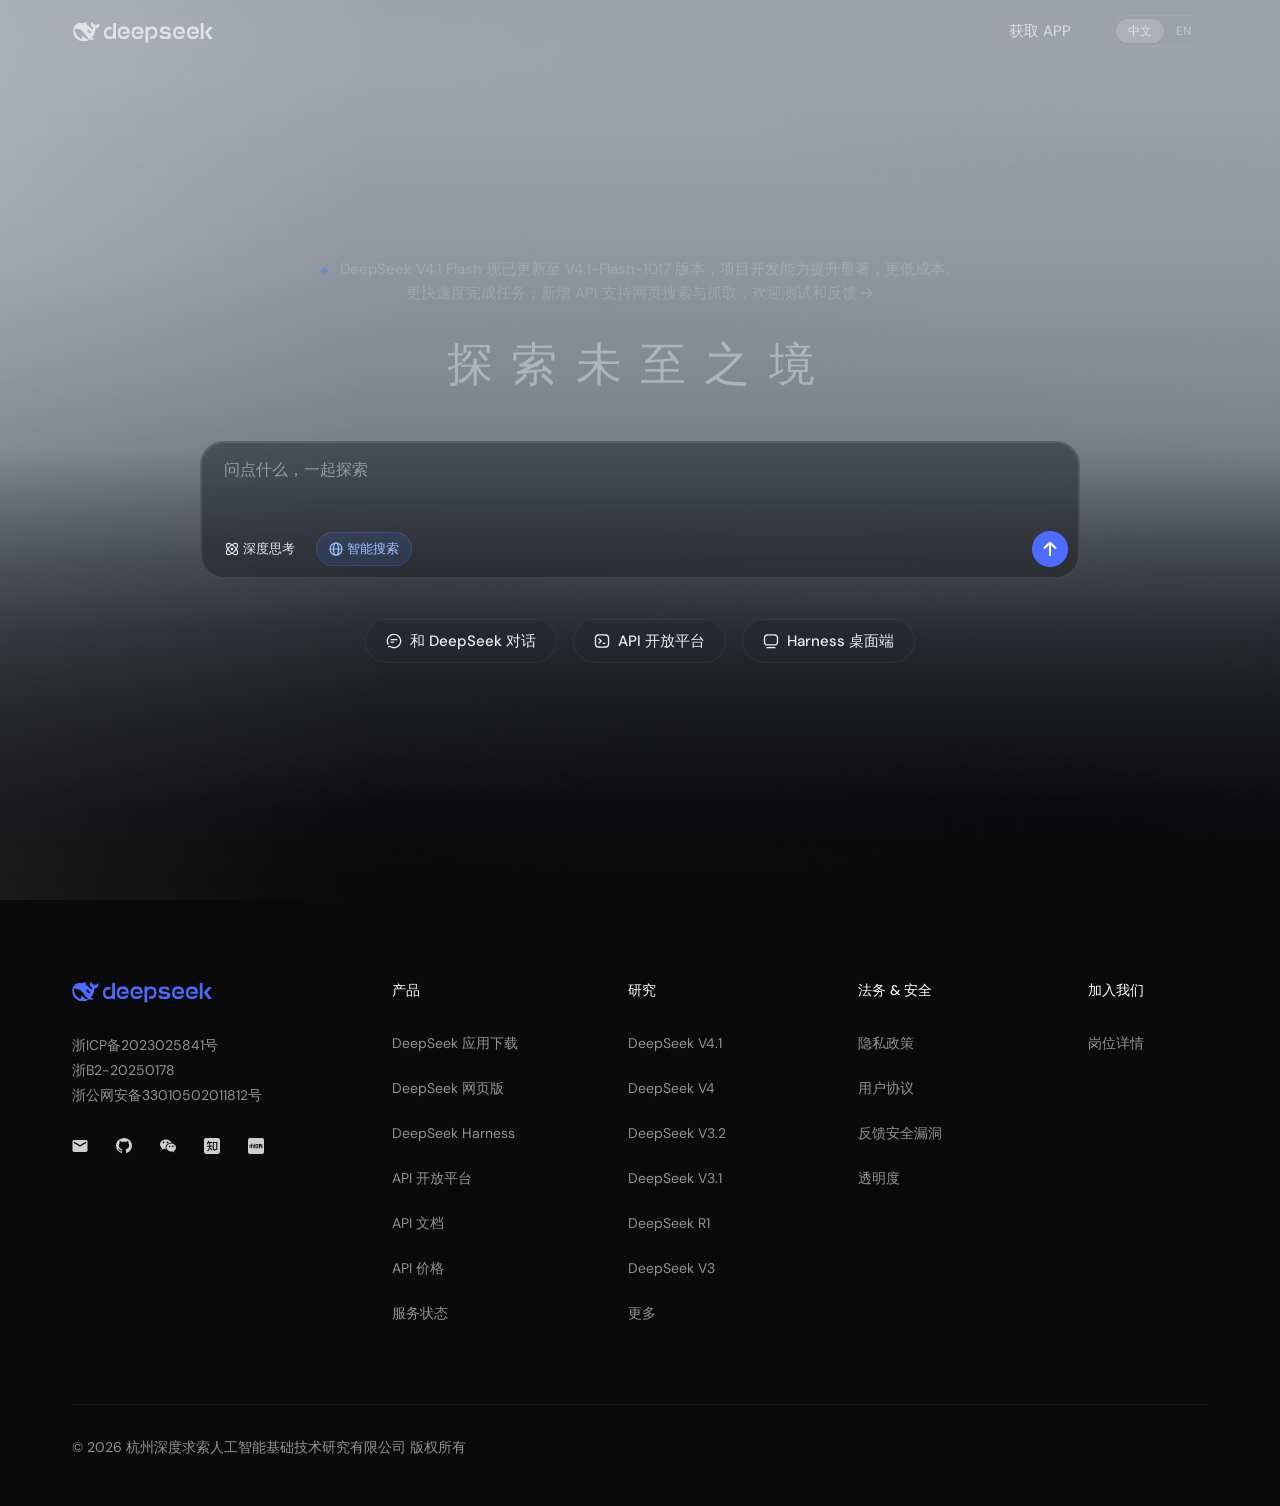
<file: index.html>
<!DOCTYPE html>
<html lang="zh-CN" data-theme="dark"><head><meta charset="utf-8"><meta name="viewport" content="width=device-width, initial-scale=1"><link rel="preload" as="image" href="assets/images/app-qrcode.png"><link rel="preload" as="image" href="assets/images/qr-wechat.png"><link rel="stylesheet" href="assets/css/ddd6172044536759.css"><link rel="stylesheet" href="assets/css/be6cf46335e70ac8.css"><link rel="stylesheet" href="assets/css/aa0e993381ed79dc.css"><title>DeepSeek | 深度求索</title><meta name="description" content="深度求索（DeepSeek），探索未至之境。专注于研究世界领先的通用人工智能底层模型与技术，开源 DeepSeek-V4、DeepSeek-R1 等前沿大模型。和 DeepSeek AI 对话，轻松接入 API。"><meta name="keywords" content="深度求索, DeepSeek, AGI, AI, LLM, DeepSeek V4, DeepSeek R1, DeepSeek API, DeepSeek Chat, 开源模型, 人工智能"><meta name="app-home" content="1"><link rel="canonical" href="https://www.deepseek.com/"><link rel="alternate" hreflang="zh-CN" href="https://www.deepseek.com/"><link rel="alternate" hreflang="en-US" href="https://www.deepseek.com/en/"><link rel="alternate" hreflang="x-default" href="https://www.deepseek.com/"><meta property="og:title" content="DeepSeek | 深度求索"><meta property="og:description" content="深度求索（DeepSeek），探索未至之境。专注于研究世界领先的通用人工智能底层模型与技术，开源 DeepSeek-V4、DeepSeek-R1 等前沿大模型。和 DeepSeek AI 对话，轻松接入 API。"><meta property="og:url" content="https://www.deepseek.com/"><meta property="og:image" content="https://www.deepseek.com/images/deepseek-social.jpg"><meta property="og:image:width" content="1200"><meta property="og:image:height" content="630"><meta property="og:image:alt" content="DeepSeek"><meta property="og:type" content="website"><meta name="twitter:card" content="summary_large_image"><meta name="twitter:title" content="DeepSeek | 深度求索"><meta name="twitter:description" content="深度求索（DeepSeek），探索未至之境。专注于研究世界领先的通用人工智能底层模型与技术，开源 DeepSeek-V4、DeepSeek-R1 等前沿大模型。和 DeepSeek AI 对话，轻松接入 API。"><meta name="twitter:image" content="https://www.deepseek.com/images/deepseek-social.jpg"><meta name="twitter:image:width" content="1200"><meta name="twitter:image:height" content="630"><meta name="twitter:image:alt" content="DeepSeek"><link rel="icon" href="assets/images/favicon.ico" type="image/x-icon"><meta name="google" content="notranslate"><style>
body.change-theme * {
  transition: none !important;
}

body.change-theme *::before {
  transition: none !important;
}

body.change-theme *::after {
  transition: none !important;
}
</style><link rel="stylesheet" href="assets/css/home.css">
</head><body class="dark"><div style="opacity: 1;"><div class="relative w-full"><div class="ds-header-wrapper"><div class="ds-header-bar " style="max-width:1280px;padding-left:0;padding-right:0"><a class="flex items-center shrink-0 text-[var(--ds-color-brand-medium-reverse)]" href="index.html"><svg width="143" height="23" viewBox="0 0 143 23" fill="none"><path d="M78.6784 18.6813H77.1077V16.2462H78.6784C79.6513 16.2462 80.6341 16.0037 81.2672 15.3298C81.9009 14.6559 82.14 13.6222 82.14 12.589C82.14 11.5559 81.9109 10.5222 81.2672 9.84884C80.6246 9.17496 79.6513 8.93245 78.6784 8.93245C77.7056 8.93245 76.7227 9.17496 76.0885 9.84884C75.4549 10.5227 75.2157 11.5559 75.2157 12.589V22.5899H72.4604V6.50684H75.2157V7.53106H75.7209C75.7756 7.46792 75.8304 7.41428 75.8857 7.36064C76.5752 6.73146 77.6307 6.50684 78.6684 6.50684C80.2944 6.50684 81.9193 6.91138 82.9849 8.03451C84.0499 9.15764 84.4265 10.8826 84.4265 12.5991C84.4265 14.3156 84.0404 16.0316 82.9849 17.1637C81.9288 18.2958 80.2944 18.6824 78.6784 18.6824V18.6813Z" fill="currentColor"></path><path d="M36.7486 6.93999H38.3188V9.37511H36.7486C35.7752 9.37511 34.7929 9.61762 34.1593 10.2915C33.5256 10.9654 33.287 11.9991 33.287 13.0323C33.287 14.0654 33.5167 15.0986 34.1593 15.7725C34.8019 16.4463 35.7752 16.6888 36.7486 16.6888C37.722 16.6888 38.7049 16.4463 39.3385 15.7725C39.9722 15.0986 40.2108 14.0654 40.2108 13.0323V3.02246H42.9655V19.115H40.2108V18.0908H39.7056C39.6503 18.1534 39.5955 18.2076 39.5402 18.2612C38.8513 18.8898 37.7952 19.115 36.7576 19.115C35.1321 19.115 33.5066 18.711 32.4416 17.5879C31.3766 16.4648 31 14.7393 31 13.0233C31 11.3073 31.3856 9.5908 32.4416 8.45873C33.5066 7.3356 35.1321 6.93999 36.7486 6.93999Z" fill="currentColor"></path><path d="M56.7855 12.8145V13.794H49.4483V11.8445H54.3151C54.2051 11.1348 53.948 10.4699 53.4887 9.98433C52.8277 9.28363 51.8079 9.03218 50.7982 9.03218C49.7886 9.03218 48.7688 9.28363 48.1078 9.98433C47.4468 10.685 47.2076 11.7545 47.2076 12.8151C47.2076 13.8756 47.4462 14.9535 48.1078 15.6452C48.7688 16.337 49.788 16.5979 50.7982 16.5979C51.8085 16.5979 52.8277 16.3465 53.4887 15.6452C53.5804 15.5463 53.6631 15.4385 53.7458 15.3306H56.4642C56.2256 16.1755 55.849 16.9393 55.2796 17.5322C54.1777 18.6911 52.479 19.1135 50.7982 19.1135C49.1175 19.1135 47.4188 18.7 46.3169 17.5322C45.215 16.3644 44.811 14.5852 44.811 12.8151C44.811 11.0449 45.2061 9.25681 46.3169 8.09792C47.4283 6.93903 49.1175 6.5166 50.7982 6.5166C52.479 6.5166 54.1777 6.93009 55.2796 8.09792C56.3904 9.26575 56.7855 11.0449 56.7855 12.8151V12.8145Z" fill="currentColor"></path><path d="M70.6151 12.8145V13.794H63.2779V11.8445H68.1447C68.0341 11.1348 67.7776 10.4699 67.3183 9.98433C66.6573 9.28363 65.6375 9.03218 64.6278 9.03218C63.6181 9.03218 62.5984 9.28363 61.9374 9.98433C61.2763 10.685 61.0372 11.7545 61.0372 12.8151C61.0372 13.8756 61.2758 14.9535 61.9374 15.6452C62.5984 16.337 63.6181 16.5979 64.6278 16.5979C65.6375 16.5979 66.6573 16.3465 67.3183 15.6452C67.4105 15.5463 67.4927 15.4385 67.5748 15.3306H70.2938C70.0546 16.1755 69.678 16.9393 69.1086 17.5322C68.0067 18.6911 66.3081 19.1135 64.6278 19.1135C62.9476 19.1135 61.2484 18.7 60.1465 17.5322C59.0446 16.3644 58.6406 14.5852 58.6406 12.8151C58.6406 11.0449 59.0357 9.25681 60.1465 8.09792C61.2579 6.93903 62.9471 6.5166 64.6278 6.5166C66.3086 6.5166 68.0067 6.93009 69.1086 8.09792C70.22 9.26575 70.6151 11.0449 70.6151 12.8151V12.8145Z" fill="currentColor"></path><path d="M92.2781 19.1146C93.9589 19.1146 95.657 18.8721 96.7589 18.1804C97.8607 17.4886 98.2653 16.437 98.2653 15.3949C98.2653 14.3528 97.8697 13.2922 96.7589 12.6094C95.657 11.9266 93.9583 11.6746 92.2781 11.6746C91.5612 11.6746 90.9002 11.5757 90.4319 11.3153C89.9637 11.0454 89.7893 10.6414 89.7893 10.2369C89.7893 9.83234 89.9547 9.41941 90.4319 9.15846C90.9002 8.88858 91.626 8.79917 92.3418 8.79917C93.0576 8.79917 93.7834 8.89808 94.2528 9.15846C94.721 9.42835 94.8954 9.83234 94.8954 10.2369H97.6959C97.6959 9.19422 97.3383 8.13424 96.3375 7.45142C95.3368 6.76861 93.803 6.5166 92.2786 6.5166C90.7543 6.5166 89.2211 6.75911 88.2197 7.45142C87.219 8.14318 86.8603 9.19422 86.8603 10.2369C86.8603 11.2796 87.2184 12.3395 88.2197 13.0224C89.2205 13.7052 90.7538 13.9572 92.2786 13.9572C93.0682 13.9572 93.941 14.0561 94.464 14.3165C94.9881 14.5774 95.1714 14.9903 95.1714 15.3949C95.1714 15.7994 94.9881 16.2124 94.464 16.4733C93.941 16.7337 93.1419 16.8326 92.3524 16.8326C91.5629 16.8326 90.7543 16.7337 90.2397 16.4733C89.7256 16.2129 89.5323 15.7994 89.5323 15.3949H86.2998C86.2998 16.4376 86.6943 17.4975 87.8063 18.1804C88.9171 18.8632 90.5979 19.1146 92.2786 19.1146H92.2781Z" fill="currentColor"></path><path d="M112.094 12.8145V13.794H104.757V11.8445H109.624C109.514 11.1348 109.257 10.4699 108.798 9.98433C108.136 9.28363 107.117 9.03218 106.106 9.03218C105.095 9.03218 104.077 9.28363 103.416 9.98433C102.755 10.685 102.517 11.7545 102.517 12.8151C102.517 13.8756 102.755 14.9535 103.416 15.6452C104.077 16.337 105.097 16.5979 106.106 16.5979C107.116 16.5979 108.136 16.3465 108.798 15.6452C108.889 15.5463 108.972 15.4385 109.054 15.3306H111.772C111.533 16.1755 111.157 16.9393 110.588 17.5322C109.486 18.6911 107.787 19.1135 106.106 19.1135C104.425 19.1135 102.727 18.7 101.625 17.5322C100.524 16.3644 100.12 14.5852 100.12 12.8151C100.12 11.0449 100.515 9.25681 101.625 8.09792C102.737 6.93903 104.427 6.5166 106.106 6.5166C107.786 6.5166 109.486 6.93009 110.588 8.09792C111.699 9.26575 112.093 11.0449 112.093 12.8151L112.094 12.8145Z" fill="currentColor"></path><path d="M125.924 12.8145V13.794H118.586V11.8445H123.453C123.344 11.1348 123.086 10.4699 122.627 9.98433C121.966 9.28363 120.947 9.03218 119.936 9.03218C118.926 9.03218 117.907 9.28363 117.246 9.98433C116.585 10.685 116.346 11.7545 116.346 12.8151C116.346 13.8756 116.585 14.9535 117.246 15.6452C117.907 16.337 118.927 16.5979 119.936 16.5979C120.946 16.5979 121.966 16.3465 122.627 15.6452C122.719 15.5463 122.801 15.4385 122.884 15.3306H125.602C125.363 16.1755 124.987 16.9393 124.418 17.5322C123.316 18.6911 121.617 19.1135 119.936 19.1135C118.256 19.1135 116.558 18.7 115.456 17.5322C114.354 16.3644 113.949 14.5852 113.949 12.8151C113.949 11.0449 114.344 9.25681 115.456 8.09792C116.566 6.93903 118.256 6.5166 119.936 6.5166C121.617 6.5166 123.315 6.93009 124.418 8.09792C125.529 9.26575 125.924 11.0449 125.924 12.8151V12.8145Z" fill="currentColor"></path><path d="M130.524 3.02246H127.77V19.115H130.524V3.02246Z" fill="currentColor"></path><path d="M135.227 12.4374L139.744 19.1136H136.337L131.819 12.4374L136.337 7.07324H139.744L135.227 12.4374Z" fill="currentColor"></path><g clip-path="url(#clip0_logo)"><path d="M26.5174 3.39471C26.235 3.2567 26.1137 3.52006 25.9487 3.65346C25.8923 3.69659 25.8446 3.75294 25.7969 3.80469C25.3846 4.24516 24.9027 4.53439 24.2737 4.49989C23.3536 4.44814 22.5682 4.73737 21.8735 5.44119C21.7258 4.57349 21.2353 4.0554 20.4889 3.72304C20.0985 3.55054 19.7034 3.37746 19.4297 3.00197C19.2388 2.73459 19.1865 2.43673 19.091 2.14289C19.0301 1.96579 18.9697 1.78466 18.7656 1.75418C18.5442 1.71968 18.4574 1.90541 18.3705 2.06067C18.0232 2.69549 17.8887 3.39471 17.9019 4.10313C17.9324 5.6965 18.6051 6.96556 19.9421 7.86834C20.0939 7.97184 20.133 8.07535 20.0852 8.22658C19.9938 8.53766 19.8857 8.83955 19.7903 9.15063C19.7293 9.34901 19.6384 9.39271 19.4257 9.30588C18.692 8.9994 18.0583 8.54571 17.4982 7.99772C16.5477 7.07827 15.6881 6.06336 14.6162 5.26869C14.3644 5.08296 14.1125 4.91045 13.8521 4.746C12.7584 3.68394 13.9952 2.81164 14.2816 2.70814C14.5812 2.60003 14.3857 2.22857 13.4179 2.23317C12.4502 2.2372 11.5646 2.56151 10.4359 2.99335C10.2708 3.05832 10.0972 3.10547 9.91951 3.14457C8.8954 2.95022 7.83162 2.90709 6.72069 3.03245C4.62877 3.26533 2.95777 4.25436 1.72954 5.94261C0.254043 7.97184 -0.0932678 10.2777 0.33167 12.6824C0.778458 15.2171 2.07225 17.3153 4.06008 18.9558C6.12152 20.6567 8.49577 21.4905 11.2047 21.3306C12.8498 21.2358 14.6812 21.0155 16.7473 19.2669C17.2682 19.5262 17.8151 19.6297 18.7219 19.7074C19.4205 19.7723 20.0933 19.6729 20.6143 19.5648C21.4302 19.3923 21.3739 18.6367 21.0789 18.4981C18.6874 17.3843 19.2124 17.8374 18.7351 17.4706C19.9501 16.033 21.8063 13.4776 22.379 9.99821C22.4353 9.61409 22.5072 9.073 22.4986 8.76192C22.494 8.57216 22.5377 8.49856 22.7545 8.47671C23.3536 8.40771 23.935 8.24383 24.4692 7.94999C26.0188 7.10357 26.6439 5.71318 26.7911 4.04678C26.8129 3.79204 26.7865 3.52869 26.5174 3.39471ZM13.0143 18.3946C10.6964 16.5724 9.5722 15.9726 9.10816 15.9985C8.67402 16.0244 8.75222 16.5212 8.84768 16.8449C8.94773 17.1646 9.07768 17.3849 9.25996 17.6655C9.38589 17.8512 9.47272 18.1272 9.13404 18.3348C8.38766 18.7965 7.08985 18.1796 7.0289 18.1491C5.51833 17.2595 4.25559 16.0853 3.36546 14.4793C2.50581 12.9337 2.0067 11.2753 1.92447 9.50542C1.90262 9.07818 2.02855 8.92695 2.45406 8.84932C3.01413 8.74582 3.59144 8.72397 4.15093 8.80619C6.51656 9.15178 8.53027 10.2092 10.2185 11.8848C11.1822 12.8388 11.9114 13.979 12.6623 15.0929C13.461 16.2757 14.3201 17.4027 15.4144 18.3268C15.8008 18.6505 16.109 18.8966 16.404 19.0783C15.5144 19.1778 14.0297 19.1991 13.0143 18.3958V18.3946ZM14.1252 11.2489C14.1252 11.0591 14.277 10.9079 14.4679 10.9079C14.511 10.9079 14.5501 10.9165 14.5852 10.9292C14.6329 10.9464 14.6766 10.9723 14.7111 11.0114C14.7721 11.0718 14.8066 11.158 14.8066 11.2489C14.8066 11.4386 14.6548 11.5899 14.4639 11.5899C14.273 11.5899 14.1252 11.4386 14.1252 11.2489ZM17.5759 13.0188C17.3545 13.1096 17.1331 13.1873 16.9203 13.1959C16.5903 13.2131 16.2303 13.0791 16.0348 12.9153C15.7312 12.6605 15.5139 12.5179 15.423 12.0734C15.3839 11.8837 15.4057 11.5899 15.4402 11.4214C15.5185 11.0585 15.4316 10.8257 15.1757 10.614C14.9676 10.4415 14.7025 10.3938 14.4115 10.3938C14.3029 10.3938 14.2034 10.3461 14.1292 10.3076C14.0079 10.2472 13.9078 10.096 14.0033 9.91023C14.0338 9.84985 14.1815 9.70322 14.216 9.67734C14.6111 9.45251 15.0665 9.52612 15.488 9.6946C15.8784 9.85445 16.174 10.1477 16.5989 10.5623C17.033 11.0631 17.1112 11.2011 17.3585 11.5772C17.554 11.871 17.7317 12.1729 17.8536 12.5185C17.9272 12.7341 17.8317 12.9107 17.5759 13.0188Z" fill="currentColor"></path></g><defs><clipPath id="clip0_logo"><rect width="26.634" height="19.6" fill="white" transform="translate(0.163086 1.75)"></rect></clipPath></defs></svg></a><div class="hidden md:flex items-center gap-ds-5"><div class="ds-qr-trigger   relative "><button class="ds-btn-ghost ds-btn-s min-w-[80px] ds-btn-nav">获取 APP</button><div class="ds-qr-menu absolute top-full left-1/2 -translate-x-1/2 z-50"><div class="ds-glass-dropdown ds-qr-panel w-[180px] p-ds-3 flex flex-col items-center gap-ds-2 mt-ds-3" style="--qr-anim-from:translateY(-4px)"><img src="assets/images/app-qrcode.png" alt="QR Code" class="w-full aspect-square rounded-ds-media"><span class="ds-text-xs text-ds-secondary text-center">扫码下载 DeepSeek App</span></div></div></div><div class="ml-ds-1"><div class="ds-locale-toggle"><button type="button" class="ds-locale-toggle-item is-active">中文</button><button type="button" class="ds-locale-toggle-item ">EN</button></div></div></div><button class="md:hidden flex items-center justify-center w-10 h-10 text-ds-primary"><svg width="24" height="24" viewBox="0 0 24 24" fill="none"><path d="M3 6h18M3 12h18M3 18h18" stroke="currentColor" stroke-width="1.5" stroke-linecap="round"></path></svg></button></div></div><div class="ds-mobile-menu "><div class="ds-mobile-menu-header"><a class="flex items-center text-[var(--ds-color-brand-medium-reverse)]" href="index.html"><svg width="143" height="23" viewBox="0 0 143 23" fill="none"><path d="M78.6784 18.6813H77.1077V16.2462H78.6784C79.6513 16.2462 80.6341 16.0037 81.2672 15.3298C81.9009 14.6559 82.14 13.6222 82.14 12.589C82.14 11.5559 81.9109 10.5222 81.2672 9.84884C80.6246 9.17496 79.6513 8.93245 78.6784 8.93245C77.7056 8.93245 76.7227 9.17496 76.0885 9.84884C75.4549 10.5227 75.2157 11.5559 75.2157 12.589V22.5899H72.4604V6.50684H75.2157V7.53106H75.7209C75.7756 7.46792 75.8304 7.41428 75.8857 7.36064C76.5752 6.73146 77.6307 6.50684 78.6684 6.50684C80.2944 6.50684 81.9193 6.91138 82.9849 8.03451C84.0499 9.15764 84.4265 10.8826 84.4265 12.5991C84.4265 14.3156 84.0404 16.0316 82.9849 17.1637C81.9288 18.2958 80.2944 18.6824 78.6784 18.6824V18.6813Z" fill="currentColor"></path><path d="M36.7486 6.93999H38.3188V9.37511H36.7486C35.7752 9.37511 34.7929 9.61762 34.1593 10.2915C33.5256 10.9654 33.287 11.9991 33.287 13.0323C33.287 14.0654 33.5167 15.0986 34.1593 15.7725C34.8019 16.4463 35.7752 16.6888 36.7486 16.6888C37.722 16.6888 38.7049 16.4463 39.3385 15.7725C39.9722 15.0986 40.2108 14.0654 40.2108 13.0323V3.02246H42.9655V19.115H40.2108V18.0908H39.7056C39.6503 18.1534 39.5955 18.2076 39.5402 18.2612C38.8513 18.8898 37.7952 19.115 36.7576 19.115C35.1321 19.115 33.5066 18.711 32.4416 17.5879C31.3766 16.4648 31 14.7393 31 13.0233C31 11.3073 31.3856 9.5908 32.4416 8.45873C33.5066 7.3356 35.1321 6.93999 36.7486 6.93999Z" fill="currentColor"></path><path d="M56.7855 12.8145V13.794H49.4483V11.8445H54.3151C54.2051 11.1348 53.948 10.4699 53.4887 9.98433C52.8277 9.28363 51.8079 9.03218 50.7982 9.03218C49.7886 9.03218 48.7688 9.28363 48.1078 9.98433C47.4468 10.685 47.2076 11.7545 47.2076 12.8151C47.2076 13.8756 47.4462 14.9535 48.1078 15.6452C48.7688 16.337 49.788 16.5979 50.7982 16.5979C51.8085 16.5979 52.8277 16.3465 53.4887 15.6452C53.5804 15.5463 53.6631 15.4385 53.7458 15.3306H56.4642C56.2256 16.1755 55.849 16.9393 55.2796 17.5322C54.1777 18.6911 52.479 19.1135 50.7982 19.1135C49.1175 19.1135 47.4188 18.7 46.3169 17.5322C45.215 16.3644 44.811 14.5852 44.811 12.8151C44.811 11.0449 45.2061 9.25681 46.3169 8.09792C47.4283 6.93903 49.1175 6.5166 50.7982 6.5166C52.479 6.5166 54.1777 6.93009 55.2796 8.09792C56.3904 9.26575 56.7855 11.0449 56.7855 12.8151V12.8145Z" fill="currentColor"></path><path d="M70.6151 12.8145V13.794H63.2779V11.8445H68.1447C68.0341 11.1348 67.7776 10.4699 67.3183 9.98433C66.6573 9.28363 65.6375 9.03218 64.6278 9.03218C63.6181 9.03218 62.5984 9.28363 61.9374 9.98433C61.2763 10.685 61.0372 11.7545 61.0372 12.8151C61.0372 13.8756 61.2758 14.9535 61.9374 15.6452C62.5984 16.337 63.6181 16.5979 64.6278 16.5979C65.6375 16.5979 66.6573 16.3465 67.3183 15.6452C67.4105 15.5463 67.4927 15.4385 67.5748 15.3306H70.2938C70.0546 16.1755 69.678 16.9393 69.1086 17.5322C68.0067 18.6911 66.3081 19.1135 64.6278 19.1135C62.9476 19.1135 61.2484 18.7 60.1465 17.5322C59.0446 16.3644 58.6406 14.5852 58.6406 12.8151C58.6406 11.0449 59.0357 9.25681 60.1465 8.09792C61.2579 6.93903 62.9471 6.5166 64.6278 6.5166C66.3086 6.5166 68.0067 6.93009 69.1086 8.09792C70.22 9.26575 70.6151 11.0449 70.6151 12.8151V12.8145Z" fill="currentColor"></path><path d="M92.2781 19.1146C93.9589 19.1146 95.657 18.8721 96.7589 18.1804C97.8607 17.4886 98.2653 16.437 98.2653 15.3949C98.2653 14.3528 97.8697 13.2922 96.7589 12.6094C95.657 11.9266 93.9583 11.6746 92.2781 11.6746C91.5612 11.6746 90.9002 11.5757 90.4319 11.3153C89.9637 11.0454 89.7893 10.6414 89.7893 10.2369C89.7893 9.83234 89.9547 9.41941 90.4319 9.15846C90.9002 8.88858 91.626 8.79917 92.3418 8.79917C93.0576 8.79917 93.7834 8.89808 94.2528 9.15846C94.721 9.42835 94.8954 9.83234 94.8954 10.2369H97.6959C97.6959 9.19422 97.3383 8.13424 96.3375 7.45142C95.3368 6.76861 93.803 6.5166 92.2786 6.5166C90.7543 6.5166 89.2211 6.75911 88.2197 7.45142C87.219 8.14318 86.8603 9.19422 86.8603 10.2369C86.8603 11.2796 87.2184 12.3395 88.2197 13.0224C89.2205 13.7052 90.7538 13.9572 92.2786 13.9572C93.0682 13.9572 93.941 14.0561 94.464 14.3165C94.9881 14.5774 95.1714 14.9903 95.1714 15.3949C95.1714 15.7994 94.9881 16.2124 94.464 16.4733C93.941 16.7337 93.1419 16.8326 92.3524 16.8326C91.5629 16.8326 90.7543 16.7337 90.2397 16.4733C89.7256 16.2129 89.5323 15.7994 89.5323 15.3949H86.2998C86.2998 16.4376 86.6943 17.4975 87.8063 18.1804C88.9171 18.8632 90.5979 19.1146 92.2786 19.1146H92.2781Z" fill="currentColor"></path><path d="M112.094 12.8145V13.794H104.757V11.8445H109.624C109.514 11.1348 109.257 10.4699 108.798 9.98433C108.136 9.28363 107.117 9.03218 106.106 9.03218C105.095 9.03218 104.077 9.28363 103.416 9.98433C102.755 10.685 102.517 11.7545 102.517 12.8151C102.517 13.8756 102.755 14.9535 103.416 15.6452C104.077 16.337 105.097 16.5979 106.106 16.5979C107.116 16.5979 108.136 16.3465 108.798 15.6452C108.889 15.5463 108.972 15.4385 109.054 15.3306H111.772C111.533 16.1755 111.157 16.9393 110.588 17.5322C109.486 18.6911 107.787 19.1135 106.106 19.1135C104.425 19.1135 102.727 18.7 101.625 17.5322C100.524 16.3644 100.12 14.5852 100.12 12.8151C100.12 11.0449 100.515 9.25681 101.625 8.09792C102.737 6.93903 104.427 6.5166 106.106 6.5166C107.786 6.5166 109.486 6.93009 110.588 8.09792C111.699 9.26575 112.093 11.0449 112.093 12.8151L112.094 12.8145Z" fill="currentColor"></path><path d="M125.924 12.8145V13.794H118.586V11.8445H123.453C123.344 11.1348 123.086 10.4699 122.627 9.98433C121.966 9.28363 120.947 9.03218 119.936 9.03218C118.926 9.03218 117.907 9.28363 117.246 9.98433C116.585 10.685 116.346 11.7545 116.346 12.8151C116.346 13.8756 116.585 14.9535 117.246 15.6452C117.907 16.337 118.927 16.5979 119.936 16.5979C120.946 16.5979 121.966 16.3465 122.627 15.6452C122.719 15.5463 122.801 15.4385 122.884 15.3306H125.602C125.363 16.1755 124.987 16.9393 124.418 17.5322C123.316 18.6911 121.617 19.1135 119.936 19.1135C118.256 19.1135 116.558 18.7 115.456 17.5322C114.354 16.3644 113.949 14.5852 113.949 12.8151C113.949 11.0449 114.344 9.25681 115.456 8.09792C116.566 6.93903 118.256 6.5166 119.936 6.5166C121.617 6.5166 123.315 6.93009 124.418 8.09792C125.529 9.26575 125.924 11.0449 125.924 12.8151V12.8145Z" fill="currentColor"></path><path d="M130.524 3.02246H127.77V19.115H130.524V3.02246Z" fill="currentColor"></path><path d="M135.227 12.4374L139.744 19.1136H136.337L131.819 12.4374L136.337 7.07324H139.744L135.227 12.4374Z" fill="currentColor"></path><g clip-path="url(#clip0_logo)"><path d="M26.5174 3.39471C26.235 3.2567 26.1137 3.52006 25.9487 3.65346C25.8923 3.69659 25.8446 3.75294 25.7969 3.80469C25.3846 4.24516 24.9027 4.53439 24.2737 4.49989C23.3536 4.44814 22.5682 4.73737 21.8735 5.44119C21.7258 4.57349 21.2353 4.0554 20.4889 3.72304C20.0985 3.55054 19.7034 3.37746 19.4297 3.00197C19.2388 2.73459 19.1865 2.43673 19.091 2.14289C19.0301 1.96579 18.9697 1.78466 18.7656 1.75418C18.5442 1.71968 18.4574 1.90541 18.3705 2.06067C18.0232 2.69549 17.8887 3.39471 17.9019 4.10313C17.9324 5.6965 18.6051 6.96556 19.9421 7.86834C20.0939 7.97184 20.133 8.07535 20.0852 8.22658C19.9938 8.53766 19.8857 8.83955 19.7903 9.15063C19.7293 9.34901 19.6384 9.39271 19.4257 9.30588C18.692 8.9994 18.0583 8.54571 17.4982 7.99772C16.5477 7.07827 15.6881 6.06336 14.6162 5.26869C14.3644 5.08296 14.1125 4.91045 13.8521 4.746C12.7584 3.68394 13.9952 2.81164 14.2816 2.70814C14.5812 2.60003 14.3857 2.22857 13.4179 2.23317C12.4502 2.2372 11.5646 2.56151 10.4359 2.99335C10.2708 3.05832 10.0972 3.10547 9.91951 3.14457C8.8954 2.95022 7.83162 2.90709 6.72069 3.03245C4.62877 3.26533 2.95777 4.25436 1.72954 5.94261C0.254043 7.97184 -0.0932678 10.2777 0.33167 12.6824C0.778458 15.2171 2.07225 17.3153 4.06008 18.9558C6.12152 20.6567 8.49577 21.4905 11.2047 21.3306C12.8498 21.2358 14.6812 21.0155 16.7473 19.2669C17.2682 19.5262 17.8151 19.6297 18.7219 19.7074C19.4205 19.7723 20.0933 19.6729 20.6143 19.5648C21.4302 19.3923 21.3739 18.6367 21.0789 18.4981C18.6874 17.3843 19.2124 17.8374 18.7351 17.4706C19.9501 16.033 21.8063 13.4776 22.379 9.99821C22.4353 9.61409 22.5072 9.073 22.4986 8.76192C22.494 8.57216 22.5377 8.49856 22.7545 8.47671C23.3536 8.40771 23.935 8.24383 24.4692 7.94999C26.0188 7.10357 26.6439 5.71318 26.7911 4.04678C26.8129 3.79204 26.7865 3.52869 26.5174 3.39471ZM13.0143 18.3946C10.6964 16.5724 9.5722 15.9726 9.10816 15.9985C8.67402 16.0244 8.75222 16.5212 8.84768 16.8449C8.94773 17.1646 9.07768 17.3849 9.25996 17.6655C9.38589 17.8512 9.47272 18.1272 9.13404 18.3348C8.38766 18.7965 7.08985 18.1796 7.0289 18.1491C5.51833 17.2595 4.25559 16.0853 3.36546 14.4793C2.50581 12.9337 2.0067 11.2753 1.92447 9.50542C1.90262 9.07818 2.02855 8.92695 2.45406 8.84932C3.01413 8.74582 3.59144 8.72397 4.15093 8.80619C6.51656 9.15178 8.53027 10.2092 10.2185 11.8848C11.1822 12.8388 11.9114 13.979 12.6623 15.0929C13.461 16.2757 14.3201 17.4027 15.4144 18.3268C15.8008 18.6505 16.109 18.8966 16.404 19.0783C15.5144 19.1778 14.0297 19.1991 13.0143 18.3958V18.3946ZM14.1252 11.2489C14.1252 11.0591 14.277 10.9079 14.4679 10.9079C14.511 10.9079 14.5501 10.9165 14.5852 10.9292C14.6329 10.9464 14.6766 10.9723 14.7111 11.0114C14.7721 11.0718 14.8066 11.158 14.8066 11.2489C14.8066 11.4386 14.6548 11.5899 14.4639 11.5899C14.273 11.5899 14.1252 11.4386 14.1252 11.2489ZM17.5759 13.0188C17.3545 13.1096 17.1331 13.1873 16.9203 13.1959C16.5903 13.2131 16.2303 13.0791 16.0348 12.9153C15.7312 12.6605 15.5139 12.5179 15.423 12.0734C15.3839 11.8837 15.4057 11.5899 15.4402 11.4214C15.5185 11.0585 15.4316 10.8257 15.1757 10.614C14.9676 10.4415 14.7025 10.3938 14.4115 10.3938C14.3029 10.3938 14.2034 10.3461 14.1292 10.3076C14.0079 10.2472 13.9078 10.096 14.0033 9.91023C14.0338 9.84985 14.1815 9.70322 14.216 9.67734C14.6111 9.45251 15.0665 9.52612 15.488 9.6946C15.8784 9.85445 16.174 10.1477 16.5989 10.5623C17.033 11.0631 17.1112 11.2011 17.3585 11.5772C17.554 11.871 17.7317 12.1729 17.8536 12.5185C17.9272 12.7341 17.8317 12.9107 17.5759 13.0188Z" fill="currentColor"></path></g><defs><clipPath id="clip0_logo"><rect width="26.634" height="19.6" fill="white" transform="translate(0.163086 1.75)"></rect></clipPath></defs></svg></a><button class="flex items-center justify-center w-10 h-10 text-ds-primary"><svg width="24" height="24" viewBox="0 0 24 24" fill="none"><path d="M6 6l12 12M6 18L18 6" stroke="currentColor" stroke-width="1.5" stroke-linecap="round"></path></svg></button></div><nav class="ds-mobile-menu-body"><a href="https://chat.deepseek.com/" target="_blank" rel="noopener noreferrer" class="ds-mobile-menu-item">DeepSeek 网页版</a><a href="https://www.deepseek.com/harness/" target="_blank" rel="noopener noreferrer" class="ds-mobile-menu-item">DeepSeek Harness</a><a href="platform.html" target="_blank" rel="noopener noreferrer" class="ds-mobile-menu-item">API 开放平台</a><a href="https://api-docs.deepseek.com/zh-cn/" target="_blank" rel="noopener noreferrer" class="ds-mobile-menu-item">API 文档</a><a href="https://www.deepseek.com/download/" target="_blank" rel="noopener noreferrer" class="ds-mobile-menu-item">DeepSeek 应用下载</a><a href="https://talent.deepseek.com/" target="_blank" rel="noopener noreferrer" class="ds-mobile-menu-item">加入我们</a></nav><div class="flex py-ds-4 pl-ds-5"><div class="ds-locale-toggle"><button type="button" class="ds-locale-toggle-item is-active">中文</button><button type="button" class="ds-locale-toggle-item ">EN</button></div></div></div><main class="flex flex-col w-full"><section class="ds-hero-section relative flex flex-col items-center justify-center overflow-hidden w-full pb-6" style="background:linear-gradient(180deg, #9cc1e7 0%, rgba(250, 250, 250, 0) 100%)"><div class="absolute inset-0 z-0 overflow-hidden" style="mask:linear-gradient(#000000fc 0%, #000000e8 8.98%, transparent 100%);-webkit-mask:linear-gradient(#000000fc 0%, #000000e8 8.98%, transparent 100%)"><canvas style="position: absolute; top: 0px; left: 0px; width: 100%; height: 100%;" width="1080" height="1020"></canvas></div><div class="absolute inset-0 z-[5]" style="mask:linear-gradient(#000000fc 0%, #000000e8 8.98%, transparent 100%);-webkit-mask:linear-gradient(#000000fc 0%, #000000e8 8.98%, transparent 100%)"><canvas aria-hidden="true" class="ds-flow-field-canvas" style="position:absolute;top:0;left:0;width:100%;height:100%;background:transparent;pointer-events:none" width="1080" height="1020"></canvas></div><div class="relative z-10 flex flex-col items-center w-full max-w-[1080px] px-6 pt-[64px] md:pt-[64px] gap-ds-7"><div class="flex flex-col items-center gap-[24px]" style="opacity: 1; transform: none;"><a class="group ds-text-body-sm text-ds-primary no-underline hover:text-ds-primary-bluish transition-all max-w-[640px] text-center" href="https://api-docs.deepseek.com/zh-cn/guides/search/" target="_blank" rel="noopener noreferrer"><span class="inline-flex items-center h-[1lh] align-bottom mr-1.5"><picture class="ds-sparkle-picture" aria-hidden="true"><source media="(prefers-reduced-motion: reduce)" srcset="[data-uri]"><img src="assets/images/homepage-sparkle-60fps.png" alt="" width="14" height="14" class="ds-sparkle-image"></picture></span><span class="opacity-[0.55] group-hover:opacity-100 transition-opacity">DeepSeek V4.1 Flash 现已更新至 V4.1-Flash-1017 版本，项目开发能力提升显著，更低成本、更快速度完成任务；新增 API 支持网页搜索与抓取，欢迎测试和反馈</span><span class="inline-flex items-center h-[1lh] align-bottom ml-0.5 opacity-[0.55] group-hover:opacity-100 transition-all duration-200 group-hover:translate-x-0.5"><svg width="16" height="16" viewBox="0 0 16 16" fill="none"><path d="M9.12947 3.44043L11.9556 6.26758C12.2104 6.52235 12.44 6.74965 12.606 6.95605C12.7797 7.17203 12.9345 7.42403 12.9849 7.74219C13.0119 7.91292 13.0119 8.08708 12.9849 8.25781C12.9345 8.57601 12.7798 8.82795 12.606 9.04395C12.44 9.25038 12.2105 9.47761 11.9556 9.73242L9.12947 12.5596L8.66951 13.0186L7.75056 12.0996L8.20955 11.6396L11.0367 8.81348C11.093 8.75714 11.1441 8.70445 11.192 8.65625H2.23103V7.35547H11.2037C11.1527 7.30398 11.0976 7.24747 11.0367 7.18652L8.20955 4.36035L7.75056 3.90039L8.66951 2.98145L9.12947 3.44043Z" fill="currentColor"></path></svg></span></a><div class="ds-cursor-region"><h1 class="ds-text-slogan ds-hero-slogan text-ds-primary-bluish whitespace-pre-line w-fit text-center" style="opacity:0.92"><span data-cursor="blend">探索未至之境</span></h1></div></div><div class="flex flex-col items-center w-full max-w-[880px] gap-[40px]" style="opacity: 1; transform: none;"><div class="ds-glass-card ds-input-wrapper flex flex-col gap-[4px] w-full pt-[4px] pb-[10px] px-[10px] border-2"><textarea rows="2" maxlength="800" data-lenis-prevent="true" class="hero-input w-full min-h-[80px] max-h-[300px] bg-transparent p-ds-3 text-base font-ds-sans font-normal leading-[1.4em] outline-none border-none text-ds-primary overflow-y-auto resize-none" placeholder="问点什么，一起探索"></textarea><div class="flex items-center justify-between w-full"><div class="flex items-center gap-[8px]"><button type="button" class="ds-hero-toggle-btn inline-flex items-center gap-[4px] h-[34px] px-[12px] rounded-[18px] text-[13px] font-medium select-none cursor-pointer outline-none " aria-label="深度思考" aria-pressed="false"><div class="ds-lottie-toggle-icon" aria-hidden="true"><div style="width: 14px; height: 14px;"><svg xmlns="http://www.w3.org/2000/svg" xmlns:xlink="http://www.w3.org/1999/xlink" viewBox="0 0 16 16" width="16" height="16" preserveAspectRatio="xMidYMid meet" style="width: 100%; height: 100%; transform: translate3d(0px, 0px, 0px); content-visibility: visible;"><defs><clipPath id="__lottie_element_2"><rect width="16" height="16" x="0" y="0"></rect></clipPath></defs><g clip-path="url(#__lottie_element_2)"><g style="display: block;" transform="matrix(1,0,0,1,0,0)" opacity="1"><g opacity="1" transform="matrix(1,0,0,1,0,0)"><path fill="rgb(15,17,20)" fill-opacity="1" d=" M8,6.769999980926514 C8.678836822509766,6.769999980926514 9.229999542236328,7.321163177490234 9.229999542236328,8 C9.229999542236328,8.678836822509766 8.678836822509766,9.229999542236328 8,9.229999542236328 C7.321163177490234,9.229999542236328 6.769999980926514,8.678836822509766 6.769999980926514,8 C6.769999980926514,7.321163177490234 7.321163177490234,6.769999980926514 8,6.769999980926514z"></path></g></g><g style="display: block;" transform="matrix(1,0,0,1,0,0)" opacity="1"><g opacity="1" transform="matrix(1,0,0,1,0,0)"><path stroke-linecap="round" stroke-linejoin="round" fill-opacity="0" stroke="rgb(15,17,20)" stroke-opacity="1" stroke-width="1.4" d=" M10.730999946594238,10.730999946594238 C7.526000022888184,13.935999870300293 3.7060000896453857,15.3100004196167 2.197999954223633,13.802000045776367 C0.6899999976158142,12.293999671936035 2.065000057220459,8.473999977111816 5.269999980926514,5.269000053405762 C8.475000381469727,2.063999891281128 12.293999671936035,0.6899999976158142 13.802000045776367,2.197999954223633 C15.3100004196167,3.7060000896453857 13.935999870300293,7.526000022888184 10.730999946594238,10.730999946594238z"></path></g></g><g style="display: block;" transform="matrix(1,0,0,1,0,0)" opacity="1"><g opacity="1" transform="matrix(1,0,0,1,0,0)"><path stroke-linecap="round" stroke-linejoin="round" fill-opacity="0" stroke="rgb(15,17,20)" stroke-opacity="1" stroke-width="1.4" d=" M10.730999946594238,5.269000053405762 C13.935999870300293,8.473999977111816 15.3100004196167,12.293999671936035 13.802000045776367,13.802000045776367 C12.293999671936035,15.3100004196167 8.475000381469727,13.935999870300293 5.269999980926514,10.730999946594238 C2.065000057220459,7.526000022888184 0.6899999976158142,3.7060000896453857 2.197999954223633,2.197999954223633 C3.7060000896453857,0.6899999976158142 7.526000022888184,2.063999891281128 10.730999946594238,5.269000053405762z"></path></g></g></g></svg></div></div><span class="hidden min-[440px]:inline">深度思考</span></button><button type="button" class="ds-hero-toggle-btn inline-flex items-center gap-[4px] h-[34px] px-[12px] rounded-[18px] text-[13px] font-medium select-none cursor-pointer outline-none ds-hero-toggle-btn--selected" aria-label="智能搜索" aria-pressed="true"><div class="ds-lottie-toggle-icon" aria-hidden="true"><div style="width: 14px; height: 14px;"><svg xmlns="http://www.w3.org/2000/svg" xmlns:xlink="http://www.w3.org/1999/xlink" viewBox="0 0 16 16" width="16" height="16" preserveAspectRatio="xMidYMid meet" style="width: 100%; height: 100%; transform: translate3d(0px, 0px, 0px); content-visibility: visible;"><defs><clipPath id="__lottie_element_13"><rect width="16" height="16" x="0" y="0"></rect></clipPath></defs><g clip-path="url(#__lottie_element_13)"><g style="display: none;"><g><path stroke-linecap="round" stroke-linejoin="round" fill-opacity="0"></path></g></g><g style="display: block;" transform="matrix(1,0,0,1,0,0)" opacity="1"><g opacity="1" transform="matrix(1,0,0,1,0,0)"><path stroke-linecap="round" stroke-linejoin="round" fill-opacity="0" stroke="rgb(15,17,20)" stroke-opacity="1" stroke-width="1.4" d=" M7.999599933624268,14.849200248718262 C9.598299980163574,14.849200248718262 10.894100189208984,11.78279972076416 10.894100189208984,8 C10.894100189208984,4.217199802398682 9.598299980163574,1.1509000062942505 7.999599933624268,1.1509000062942505"></path></g></g><g style="display: block;" transform="matrix(1,0,0,1,0,0)" opacity="1"><g opacity="1" transform="matrix(1,0,0,1,0,0)"><path stroke-linecap="round" stroke-linejoin="round" fill-opacity="0" stroke="rgb(15,17,20)" stroke-opacity="1" stroke-width="1.4" d=" M7.999599933624268,14.849200248718262 C6.400899887084961,14.849200248718262 5.105000019073486,11.78279972076416 5.105000019073486,8 C5.105000019073486,4.217199802398682 6.400899887084961,1.1509000062942505 7.999599933624268,1.1509000062942505"></path></g></g><g style="display: block;" transform="matrix(1,0,0,1,0,0)" opacity="1"><g opacity="1" transform="matrix(1,0,0,1,0,0)"><path stroke-linecap="round" stroke-linejoin="round" fill-opacity="0" stroke="rgb(15,17,20)" stroke-opacity="1" stroke-width="1.4" d=" M7.999599933624268,1.1509000062942505 C11.782400131225586,1.1509000062942505 14.848699569702148,4.217199802398682 14.848699569702148,8 C14.848699569702148,11.78279972076416 11.782400131225586,14.849200248718262 7.999599933624268,14.849200248718262 C4.216800212860107,14.849200248718262 1.1504000425338745,11.78279972076416 1.1504000425338745,8 C1.1504000425338745,4.217199802398682 4.216800212860107,1.1509000062942505 7.999599933624268,1.1509000062942505z"></path></g><g opacity="1" transform="matrix(1,0,0,1,0,0)"><path stroke-linecap="round" stroke-linejoin="round" fill-opacity="0" stroke="rgb(15,17,20)" stroke-opacity="1" stroke-width="1.4" d=" M1.6399999856948853,8 C1.6399999856948853,8 14.359999656677246,8 14.359999656677246,8"></path></g></g></g></svg></div></div><span class="hidden min-[440px]:inline">智能搜索</span></button></div><button type="button" class="ds-hero-send-btn flex-shrink-0 flex items-center justify-center w-9 h-9 rounded-full overflow-hidden border-none bg-[var(--ds-color-brand-medium-reverse)] text-white cursor-pointer"><svg width="16" height="16" viewBox="0 0 16 16" fill="none" xmlns="http://www.w3.org/2000/svg"><path d="M8.3125 0.980206C8.66767 1.05312 8.97902 1.2042 9.2627 1.43235C9.48724 1.613 9.73029 1.85795 9.97949 2.10716L14.707 6.8347L13.293 8.24876L9 3.95579V15.0417H7V3.95579L2.70703 8.24876L1.29297 6.8347L6.02051 2.10716C6.26971 1.85795 6.51277 1.613 6.7373 1.43235C6.97662 1.23988 7.28445 1.04404 7.6875 0.980206C7.8973 0.947029 8.1031 0.955183 8.3125 0.980206Z" fill="currentColor"></path></svg></button></div></div><div class="grid grid-cols-1 w-full max-w-full sm:w-max sm:flex sm:flex-nowrap sm:items-center sm:justify-center sm:[&amp;&gt;a]:px-4 md:[&amp;&gt;a]:px-5 gap-ds-4 whitespace-nowrap"><a class="ds-btn-secondary ds-btn-m" href="https://chat.deepseek.com/" target="_blank" rel="noopener noreferrer"><svg width="16" height="16" viewBox="0 0 16 16" fill="none" xmlns="http://www.w3.org/2000/svg"><path d="M8.00098 0.699463C3.96941 0.699618 0.701281 3.96769 0.701172 7.99927C0.701172 9.11769 0.953446 10.1791 1.4043 11.1282L1.68164 11.7112L2.84668 11.1575L2.56934 10.5745L2.43848 10.2776C2.15071 9.57571 1.99121 8.80661 1.99121 7.99927C1.99132 4.68049 4.68221 1.98966 8.00098 1.9895C11.3199 1.9895 14.0106 4.68039 14.0107 7.99927C14.0107 11.3182 11.3199 14.009 8.00098 14.009C7.32145 14.009 6.82374 13.9609 6.38281 13.8391C5.94847 13.7191 5.53619 13.5181 5.04297 13.1741C4.32 12.6699 3.28387 12.492 2.42969 13.0315L2.41602 13.0403L2.40234 13.05L1.83398 13.4495L2.26172 14.7268L3.12793 14.1174C3.43916 13.9267 3.90075 13.951 4.30469 14.2327C4.88914 14.6403 5.43386 14.9159 6.04004 15.0833C6.63962 15.2488 7.267 15.2991 8.00098 15.2991C12.0327 15.2991 15.3008 12.031 15.3008 7.99927C15.3007 3.96759 12.0327 0.699463 8.00098 0.699463ZM4.61621 8.50415V9.78052H8.12402V8.50415H4.61621ZM4.61621 7.31079H11.416V6.0354H4.61621V7.31079Z" fill="currentColor"></path></svg>和 DeepSeek 对话</a><a class="ds-btn-secondary ds-btn-m" href="platform.html" target="_blank" rel="noopener noreferrer"><svg width="16" height="16" viewBox="0 0 16 16" fill="none" xmlns="http://www.w3.org/2000/svg"><path d="M13.8862 7.60083C13.8862 6.31499 13.885 5.4114 13.8013 4.72192C13.7194 4.04815 13.5669 3.66985 13.3286 3.39087C13.2495 3.2983 13.1634 3.21213 13.0708 3.13306C12.7918 2.89478 12.4135 2.74225 11.7397 2.6604C11.0503 2.57666 10.1467 2.57544 8.86084 2.57544H7.13916C5.85331 2.57544 4.94973 2.57667 4.26025 2.6604C3.58648 2.74225 3.20818 2.89478 2.9292 3.13306C2.83663 3.21213 2.75046 3.2983 2.67139 3.39087C2.43311 3.66985 2.28058 4.04815 2.19873 4.72192C2.115 5.4114 2.11377 6.31498 2.11377 7.60083V8.39966C2.11377 9.68546 2.11498 10.5891 2.19873 11.2786C2.28058 11.9521 2.43315 12.3307 2.67139 12.6096C2.75041 12.7021 2.8367 12.7884 2.9292 12.8674C3.20817 13.1056 3.58662 13.2573 4.26025 13.3391C4.94974 13.4229 5.85328 13.4241 7.13916 13.4241H8.86084C10.1468 13.4241 11.0503 13.4229 11.7397 13.3391C12.4134 13.2573 12.7918 13.1056 13.0708 12.8674C13.1633 12.7884 13.2496 12.7021 13.3286 12.6096C13.5669 12.3307 13.7194 11.9522 13.8013 11.2786C13.885 10.5891 13.8862 9.68546 13.8862 8.39966V7.60083ZM15.2358 8.39966C15.2358 9.65123 15.237 10.651 15.1411 11.4407C15.0433 12.2462 14.8365 12.924 14.356 13.4866C14.231 13.6329 14.0941 13.7688 13.9478 13.8938C13.3852 14.3743 12.7083 14.5821 11.9028 14.6799C11.113 14.7759 10.1127 14.7747 8.86084 14.7747H7.13916C5.88728 14.7747 4.88699 14.7759 4.09717 14.6799C3.29167 14.5821 2.61483 14.3743 2.05225 13.8938C1.90589 13.7688 1.76905 13.6329 1.64404 13.4866C1.16354 12.924 0.956738 12.2462 0.858887 11.4407C0.762995 10.651 0.764161 9.65123 0.764161 8.39966V7.60083C0.764161 6.34895 0.762947 5.34865 0.858887 4.55884C0.956733 3.75347 1.1637 3.07644 1.64404 2.51392C1.76908 2.36752 1.90585 2.23075 2.05225 2.10571C2.61477 1.62537 3.2918 1.4184 4.09717 1.32056C4.88698 1.22462 5.88728 1.22583 7.13916 1.22583H8.86084C10.1127 1.22583 11.113 1.22462 11.9028 1.32056C12.7082 1.41841 13.3852 1.62536 13.9478 2.10571C14.0941 2.23075 14.2309 2.36752 14.356 2.51392C14.8363 3.07644 15.0433 3.75347 15.1411 4.55884C15.2371 5.34865 15.2358 6.34895 15.2358 7.60083V8.39966Z" fill="currentColor"></path><path d="M7.6511 7.52246L8.12766 8L5.15598 10.9717L4.67844 10.4951L4.2009 10.0176L6.21848 8L4.2009 5.98242L5.15598 5.02734L7.6511 7.52246Z" fill="currentColor"></path><path d="M11.3218 9.63037V10.98H8.72117L8.72117 9.63037H11.3218Z" fill="currentColor"></path></svg>API 开放平台</a><a class="ds-btn-secondary ds-btn-m" href="https://www.deepseek.com/harness/" target="_blank" rel="noopener noreferrer"><svg width="16" height="16" viewBox="0 0 16 16" fill="none" xmlns="http://www.w3.org/2000/svg"><path d="M12.4827 13.9839V15.2741H3.33758V13.9839H12.4827Z" fill="currentColor"></path><path d="M13.8586 6.9289C13.8586 5.878 13.8584 5.14055 13.7976 4.57328C13.7381 4.01805 13.6272 3.7012 13.4572 3.46376C13.3198 3.27189 13.1511 3.10413 12.9592 2.96679C12.7217 2.79691 12.4049 2.68587 11.8497 2.62637C11.2824 2.5656 10.545 2.56438 9.49404 2.56438H6.50486C5.45396 2.56438 4.71651 2.56558 4.14923 2.62637C3.59403 2.6859 3.27715 2.79683 3.03972 2.96679C2.84797 3.10407 2.68003 3.27201 2.54274 3.46376C2.37279 3.70119 2.26186 4.01807 2.20232 4.57328C2.14154 5.14055 2.14033 5.878 2.14033 6.9289C2.14033 7.97984 2.14156 8.71721 2.20232 9.28452C2.26183 9.83981 2.37285 10.1566 2.54274 10.394C2.68009 10.5859 2.84784 10.7547 3.03972 10.8921C3.27715 11.062 3.59401 11.1729 4.14923 11.2325C4.71651 11.2933 5.45396 11.2934 6.50486 11.2934H9.49404C10.5449 11.2934 11.2824 11.2932 11.8497 11.2325C12.4048 11.173 12.7217 11.0619 12.9592 10.8921C13.1511 10.7547 13.3198 10.5859 13.4572 10.394C13.627 10.1566 13.7381 9.83971 13.7976 9.28452C13.8584 8.71722 13.8586 7.97982 13.8586 6.9289ZM15.1498 6.9289C15.1498 7.95152 15.1504 8.77008 15.0805 9.42216C15.0094 10.0861 14.8595 10.6536 14.5068 11.1463C14.2871 11.4532 14.0184 11.722 13.7115 11.9417C13.2188 12.2944 12.6512 12.4442 11.9873 12.5154C11.3352 12.5852 10.5166 12.5847 9.49404 12.5847H6.50486C5.48257 12.5847 4.6646 12.5852 4.01265 12.5154C3.34871 12.4442 2.78118 12.2944 2.28848 11.9417C1.98155 11.722 1.71285 11.4532 1.49312 11.1463C1.14044 10.6536 0.989539 10.0861 0.918395 9.42216C0.848541 8.77009 0.850101 7.95148 0.850101 6.9289C0.8501 5.90665 0.848582 5.08862 0.918395 4.43669C0.989539 3.77275 1.14044 3.20522 1.49312 2.71252C1.71285 2.40559 1.98155 2.13689 2.28848 1.91716C2.78118 1.56449 3.34871 1.41358 4.01265 1.34244C4.66458 1.27262 5.48261 1.27414 6.50486 1.27414H9.49404C10.5166 1.27414 11.3352 1.27259 11.9873 1.34244C12.6512 1.41358 13.2188 1.56449 13.7115 1.91716C14.0184 2.13689 14.2871 2.40559 14.5068 2.71252C14.8595 3.20522 15.0094 3.77275 15.0805 4.43669C15.1503 5.08864 15.1498 5.90661 15.1498 6.9289Z" fill="currentColor"></path></svg>Harness 桌面端</a></div></div></div></section><footer id="footer" class="w-full overflow-hidden pt-ds-9 pb-12"><div class="ds-container flex flex-col gap-ds-9" style="opacity: 1; transform: none;"><div class="flex flex-col md:flex-row md:items-start w-full gap-ds-9 md:gap-ds-10"><div class="flex flex-col gap-ds-5 md:max-w-[240px] shrink-0"><div class="flex flex-col gap-ds-6"><svg width="143" height="23" viewBox="0 0 143 23" fill="none" class="text-[var(--ds-color-brand-medium-reverse)]"><path d="M78.6784 18.6813H77.1077V16.2462H78.6784C79.6513 16.2462 80.6341 16.0037 81.2672 15.3298C81.9009 14.6559 82.14 13.6222 82.14 12.589C82.14 11.5559 81.9109 10.5222 81.2672 9.84884C80.6246 9.17496 79.6513 8.93245 78.6784 8.93245C77.7056 8.93245 76.7227 9.17496 76.0885 9.84884C75.4549 10.5227 75.2157 11.5559 75.2157 12.589V22.5899H72.4604V6.50684H75.2157V7.53106H75.7209C75.7756 7.46792 75.8304 7.41428 75.8857 7.36064C76.5752 6.73146 77.6307 6.50684 78.6684 6.50684C80.2944 6.50684 81.9193 6.91138 82.9849 8.03451C84.0499 9.15764 84.4265 10.8826 84.4265 12.5991C84.4265 14.3156 84.0404 16.0316 82.9849 17.1637C81.9288 18.2958 80.2944 18.6824 78.6784 18.6824V18.6813Z" fill="currentColor"></path><path d="M36.7486 6.93999H38.3188V9.37511H36.7486C35.7752 9.37511 34.7929 9.61762 34.1593 10.2915C33.5256 10.9654 33.287 11.9991 33.287 13.0323C33.287 14.0654 33.5167 15.0986 34.1593 15.7725C34.8019 16.4463 35.7752 16.6888 36.7486 16.6888C37.722 16.6888 38.7049 16.4463 39.3385 15.7725C39.9722 15.0986 40.2108 14.0654 40.2108 13.0323V3.02246H42.9655V19.115H40.2108V18.0908H39.7056C39.6503 18.1534 39.5955 18.2076 39.5402 18.2612C38.8513 18.8898 37.7952 19.115 36.7576 19.115C35.1321 19.115 33.5066 18.711 32.4416 17.5879C31.3766 16.4648 31 14.7393 31 13.0233C31 11.3073 31.3856 9.5908 32.4416 8.45873C33.5066 7.3356 35.1321 6.93999 36.7486 6.93999Z" fill="currentColor"></path><path d="M56.7855 12.8145V13.794H49.4483V11.8445H54.3151C54.2051 11.1348 53.948 10.4699 53.4887 9.98433C52.8277 9.28363 51.8079 9.03218 50.7982 9.03218C49.7886 9.03218 48.7688 9.28363 48.1078 9.98433C47.4468 10.685 47.2076 11.7545 47.2076 12.8151C47.2076 13.8756 47.4462 14.9535 48.1078 15.6452C48.7688 16.337 49.788 16.5979 50.7982 16.5979C51.8085 16.5979 52.8277 16.3465 53.4887 15.6452C53.5804 15.5463 53.6631 15.4385 53.7458 15.3306H56.4642C56.2256 16.1755 55.849 16.9393 55.2796 17.5322C54.1777 18.6911 52.479 19.1135 50.7982 19.1135C49.1175 19.1135 47.4188 18.7 46.3169 17.5322C45.215 16.3644 44.811 14.5852 44.811 12.8151C44.811 11.0449 45.2061 9.25681 46.3169 8.09792C47.4283 6.93903 49.1175 6.5166 50.7982 6.5166C52.479 6.5166 54.1777 6.93009 55.2796 8.09792C56.3904 9.26575 56.7855 11.0449 56.7855 12.8151V12.8145Z" fill="currentColor"></path><path d="M70.6151 12.8145V13.794H63.2779V11.8445H68.1447C68.0341 11.1348 67.7776 10.4699 67.3183 9.98433C66.6573 9.28363 65.6375 9.03218 64.6278 9.03218C63.6181 9.03218 62.5984 9.28363 61.9374 9.98433C61.2763 10.685 61.0372 11.7545 61.0372 12.8151C61.0372 13.8756 61.2758 14.9535 61.9374 15.6452C62.5984 16.337 63.6181 16.5979 64.6278 16.5979C65.6375 16.5979 66.6573 16.3465 67.3183 15.6452C67.4105 15.5463 67.4927 15.4385 67.5748 15.3306H70.2938C70.0546 16.1755 69.678 16.9393 69.1086 17.5322C68.0067 18.6911 66.3081 19.1135 64.6278 19.1135C62.9476 19.1135 61.2484 18.7 60.1465 17.5322C59.0446 16.3644 58.6406 14.5852 58.6406 12.8151C58.6406 11.0449 59.0357 9.25681 60.1465 8.09792C61.2579 6.93903 62.9471 6.5166 64.6278 6.5166C66.3086 6.5166 68.0067 6.93009 69.1086 8.09792C70.22 9.26575 70.6151 11.0449 70.6151 12.8151V12.8145Z" fill="currentColor"></path><path d="M92.2781 19.1146C93.9589 19.1146 95.657 18.8721 96.7589 18.1804C97.8607 17.4886 98.2653 16.437 98.2653 15.3949C98.2653 14.3528 97.8697 13.2922 96.7589 12.6094C95.657 11.9266 93.9583 11.6746 92.2781 11.6746C91.5612 11.6746 90.9002 11.5757 90.4319 11.3153C89.9637 11.0454 89.7893 10.6414 89.7893 10.2369C89.7893 9.83234 89.9547 9.41941 90.4319 9.15846C90.9002 8.88858 91.626 8.79917 92.3418 8.79917C93.0576 8.79917 93.7834 8.89808 94.2528 9.15846C94.721 9.42835 94.8954 9.83234 94.8954 10.2369H97.6959C97.6959 9.19422 97.3383 8.13424 96.3375 7.45142C95.3368 6.76861 93.803 6.5166 92.2786 6.5166C90.7543 6.5166 89.2211 6.75911 88.2197 7.45142C87.219 8.14318 86.8603 9.19422 86.8603 10.2369C86.8603 11.2796 87.2184 12.3395 88.2197 13.0224C89.2205 13.7052 90.7538 13.9572 92.2786 13.9572C93.0682 13.9572 93.941 14.0561 94.464 14.3165C94.9881 14.5774 95.1714 14.9903 95.1714 15.3949C95.1714 15.7994 94.9881 16.2124 94.464 16.4733C93.941 16.7337 93.1419 16.8326 92.3524 16.8326C91.5629 16.8326 90.7543 16.7337 90.2397 16.4733C89.7256 16.2129 89.5323 15.7994 89.5323 15.3949H86.2998C86.2998 16.4376 86.6943 17.4975 87.8063 18.1804C88.9171 18.8632 90.5979 19.1146 92.2786 19.1146H92.2781Z" fill="currentColor"></path><path d="M112.094 12.8145V13.794H104.757V11.8445H109.624C109.514 11.1348 109.257 10.4699 108.798 9.98433C108.136 9.28363 107.117 9.03218 106.106 9.03218C105.095 9.03218 104.077 9.28363 103.416 9.98433C102.755 10.685 102.517 11.7545 102.517 12.8151C102.517 13.8756 102.755 14.9535 103.416 15.6452C104.077 16.337 105.097 16.5979 106.106 16.5979C107.116 16.5979 108.136 16.3465 108.798 15.6452C108.889 15.5463 108.972 15.4385 109.054 15.3306H111.772C111.533 16.1755 111.157 16.9393 110.588 17.5322C109.486 18.6911 107.787 19.1135 106.106 19.1135C104.425 19.1135 102.727 18.7 101.625 17.5322C100.524 16.3644 100.12 14.5852 100.12 12.8151C100.12 11.0449 100.515 9.25681 101.625 8.09792C102.737 6.93903 104.427 6.5166 106.106 6.5166C107.786 6.5166 109.486 6.93009 110.588 8.09792C111.699 9.26575 112.093 11.0449 112.093 12.8151L112.094 12.8145Z" fill="currentColor"></path><path d="M125.924 12.8145V13.794H118.586V11.8445H123.453C123.344 11.1348 123.086 10.4699 122.627 9.98433C121.966 9.28363 120.947 9.03218 119.936 9.03218C118.926 9.03218 117.907 9.28363 117.246 9.98433C116.585 10.685 116.346 11.7545 116.346 12.8151C116.346 13.8756 116.585 14.9535 117.246 15.6452C117.907 16.337 118.927 16.5979 119.936 16.5979C120.946 16.5979 121.966 16.3465 122.627 15.6452C122.719 15.5463 122.801 15.4385 122.884 15.3306H125.602C125.363 16.1755 124.987 16.9393 124.418 17.5322C123.316 18.6911 121.617 19.1135 119.936 19.1135C118.256 19.1135 116.558 18.7 115.456 17.5322C114.354 16.3644 113.949 14.5852 113.949 12.8151C113.949 11.0449 114.344 9.25681 115.456 8.09792C116.566 6.93903 118.256 6.5166 119.936 6.5166C121.617 6.5166 123.315 6.93009 124.418 8.09792C125.529 9.26575 125.924 11.0449 125.924 12.8151V12.8145Z" fill="currentColor"></path><path d="M130.524 3.02246H127.77V19.115H130.524V3.02246Z" fill="currentColor"></path><path d="M135.227 12.4374L139.744 19.1136H136.337L131.819 12.4374L136.337 7.07324H139.744L135.227 12.4374Z" fill="currentColor"></path><g clip-path="url(#clip0_logo)"><path d="M26.5174 3.39471C26.235 3.2567 26.1137 3.52006 25.9487 3.65346C25.8923 3.69659 25.8446 3.75294 25.7969 3.80469C25.3846 4.24516 24.9027 4.53439 24.2737 4.49989C23.3536 4.44814 22.5682 4.73737 21.8735 5.44119C21.7258 4.57349 21.2353 4.0554 20.4889 3.72304C20.0985 3.55054 19.7034 3.37746 19.4297 3.00197C19.2388 2.73459 19.1865 2.43673 19.091 2.14289C19.0301 1.96579 18.9697 1.78466 18.7656 1.75418C18.5442 1.71968 18.4574 1.90541 18.3705 2.06067C18.0232 2.69549 17.8887 3.39471 17.9019 4.10313C17.9324 5.6965 18.6051 6.96556 19.9421 7.86834C20.0939 7.97184 20.133 8.07535 20.0852 8.22658C19.9938 8.53766 19.8857 8.83955 19.7903 9.15063C19.7293 9.34901 19.6384 9.39271 19.4257 9.30588C18.692 8.9994 18.0583 8.54571 17.4982 7.99772C16.5477 7.07827 15.6881 6.06336 14.6162 5.26869C14.3644 5.08296 14.1125 4.91045 13.8521 4.746C12.7584 3.68394 13.9952 2.81164 14.2816 2.70814C14.5812 2.60003 14.3857 2.22857 13.4179 2.23317C12.4502 2.2372 11.5646 2.56151 10.4359 2.99335C10.2708 3.05832 10.0972 3.10547 9.91951 3.14457C8.8954 2.95022 7.83162 2.90709 6.72069 3.03245C4.62877 3.26533 2.95777 4.25436 1.72954 5.94261C0.254043 7.97184 -0.0932678 10.2777 0.33167 12.6824C0.778458 15.2171 2.07225 17.3153 4.06008 18.9558C6.12152 20.6567 8.49577 21.4905 11.2047 21.3306C12.8498 21.2358 14.6812 21.0155 16.7473 19.2669C17.2682 19.5262 17.8151 19.6297 18.7219 19.7074C19.4205 19.7723 20.0933 19.6729 20.6143 19.5648C21.4302 19.3923 21.3739 18.6367 21.0789 18.4981C18.6874 17.3843 19.2124 17.8374 18.7351 17.4706C19.9501 16.033 21.8063 13.4776 22.379 9.99821C22.4353 9.61409 22.5072 9.073 22.4986 8.76192C22.494 8.57216 22.5377 8.49856 22.7545 8.47671C23.3536 8.40771 23.935 8.24383 24.4692 7.94999C26.0188 7.10357 26.6439 5.71318 26.7911 4.04678C26.8129 3.79204 26.7865 3.52869 26.5174 3.39471ZM13.0143 18.3946C10.6964 16.5724 9.5722 15.9726 9.10816 15.9985C8.67402 16.0244 8.75222 16.5212 8.84768 16.8449C8.94773 17.1646 9.07768 17.3849 9.25996 17.6655C9.38589 17.8512 9.47272 18.1272 9.13404 18.3348C8.38766 18.7965 7.08985 18.1796 7.0289 18.1491C5.51833 17.2595 4.25559 16.0853 3.36546 14.4793C2.50581 12.9337 2.0067 11.2753 1.92447 9.50542C1.90262 9.07818 2.02855 8.92695 2.45406 8.84932C3.01413 8.74582 3.59144 8.72397 4.15093 8.80619C6.51656 9.15178 8.53027 10.2092 10.2185 11.8848C11.1822 12.8388 11.9114 13.979 12.6623 15.0929C13.461 16.2757 14.3201 17.4027 15.4144 18.3268C15.8008 18.6505 16.109 18.8966 16.404 19.0783C15.5144 19.1778 14.0297 19.1991 13.0143 18.3958V18.3946ZM14.1252 11.2489C14.1252 11.0591 14.277 10.9079 14.4679 10.9079C14.511 10.9079 14.5501 10.9165 14.5852 10.9292C14.6329 10.9464 14.6766 10.9723 14.7111 11.0114C14.7721 11.0718 14.8066 11.158 14.8066 11.2489C14.8066 11.4386 14.6548 11.5899 14.4639 11.5899C14.273 11.5899 14.1252 11.4386 14.1252 11.2489ZM17.5759 13.0188C17.3545 13.1096 17.1331 13.1873 16.9203 13.1959C16.5903 13.2131 16.2303 13.0791 16.0348 12.9153C15.7312 12.6605 15.5139 12.5179 15.423 12.0734C15.3839 11.8837 15.4057 11.5899 15.4402 11.4214C15.5185 11.0585 15.4316 10.8257 15.1757 10.614C14.9676 10.4415 14.7025 10.3938 14.4115 10.3938C14.3029 10.3938 14.2034 10.3461 14.1292 10.3076C14.0079 10.2472 13.9078 10.096 14.0033 9.91023C14.0338 9.84985 14.1815 9.70322 14.216 9.67734C14.6111 9.45251 15.0665 9.52612 15.488 9.6946C15.8784 9.85445 16.174 10.1477 16.5989 10.5623C17.033 11.0631 17.1112 11.2011 17.3585 11.5772C17.554 11.871 17.7317 12.1729 17.8536 12.5185C17.9272 12.7341 17.8317 12.9107 17.5759 13.0188Z" fill="currentColor"></path></g><defs><clipPath id="clip0_logo"><rect width="26.634" height="19.6" fill="white" transform="translate(0.163086 1.75)"></rect></clipPath></defs></svg><div class="flex flex-col gap-ds-1"><a href="https://beian.miit.gov.cn/" target="_blank" rel="noopener noreferrer" class="ds-text-caption text-ds-description no-underline">浙ICP备2023025841号</a><a href="https://tsm.miit.gov.cn/dxxzsp/xkz/xkzgl/resource/qiyesearch.jsp?num=%E6%B5%99B2-20250178&amp;type=xuke" target="_blank" rel="noopener noreferrer" class="ds-text-caption text-ds-description no-underline">浙B2-20250178</a><a href="https://beian.mps.gov.cn/#/query/webSearch?code=33010502011812" target="_blank" rel="noopener noreferrer" class="ds-text-caption text-ds-description no-underline">浙公网安备33010502011812号</a></div></div><div class="flex items-center gap-ds-3 -ml-[8px]"><span><a href="mailto:service@deepseek.com" class="w-8 h-8 flex items-center justify-center text-ds-secondary hover:text-ds-primary transition-colors" aria-label="Email"><svg width="16" height="16" viewBox="0 0 16 16" fill="none" xmlns="http://www.w3.org/2000/svg"><path d="M14 5L8 8.75L2 5V3.5L8 7.25L14 3.5M14 2H2C1.1675 2 0.5 2.6675 0.5 3.5V12.5C0.5 12.8978 0.658035 13.2794 0.93934 13.5607C1.22064 13.842 1.60218 14 2 14H14C14.3978 14 14.7794 13.842 15.0607 13.5607C15.342 13.2794 15.5 12.8978 15.5 12.5V3.5C15.5 3.10218 15.342 2.72064 15.0607 2.43934C14.7794 2.15804 14.3978 2 14 2Z" fill="currentColor"></path></svg></a></span><span><a href="https://github.com/deepseek-ai" target="_blank" rel="noopener noreferrer" class="w-8 h-8 flex items-center justify-center text-ds-secondary hover:text-ds-primary transition-colors" aria-label="GitHub"><svg width="16" height="16" viewBox="0 0 16 16" fill="currentColor"><path d="M9.47961 11.0918C10.0281 11.0173 10.5294 10.9332 11.0122 10.7504C12.2048 10.2972 12.8407 9.43811 13.0342 8.24231C13.125 7.68079 13.1637 7.11926 13.0342 6.55615C12.9282 6.10303 12.7213 5.7002 12.41 5.349C12.3309 5.25842 12.3041 5.18555 12.3461 5.06909C12.5732 4.44446 12.4673 3.83606 12.2368 3.23413C12.2014 3.14185 12.1224 3.14832 12.0518 3.14514C11.8179 3.13379 11.5958 3.18884 11.3772 3.26648C10.9381 3.42346 10.5243 3.62891 10.1307 3.87329C10.0348 3.93311 9.95239 3.94604 9.84131 3.92017C8.59814 3.61768 7.3551 3.62244 6.11194 3.92834C6.02283 3.95093 5.95886 3.9364 5.88818 3.8894C5.46094 3.6095 4.995 3.40723 4.5105 3.2406C4.31873 3.17419 4.12195 3.13708 3.91833 3.14514C3.82251 3.15002 3.76526 3.18237 3.72998 3.27942C3.50952 3.88135 3.43054 4.48657 3.65588 5.10303C3.68787 5.18884 3.67615 5.24866 3.61719 5.31348C3.12268 5.85229 2.89221 6.48987 2.87878 7.20178C2.86694 7.83777 2.95447 8.45752 3.18823 9.06104C3.4928 9.84265 4.05969 10.3588 4.83679 10.6953C5.32629 10.9073 5.84448 11.006 6.37097 11.074C6.40466 11.0789 6.43665 11.0837 6.49548 11.0918C6.33899 11.2876 6.18762 11.4672 6.12207 11.6937C6.09851 11.7731 6.05811 11.8523 6.0531 11.9332C6.04468 12.0724 5.974 12.1388 5.84277 12.1792C5.51978 12.2762 5.19006 12.3345 4.85535 12.2957C4.35913 12.239 4.01758 11.9495 3.76868 11.5546C3.52136 11.1598 3.19336 10.8668 2.73071 10.7245C2.5625 10.6727 2.39258 10.6549 2.22107 10.7051C2.10999 10.7374 2.07129 10.7972 2.14197 10.9041C2.20422 11.0012 2.28162 11.0853 2.38086 11.1404C2.82324 11.3815 3.07727 11.7698 3.2522 12.2035C3.47253 12.7455 3.85608 13.0853 4.44482 13.2019C4.91089 13.2941 5.38354 13.3103 5.85449 13.2278C5.98071 13.2051 6.00256 13.2358 6.00085 13.3458C5.99756 13.7455 6.00427 14.1453 6.00427 14.5449C6.00427 14.9187 5.77209 15.0822 5.39868 14.9591C4.75781 14.7488 4.15381 14.4689 3.58691 14.1096C2.58264 13.4738 1.78198 12.6484 1.15283 11.6711C0.535522 10.71 0.172119 9.66138 0.0493164 8.53516C-0.134033 6.84253 0.188965 5.25195 1.10242 3.79395C2.3606 1.7843 4.19421 0.535034 6.60144 0.127319C8.51245 -0.196289 10.3342 0.0932617 12.0198 1.03992C13.485 1.86194 14.5717 3.02698 15.2866 4.51086C15.761 5.49304 15.9932 6.53186 15.9999 7.60474C16.0083 8.96228 15.6953 10.252 14.9838 11.4413C14.2 12.7504 13.1317 13.7811 11.7422 14.4932C11.3755 14.6808 10.9937 14.8346 10.5983 14.9608C10.2249 15.0804 9.9978 14.9219 9.99609 14.5433C9.99609 13.8993 9.99268 13.2552 9.99609 12.6112C9.99951 12.061 9.92712 11.532 9.47961 11.0918Z"></path></svg></a></span><div class="ds-qr-trigger   relative "><span><span class="w-8 h-8 flex items-center justify-center text-ds-secondary hover:text-ds-primary transition-colors cursor-default" aria-label="WeChat"><svg width="16" height="16" viewBox="0 0 16 16" fill="none" xmlns="http://www.w3.org/2000/svg"><path d="M6 1.6001C2.688 1.6001 0 3.7521 0 6.4001C0 7.9121 0.864 9.2481 2.224 10.1281L1.6 12.0001L3.6 10.8001C4.312 11.0481 5.096 11.2001 5.928 11.2001C5.71442 10.6936 5.60296 10.1498 5.6 9.6001C5.6 6.9521 8.104 4.8001 11.2 4.8001C11.352 4.8001 11.504 4.8001 11.648 4.8241C10.832 2.9521 8.624 1.6001 6 1.6001ZM3.6 3.6001C3.81217 3.6001 4.01566 3.68438 4.16569 3.83441C4.31571 3.98444 4.4 4.18792 4.4 4.4001C4.4 4.61227 4.31571 4.81575 4.16569 4.96578C4.01566 5.11581 3.81217 5.2001 3.6 5.2001C3.38783 5.2001 3.18434 5.11581 3.03431 4.96578C2.88429 4.81575 2.8 4.61227 2.8 4.4001C2.8 4.18792 2.88429 3.98444 3.03431 3.83441C3.18434 3.68438 3.38783 3.6001 3.6 3.6001ZM7.6 3.6001C7.81217 3.6001 8.01566 3.68438 8.16569 3.83441C8.31571 3.98444 8.4 4.18792 8.4 4.4001C8.4 4.61227 8.31571 4.81575 8.16569 4.96578C8.01566 5.11581 7.81217 5.2001 7.6 5.2001C7.38783 5.2001 7.18434 5.11581 7.03431 4.96578C6.88429 4.81575 6.8 4.61227 6.8 4.4001C6.8 4.18792 6.88429 3.98444 7.03431 3.83441C7.18434 3.68438 7.38783 3.6001 7.6 3.6001ZM11.2 5.6001C8.552 5.6001 6.4 7.3921 6.4 9.6001C6.4 11.8081 8.552 13.6001 11.2 13.6001C11.736 13.6001 12.248 13.5361 12.728 13.4001L14.4 14.4001L13.904 12.9041C15.16 12.1761 16 10.9681 16 9.6001C16 7.3921 13.848 5.6001 11.2 5.6001ZM9.6 7.6001C9.81217 7.6001 10.0157 7.68438 10.1657 7.83441C10.3157 7.98444 10.4 8.18792 10.4 8.4001C10.4 8.61227 10.3157 8.81575 10.1657 8.96578C10.0157 9.11581 9.81217 9.2001 9.6 9.2001C9.38783 9.2001 9.18434 9.11581 9.03431 8.96578C8.88429 8.81575 8.8 8.61227 8.8 8.4001C8.8 8.18792 8.88429 7.98444 9.03431 7.83441C9.18434 7.68438 9.38783 7.6001 9.6 7.6001ZM12.8 7.6001C13.0122 7.6001 13.2157 7.68438 13.3657 7.83441C13.5157 7.98444 13.6 8.18792 13.6 8.4001C13.6 8.61227 13.5157 8.81575 13.3657 8.96578C13.2157 9.11581 13.0122 9.2001 12.8 9.2001C12.5878 9.2001 12.3843 9.11581 12.2343 8.96578C12.0843 8.81575 12 8.61227 12 8.4001C12 8.18792 12.0843 7.98444 12.2343 7.83441C12.3843 7.68438 12.5878 7.6001 12.8 7.6001Z" fill="currentColor"></path></svg></span></span><div class="ds-qr-menu absolute bottom-full left-1/2 -translate-x-1/2 z-50"><div class="ds-glass-dropdown ds-qr-panel w-[180px] p-ds-3 flex flex-col items-center gap-ds-2 mb-ds-3" style="--qr-anim-from:translateY(4px)"><img src="assets/images/qr-wechat.png" alt="QR Code" class="w-full aspect-square rounded-ds-media"><span class="ds-text-xs text-ds-secondary text-center">扫码关注公众号</span></div></div></div><span><a href="https://www.zhihu.com/org/deepseek-75" target="_blank" rel="noopener noreferrer" class="w-8 h-8 flex items-center justify-center text-ds-secondary hover:text-ds-primary transition-colors" aria-label="Zhihu"><svg width="16" height="16" viewBox="0 0 2500 2500" fill="currentColor"><path d="M1643.08 1825.87L1771.72 1734.39H1914.65V796.712H1525.87V1737.27H1623.07L1643.08 1825.87Z"></path><path d="M2166.67 0H333.333C149.235 0 0 149.235 0 333.333V2166.67C0 2350.76 149.235 2500 333.333 2500H2166.67C2350.76 2500 2500 2350.76 2500 2166.67V333.333C2500 149.235 2350.76 0 2166.67 0ZM1205.68 2040.33L931.236 1614.31L1051.32 1528.54L1234.29 1794.4C1234.28 1794.4 1297.17 1897.47 1205.68 2040.33ZM1311.46 1291.36V1359.97H968.416C831.196 2237.6 416.667 2050.36 416.667 2050.36C796.889 1752.33 804.028 1359.97 804.028 1359.97H426.682C426.682 1202.75 568.18 1205.58 568.18 1205.58H822.61V793.918H685.39C633.944 1025.49 416.667 1014.06 416.667 1014.06C416.667 1014.06 505.29 876.837 565.321 642.421C625.347 407.989 808.306 433.738 808.306 433.738C753.998 530.933 728.263 642.418 728.263 642.418H1177.08C1285.72 642.418 1280 711.03 1280 711.03V791.086H976.983V1205.6H1225.69C1317.18 1205.6 1311.46 1291.36 1311.46 1291.36ZM2083.33 1888.83H1806.03L1565.9 2040.33L1543.04 1888.83H1368.64V642.402H2083.33V1888.83Z"></path></svg></a></span><span><a href="https://www.xiaohongshu.com/user/profile/66821202000000001b01a005" target="_blank" rel="noopener noreferrer" class="w-8 h-8 flex items-center justify-center text-ds-secondary hover:text-ds-primary transition-colors" aria-label="RedNote"><svg width="16" height="16" viewBox="0 0 16 16" fill="none" xmlns="http://www.w3.org/2000/svg"><g clip-path="url(#clip0_18959_33288)"><path d="M16 0V16H0V0H16ZM6.04199 9.4043C5.90751 9.69363 5.77457 9.98486 5.64258 10.2764C5.86359 10.3415 6.09128 10.3506 6.32031 10.3477C6.43537 10.3462 6.55084 10.3428 6.66602 10.3398C6.78041 10.337 6.89458 10.3357 7.00781 10.3418V10.3408L7.00977 10.3418C7.14336 10.0528 7.27642 9.76251 7.40625 9.47168C7.29269 9.46731 7.17863 9.46788 7.06445 9.46973H7.0625C6.89371 9.47245 6.72467 9.47654 6.55664 9.4707C6.38432 9.46463 6.21279 9.44762 6.04395 9.4043H6.04199ZM3.13672 5.71582C3.1286 6.95736 3.1332 8.20021 3.12695 9.44238C3.13169 9.46202 3.13138 9.48324 3.12695 9.50293C3.12243 9.52247 3.11324 9.54112 3.10059 9.55664C3.08772 9.5723 3.0712 9.58548 3.05273 9.59375C3.03418 9.60201 3.01345 9.60538 2.99316 9.60449C2.84388 9.61324 2.69386 9.60914 2.54395 9.61035C2.64444 9.86002 2.75388 10.1012 2.86621 10.3428C3.14855 10.3334 3.47077 10.3918 3.71191 10.207C3.92857 10.0459 3.99841 9.75892 3.99414 9.50098C3.99414 8.23939 3.9939 6.97643 3.98828 5.71484C3.70464 5.7136 3.42036 5.71332 3.13672 5.71582ZM11.1885 5.66211V5.98828H10.6143V6.8584C10.8061 6.8584 10.9982 6.85853 11.1895 6.8623C11.1945 7.11197 11.1945 7.36414 11.1895 7.61719C10.902 7.62282 10.6136 7.61773 10.3262 7.62207C10.3225 7.91164 10.323 8.2013 10.3262 8.49023C10.6142 8.49337 10.9034 8.49023 11.1914 8.49023V10.3398H12.0566V8.49219H13.376C13.5074 8.50594 13.636 8.60361 13.6318 8.74609C13.6434 8.97651 13.6434 9.20806 13.6318 9.43848C13.6339 9.47564 13.6213 9.51318 13.5967 9.54102C13.5719 9.56869 13.537 9.58552 13.5 9.58789C13.2594 9.60536 13.0176 9.58855 12.7764 9.59668C12.8824 9.84627 12.9861 10.0962 13.1064 10.3428C13.5033 10.3221 13.9885 10.4219 14.291 10.0928C14.578 9.82664 14.4922 9.40493 14.5039 9.05762C14.4859 8.69233 14.5751 8.27875 14.3486 7.95898C14.1554 7.68797 13.8069 7.61403 13.4932 7.6084C13.4745 7.17112 13.5783 6.65919 13.2568 6.30371C12.9568 5.96775 12.4735 5.96618 12.0586 5.98242V5.65723C11.765 5.66035 11.4764 5.66086 11.1885 5.66211ZM8.09961 5.98828V6.8584H8.10156V6.86133H8.64258V9.46777C8.3834 9.47212 8.1235 9.46757 7.86426 9.4707C7.73007 9.7591 7.59826 10.0492 7.46777 10.3389H7.4707L7.46973 10.3418H10.3721V9.47266L10.3701 9.47168V9.4707C10.0927 9.4707 9.81454 9.47089 9.53711 9.46777V6.85938H10.082V5.98828H10.0801V5.98633C9.4214 5.98758 8.76078 5.98578 8.09961 5.98828ZM4.56934 6.8584C4.61118 7.38684 4.64679 7.91947 4.69238 8.44727C4.73808 8.97505 4.87474 9.51567 5.19824 9.94727C5.19914 9.94531 5.20028 9.9424 5.20117 9.94043C5.20174 9.94124 5.20252 9.94253 5.20312 9.94336C5.35734 9.61305 5.50525 9.27865 5.65137 8.94336C5.61034 8.83771 5.58482 8.72664 5.57129 8.61426C5.56949 8.59717 5.56563 8.57965 5.56445 8.5625C5.52323 7.9947 5.47732 7.4262 5.43359 6.8584H4.56934ZM2.54395 6.85156C2.25901 6.86282 1.97404 6.8584 1.68848 6.8584L1.55859 8.56641C1.55028 8.67801 1.52702 8.78829 1.49219 8.89453C1.48669 8.91143 1.48274 8.9296 1.47656 8.94629C1.62272 9.28048 1.76963 9.6153 1.92578 9.94629C2.27543 9.4785 2.40508 8.88814 2.44141 8.31543C2.46436 7.95015 2.50128 7.58411 2.52539 7.21875L2.54395 6.85254V6.85156ZM6.6416 5.65918C6.42997 6.14524 6.21406 6.63044 5.99414 7.1123C5.93172 7.25656 5.85641 7.44774 5.9873 7.57812C6.15541 7.73025 6.40233 7.67181 6.6084 7.68555C6.46535 8.04659 6.27683 8.39002 6.15625 8.75977C6.0898 8.94215 6.25708 9.12803 6.43945 9.12988C6.76988 9.15236 7.10155 9.12992 7.43262 9.13867C7.54069 8.897 7.6497 8.65499 7.75586 8.41211C7.56277 8.41211 7.36763 8.42575 7.17773 8.3877C7.38327 7.87172 7.6277 7.37202 7.8457 6.8623C7.57903 6.8311 7.27688 6.91784 7.0332 6.81445C7.15195 6.41468 7.36803 6.04735 7.52051 5.6582C7.22676 5.65696 6.93407 5.6548 6.6416 5.65918ZM12.0469 6.86035C12.2344 6.88723 12.4848 6.78445 12.6279 6.93555C12.6516 7.1636 12.6342 7.39321 12.6367 7.62305H12.0527C12.049 7.36896 12.0469 7.1145 12.0469 6.86035ZM14.1924 6.00195C14.0641 5.96165 13.9179 5.97784 13.8086 6.06836C13.7348 6.12385 13.6937 6.19553 13.668 6.27344C13.6093 6.45104 13.6431 6.66864 13.6357 6.85059C13.7973 6.85124 13.9595 6.85905 14.1211 6.84473C14.3808 6.82099 14.5764 6.51832 14.4727 6.27344C14.4624 6.24011 14.4479 6.2081 14.4297 6.17969C14.3751 6.09415 14.2885 6.03207 14.1924 6.00195Z" fill="currentColor"></path></g><defs><clipPath id="clip0_18959_33288"><rect width="16" height="16" rx="2" fill="white"></rect></clipPath></defs></svg></a></span></div></div><div class="flex-1 flex flex-wrap justify-between gap-x-ds-5 gap-y-ds-8"><div class="flex flex-col gap-ds-6 min-w-[120px]"><p class="ds-text-caption font-medium text-ds-primary m-0">产品</p><div class="flex flex-col gap-ds-5"><a href="https://www.deepseek.com/download/" target="_blank" rel="noopener noreferrer" class="ds-text-caption text-ds-description no-underline">DeepSeek 应用下载</a><a href="https://chat.deepseek.com/" target="_blank" rel="noopener noreferrer" class="ds-text-caption text-ds-description no-underline">DeepSeek 网页版</a><a href="https://www.deepseek.com/harness/" target="_blank" rel="noopener noreferrer" class="ds-text-caption text-ds-description no-underline">DeepSeek Harness</a><a href="platform.html" target="_blank" rel="noopener noreferrer" class="ds-text-caption text-ds-description no-underline">API 开放平台</a><a href="https://api-docs.deepseek.com/zh-cn/" target="_blank" rel="noopener noreferrer" class="ds-text-caption text-ds-description no-underline">API 文档</a><a href="https://api-docs.deepseek.com/zh-cn/quick_start/pricing" target="_blank" rel="noopener noreferrer" class="ds-text-caption text-ds-description no-underline">API 价格</a><a href="https://status.deepseek.com/" target="_blank" rel="noopener noreferrer" class="ds-text-caption text-ds-description no-underline">服务状态</a></div></div><div class="flex flex-col gap-ds-6 min-w-[120px]"><p class="ds-text-caption font-medium text-ds-primary m-0">研究</p><div class="flex flex-col gap-ds-5"><a class="ds-text-caption text-ds-description no-underline" href="https://www.deepseek.com/news/deepseek-v4-1-flash/">DeepSeek V4.1</a><a class="ds-text-caption text-ds-description no-underline" href="https://www.deepseek.com/news/v4-preview/">DeepSeek V4</a><a class="ds-text-caption text-ds-description no-underline" href="https://www.deepseek.com/news/deepseek-v3-2/">DeepSeek V3.2</a><a class="ds-text-caption text-ds-description no-underline" href="https://www.deepseek.com/news/deepseek-v3-1/">DeepSeek V3.1</a><a class="ds-text-caption text-ds-description no-underline" href="https://www.deepseek.com/news/r1-0528/">DeepSeek R1</a><a class="ds-text-caption text-ds-description no-underline" href="https://www.deepseek.com/news/deepseek-v3/">DeepSeek V3</a><a class="ds-text-caption text-ds-description no-underline" href="https://www.deepseek.com/news/">更多</a></div></div><div class="flex flex-col gap-ds-6 min-w-[120px]"><p class="ds-text-caption font-medium text-ds-primary m-0">法务 &amp; 安全</p><div class="flex flex-col gap-ds-5"><a href="https://cdn.deepseek.com/policies/zh-CN/deepseek-privacy-policy.html" target="_blank" rel="noopener noreferrer" class="ds-text-caption text-ds-description no-underline">隐私政策</a><a href="https://cdn.deepseek.com/policies/zh-CN/deepseek-terms-of-use.html" target="_blank" rel="noopener noreferrer" class="ds-text-caption text-ds-description no-underline">用户协议</a><a href="mailto:security@deepseek.com" target="_blank" class="ds-text-caption text-ds-description no-underline">反馈安全漏洞</a><a class="ds-text-caption text-ds-description no-underline" href="https://www.deepseek.com/transparency/">透明度</a></div></div><div class="flex flex-col gap-ds-6 min-w-[120px]"><p class="ds-text-caption font-medium text-ds-primary m-0">加入我们</p><div class="flex flex-col gap-ds-5"><a href="https://talent.deepseek.com/" target="_blank" rel="noopener noreferrer" class="ds-text-caption text-ds-description no-underline">岗位详情</a></div></div></div></div><div class="flex flex-col md:flex-row items-start md:items-center justify-between w-full gap-4 pt-ds-6 border-t border-ds-border-subtle"><p class="ds-text-caption text-ds-description">© 2026 杭州深度求索人工智能基础技术研究有限公司 版权所有</p><div class="md:hidden"><div class="ds-locale-toggle"><button type="button" class="ds-locale-toggle-item is-active">中文</button><button type="button" class="ds-locale-toggle-item ">EN</button></div></div></div></div></footer></main></div></div><next-route-announcer style="position: absolute;"></next-route-announcer><script src="assets/js/home.js"></script>
</body></html>
</file>
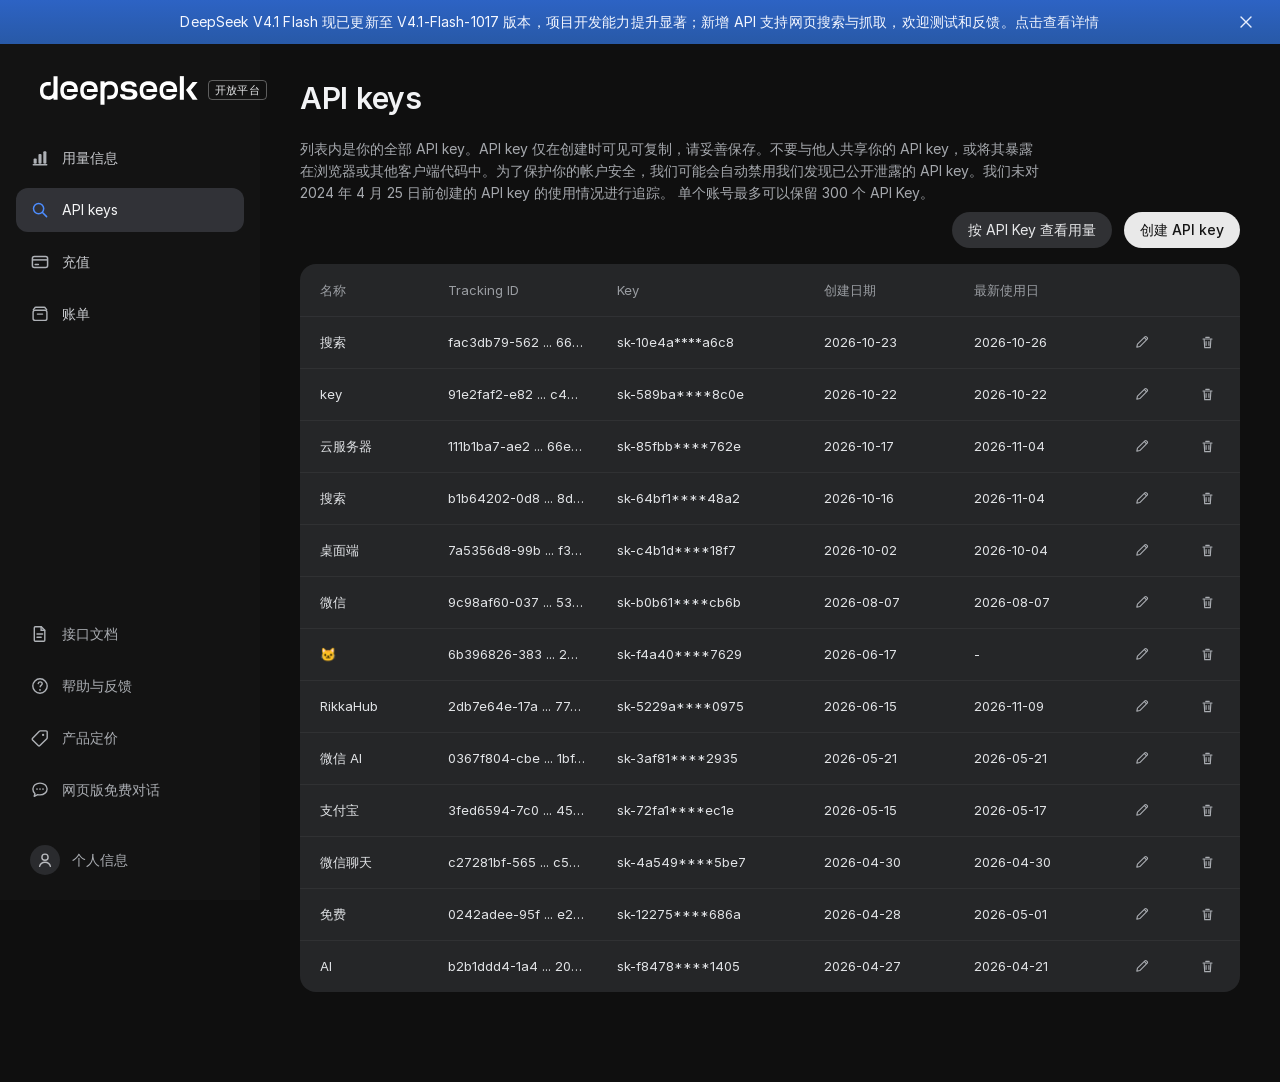
<file: apikeys.html>
<!DOCTYPE html>
<html lang="zh-CN">
<head>
<meta charset="UTF-8">
<meta name="viewport" content="width=device-width, initial-scale=1.0, viewport-fit=cover">
<title>API keys - DeepSeek 开放平台</title>
<meta name="description" content="DeepSeek 开放平台 - API keys">
<link rel="icon" href="assets/images/favicon.ico">
<link rel="stylesheet" href="assets/css/platform.css?v=2d255246">
</head>
<body>
<div class="top-banner" id="topBanner">
  <span class="banner-text">DeepSeek V4.1 Flash 现已更新至 V4.1-Flash-1017 版本，项目开发能力提升显著；新增 API 支持网页搜索与抓取，欢迎测试和反馈。<a class="banner-link" href="https://api-docs.deepseek.com/zh-cn/guides/search/" target="_blank" rel="noopener">点击查看详情</a></span>
  <button class="banner-close" aria-label="关闭" id="bannerClose"><svg viewBox="0 0 16 16" fill="none"><path d="M3 3l10 10M13 3L3 13" stroke="currentColor" stroke-width="1.4" stroke-linecap="round"/></svg></button>
</div>

<div class="app">
  <aside class="sidebar" id="sidebar">
    <div class="brand">
      <a class="brand-logo" href="index.html" aria-label="DeepSeek 开放平台首页"><svg role="img" aria-label="DeepSeek 开放平台" xmlns="http://www.w3.org/2000/svg" width="121" height="22" viewBox="0 0 121 22" fill="none" class="logo-svg"><path d="M53.3047 17.6062H51.5389V14.8687H53.3047C54.3982 14.8687 55.5038 14.5961 56.2148 13.8386C56.9271 13.081 57.196 11.919 57.196 10.7575C57.196 9.59611 56.9384 8.43405 56.2148 7.67651C55.4925 6.91897 54.3982 6.64636 53.3047 6.64636C52.2111 6.64636 51.1055 6.91897 50.3932 7.67651C49.6809 8.43405 49.4121 9.59548 49.4121 10.7575V22H46.3147V3.91897H49.4121V5.07035H49.9799C50.0415 4.99937 50.103 4.93907 50.1652 4.87877C50.9403 4.17148 52.1275 3.91897 53.2933 3.91897C55.1212 3.91897 56.9479 4.37374 58.1457 5.63631C59.343 6.89887 59.7663 8.83857 59.7663 10.7676C59.7663 12.6966 59.3323 14.6263 58.1457 15.8989C56.9585 17.1715 55.1212 17.6062 53.304 17.6062H53.3047Z" fill="#fff"></path><path d="M6.46231 4.4039H8.22739V7.14133H6.46231C5.36809 7.14133 4.26319 7.41395 3.55088 8.17148C2.83857 8.92902 2.57035 10.0911 2.57035 11.2525C2.57035 12.4139 2.82852 13.576 3.55088 14.3329C4.27324 15.0905 5.36809 15.3637 6.46231 15.3637C7.55653 15.3637 8.66143 15.0911 9.37374 14.3329C10.0861 13.5754 10.3543 12.4139 10.3543 11.2525V0H13.451V18.0911H10.3543V16.9397H9.78643C9.72425 17.0101 9.66269 17.071 9.6005 17.1313C8.82601 17.8379 7.63882 18.0911 6.47236 18.0911C4.6451 18.0911 2.81784 17.6363 1.6206 16.3737C0.423367 15.1112 0 13.1721 0 11.2425C0 9.31282 0.433417 7.3838 1.6206 6.11118C2.81784 4.84862 4.6451 4.4039 6.46231 4.4039Z" fill="#fff"></path><path d="M28.9881 11.0101V12.1112H20.7399V9.9196H26.2111C26.0873 9.12123 25.7977 8.37374 25.282 7.82852C24.5389 7.04083 23.3926 6.75817 22.2575 6.75817C21.1225 6.75817 19.9761 7.04083 19.233 7.82852C18.49 8.61621 18.2211 9.81847 18.2211 11.0107C18.2211 12.2029 18.4893 13.4146 19.233 14.1922C19.9761 14.9699 21.1225 15.2632 22.2575 15.2632C23.3926 15.2632 24.5389 14.9805 25.282 14.1922C25.3851 14.081 25.478 13.9598 25.571 13.8386H28.6269C28.3587 14.7883 27.9353 15.647 27.2952 16.3134C26.0565 17.6162 24.1464 18.0911 22.2575 18.0911C20.3687 18.0911 18.4585 17.6263 17.2199 16.3134C15.9812 15 15.527 13 15.527 11.0107C15.527 9.02136 15.9711 7.01068 17.2199 5.70729C18.4692 4.40452 20.3687 3.92965 22.2575 3.92965C24.1464 3.92965 26.0565 4.39447 27.2952 5.70729C28.544 7.02073 28.9881 9.02073 28.9881 11.0107V11.0101Z" fill="#fff"></path><path d="M44.2406 11.0101V12.1112H35.9925V9.9196H41.4636C41.3392 9.12123 41.0509 8.37374 40.5345 7.82852C39.7915 7.04083 38.6451 6.75817 37.5101 6.75817C36.375 6.75817 35.2286 7.04083 34.4849 7.82852C33.7418 8.61621 33.473 9.81847 33.473 11.0107C33.473 12.2029 33.7412 13.4146 34.4849 14.1922C35.228 14.9699 36.3744 15.2632 37.5101 15.2632C38.6457 15.2632 39.7915 14.9805 40.5345 14.1922C40.6382 14.081 40.7305 13.9598 40.8229 13.8386H43.8794C43.6106 14.7883 43.1872 15.647 42.5471 16.3134C41.3084 17.6162 39.3989 18.0911 37.5094 18.0911C35.62 18.0911 33.7104 17.6263 32.4717 16.3134C31.233 15 30.7789 13 30.7789 11.0107C30.7789 9.02136 31.223 7.01068 32.4717 5.70729C33.7211 4.40452 35.6206 3.92965 37.5094 3.92965C39.3982 3.92965 41.3084 4.39447 42.5471 5.70729C43.7965 7.02073 44.2406 9.02073 44.2406 11.0107V11.0101Z" fill="#fff"></path><path d="M67.929 18.0911C69.8185 18.0911 71.728 17.8185 72.9667 17.0408C74.2054 16.2632 74.6602 15.081 74.6602 13.9095C74.6602 12.7381 74.2155 11.5459 72.9667 10.7783C71.728 10.0107 69.8185 9.72739 67.929 9.72739C67.1231 9.72739 66.38 9.61621 65.8536 9.32349C65.3273 9.0201 65.1313 8.56596 65.1313 8.11118C65.1313 7.65641 65.3172 7.19221 65.8536 6.89887C66.38 6.59548 67.196 6.49498 68.0006 6.49498C68.8053 6.49498 69.6212 6.60616 70.1489 6.89887C70.6753 7.20226 70.8712 7.65641 70.8712 8.11118H74.0195C74.0195 6.93907 73.6175 5.74749 72.4925 4.9799C71.3675 4.21231 69.6432 3.92902 67.9296 3.92902C66.2161 3.92902 64.4918 4.20163 63.3668 4.9799C62.2418 5.75754 61.8386 6.93907 61.8386 8.11118C61.8386 9.28329 62.2412 10.4749 63.3668 11.2425C64.4918 12.0101 66.2155 12.2933 67.9296 12.2933C68.8172 12.2933 69.7984 12.4045 70.3863 12.6972C70.9755 12.9906 71.1815 13.4548 71.1815 13.9095C71.1815 14.3643 70.9755 14.8285 70.3863 15.1219C69.7984 15.4146 68.9001 15.5258 68.0126 15.5258C67.125 15.5258 66.2155 15.4146 65.6376 15.1219C65.0597 14.8291 64.8423 14.3643 64.8423 13.9095H61.2085C61.2085 15.0817 61.652 16.2732 62.902 17.0408C64.1508 17.8084 66.0402 18.0911 67.9296 18.0911H67.929Z" fill="#fff"></path><path d="M89.7638 11.0101V12.1112H81.5157V9.9196H86.9868C86.8637 9.12123 86.5741 8.37374 86.0584 7.82852C85.3141 7.04083 84.169 6.75817 83.0327 6.75817C81.8964 6.75817 80.7513 7.04083 80.0082 7.82852C79.2651 8.61621 78.9975 9.81847 78.9975 11.0107C78.9975 12.2029 79.2651 13.4146 80.0082 14.1922C80.7513 14.9699 81.8976 15.2632 83.0327 15.2632C84.1677 15.2632 85.3141 14.9805 86.0584 14.1922C86.1608 14.081 86.2544 13.9598 86.3467 13.8386H89.402C89.1332 14.7883 88.7104 15.647 88.071 16.3134C86.8323 17.6162 84.9221 18.0911 83.0327 18.0911C81.1432 18.0911 79.2337 17.6263 77.995 16.3134C76.7563 15 76.3028 13 76.3028 11.0107C76.3028 9.02136 76.7462 7.01068 77.995 5.70729C79.2444 4.40452 81.1438 3.92965 83.0327 3.92965C84.9215 3.92965 86.8323 4.39447 88.071 5.70729C89.3197 7.02073 89.7632 9.02073 89.7632 11.0107L89.7638 11.0101Z" fill="#fff"></path><path d="M105.016 11.0101V12.1112H96.7682V9.9196H102.239C102.116 9.12123 101.827 8.37374 101.31 7.82852C100.567 7.04083 99.4215 6.75817 98.2858 6.75817C97.1501 6.75817 96.0044 7.04083 95.2613 7.82852C94.5182 8.61621 94.2494 9.81847 94.2494 11.0107C94.2494 12.2029 94.5182 13.4146 95.2613 14.1922C96.0044 14.9699 97.1508 15.2632 98.2858 15.2632C99.4209 15.2632 100.567 14.9805 101.31 14.1922C101.414 14.081 101.506 13.9598 101.6 13.8386H104.655C104.386 14.7883 103.964 15.647 103.324 16.3134C102.084 17.6162 100.175 18.0911 98.2858 18.0911C96.3964 18.0911 94.4868 17.6263 93.2481 16.3134C92.0094 15 91.5547 13 91.5547 11.0107C91.5547 9.02136 91.9981 7.01068 93.2481 5.70729C94.4969 4.40452 96.3964 3.92965 98.2858 3.92965C100.175 3.92965 102.085 4.39447 103.324 5.70729C104.573 7.02073 105.016 9.02073 105.016 11.0107V11.0101Z" fill="#fff"></path><path d="M110.188 0H107.091V18.0911H110.188V0Z" fill="#fff"></path><path d="M115.633 10.5861L120.711 18.0911H116.881L111.802 10.5861L116.881 4.55591H120.711L115.633 10.5861Z" fill="#fff"></path></svg></a>
      <span class="brand-tag">开放平台</span>
    </div>

    <nav class="side-nav">
      <a class="nav-item" href="platform.html" data-nav="usage">
        <span class="icon"><svg viewBox="0 0 20 20" fill="none"><path d="M3.3 16.7h13.4" stroke="currentColor" stroke-width="1.5" stroke-linecap="round"/><rect x="3.6" y="10.6" width="3.1" height="5.1" rx="1" fill="currentColor"/><rect x="8.45" y="6.1" width="3.1" height="9.6" rx="1" fill="currentColor"/><rect x="13.3" y="3.2" width="3.1" height="12.5" rx="1" fill="currentColor"/></svg></span>
        用量信息
      </a>
      <a class="nav-item active" href="apikeys.html" data-nav="keys">
        <span class="icon"><svg viewBox="0 0 20 20" fill="none"><circle cx="8.6" cy="8.6" r="5.1" stroke="currentColor" stroke-width="1.5"/><path d="M12.5 12.5L16.6 16.6" stroke="currentColor" stroke-width="1.5" stroke-linecap="round"/></svg></span>
        API keys
      </a>
      <a class="nav-item" href="topup.html" data-nav="topup">
        <span class="icon"><svg viewBox="0 0 20 20" fill="none"><rect x="2.4" y="4.6" width="15.2" height="10.8" rx="2" stroke="currentColor" stroke-width="1.5"/><path d="M2.8 7.9h14.4" stroke="currentColor" stroke-width="1.5"/><path d="M5.2 12.6h3.2" stroke="currentColor" stroke-width="1.5" stroke-linecap="round"/></svg></span>
        充值
      </a>
      <a class="nav-item" href="billing.html" data-nav="billing">
        <span class="icon"><svg viewBox="0 0 20 20" fill="none"><path d="M3.1 6.2l1.4-2.1c.3-.5.8-.8 1.4-.8h8.2c.6 0 1.1.3 1.4.8l1.4 2.1" stroke="currentColor" stroke-width="1.4"/><rect x="3.1" y="6.2" width="13.8" height="10.2" rx="2" stroke="currentColor" stroke-width="1.4"/><path d="M7.4 10.1h5.2" stroke="currentColor" stroke-width="1.4" stroke-linecap="round"/></svg></span>
        账单
      </a>
    </nav>

    <nav class="side-nav bottom">
      <button class="nav-item bottom-item" data-nav="docs">
        <span class="icon"><svg viewBox="0 0 20 20" fill="none"><path d="M5.2 2.8h6.1l3.5 3.5v10c0 .5-.4.9-.9.9H5.2a.9.9 0 0 1-.9-.9V3.7c0-.5.4-.9.9-.9z" stroke="currentColor" stroke-width="1.4"/><path d="M11.1 3v3.3h3.5M7 10h5.7M7 13.2h4.2" stroke="currentColor" stroke-width="1.4" stroke-linecap="round"/></svg></span>
        接口文档
      </button>
      <button class="nav-item bottom-item" data-nav="help">
        <span class="icon"><svg viewBox="0 0 20 20" fill="none"><circle cx="10" cy="10" r="7.2" stroke="currentColor" stroke-width="1.4"/><path d="M8.2 7.6c.2-1 1-1.7 2-1.7 1.1 0 2 .8 2 1.9 0 1.5-2 1.6-2 3" stroke="currentColor" stroke-width="1.4" stroke-linecap="round"/><circle cx="10" cy="13.9" r=".9" fill="currentColor"/></svg></span>
        帮助与反馈
      </button>
      <button class="nav-item bottom-item" data-nav="price">
        <span class="icon"><svg viewBox="0 0 20 20" fill="none"><path d="M10.4 2.9H16a1.2 1.2 0 0 1 1.2 1.2v5.6a1.4 1.4 0 0 1-.4 1L9.9 17.6a1.2 1.2 0 0 1-1.7 0l-5.6-5.6a1.2 1.2 0 0 1 0-1.7L9.4 3.3c.3-.3.6-.4 1-.4z" stroke="currentColor" stroke-width="1.4"/><circle cx="13.1" cy="6.9" r="1.15" fill="currentColor"/></svg></span>
        产品定价
      </button>
      <button class="nav-item bottom-item" data-nav="chat">
        <span class="icon"><svg viewBox="0 0 20 20" fill="none"><path d="M10 3.1c4 0 7.1 2.6 7.1 5.9 0 3.2-3.1 5.9-7.1 5.9-.8 0-1.6-.1-2.3-.3l-3.5 1.7.8-2.6C3.6 12.6 2.9 11 2.9 9c0-3.3 3.1-5.9 7.1-5.9z" stroke="currentColor" stroke-width="1.4" stroke-linejoin="round"/><circle cx="7" cy="9" r=".85" fill="currentColor"/><circle cx="10" cy="9" r=".85" fill="currentColor"/><circle cx="13" cy="9" r=".85" fill="currentColor"/></svg></span>
        网页版免费对话
      </button>
      <div class="profile">
        <button class="nav-item bottom-item" data-nav="profile">
          <span class="icon avatar"><svg viewBox="0 0 20 20" fill="none"><circle cx="10" cy="7.2" r="3.1" stroke="currentColor" stroke-width="1.4"/><path d="M4.6 16.4c.7-2.6 2.7-4.1 5.4-4.1s4.7 1.5 5.4 4.1" stroke="currentColor" stroke-width="1.4" stroke-linecap="round"/></svg></span>
          个人信息
        </button>
      </div>
    </nav>
  </aside>

  <div class="mobile-bar">
    <div class="left"><svg role="img" aria-label="DeepSeek 开放平台" xmlns="http://www.w3.org/2000/svg" width="121" height="22" viewBox="0 0 121 22" fill="none" class="logo-svg"><path d="M53.3047 17.6062H51.5389V14.8687H53.3047C54.3982 14.8687 55.5038 14.5961 56.2148 13.8386C56.9271 13.081 57.196 11.919 57.196 10.7575C57.196 9.59611 56.9384 8.43405 56.2148 7.67651C55.4925 6.91897 54.3982 6.64636 53.3047 6.64636C52.2111 6.64636 51.1055 6.91897 50.3932 7.67651C49.6809 8.43405 49.4121 9.59548 49.4121 10.7575V22H46.3147V3.91897H49.4121V5.07035H49.9799C50.0415 4.99937 50.103 4.93907 50.1652 4.87877C50.9403 4.17148 52.1275 3.91897 53.2933 3.91897C55.1212 3.91897 56.9479 4.37374 58.1457 5.63631C59.343 6.89887 59.7663 8.83857 59.7663 10.7676C59.7663 12.6966 59.3323 14.6263 58.1457 15.8989C56.9585 17.1715 55.1212 17.6062 53.304 17.6062H53.3047Z" fill="#fff"></path><path d="M6.46231 4.4039H8.22739V7.14133H6.46231C5.36809 7.14133 4.26319 7.41395 3.55088 8.17148C2.83857 8.92902 2.57035 10.0911 2.57035 11.2525C2.57035 12.4139 2.82852 13.576 3.55088 14.3329C4.27324 15.0905 5.36809 15.3637 6.46231 15.3637C7.55653 15.3637 8.66143 15.0911 9.37374 14.3329C10.0861 13.5754 10.3543 12.4139 10.3543 11.2525V0H13.451V18.0911H10.3543V16.9397H9.78643C9.72425 17.0101 9.66269 17.071 9.6005 17.1313C8.82601 17.8379 7.63882 18.0911 6.47236 18.0911C4.6451 18.0911 2.81784 17.6363 1.6206 16.3737C0.423367 15.1112 0 13.1721 0 11.2425C0 9.31282 0.433417 7.3838 1.6206 6.11118C2.81784 4.84862 4.6451 4.4039 6.46231 4.4039Z" fill="#fff"></path><path d="M28.9881 11.0101V12.1112H20.7399V9.9196H26.2111C26.0873 9.12123 25.7977 8.37374 25.282 7.82852C24.5389 7.04083 23.3926 6.75817 22.2575 6.75817C21.1225 6.75817 19.9761 7.04083 19.233 7.82852C18.49 8.61621 18.2211 9.81847 18.2211 11.0107C18.2211 12.2029 18.4893 13.4146 19.233 14.1922C19.9761 14.9699 21.1225 15.2632 22.2575 15.2632C23.3926 15.2632 24.5389 14.9805 25.282 14.1922C25.3851 14.081 25.478 13.9598 25.571 13.8386H28.6269C28.3587 14.7883 27.9353 15.647 27.2952 16.3134C26.0565 17.6162 24.1464 18.0911 22.2575 18.0911C20.3687 18.0911 18.4585 17.6263 17.2199 16.3134C15.9812 15 15.527 13 15.527 11.0107C15.527 9.02136 15.9711 7.01068 17.2199 5.70729C18.4692 4.40452 20.3687 3.92965 22.2575 3.92965C24.1464 3.92965 26.0565 4.39447 27.2952 5.70729C28.544 7.02073 28.9881 9.02073 28.9881 11.0107V11.0101Z" fill="#fff"></path><path d="M44.2406 11.0101V12.1112H35.9925V9.9196H41.4636C41.3392 9.12123 41.0509 8.37374 40.5345 7.82852C39.7915 7.04083 38.6451 6.75817 37.5101 6.75817C36.375 6.75817 35.2286 7.04083 34.4849 7.82852C33.7418 8.61621 33.473 9.81847 33.473 11.0107C33.473 12.2029 33.7412 13.4146 34.4849 14.1922C35.228 14.9699 36.3744 15.2632 37.5101 15.2632C38.6457 15.2632 39.7915 14.9805 40.5345 14.1922C40.6382 14.081 40.7305 13.9598 40.8229 13.8386H43.8794C43.6106 14.7883 43.1872 15.647 42.5471 16.3134C41.3084 17.6162 39.3989 18.0911 37.5094 18.0911C35.62 18.0911 33.7104 17.6263 32.4717 16.3134C31.233 15 30.7789 13 30.7789 11.0107C30.7789 9.02136 31.223 7.01068 32.4717 5.70729C33.7211 4.40452 35.6206 3.92965 37.5094 3.92965C39.3982 3.92965 41.3084 4.39447 42.5471 5.70729C43.7965 7.02073 44.2406 9.02073 44.2406 11.0107V11.0101Z" fill="#fff"></path><path d="M67.929 18.0911C69.8185 18.0911 71.728 17.8185 72.9667 17.0408C74.2054 16.2632 74.6602 15.081 74.6602 13.9095C74.6602 12.7381 74.2155 11.5459 72.9667 10.7783C71.728 10.0107 69.8185 9.72739 67.929 9.72739C67.1231 9.72739 66.38 9.61621 65.8536 9.32349C65.3273 9.0201 65.1313 8.56596 65.1313 8.11118C65.1313 7.65641 65.3172 7.19221 65.8536 6.89887C66.38 6.59548 67.196 6.49498 68.0006 6.49498C68.8053 6.49498 69.6212 6.60616 70.1489 6.89887C70.6753 7.20226 70.8712 7.65641 70.8712 8.11118H74.0195C74.0195 6.93907 73.6175 5.74749 72.4925 4.9799C71.3675 4.21231 69.6432 3.92902 67.9296 3.92902C66.2161 3.92902 64.4918 4.20163 63.3668 4.9799C62.2418 5.75754 61.8386 6.93907 61.8386 8.11118C61.8386 9.28329 62.2412 10.4749 63.3668 11.2425C64.4918 12.0101 66.2155 12.2933 67.9296 12.2933C68.8172 12.2933 69.7984 12.4045 70.3863 12.6972C70.9755 12.9906 71.1815 13.4548 71.1815 13.9095C71.1815 14.3643 70.9755 14.8285 70.3863 15.1219C69.7984 15.4146 68.9001 15.5258 68.0126 15.5258C67.125 15.5258 66.2155 15.4146 65.6376 15.1219C65.0597 14.8291 64.8423 14.3643 64.8423 13.9095H61.2085C61.2085 15.0817 61.652 16.2732 62.902 17.0408C64.1508 17.8084 66.0402 18.0911 67.9296 18.0911H67.929Z" fill="#fff"></path><path d="M89.7638 11.0101V12.1112H81.5157V9.9196H86.9868C86.8637 9.12123 86.5741 8.37374 86.0584 7.82852C85.3141 7.04083 84.169 6.75817 83.0327 6.75817C81.8964 6.75817 80.7513 7.04083 80.0082 7.82852C79.2651 8.61621 78.9975 9.81847 78.9975 11.0107C78.9975 12.2029 79.2651 13.4146 80.0082 14.1922C80.7513 14.9699 81.8976 15.2632 83.0327 15.2632C84.1677 15.2632 85.3141 14.9805 86.0584 14.1922C86.1608 14.081 86.2544 13.9598 86.3467 13.8386H89.402C89.1332 14.7883 88.7104 15.647 88.071 16.3134C86.8323 17.6162 84.9221 18.0911 83.0327 18.0911C81.1432 18.0911 79.2337 17.6263 77.995 16.3134C76.7563 15 76.3028 13 76.3028 11.0107C76.3028 9.02136 76.7462 7.01068 77.995 5.70729C79.2444 4.40452 81.1438 3.92965 83.0327 3.92965C84.9215 3.92965 86.8323 4.39447 88.071 5.70729C89.3197 7.02073 89.7632 9.02073 89.7632 11.0107L89.7638 11.0101Z" fill="#fff"></path><path d="M105.016 11.0101V12.1112H96.7682V9.9196H102.239C102.116 9.12123 101.827 8.37374 101.31 7.82852C100.567 7.04083 99.4215 6.75817 98.2858 6.75817C97.1501 6.75817 96.0044 7.04083 95.2613 7.82852C94.5182 8.61621 94.2494 9.81847 94.2494 11.0107C94.2494 12.2029 94.5182 13.4146 95.2613 14.1922C96.0044 14.9699 97.1508 15.2632 98.2858 15.2632C99.4209 15.2632 100.567 14.9805 101.31 14.1922C101.414 14.081 101.506 13.9598 101.6 13.8386H104.655C104.386 14.7883 103.964 15.647 103.324 16.3134C102.084 17.6162 100.175 18.0911 98.2858 18.0911C96.3964 18.0911 94.4868 17.6263 93.2481 16.3134C92.0094 15 91.5547 13 91.5547 11.0107C91.5547 9.02136 91.9981 7.01068 93.2481 5.70729C94.4969 4.40452 96.3964 3.92965 98.2858 3.92965C100.175 3.92965 102.085 4.39447 103.324 5.70729C104.573 7.02073 105.016 9.02073 105.016 11.0107V11.0101Z" fill="#fff"></path><path d="M110.188 0H107.091V18.0911H110.188V0Z" fill="#fff"></path><path d="M115.633 10.5861L120.711 18.0911H116.881L111.802 10.5861L116.881 4.55591H120.711L115.633 10.5861Z" fill="#fff"></path></svg><span class="brand-tag">开放平台</span></div>
    <button class="hamburger" aria-label="菜单"><svg width="22" height="22" viewBox="0 0 22 22" fill="none"><path d="M4 6.5h14M4 11h14M4 15.5h14" stroke="currentColor" stroke-width="1.6" stroke-linecap="round"/></svg></button>
  </div>

  <main class="main">
    <header class="page-head">
      <h1>API keys</h1>
      <p class="apikeys-desc">列表内是你的全部 API key。API key 仅在创建时可见可复制，请妥善保存。不要与他人共享你的 API key，或将其暴露在浏览器或其他客户端代码中。为了保护你的帐户安全，我们可能会自动禁用我们发现已公开泄露的 API key。我们未对 2024 年 4 月 25 日前创建的 API key 的使用情况进行追踪。 单个账号最多可以保留 300 个 API Key。</p>
      <div class="apikeys-actions">
        <button class="btn-dark-pill">按 API Key 查看用量</button>
        <button class="btn-light-pill" id="createKeyBtn">创建 API key</button>
      </div>
    </header>
    <div class="table-card apikeys-card">
      <table class="data-table apikeys-table">
        <colgroup><col class="a1"><col class="a2"><col class="a3"><col class="a4"><col class="a5"><col class="a6"><col class="a7"></colgroup>
        <thead><tr><th>名称</th><th>Tracking ID</th><th>Key</th><th>创建日期</th><th>最新使用日</th><th></th><th></th></tr></thead>
        <tbody><tr><td>搜索</td><td>fac3db79-562 ... 667a1de6923c</td><td>sk-10e4a****a6c8</td><td>2026-10-23</td><td>2026-10-26</td><td><button class="icon-btn" aria-label="编辑"><svg viewBox="0 0 16 16" fill="none"><path d="M10.9 2.6l2.5 2.5M3 13l.7-3.2L11.6 1.9a1.2 1.2 0 0 1 1.7 0l.8.8a1.2 1.2 0 0 1 0 1.7L6.2 12.3 3 13z" stroke="currentColor" stroke-width="1.2" stroke-linejoin="round"/></svg></button></td><td><button class="icon-btn" aria-label="删除"><svg viewBox="0 0 16 16" fill="none"><path d="M3.2 4.3h9.6M6.1 2.5h3.8M4.4 4.3l.6 9.2h6l.6-9.2M6.5 7v4M9.5 7v4" stroke="currentColor" stroke-width="1.2" stroke-linecap="round" stroke-linejoin="round"/></svg></button></td></tr><tr><td>key</td><td>91e2faf2-e82 ... c4e1bc3bb24e</td><td>sk-589ba****8c0e</td><td>2026-10-22</td><td>2026-10-22</td><td><button class="icon-btn" aria-label="编辑"><svg viewBox="0 0 16 16" fill="none"><path d="M10.9 2.6l2.5 2.5M3 13l.7-3.2L11.6 1.9a1.2 1.2 0 0 1 1.7 0l.8.8a1.2 1.2 0 0 1 0 1.7L6.2 12.3 3 13z" stroke="currentColor" stroke-width="1.2" stroke-linejoin="round"/></svg></button></td><td><button class="icon-btn" aria-label="删除"><svg viewBox="0 0 16 16" fill="none"><path d="M3.2 4.3h9.6M6.1 2.5h3.8M4.4 4.3l.6 9.2h6l.6-9.2M6.5 7v4M9.5 7v4" stroke="currentColor" stroke-width="1.2" stroke-linecap="round" stroke-linejoin="round"/></svg></button></td></tr><tr><td>云服务器</td><td>111b1ba7-ae2 ... 66e0b73c0f58</td><td>sk-85fbb****762e</td><td>2026-10-17</td><td>2026-11-04</td><td><button class="icon-btn" aria-label="编辑"><svg viewBox="0 0 16 16" fill="none"><path d="M10.9 2.6l2.5 2.5M3 13l.7-3.2L11.6 1.9a1.2 1.2 0 0 1 1.7 0l.8.8a1.2 1.2 0 0 1 0 1.7L6.2 12.3 3 13z" stroke="currentColor" stroke-width="1.2" stroke-linejoin="round"/></svg></button></td><td><button class="icon-btn" aria-label="删除"><svg viewBox="0 0 16 16" fill="none"><path d="M3.2 4.3h9.6M6.1 2.5h3.8M4.4 4.3l.6 9.2h6l.6-9.2M6.5 7v4M9.5 7v4" stroke="currentColor" stroke-width="1.2" stroke-linecap="round" stroke-linejoin="round"/></svg></button></td></tr><tr><td>搜索</td><td>b1b64202-0d8 ... 8d488b9439f5</td><td>sk-64bf1****48a2</td><td>2026-10-16</td><td>2026-11-04</td><td><button class="icon-btn" aria-label="编辑"><svg viewBox="0 0 16 16" fill="none"><path d="M10.9 2.6l2.5 2.5M3 13l.7-3.2L11.6 1.9a1.2 1.2 0 0 1 1.7 0l.8.8a1.2 1.2 0 0 1 0 1.7L6.2 12.3 3 13z" stroke="currentColor" stroke-width="1.2" stroke-linejoin="round"/></svg></button></td><td><button class="icon-btn" aria-label="删除"><svg viewBox="0 0 16 16" fill="none"><path d="M3.2 4.3h9.6M6.1 2.5h3.8M4.4 4.3l.6 9.2h6l.6-9.2M6.5 7v4M9.5 7v4" stroke="currentColor" stroke-width="1.2" stroke-linecap="round" stroke-linejoin="round"/></svg></button></td></tr><tr><td>桌面端</td><td>7a5356d8-99b ... f32c123ae9f9</td><td>sk-c4b1d****18f7</td><td>2026-10-02</td><td>2026-10-04</td><td><button class="icon-btn" aria-label="编辑"><svg viewBox="0 0 16 16" fill="none"><path d="M10.9 2.6l2.5 2.5M3 13l.7-3.2L11.6 1.9a1.2 1.2 0 0 1 1.7 0l.8.8a1.2 1.2 0 0 1 0 1.7L6.2 12.3 3 13z" stroke="currentColor" stroke-width="1.2" stroke-linejoin="round"/></svg></button></td><td><button class="icon-btn" aria-label="删除"><svg viewBox="0 0 16 16" fill="none"><path d="M3.2 4.3h9.6M6.1 2.5h3.8M4.4 4.3l.6 9.2h6l.6-9.2M6.5 7v4M9.5 7v4" stroke="currentColor" stroke-width="1.2" stroke-linecap="round" stroke-linejoin="round"/></svg></button></td></tr><tr><td>微信</td><td>9c98af60-037 ... 5313932eaa08</td><td>sk-b0b61****cb6b</td><td>2026-08-07</td><td>2026-08-07</td><td><button class="icon-btn" aria-label="编辑"><svg viewBox="0 0 16 16" fill="none"><path d="M10.9 2.6l2.5 2.5M3 13l.7-3.2L11.6 1.9a1.2 1.2 0 0 1 1.7 0l.8.8a1.2 1.2 0 0 1 0 1.7L6.2 12.3 3 13z" stroke="currentColor" stroke-width="1.2" stroke-linejoin="round"/></svg></button></td><td><button class="icon-btn" aria-label="删除"><svg viewBox="0 0 16 16" fill="none"><path d="M3.2 4.3h9.6M6.1 2.5h3.8M4.4 4.3l.6 9.2h6l.6-9.2M6.5 7v4M9.5 7v4" stroke="currentColor" stroke-width="1.2" stroke-linecap="round" stroke-linejoin="round"/></svg></button></td></tr><tr><td>🐱</td><td>6b396826-383 ... 26fa8c0bca1d</td><td>sk-f4a40****7629</td><td>2026-06-17</td><td>-</td><td><button class="icon-btn" aria-label="编辑"><svg viewBox="0 0 16 16" fill="none"><path d="M10.9 2.6l2.5 2.5M3 13l.7-3.2L11.6 1.9a1.2 1.2 0 0 1 1.7 0l.8.8a1.2 1.2 0 0 1 0 1.7L6.2 12.3 3 13z" stroke="currentColor" stroke-width="1.2" stroke-linejoin="round"/></svg></button></td><td><button class="icon-btn" aria-label="删除"><svg viewBox="0 0 16 16" fill="none"><path d="M3.2 4.3h9.6M6.1 2.5h3.8M4.4 4.3l.6 9.2h6l.6-9.2M6.5 7v4M9.5 7v4" stroke="currentColor" stroke-width="1.2" stroke-linecap="round" stroke-linejoin="round"/></svg></button></td></tr><tr><td>RikkaHub</td><td>2db7e64e-17a ... 7747170e97d9</td><td>sk-5229a****0975</td><td>2026-06-15</td><td>2026-11-09</td><td><button class="icon-btn" aria-label="编辑"><svg viewBox="0 0 16 16" fill="none"><path d="M10.9 2.6l2.5 2.5M3 13l.7-3.2L11.6 1.9a1.2 1.2 0 0 1 1.7 0l.8.8a1.2 1.2 0 0 1 0 1.7L6.2 12.3 3 13z" stroke="currentColor" stroke-width="1.2" stroke-linejoin="round"/></svg></button></td><td><button class="icon-btn" aria-label="删除"><svg viewBox="0 0 16 16" fill="none"><path d="M3.2 4.3h9.6M6.1 2.5h3.8M4.4 4.3l.6 9.2h6l.6-9.2M6.5 7v4M9.5 7v4" stroke="currentColor" stroke-width="1.2" stroke-linecap="round" stroke-linejoin="round"/></svg></button></td></tr><tr><td>微信 AI</td><td>0367f804-cbe ... 1bff7e210f3</td><td>sk-3af81****2935</td><td>2026-05-21</td><td>2026-05-21</td><td><button class="icon-btn" aria-label="编辑"><svg viewBox="0 0 16 16" fill="none"><path d="M10.9 2.6l2.5 2.5M3 13l.7-3.2L11.6 1.9a1.2 1.2 0 0 1 1.7 0l.8.8a1.2 1.2 0 0 1 0 1.7L6.2 12.3 3 13z" stroke="currentColor" stroke-width="1.2" stroke-linejoin="round"/></svg></button></td><td><button class="icon-btn" aria-label="删除"><svg viewBox="0 0 16 16" fill="none"><path d="M3.2 4.3h9.6M6.1 2.5h3.8M4.4 4.3l.6 9.2h6l.6-9.2M6.5 7v4M9.5 7v4" stroke="currentColor" stroke-width="1.2" stroke-linecap="round" stroke-linejoin="round"/></svg></button></td></tr><tr><td>支付宝</td><td>3fed6594-7c0 ... 454c724cf670</td><td>sk-72fa1****ec1e</td><td>2026-05-15</td><td>2026-05-17</td><td><button class="icon-btn" aria-label="编辑"><svg viewBox="0 0 16 16" fill="none"><path d="M10.9 2.6l2.5 2.5M3 13l.7-3.2L11.6 1.9a1.2 1.2 0 0 1 1.7 0l.8.8a1.2 1.2 0 0 1 0 1.7L6.2 12.3 3 13z" stroke="currentColor" stroke-width="1.2" stroke-linejoin="round"/></svg></button></td><td><button class="icon-btn" aria-label="删除"><svg viewBox="0 0 16 16" fill="none"><path d="M3.2 4.3h9.6M6.1 2.5h3.8M4.4 4.3l.6 9.2h6l.6-9.2M6.5 7v4M9.5 7v4" stroke="currentColor" stroke-width="1.2" stroke-linecap="round" stroke-linejoin="round"/></svg></button></td></tr><tr><td>微信聊天</td><td>c27281bf-565 ... c508049d3319</td><td>sk-4a549****5be7</td><td>2026-04-30</td><td>2026-04-30</td><td><button class="icon-btn" aria-label="编辑"><svg viewBox="0 0 16 16" fill="none"><path d="M10.9 2.6l2.5 2.5M3 13l.7-3.2L11.6 1.9a1.2 1.2 0 0 1 1.7 0l.8.8a1.2 1.2 0 0 1 0 1.7L6.2 12.3 3 13z" stroke="currentColor" stroke-width="1.2" stroke-linejoin="round"/></svg></button></td><td><button class="icon-btn" aria-label="删除"><svg viewBox="0 0 16 16" fill="none"><path d="M3.2 4.3h9.6M6.1 2.5h3.8M4.4 4.3l.6 9.2h6l.6-9.2M6.5 7v4M9.5 7v4" stroke="currentColor" stroke-width="1.2" stroke-linecap="round" stroke-linejoin="round"/></svg></button></td></tr><tr><td>免费</td><td>0242adee-95f ... e242406f8616</td><td>sk-12275****686a</td><td>2026-04-28</td><td>2026-05-01</td><td><button class="icon-btn" aria-label="编辑"><svg viewBox="0 0 16 16" fill="none"><path d="M10.9 2.6l2.5 2.5M3 13l.7-3.2L11.6 1.9a1.2 1.2 0 0 1 1.7 0l.8.8a1.2 1.2 0 0 1 0 1.7L6.2 12.3 3 13z" stroke="currentColor" stroke-width="1.2" stroke-linejoin="round"/></svg></button></td><td><button class="icon-btn" aria-label="删除"><svg viewBox="0 0 16 16" fill="none"><path d="M3.2 4.3h9.6M6.1 2.5h3.8M4.4 4.3l.6 9.2h6l.6-9.2M6.5 7v4M9.5 7v4" stroke="currentColor" stroke-width="1.2" stroke-linecap="round" stroke-linejoin="round"/></svg></button></td></tr><tr><td>AI</td><td>b2b1ddd4-1a4 ... 203fde802870</td><td>sk-f8478****1405</td><td>2026-04-27</td><td>2026-04-21</td><td><button class="icon-btn" aria-label="编辑"><svg viewBox="0 0 16 16" fill="none"><path d="M10.9 2.6l2.5 2.5M3 13l.7-3.2L11.6 1.9a1.2 1.2 0 0 1 1.7 0l.8.8a1.2 1.2 0 0 1 0 1.7L6.2 12.3 3 13z" stroke="currentColor" stroke-width="1.2" stroke-linejoin="round"/></svg></button></td><td><button class="icon-btn" aria-label="删除"><svg viewBox="0 0 16 16" fill="none"><path d="M3.2 4.3h9.6M6.1 2.5h3.8M4.4 4.3l.6 9.2h6l.6-9.2M6.5 7v4M9.5 7v4" stroke="currentColor" stroke-width="1.2" stroke-linecap="round" stroke-linejoin="round"/></svg></button></td></tr></tbody>
      </table>
    </div>
</main>
</div>

<div class="toast" id="toast" style="position:fixed;left:50%;bottom:40px;transform:translateX(-50%) translateY(20px);background:#2c2d30;color:#f2f3f5;padding:10px 18px;border-radius:10px;font-size:13px;opacity:0;pointer-events:none;transition:opacity .2s ease,transform .2s ease;z-index:200;box-shadow:0 8px 24px rgba(0,0,0,.4)"></div>

<script src="assets/js/platform-charts.js?v=a99b08ae"></script>
<script src="assets/js/platform.js?v=b77a69d6"></script>
</body>
</html>
</file>
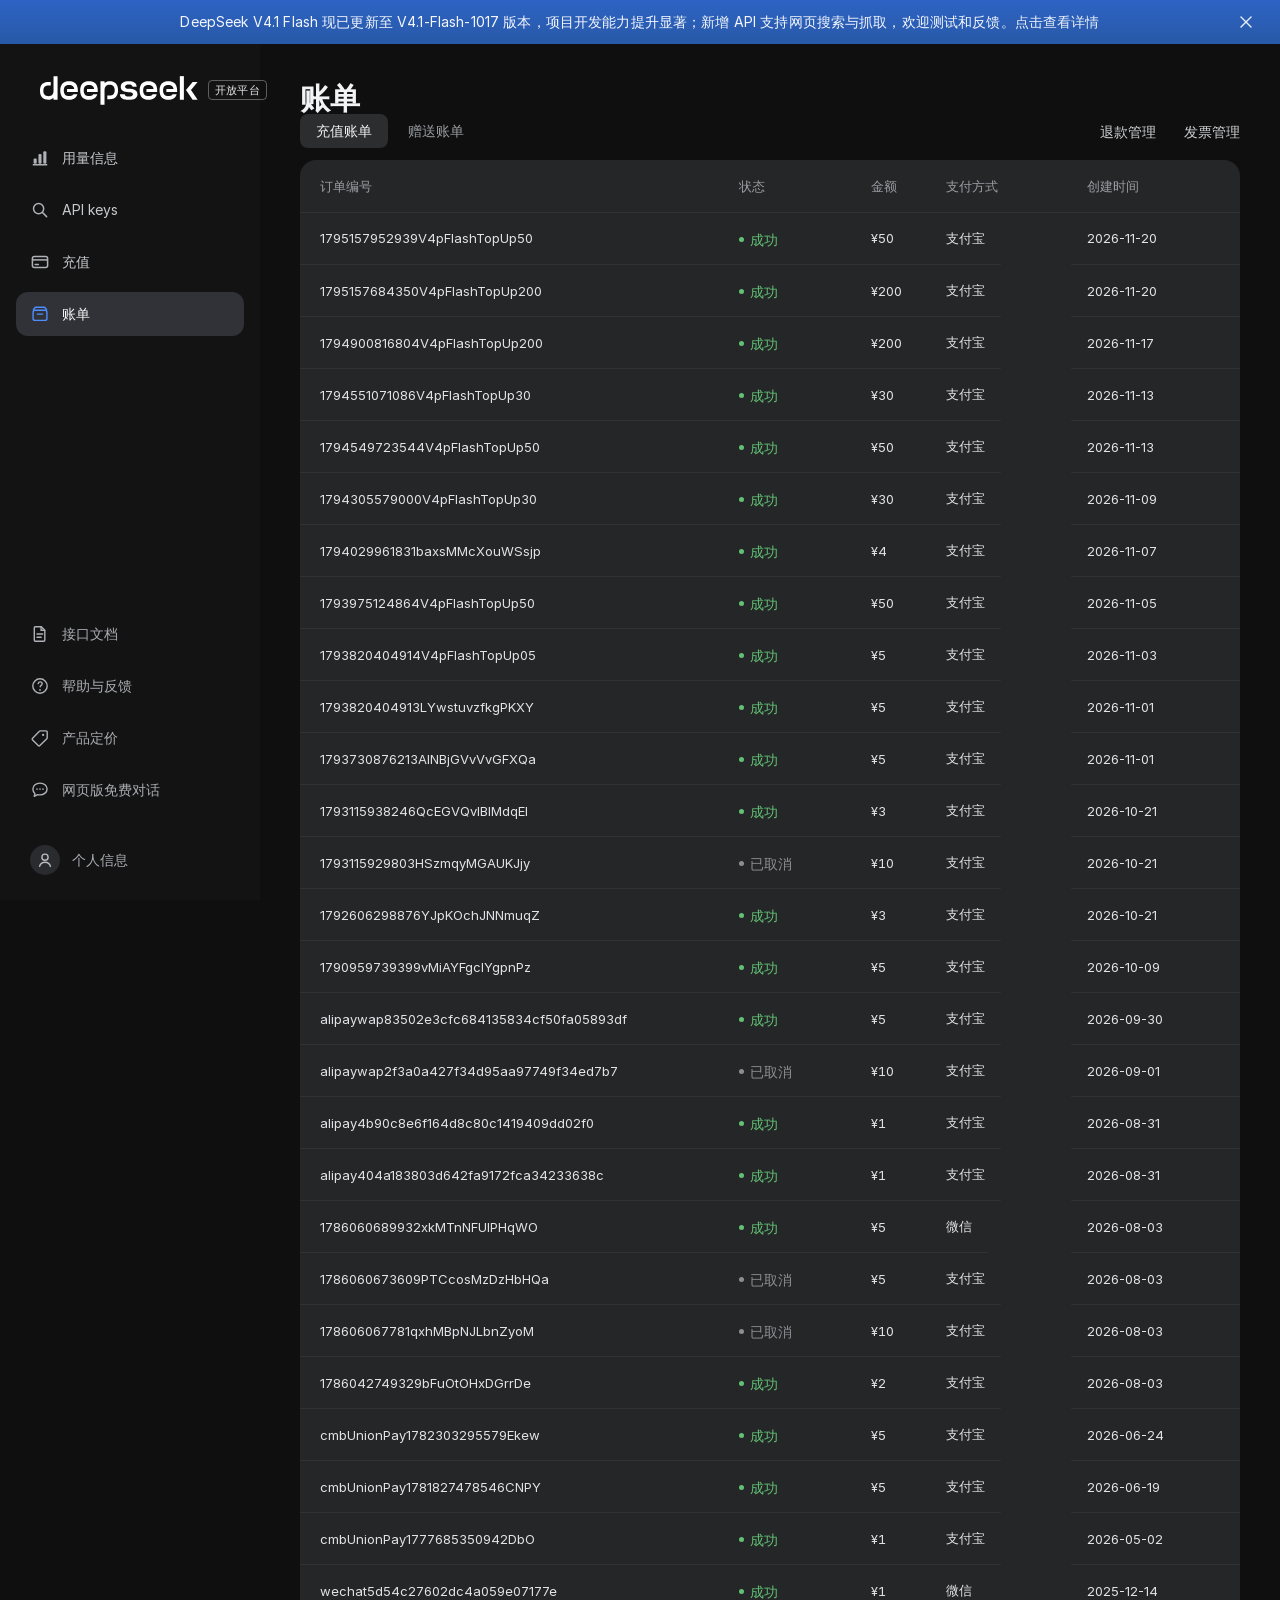
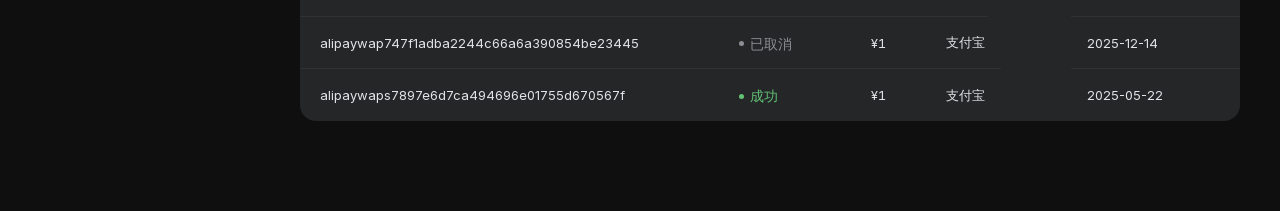
<file: billing.html>
<!DOCTYPE html>
<html lang="zh-CN">
<head>
<meta charset="UTF-8">
<meta name="viewport" content="width=device-width, initial-scale=1.0, viewport-fit=cover">
<title>账单 - DeepSeek 开放平台</title>
<meta name="description" content="DeepSeek 开放平台 - 账单">
<link rel="icon" href="assets/images/favicon.ico">
<link rel="stylesheet" href="assets/css/platform.css?v=2d255246">
</head>
<body>
<div class="top-banner" id="topBanner">
  <span class="banner-text">DeepSeek V4.1 Flash 现已更新至 V4.1-Flash-1017 版本，项目开发能力提升显著；新增 API 支持网页搜索与抓取，欢迎测试和反馈。<a class="banner-link" href="https://api-docs.deepseek.com/zh-cn/guides/search/" target="_blank" rel="noopener">点击查看详情</a></span>
  <button class="banner-close" aria-label="关闭" id="bannerClose"><svg viewBox="0 0 16 16" fill="none"><path d="M3 3l10 10M13 3L3 13" stroke="currentColor" stroke-width="1.4" stroke-linecap="round"/></svg></button>
</div>

<div class="app">
  <aside class="sidebar" id="sidebar">
    <div class="brand">
      <a class="brand-logo" href="index.html" aria-label="DeepSeek 开放平台首页"><svg role="img" aria-label="DeepSeek 开放平台" xmlns="http://www.w3.org/2000/svg" width="121" height="22" viewBox="0 0 121 22" fill="none" class="logo-svg"><path d="M53.3047 17.6062H51.5389V14.8687H53.3047C54.3982 14.8687 55.5038 14.5961 56.2148 13.8386C56.9271 13.081 57.196 11.919 57.196 10.7575C57.196 9.59611 56.9384 8.43405 56.2148 7.67651C55.4925 6.91897 54.3982 6.64636 53.3047 6.64636C52.2111 6.64636 51.1055 6.91897 50.3932 7.67651C49.6809 8.43405 49.4121 9.59548 49.4121 10.7575V22H46.3147V3.91897H49.4121V5.07035H49.9799C50.0415 4.99937 50.103 4.93907 50.1652 4.87877C50.9403 4.17148 52.1275 3.91897 53.2933 3.91897C55.1212 3.91897 56.9479 4.37374 58.1457 5.63631C59.343 6.89887 59.7663 8.83857 59.7663 10.7676C59.7663 12.6966 59.3323 14.6263 58.1457 15.8989C56.9585 17.1715 55.1212 17.6062 53.304 17.6062H53.3047Z" fill="#fff"></path><path d="M6.46231 4.4039H8.22739V7.14133H6.46231C5.36809 7.14133 4.26319 7.41395 3.55088 8.17148C2.83857 8.92902 2.57035 10.0911 2.57035 11.2525C2.57035 12.4139 2.82852 13.576 3.55088 14.3329C4.27324 15.0905 5.36809 15.3637 6.46231 15.3637C7.55653 15.3637 8.66143 15.0911 9.37374 14.3329C10.0861 13.5754 10.3543 12.4139 10.3543 11.2525V0H13.451V18.0911H10.3543V16.9397H9.78643C9.72425 17.0101 9.66269 17.071 9.6005 17.1313C8.82601 17.8379 7.63882 18.0911 6.47236 18.0911C4.6451 18.0911 2.81784 17.6363 1.6206 16.3737C0.423367 15.1112 0 13.1721 0 11.2425C0 9.31282 0.433417 7.3838 1.6206 6.11118C2.81784 4.84862 4.6451 4.4039 6.46231 4.4039Z" fill="#fff"></path><path d="M28.9881 11.0101V12.1112H20.7399V9.9196H26.2111C26.0873 9.12123 25.7977 8.37374 25.282 7.82852C24.5389 7.04083 23.3926 6.75817 22.2575 6.75817C21.1225 6.75817 19.9761 7.04083 19.233 7.82852C18.49 8.61621 18.2211 9.81847 18.2211 11.0107C18.2211 12.2029 18.4893 13.4146 19.233 14.1922C19.9761 14.9699 21.1225 15.2632 22.2575 15.2632C23.3926 15.2632 24.5389 14.9805 25.282 14.1922C25.3851 14.081 25.478 13.9598 25.571 13.8386H28.6269C28.3587 14.7883 27.9353 15.647 27.2952 16.3134C26.0565 17.6162 24.1464 18.0911 22.2575 18.0911C20.3687 18.0911 18.4585 17.6263 17.2199 16.3134C15.9812 15 15.527 13 15.527 11.0107C15.527 9.02136 15.9711 7.01068 17.2199 5.70729C18.4692 4.40452 20.3687 3.92965 22.2575 3.92965C24.1464 3.92965 26.0565 4.39447 27.2952 5.70729C28.544 7.02073 28.9881 9.02073 28.9881 11.0107V11.0101Z" fill="#fff"></path><path d="M44.2406 11.0101V12.1112H35.9925V9.9196H41.4636C41.3392 9.12123 41.0509 8.37374 40.5345 7.82852C39.7915 7.04083 38.6451 6.75817 37.5101 6.75817C36.375 6.75817 35.2286 7.04083 34.4849 7.82852C33.7418 8.61621 33.473 9.81847 33.473 11.0107C33.473 12.2029 33.7412 13.4146 34.4849 14.1922C35.228 14.9699 36.3744 15.2632 37.5101 15.2632C38.6457 15.2632 39.7915 14.9805 40.5345 14.1922C40.6382 14.081 40.7305 13.9598 40.8229 13.8386H43.8794C43.6106 14.7883 43.1872 15.647 42.5471 16.3134C41.3084 17.6162 39.3989 18.0911 37.5094 18.0911C35.62 18.0911 33.7104 17.6263 32.4717 16.3134C31.233 15 30.7789 13 30.7789 11.0107C30.7789 9.02136 31.223 7.01068 32.4717 5.70729C33.7211 4.40452 35.6206 3.92965 37.5094 3.92965C39.3982 3.92965 41.3084 4.39447 42.5471 5.70729C43.7965 7.02073 44.2406 9.02073 44.2406 11.0107V11.0101Z" fill="#fff"></path><path d="M67.929 18.0911C69.8185 18.0911 71.728 17.8185 72.9667 17.0408C74.2054 16.2632 74.6602 15.081 74.6602 13.9095C74.6602 12.7381 74.2155 11.5459 72.9667 10.7783C71.728 10.0107 69.8185 9.72739 67.929 9.72739C67.1231 9.72739 66.38 9.61621 65.8536 9.32349C65.3273 9.0201 65.1313 8.56596 65.1313 8.11118C65.1313 7.65641 65.3172 7.19221 65.8536 6.89887C66.38 6.59548 67.196 6.49498 68.0006 6.49498C68.8053 6.49498 69.6212 6.60616 70.1489 6.89887C70.6753 7.20226 70.8712 7.65641 70.8712 8.11118H74.0195C74.0195 6.93907 73.6175 5.74749 72.4925 4.9799C71.3675 4.21231 69.6432 3.92902 67.9296 3.92902C66.2161 3.92902 64.4918 4.20163 63.3668 4.9799C62.2418 5.75754 61.8386 6.93907 61.8386 8.11118C61.8386 9.28329 62.2412 10.4749 63.3668 11.2425C64.4918 12.0101 66.2155 12.2933 67.9296 12.2933C68.8172 12.2933 69.7984 12.4045 70.3863 12.6972C70.9755 12.9906 71.1815 13.4548 71.1815 13.9095C71.1815 14.3643 70.9755 14.8285 70.3863 15.1219C69.7984 15.4146 68.9001 15.5258 68.0126 15.5258C67.125 15.5258 66.2155 15.4146 65.6376 15.1219C65.0597 14.8291 64.8423 14.3643 64.8423 13.9095H61.2085C61.2085 15.0817 61.652 16.2732 62.902 17.0408C64.1508 17.8084 66.0402 18.0911 67.9296 18.0911H67.929Z" fill="#fff"></path><path d="M89.7638 11.0101V12.1112H81.5157V9.9196H86.9868C86.8637 9.12123 86.5741 8.37374 86.0584 7.82852C85.3141 7.04083 84.169 6.75817 83.0327 6.75817C81.8964 6.75817 80.7513 7.04083 80.0082 7.82852C79.2651 8.61621 78.9975 9.81847 78.9975 11.0107C78.9975 12.2029 79.2651 13.4146 80.0082 14.1922C80.7513 14.9699 81.8976 15.2632 83.0327 15.2632C84.1677 15.2632 85.3141 14.9805 86.0584 14.1922C86.1608 14.081 86.2544 13.9598 86.3467 13.8386H89.402C89.1332 14.7883 88.7104 15.647 88.071 16.3134C86.8323 17.6162 84.9221 18.0911 83.0327 18.0911C81.1432 18.0911 79.2337 17.6263 77.995 16.3134C76.7563 15 76.3028 13 76.3028 11.0107C76.3028 9.02136 76.7462 7.01068 77.995 5.70729C79.2444 4.40452 81.1438 3.92965 83.0327 3.92965C84.9215 3.92965 86.8323 4.39447 88.071 5.70729C89.3197 7.02073 89.7632 9.02073 89.7632 11.0107L89.7638 11.0101Z" fill="#fff"></path><path d="M105.016 11.0101V12.1112H96.7682V9.9196H102.239C102.116 9.12123 101.827 8.37374 101.31 7.82852C100.567 7.04083 99.4215 6.75817 98.2858 6.75817C97.1501 6.75817 96.0044 7.04083 95.2613 7.82852C94.5182 8.61621 94.2494 9.81847 94.2494 11.0107C94.2494 12.2029 94.5182 13.4146 95.2613 14.1922C96.0044 14.9699 97.1508 15.2632 98.2858 15.2632C99.4209 15.2632 100.567 14.9805 101.31 14.1922C101.414 14.081 101.506 13.9598 101.6 13.8386H104.655C104.386 14.7883 103.964 15.647 103.324 16.3134C102.084 17.6162 100.175 18.0911 98.2858 18.0911C96.3964 18.0911 94.4868 17.6263 93.2481 16.3134C92.0094 15 91.5547 13 91.5547 11.0107C91.5547 9.02136 91.9981 7.01068 93.2481 5.70729C94.4969 4.40452 96.3964 3.92965 98.2858 3.92965C100.175 3.92965 102.085 4.39447 103.324 5.70729C104.573 7.02073 105.016 9.02073 105.016 11.0107V11.0101Z" fill="#fff"></path><path d="M110.188 0H107.091V18.0911H110.188V0Z" fill="#fff"></path><path d="M115.633 10.5861L120.711 18.0911H116.881L111.802 10.5861L116.881 4.55591H120.711L115.633 10.5861Z" fill="#fff"></path></svg></a>
      <span class="brand-tag">开放平台</span>
    </div>

    <nav class="side-nav">
      <a class="nav-item" href="platform.html" data-nav="usage">
        <span class="icon"><svg viewBox="0 0 20 20" fill="none"><path d="M3.3 16.7h13.4" stroke="currentColor" stroke-width="1.5" stroke-linecap="round"/><rect x="3.6" y="10.6" width="3.1" height="5.1" rx="1" fill="currentColor"/><rect x="8.45" y="6.1" width="3.1" height="9.6" rx="1" fill="currentColor"/><rect x="13.3" y="3.2" width="3.1" height="12.5" rx="1" fill="currentColor"/></svg></span>
        用量信息
      </a>
      <a class="nav-item" href="apikeys.html" data-nav="keys">
        <span class="icon"><svg viewBox="0 0 20 20" fill="none"><circle cx="8.6" cy="8.6" r="5.1" stroke="currentColor" stroke-width="1.5"/><path d="M12.5 12.5L16.6 16.6" stroke="currentColor" stroke-width="1.5" stroke-linecap="round"/></svg></span>
        API keys
      </a>
      <a class="nav-item" href="topup.html" data-nav="topup">
        <span class="icon"><svg viewBox="0 0 20 20" fill="none"><rect x="2.4" y="4.6" width="15.2" height="10.8" rx="2" stroke="currentColor" stroke-width="1.5"/><path d="M2.8 7.9h14.4" stroke="currentColor" stroke-width="1.5"/><path d="M5.2 12.6h3.2" stroke="currentColor" stroke-width="1.5" stroke-linecap="round"/></svg></span>
        充值
      </a>
      <a class="nav-item active" href="billing.html" data-nav="billing">
        <span class="icon"><svg viewBox="0 0 20 20" fill="none"><path d="M3.1 6.2l1.4-2.1c.3-.5.8-.8 1.4-.8h8.2c.6 0 1.1.3 1.4.8l1.4 2.1" stroke="currentColor" stroke-width="1.4"/><rect x="3.1" y="6.2" width="13.8" height="10.2" rx="2" stroke="currentColor" stroke-width="1.4"/><path d="M7.4 10.1h5.2" stroke="currentColor" stroke-width="1.4" stroke-linecap="round"/></svg></span>
        账单
      </a>
    </nav>

    <nav class="side-nav bottom">
      <button class="nav-item bottom-item" data-nav="docs">
        <span class="icon"><svg viewBox="0 0 20 20" fill="none"><path d="M5.2 2.8h6.1l3.5 3.5v10c0 .5-.4.9-.9.9H5.2a.9.9 0 0 1-.9-.9V3.7c0-.5.4-.9.9-.9z" stroke="currentColor" stroke-width="1.4"/><path d="M11.1 3v3.3h3.5M7 10h5.7M7 13.2h4.2" stroke="currentColor" stroke-width="1.4" stroke-linecap="round"/></svg></span>
        接口文档
      </button>
      <button class="nav-item bottom-item" data-nav="help">
        <span class="icon"><svg viewBox="0 0 20 20" fill="none"><circle cx="10" cy="10" r="7.2" stroke="currentColor" stroke-width="1.4"/><path d="M8.2 7.6c.2-1 1-1.7 2-1.7 1.1 0 2 .8 2 1.9 0 1.5-2 1.6-2 3" stroke="currentColor" stroke-width="1.4" stroke-linecap="round"/><circle cx="10" cy="13.9" r=".9" fill="currentColor"/></svg></span>
        帮助与反馈
      </button>
      <button class="nav-item bottom-item" data-nav="price">
        <span class="icon"><svg viewBox="0 0 20 20" fill="none"><path d="M10.4 2.9H16a1.2 1.2 0 0 1 1.2 1.2v5.6a1.4 1.4 0 0 1-.4 1L9.9 17.6a1.2 1.2 0 0 1-1.7 0l-5.6-5.6a1.2 1.2 0 0 1 0-1.7L9.4 3.3c.3-.3.6-.4 1-.4z" stroke="currentColor" stroke-width="1.4"/><circle cx="13.1" cy="6.9" r="1.15" fill="currentColor"/></svg></span>
        产品定价
      </button>
      <button class="nav-item bottom-item" data-nav="chat">
        <span class="icon"><svg viewBox="0 0 20 20" fill="none"><path d="M10 3.1c4 0 7.1 2.6 7.1 5.9 0 3.2-3.1 5.9-7.1 5.9-.8 0-1.6-.1-2.3-.3l-3.5 1.7.8-2.6C3.6 12.6 2.9 11 2.9 9c0-3.3 3.1-5.9 7.1-5.9z" stroke="currentColor" stroke-width="1.4" stroke-linejoin="round"/><circle cx="7" cy="9" r=".85" fill="currentColor"/><circle cx="10" cy="9" r=".85" fill="currentColor"/><circle cx="13" cy="9" r=".85" fill="currentColor"/></svg></span>
        网页版免费对话
      </button>
      <div class="profile">
        <button class="nav-item bottom-item" data-nav="profile">
          <span class="icon avatar"><svg viewBox="0 0 20 20" fill="none"><circle cx="10" cy="7.2" r="3.1" stroke="currentColor" stroke-width="1.4"/><path d="M4.6 16.4c.7-2.6 2.7-4.1 5.4-4.1s4.7 1.5 5.4 4.1" stroke="currentColor" stroke-width="1.4" stroke-linecap="round"/></svg></span>
          个人信息
        </button>
      </div>
    </nav>
  </aside>

  <div class="mobile-bar">
    <div class="left"><svg role="img" aria-label="DeepSeek 开放平台" xmlns="http://www.w3.org/2000/svg" width="121" height="22" viewBox="0 0 121 22" fill="none" class="logo-svg"><path d="M53.3047 17.6062H51.5389V14.8687H53.3047C54.3982 14.8687 55.5038 14.5961 56.2148 13.8386C56.9271 13.081 57.196 11.919 57.196 10.7575C57.196 9.59611 56.9384 8.43405 56.2148 7.67651C55.4925 6.91897 54.3982 6.64636 53.3047 6.64636C52.2111 6.64636 51.1055 6.91897 50.3932 7.67651C49.6809 8.43405 49.4121 9.59548 49.4121 10.7575V22H46.3147V3.91897H49.4121V5.07035H49.9799C50.0415 4.99937 50.103 4.93907 50.1652 4.87877C50.9403 4.17148 52.1275 3.91897 53.2933 3.91897C55.1212 3.91897 56.9479 4.37374 58.1457 5.63631C59.343 6.89887 59.7663 8.83857 59.7663 10.7676C59.7663 12.6966 59.3323 14.6263 58.1457 15.8989C56.9585 17.1715 55.1212 17.6062 53.304 17.6062H53.3047Z" fill="#fff"></path><path d="M6.46231 4.4039H8.22739V7.14133H6.46231C5.36809 7.14133 4.26319 7.41395 3.55088 8.17148C2.83857 8.92902 2.57035 10.0911 2.57035 11.2525C2.57035 12.4139 2.82852 13.576 3.55088 14.3329C4.27324 15.0905 5.36809 15.3637 6.46231 15.3637C7.55653 15.3637 8.66143 15.0911 9.37374 14.3329C10.0861 13.5754 10.3543 12.4139 10.3543 11.2525V0H13.451V18.0911H10.3543V16.9397H9.78643C9.72425 17.0101 9.66269 17.071 9.6005 17.1313C8.82601 17.8379 7.63882 18.0911 6.47236 18.0911C4.6451 18.0911 2.81784 17.6363 1.6206 16.3737C0.423367 15.1112 0 13.1721 0 11.2425C0 9.31282 0.433417 7.3838 1.6206 6.11118C2.81784 4.84862 4.6451 4.4039 6.46231 4.4039Z" fill="#fff"></path><path d="M28.9881 11.0101V12.1112H20.7399V9.9196H26.2111C26.0873 9.12123 25.7977 8.37374 25.282 7.82852C24.5389 7.04083 23.3926 6.75817 22.2575 6.75817C21.1225 6.75817 19.9761 7.04083 19.233 7.82852C18.49 8.61621 18.2211 9.81847 18.2211 11.0107C18.2211 12.2029 18.4893 13.4146 19.233 14.1922C19.9761 14.9699 21.1225 15.2632 22.2575 15.2632C23.3926 15.2632 24.5389 14.9805 25.282 14.1922C25.3851 14.081 25.478 13.9598 25.571 13.8386H28.6269C28.3587 14.7883 27.9353 15.647 27.2952 16.3134C26.0565 17.6162 24.1464 18.0911 22.2575 18.0911C20.3687 18.0911 18.4585 17.6263 17.2199 16.3134C15.9812 15 15.527 13 15.527 11.0107C15.527 9.02136 15.9711 7.01068 17.2199 5.70729C18.4692 4.40452 20.3687 3.92965 22.2575 3.92965C24.1464 3.92965 26.0565 4.39447 27.2952 5.70729C28.544 7.02073 28.9881 9.02073 28.9881 11.0107V11.0101Z" fill="#fff"></path><path d="M44.2406 11.0101V12.1112H35.9925V9.9196H41.4636C41.3392 9.12123 41.0509 8.37374 40.5345 7.82852C39.7915 7.04083 38.6451 6.75817 37.5101 6.75817C36.375 6.75817 35.2286 7.04083 34.4849 7.82852C33.7418 8.61621 33.473 9.81847 33.473 11.0107C33.473 12.2029 33.7412 13.4146 34.4849 14.1922C35.228 14.9699 36.3744 15.2632 37.5101 15.2632C38.6457 15.2632 39.7915 14.9805 40.5345 14.1922C40.6382 14.081 40.7305 13.9598 40.8229 13.8386H43.8794C43.6106 14.7883 43.1872 15.647 42.5471 16.3134C41.3084 17.6162 39.3989 18.0911 37.5094 18.0911C35.62 18.0911 33.7104 17.6263 32.4717 16.3134C31.233 15 30.7789 13 30.7789 11.0107C30.7789 9.02136 31.223 7.01068 32.4717 5.70729C33.7211 4.40452 35.6206 3.92965 37.5094 3.92965C39.3982 3.92965 41.3084 4.39447 42.5471 5.70729C43.7965 7.02073 44.2406 9.02073 44.2406 11.0107V11.0101Z" fill="#fff"></path><path d="M67.929 18.0911C69.8185 18.0911 71.728 17.8185 72.9667 17.0408C74.2054 16.2632 74.6602 15.081 74.6602 13.9095C74.6602 12.7381 74.2155 11.5459 72.9667 10.7783C71.728 10.0107 69.8185 9.72739 67.929 9.72739C67.1231 9.72739 66.38 9.61621 65.8536 9.32349C65.3273 9.0201 65.1313 8.56596 65.1313 8.11118C65.1313 7.65641 65.3172 7.19221 65.8536 6.89887C66.38 6.59548 67.196 6.49498 68.0006 6.49498C68.8053 6.49498 69.6212 6.60616 70.1489 6.89887C70.6753 7.20226 70.8712 7.65641 70.8712 8.11118H74.0195C74.0195 6.93907 73.6175 5.74749 72.4925 4.9799C71.3675 4.21231 69.6432 3.92902 67.9296 3.92902C66.2161 3.92902 64.4918 4.20163 63.3668 4.9799C62.2418 5.75754 61.8386 6.93907 61.8386 8.11118C61.8386 9.28329 62.2412 10.4749 63.3668 11.2425C64.4918 12.0101 66.2155 12.2933 67.9296 12.2933C68.8172 12.2933 69.7984 12.4045 70.3863 12.6972C70.9755 12.9906 71.1815 13.4548 71.1815 13.9095C71.1815 14.3643 70.9755 14.8285 70.3863 15.1219C69.7984 15.4146 68.9001 15.5258 68.0126 15.5258C67.125 15.5258 66.2155 15.4146 65.6376 15.1219C65.0597 14.8291 64.8423 14.3643 64.8423 13.9095H61.2085C61.2085 15.0817 61.652 16.2732 62.902 17.0408C64.1508 17.8084 66.0402 18.0911 67.9296 18.0911H67.929Z" fill="#fff"></path><path d="M89.7638 11.0101V12.1112H81.5157V9.9196H86.9868C86.8637 9.12123 86.5741 8.37374 86.0584 7.82852C85.3141 7.04083 84.169 6.75817 83.0327 6.75817C81.8964 6.75817 80.7513 7.04083 80.0082 7.82852C79.2651 8.61621 78.9975 9.81847 78.9975 11.0107C78.9975 12.2029 79.2651 13.4146 80.0082 14.1922C80.7513 14.9699 81.8976 15.2632 83.0327 15.2632C84.1677 15.2632 85.3141 14.9805 86.0584 14.1922C86.1608 14.081 86.2544 13.9598 86.3467 13.8386H89.402C89.1332 14.7883 88.7104 15.647 88.071 16.3134C86.8323 17.6162 84.9221 18.0911 83.0327 18.0911C81.1432 18.0911 79.2337 17.6263 77.995 16.3134C76.7563 15 76.3028 13 76.3028 11.0107C76.3028 9.02136 76.7462 7.01068 77.995 5.70729C79.2444 4.40452 81.1438 3.92965 83.0327 3.92965C84.9215 3.92965 86.8323 4.39447 88.071 5.70729C89.3197 7.02073 89.7632 9.02073 89.7632 11.0107L89.7638 11.0101Z" fill="#fff"></path><path d="M105.016 11.0101V12.1112H96.7682V9.9196H102.239C102.116 9.12123 101.827 8.37374 101.31 7.82852C100.567 7.04083 99.4215 6.75817 98.2858 6.75817C97.1501 6.75817 96.0044 7.04083 95.2613 7.82852C94.5182 8.61621 94.2494 9.81847 94.2494 11.0107C94.2494 12.2029 94.5182 13.4146 95.2613 14.1922C96.0044 14.9699 97.1508 15.2632 98.2858 15.2632C99.4209 15.2632 100.567 14.9805 101.31 14.1922C101.414 14.081 101.506 13.9598 101.6 13.8386H104.655C104.386 14.7883 103.964 15.647 103.324 16.3134C102.084 17.6162 100.175 18.0911 98.2858 18.0911C96.3964 18.0911 94.4868 17.6263 93.2481 16.3134C92.0094 15 91.5547 13 91.5547 11.0107C91.5547 9.02136 91.9981 7.01068 93.2481 5.70729C94.4969 4.40452 96.3964 3.92965 98.2858 3.92965C100.175 3.92965 102.085 4.39447 103.324 5.70729C104.573 7.02073 105.016 9.02073 105.016 11.0107V11.0101Z" fill="#fff"></path><path d="M110.188 0H107.091V18.0911H110.188V0Z" fill="#fff"></path><path d="M115.633 10.5861L120.711 18.0911H116.881L111.802 10.5861L116.881 4.55591H120.711L115.633 10.5861Z" fill="#fff"></path></svg><span class="brand-tag">开放平台</span></div>
    <button class="hamburger" aria-label="菜单"><svg width="22" height="22" viewBox="0 0 22 22" fill="none"><path d="M4 6.5h14M4 11h14M4 15.5h14" stroke="currentColor" stroke-width="1.6" stroke-linecap="round"/></svg></button>
  </div>

  <main class="main">
    <header class="page-head">
      <h1>账单</h1>
      <div class="page-tabs-row">
        <div class="page-tabs">
          <button class="tab-pill active">充值账单</button>
          <button class="tab-pill">赠送账单</button>
        </div>
        <div class="head-links"><button class="head-link">退款管理</button><button class="head-link">发票管理</button></div>
      </div>
    </header>
    <div class="table-card">
      <table class="data-table billing-table">
        <colgroup><col class="c1"><col class="c2"><col class="c3"><col class="c4"><col class="c5"></colgroup>
        <thead><tr><th>订单编号</th><th>状态</th><th>金额</th><th>支付方式</th><th>创建时间</th></tr></thead>
        <tbody><tr><td>1795157952939V4pFlashTopUp50</td><td><span class="status">成功</span></td><td class="amount-cell">¥50</td><td class="pay-type">支付宝</td><td>2026-11-20</td></tr><tr><td>1795157684350V4pFlashTopUp200</td><td><span class="status">成功</span></td><td class="amount-cell">¥200</td><td class="pay-type">支付宝</td><td>2026-11-20</td></tr><tr><td>1794900816804V4pFlashTopUp200</td><td><span class="status">成功</span></td><td class="amount-cell">¥200</td><td class="pay-type">支付宝</td><td>2026-11-17</td></tr><tr><td>1794551071086V4pFlashTopUp30</td><td><span class="status">成功</span></td><td class="amount-cell">¥30</td><td class="pay-type">支付宝</td><td>2026-11-13</td></tr><tr><td>1794549723544V4pFlashTopUp50</td><td><span class="status">成功</span></td><td class="amount-cell">¥50</td><td class="pay-type">支付宝</td><td>2026-11-13</td></tr><tr><td>1794305579000V4pFlashTopUp30</td><td><span class="status">成功</span></td><td class="amount-cell">¥30</td><td class="pay-type">支付宝</td><td>2026-11-09</td></tr><tr><td>1794029961831baxsMMcXouWSsjp</td><td><span class="status">成功</span></td><td class="amount-cell">¥4</td><td class="pay-type">支付宝</td><td>2026-11-07</td></tr><tr><td>1793975124864V4pFlashTopUp50</td><td><span class="status">成功</span></td><td class="amount-cell">¥50</td><td class="pay-type">支付宝</td><td>2026-11-05</td></tr><tr><td>1793820404914V4pFlashTopUp05</td><td><span class="status">成功</span></td><td class="amount-cell">¥5</td><td class="pay-type">支付宝</td><td>2026-11-03</td></tr><tr><td>1793820404913LYwstuvzfkgPKXY</td><td><span class="status">成功</span></td><td class="amount-cell">¥5</td><td class="pay-type">支付宝</td><td>2026-11-01</td></tr><tr><td>1793730876213AlNBjGVvVvGFXQa</td><td><span class="status">成功</span></td><td class="amount-cell">¥5</td><td class="pay-type">支付宝</td><td>2026-11-01</td></tr><tr><td>1793115938246QcEGVQvIBIMdqEI</td><td><span class="status">成功</span></td><td class="amount-cell">¥3</td><td class="pay-type">支付宝</td><td>2026-10-21</td></tr><tr><td>1793115929803HSzmqyMGAUKJjy</td><td><span class="status canceled">已取消</span></td><td class="amount-cell">¥10</td><td class="pay-type">支付宝</td><td>2026-10-21</td></tr><tr><td>1792606298876YJpKOchJNNmuqZ</td><td><span class="status">成功</span></td><td class="amount-cell">¥3</td><td class="pay-type">支付宝</td><td>2026-10-21</td></tr><tr><td>1790959739399vMiAYFgcIYgpnPz</td><td><span class="status">成功</span></td><td class="amount-cell">¥5</td><td class="pay-type">支付宝</td><td>2026-10-09</td></tr><tr><td>alipaywap83502e3cfc684135834cf50fa05893df</td><td><span class="status">成功</span></td><td class="amount-cell">¥5</td><td class="pay-type">支付宝</td><td>2026-09-30</td></tr><tr><td>alipaywap2f3a0a427f34d95aa97749f34ed7b7</td><td><span class="status canceled">已取消</span></td><td class="amount-cell">¥10</td><td class="pay-type">支付宝</td><td>2026-09-01</td></tr><tr><td>alipay4b90c8e6f164d8c80c1419409dd02f0</td><td><span class="status">成功</span></td><td class="amount-cell">¥1</td><td class="pay-type">支付宝</td><td>2026-08-31</td></tr><tr><td>alipay404a183803d642fa9172fca34233638c</td><td><span class="status">成功</span></td><td class="amount-cell">¥1</td><td class="pay-type">支付宝</td><td>2026-08-31</td></tr><tr><td>1786060689932xkMTnNFUlPHqWO</td><td><span class="status">成功</span></td><td class="amount-cell">¥5</td><td class="pay-type">微信</td><td>2026-08-03</td></tr><tr><td>1786060673609PTCcosMzDzHbHQa</td><td><span class="status canceled">已取消</span></td><td class="amount-cell">¥5</td><td class="pay-type">支付宝</td><td>2026-08-03</td></tr><tr><td>178606067781qxhMBpNJLbnZyoM</td><td><span class="status canceled">已取消</span></td><td class="amount-cell">¥10</td><td class="pay-type">支付宝</td><td>2026-08-03</td></tr><tr><td>1786042749329bFuOtOHxDGrrDe</td><td><span class="status">成功</span></td><td class="amount-cell">¥2</td><td class="pay-type">支付宝</td><td>2026-08-03</td></tr><tr><td>cmbUnionPay1782303295579Ekew</td><td><span class="status">成功</span></td><td class="amount-cell">¥5</td><td class="pay-type">支付宝</td><td>2026-06-24</td></tr><tr><td>cmbUnionPay1781827478546CNPY</td><td><span class="status">成功</span></td><td class="amount-cell">¥5</td><td class="pay-type">支付宝</td><td>2026-06-19</td></tr><tr><td>cmbUnionPay1777685350942DbO</td><td><span class="status">成功</span></td><td class="amount-cell">¥1</td><td class="pay-type">支付宝</td><td>2026-05-02</td></tr><tr><td>wechat5d54c27602dc4a059e07177e</td><td><span class="status">成功</span></td><td class="amount-cell">¥1</td><td class="pay-type">微信</td><td>2025-12-14</td></tr><tr><td>alipaywap747f1adba2244c66a6a390854be23445</td><td><span class="status canceled">已取消</span></td><td class="amount-cell">¥1</td><td class="pay-type">支付宝</td><td>2025-12-14</td></tr><tr><td>alipaywaps7897e6d7ca494696e01755d670567f</td><td><span class="status">成功</span></td><td class="amount-cell">¥1</td><td class="pay-type">支付宝</td><td>2025-05-22</td></tr></tbody>
      </table>
    </div>
</main>
</div>

<div class="toast" id="toast" style="position:fixed;left:50%;bottom:40px;transform:translateX(-50%) translateY(20px);background:#2c2d30;color:#f2f3f5;padding:10px 18px;border-radius:10px;font-size:13px;opacity:0;pointer-events:none;transition:opacity .2s ease,transform .2s ease;z-index:200;box-shadow:0 8px 24px rgba(0,0,0,.4)"></div>

<script src="assets/js/platform-charts.js?v=a99b08ae"></script>
<script src="assets/js/platform.js?v=b77a69d6"></script>
</body>
</html>
</file>
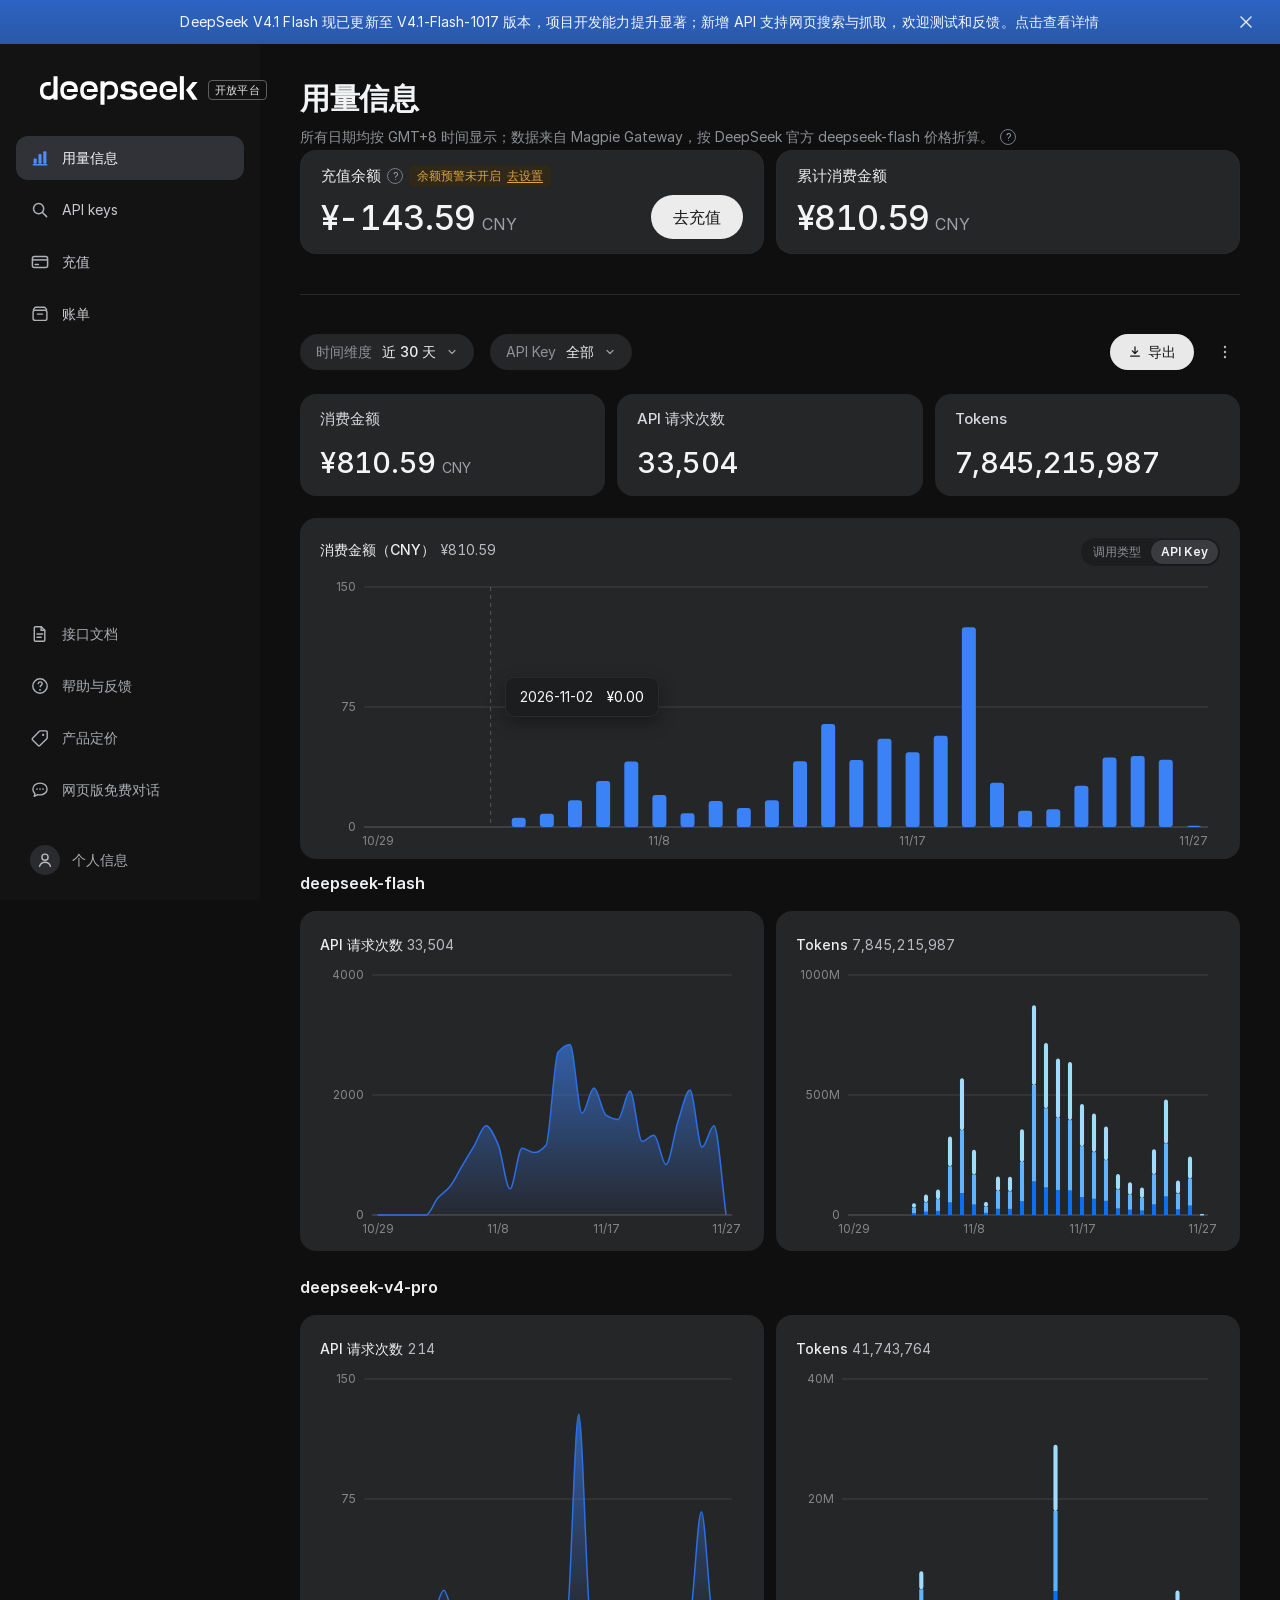
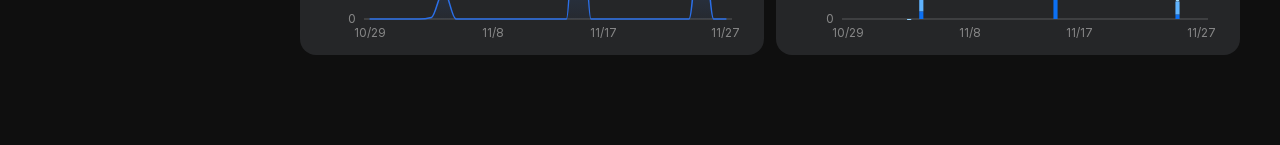
<file: platform.html>
<!DOCTYPE html>
<html lang="zh-CN">
<head>
<meta charset="UTF-8">
<meta name="viewport" content="width=device-width, initial-scale=1.0, viewport-fit=cover">
<title>DeepSeek 开放平台</title>
<meta name="description" content="DeepSeek 开放平台 - 用量信息">
<link rel="icon" href="assets/images/favicon.ico">
<link rel="stylesheet" href="assets/css/platform.css?v=2d255246">
</head>
<body>
<div class="top-banner" id="topBanner">
  <span class="banner-text">DeepSeek V4.1 Flash 现已更新至 V4.1-Flash-1017 版本，项目开发能力提升显著；新增 API 支持网页搜索与抓取，欢迎测试和反馈。<a class="banner-link" href="https://api-docs.deepseek.com/zh-cn/guides/search/" target="_blank" rel="noopener">点击查看详情</a></span>
  <button class="banner-close" aria-label="关闭" id="bannerClose"><svg viewBox="0 0 16 16" fill="none"><path d="M3 3l10 10M13 3L3 13" stroke="currentColor" stroke-width="1.4" stroke-linecap="round"/></svg></button>
</div>

<div class="app">
  <aside class="sidebar" id="sidebar">
    <div class="brand">
      <a class="brand-logo" href="index.html" aria-label="DeepSeek 开放平台首页"><svg role="img" aria-label="DeepSeek 开放平台" xmlns="http://www.w3.org/2000/svg" width="121" height="22" viewBox="0 0 121 22" fill="none" class="logo-svg"><path d="M53.3047 17.6062H51.5389V14.8687H53.3047C54.3982 14.8687 55.5038 14.5961 56.2148 13.8386C56.9271 13.081 57.196 11.919 57.196 10.7575C57.196 9.59611 56.9384 8.43405 56.2148 7.67651C55.4925 6.91897 54.3982 6.64636 53.3047 6.64636C52.2111 6.64636 51.1055 6.91897 50.3932 7.67651C49.6809 8.43405 49.4121 9.59548 49.4121 10.7575V22H46.3147V3.91897H49.4121V5.07035H49.9799C50.0415 4.99937 50.103 4.93907 50.1652 4.87877C50.9403 4.17148 52.1275 3.91897 53.2933 3.91897C55.1212 3.91897 56.9479 4.37374 58.1457 5.63631C59.343 6.89887 59.7663 8.83857 59.7663 10.7676C59.7663 12.6966 59.3323 14.6263 58.1457 15.8989C56.9585 17.1715 55.1212 17.6062 53.304 17.6062H53.3047Z" fill="#fff"></path><path d="M6.46231 4.4039H8.22739V7.14133H6.46231C5.36809 7.14133 4.26319 7.41395 3.55088 8.17148C2.83857 8.92902 2.57035 10.0911 2.57035 11.2525C2.57035 12.4139 2.82852 13.576 3.55088 14.3329C4.27324 15.0905 5.36809 15.3637 6.46231 15.3637C7.55653 15.3637 8.66143 15.0911 9.37374 14.3329C10.0861 13.5754 10.3543 12.4139 10.3543 11.2525V0H13.451V18.0911H10.3543V16.9397H9.78643C9.72425 17.0101 9.66269 17.071 9.6005 17.1313C8.82601 17.8379 7.63882 18.0911 6.47236 18.0911C4.6451 18.0911 2.81784 17.6363 1.6206 16.3737C0.423367 15.1112 0 13.1721 0 11.2425C0 9.31282 0.433417 7.3838 1.6206 6.11118C2.81784 4.84862 4.6451 4.4039 6.46231 4.4039Z" fill="#fff"></path><path d="M28.9881 11.0101V12.1112H20.7399V9.9196H26.2111C26.0873 9.12123 25.7977 8.37374 25.282 7.82852C24.5389 7.04083 23.3926 6.75817 22.2575 6.75817C21.1225 6.75817 19.9761 7.04083 19.233 7.82852C18.49 8.61621 18.2211 9.81847 18.2211 11.0107C18.2211 12.2029 18.4893 13.4146 19.233 14.1922C19.9761 14.9699 21.1225 15.2632 22.2575 15.2632C23.3926 15.2632 24.5389 14.9805 25.282 14.1922C25.3851 14.081 25.478 13.9598 25.571 13.8386H28.6269C28.3587 14.7883 27.9353 15.647 27.2952 16.3134C26.0565 17.6162 24.1464 18.0911 22.2575 18.0911C20.3687 18.0911 18.4585 17.6263 17.2199 16.3134C15.9812 15 15.527 13 15.527 11.0107C15.527 9.02136 15.9711 7.01068 17.2199 5.70729C18.4692 4.40452 20.3687 3.92965 22.2575 3.92965C24.1464 3.92965 26.0565 4.39447 27.2952 5.70729C28.544 7.02073 28.9881 9.02073 28.9881 11.0107V11.0101Z" fill="#fff"></path><path d="M44.2406 11.0101V12.1112H35.9925V9.9196H41.4636C41.3392 9.12123 41.0509 8.37374 40.5345 7.82852C39.7915 7.04083 38.6451 6.75817 37.5101 6.75817C36.375 6.75817 35.2286 7.04083 34.4849 7.82852C33.7418 8.61621 33.473 9.81847 33.473 11.0107C33.473 12.2029 33.7412 13.4146 34.4849 14.1922C35.228 14.9699 36.3744 15.2632 37.5101 15.2632C38.6457 15.2632 39.7915 14.9805 40.5345 14.1922C40.6382 14.081 40.7305 13.9598 40.8229 13.8386H43.8794C43.6106 14.7883 43.1872 15.647 42.5471 16.3134C41.3084 17.6162 39.3989 18.0911 37.5094 18.0911C35.62 18.0911 33.7104 17.6263 32.4717 16.3134C31.233 15 30.7789 13 30.7789 11.0107C30.7789 9.02136 31.223 7.01068 32.4717 5.70729C33.7211 4.40452 35.6206 3.92965 37.5094 3.92965C39.3982 3.92965 41.3084 4.39447 42.5471 5.70729C43.7965 7.02073 44.2406 9.02073 44.2406 11.0107V11.0101Z" fill="#fff"></path><path d="M67.929 18.0911C69.8185 18.0911 71.728 17.8185 72.9667 17.0408C74.2054 16.2632 74.6602 15.081 74.6602 13.9095C74.6602 12.7381 74.2155 11.5459 72.9667 10.7783C71.728 10.0107 69.8185 9.72739 67.929 9.72739C67.1231 9.72739 66.38 9.61621 65.8536 9.32349C65.3273 9.0201 65.1313 8.56596 65.1313 8.11118C65.1313 7.65641 65.3172 7.19221 65.8536 6.89887C66.38 6.59548 67.196 6.49498 68.0006 6.49498C68.8053 6.49498 69.6212 6.60616 70.1489 6.89887C70.6753 7.20226 70.8712 7.65641 70.8712 8.11118H74.0195C74.0195 6.93907 73.6175 5.74749 72.4925 4.9799C71.3675 4.21231 69.6432 3.92902 67.9296 3.92902C66.2161 3.92902 64.4918 4.20163 63.3668 4.9799C62.2418 5.75754 61.8386 6.93907 61.8386 8.11118C61.8386 9.28329 62.2412 10.4749 63.3668 11.2425C64.4918 12.0101 66.2155 12.2933 67.9296 12.2933C68.8172 12.2933 69.7984 12.4045 70.3863 12.6972C70.9755 12.9906 71.1815 13.4548 71.1815 13.9095C71.1815 14.3643 70.9755 14.8285 70.3863 15.1219C69.7984 15.4146 68.9001 15.5258 68.0126 15.5258C67.125 15.5258 66.2155 15.4146 65.6376 15.1219C65.0597 14.8291 64.8423 14.3643 64.8423 13.9095H61.2085C61.2085 15.0817 61.652 16.2732 62.902 17.0408C64.1508 17.8084 66.0402 18.0911 67.9296 18.0911H67.929Z" fill="#fff"></path><path d="M89.7638 11.0101V12.1112H81.5157V9.9196H86.9868C86.8637 9.12123 86.5741 8.37374 86.0584 7.82852C85.3141 7.04083 84.169 6.75817 83.0327 6.75817C81.8964 6.75817 80.7513 7.04083 80.0082 7.82852C79.2651 8.61621 78.9975 9.81847 78.9975 11.0107C78.9975 12.2029 79.2651 13.4146 80.0082 14.1922C80.7513 14.9699 81.8976 15.2632 83.0327 15.2632C84.1677 15.2632 85.3141 14.9805 86.0584 14.1922C86.1608 14.081 86.2544 13.9598 86.3467 13.8386H89.402C89.1332 14.7883 88.7104 15.647 88.071 16.3134C86.8323 17.6162 84.9221 18.0911 83.0327 18.0911C81.1432 18.0911 79.2337 17.6263 77.995 16.3134C76.7563 15 76.3028 13 76.3028 11.0107C76.3028 9.02136 76.7462 7.01068 77.995 5.70729C79.2444 4.40452 81.1438 3.92965 83.0327 3.92965C84.9215 3.92965 86.8323 4.39447 88.071 5.70729C89.3197 7.02073 89.7632 9.02073 89.7632 11.0107L89.7638 11.0101Z" fill="#fff"></path><path d="M105.016 11.0101V12.1112H96.7682V9.9196H102.239C102.116 9.12123 101.827 8.37374 101.31 7.82852C100.567 7.04083 99.4215 6.75817 98.2858 6.75817C97.1501 6.75817 96.0044 7.04083 95.2613 7.82852C94.5182 8.61621 94.2494 9.81847 94.2494 11.0107C94.2494 12.2029 94.5182 13.4146 95.2613 14.1922C96.0044 14.9699 97.1508 15.2632 98.2858 15.2632C99.4209 15.2632 100.567 14.9805 101.31 14.1922C101.414 14.081 101.506 13.9598 101.6 13.8386H104.655C104.386 14.7883 103.964 15.647 103.324 16.3134C102.084 17.6162 100.175 18.0911 98.2858 18.0911C96.3964 18.0911 94.4868 17.6263 93.2481 16.3134C92.0094 15 91.5547 13 91.5547 11.0107C91.5547 9.02136 91.9981 7.01068 93.2481 5.70729C94.4969 4.40452 96.3964 3.92965 98.2858 3.92965C100.175 3.92965 102.085 4.39447 103.324 5.70729C104.573 7.02073 105.016 9.02073 105.016 11.0107V11.0101Z" fill="#fff"></path><path d="M110.188 0H107.091V18.0911H110.188V0Z" fill="#fff"></path><path d="M115.633 10.5861L120.711 18.0911H116.881L111.802 10.5861L116.881 4.55591H120.711L115.633 10.5861Z" fill="#fff"></path></svg></a>
      <span class="brand-tag">开放平台</span>
    </div>

    <nav class="side-nav">
      <a class="nav-item active" href="platform.html" data-nav="usage">
        <span class="icon"><svg viewBox="0 0 20 20" fill="none"><path d="M3.3 16.7h13.4" stroke="currentColor" stroke-width="1.5" stroke-linecap="round"/><rect x="3.6" y="10.6" width="3.1" height="5.1" rx="1" fill="currentColor"/><rect x="8.45" y="6.1" width="3.1" height="9.6" rx="1" fill="currentColor"/><rect x="13.3" y="3.2" width="3.1" height="12.5" rx="1" fill="currentColor"/></svg></span>
        用量信息
      </a>
      <a class="nav-item" href="apikeys.html" data-nav="keys">
        <span class="icon"><svg viewBox="0 0 20 20" fill="none"><circle cx="8.6" cy="8.6" r="5.1" stroke="currentColor" stroke-width="1.5"/><path d="M12.5 12.5L16.6 16.6" stroke="currentColor" stroke-width="1.5" stroke-linecap="round"/></svg></span>
        API keys
      </a>
      <a class="nav-item" href="topup.html" data-nav="topup">
        <span class="icon"><svg viewBox="0 0 20 20" fill="none"><rect x="2.4" y="4.6" width="15.2" height="10.8" rx="2" stroke="currentColor" stroke-width="1.5"/><path d="M2.8 7.9h14.4" stroke="currentColor" stroke-width="1.5"/><path d="M5.2 12.6h3.2" stroke="currentColor" stroke-width="1.5" stroke-linecap="round"/></svg></span>
        充值
      </a>
      <a class="nav-item" href="billing.html" data-nav="billing">
        <span class="icon"><svg viewBox="0 0 20 20" fill="none"><path d="M3.1 6.2l1.4-2.1c.3-.5.8-.8 1.4-.8h8.2c.6 0 1.1.3 1.4.8l1.4 2.1" stroke="currentColor" stroke-width="1.4"/><rect x="3.1" y="6.2" width="13.8" height="10.2" rx="2" stroke="currentColor" stroke-width="1.4"/><path d="M7.4 10.1h5.2" stroke="currentColor" stroke-width="1.4" stroke-linecap="round"/></svg></span>
        账单
      </a>
    </nav>

    <nav class="side-nav bottom">
      <button class="nav-item bottom-item" data-nav="docs">
        <span class="icon"><svg viewBox="0 0 20 20" fill="none"><path d="M5.2 2.8h6.1l3.5 3.5v10c0 .5-.4.9-.9.9H5.2a.9.9 0 0 1-.9-.9V3.7c0-.5.4-.9.9-.9z" stroke="currentColor" stroke-width="1.4"/><path d="M11.1 3v3.3h3.5M7 10h5.7M7 13.2h4.2" stroke="currentColor" stroke-width="1.4" stroke-linecap="round"/></svg></span>
        接口文档
      </button>
      <button class="nav-item bottom-item" data-nav="help">
        <span class="icon"><svg viewBox="0 0 20 20" fill="none"><circle cx="10" cy="10" r="7.2" stroke="currentColor" stroke-width="1.4"/><path d="M8.2 7.6c.2-1 1-1.7 2-1.7 1.1 0 2 .8 2 1.9 0 1.5-2 1.6-2 3" stroke="currentColor" stroke-width="1.4" stroke-linecap="round"/><circle cx="10" cy="13.9" r=".9" fill="currentColor"/></svg></span>
        帮助与反馈
      </button>
      <button class="nav-item bottom-item" data-nav="price">
        <span class="icon"><svg viewBox="0 0 20 20" fill="none"><path d="M10.4 2.9H16a1.2 1.2 0 0 1 1.2 1.2v5.6a1.4 1.4 0 0 1-.4 1L9.9 17.6a1.2 1.2 0 0 1-1.7 0l-5.6-5.6a1.2 1.2 0 0 1 0-1.7L9.4 3.3c.3-.3.6-.4 1-.4z" stroke="currentColor" stroke-width="1.4"/><circle cx="13.1" cy="6.9" r="1.15" fill="currentColor"/></svg></span>
        产品定价
      </button>
      <button class="nav-item bottom-item" data-nav="chat">
        <span class="icon"><svg viewBox="0 0 20 20" fill="none"><path d="M10 3.1c4 0 7.1 2.6 7.1 5.9 0 3.2-3.1 5.9-7.1 5.9-.8 0-1.6-.1-2.3-.3l-3.5 1.7.8-2.6C3.6 12.6 2.9 11 2.9 9c0-3.3 3.1-5.9 7.1-5.9z" stroke="currentColor" stroke-width="1.4" stroke-linejoin="round"/><circle cx="7" cy="9" r=".85" fill="currentColor"/><circle cx="10" cy="9" r=".85" fill="currentColor"/><circle cx="13" cy="9" r=".85" fill="currentColor"/></svg></span>
        网页版免费对话
      </button>
      <div class="profile">
        <button class="nav-item bottom-item" data-nav="profile">
          <span class="icon avatar"><svg viewBox="0 0 20 20" fill="none"><circle cx="10" cy="7.2" r="3.1" stroke="currentColor" stroke-width="1.4"/><path d="M4.6 16.4c.7-2.6 2.7-4.1 5.4-4.1s4.7 1.5 5.4 4.1" stroke="currentColor" stroke-width="1.4" stroke-linecap="round"/></svg></span>
          个人信息
        </button>
      </div>
    </nav>
  </aside>

  <div class="mobile-bar">
    <div class="left"><svg role="img" aria-label="DeepSeek 开放平台" xmlns="http://www.w3.org/2000/svg" width="121" height="22" viewBox="0 0 121 22" fill="none" class="logo-svg"><path d="M53.3047 17.6062H51.5389V14.8687H53.3047C54.3982 14.8687 55.5038 14.5961 56.2148 13.8386C56.9271 13.081 57.196 11.919 57.196 10.7575C57.196 9.59611 56.9384 8.43405 56.2148 7.67651C55.4925 6.91897 54.3982 6.64636 53.3047 6.64636C52.2111 6.64636 51.1055 6.91897 50.3932 7.67651C49.6809 8.43405 49.4121 9.59548 49.4121 10.7575V22H46.3147V3.91897H49.4121V5.07035H49.9799C50.0415 4.99937 50.103 4.93907 50.1652 4.87877C50.9403 4.17148 52.1275 3.91897 53.2933 3.91897C55.1212 3.91897 56.9479 4.37374 58.1457 5.63631C59.343 6.89887 59.7663 8.83857 59.7663 10.7676C59.7663 12.6966 59.3323 14.6263 58.1457 15.8989C56.9585 17.1715 55.1212 17.6062 53.304 17.6062H53.3047Z" fill="#fff"></path><path d="M6.46231 4.4039H8.22739V7.14133H6.46231C5.36809 7.14133 4.26319 7.41395 3.55088 8.17148C2.83857 8.92902 2.57035 10.0911 2.57035 11.2525C2.57035 12.4139 2.82852 13.576 3.55088 14.3329C4.27324 15.0905 5.36809 15.3637 6.46231 15.3637C7.55653 15.3637 8.66143 15.0911 9.37374 14.3329C10.0861 13.5754 10.3543 12.4139 10.3543 11.2525V0H13.451V18.0911H10.3543V16.9397H9.78643C9.72425 17.0101 9.66269 17.071 9.6005 17.1313C8.82601 17.8379 7.63882 18.0911 6.47236 18.0911C4.6451 18.0911 2.81784 17.6363 1.6206 16.3737C0.423367 15.1112 0 13.1721 0 11.2425C0 9.31282 0.433417 7.3838 1.6206 6.11118C2.81784 4.84862 4.6451 4.4039 6.46231 4.4039Z" fill="#fff"></path><path d="M28.9881 11.0101V12.1112H20.7399V9.9196H26.2111C26.0873 9.12123 25.7977 8.37374 25.282 7.82852C24.5389 7.04083 23.3926 6.75817 22.2575 6.75817C21.1225 6.75817 19.9761 7.04083 19.233 7.82852C18.49 8.61621 18.2211 9.81847 18.2211 11.0107C18.2211 12.2029 18.4893 13.4146 19.233 14.1922C19.9761 14.9699 21.1225 15.2632 22.2575 15.2632C23.3926 15.2632 24.5389 14.9805 25.282 14.1922C25.3851 14.081 25.478 13.9598 25.571 13.8386H28.6269C28.3587 14.7883 27.9353 15.647 27.2952 16.3134C26.0565 17.6162 24.1464 18.0911 22.2575 18.0911C20.3687 18.0911 18.4585 17.6263 17.2199 16.3134C15.9812 15 15.527 13 15.527 11.0107C15.527 9.02136 15.9711 7.01068 17.2199 5.70729C18.4692 4.40452 20.3687 3.92965 22.2575 3.92965C24.1464 3.92965 26.0565 4.39447 27.2952 5.70729C28.544 7.02073 28.9881 9.02073 28.9881 11.0107V11.0101Z" fill="#fff"></path><path d="M44.2406 11.0101V12.1112H35.9925V9.9196H41.4636C41.3392 9.12123 41.0509 8.37374 40.5345 7.82852C39.7915 7.04083 38.6451 6.75817 37.5101 6.75817C36.375 6.75817 35.2286 7.04083 34.4849 7.82852C33.7418 8.61621 33.473 9.81847 33.473 11.0107C33.473 12.2029 33.7412 13.4146 34.4849 14.1922C35.228 14.9699 36.3744 15.2632 37.5101 15.2632C38.6457 15.2632 39.7915 14.9805 40.5345 14.1922C40.6382 14.081 40.7305 13.9598 40.8229 13.8386H43.8794C43.6106 14.7883 43.1872 15.647 42.5471 16.3134C41.3084 17.6162 39.3989 18.0911 37.5094 18.0911C35.62 18.0911 33.7104 17.6263 32.4717 16.3134C31.233 15 30.7789 13 30.7789 11.0107C30.7789 9.02136 31.223 7.01068 32.4717 5.70729C33.7211 4.40452 35.6206 3.92965 37.5094 3.92965C39.3982 3.92965 41.3084 4.39447 42.5471 5.70729C43.7965 7.02073 44.2406 9.02073 44.2406 11.0107V11.0101Z" fill="#fff"></path><path d="M67.929 18.0911C69.8185 18.0911 71.728 17.8185 72.9667 17.0408C74.2054 16.2632 74.6602 15.081 74.6602 13.9095C74.6602 12.7381 74.2155 11.5459 72.9667 10.7783C71.728 10.0107 69.8185 9.72739 67.929 9.72739C67.1231 9.72739 66.38 9.61621 65.8536 9.32349C65.3273 9.0201 65.1313 8.56596 65.1313 8.11118C65.1313 7.65641 65.3172 7.19221 65.8536 6.89887C66.38 6.59548 67.196 6.49498 68.0006 6.49498C68.8053 6.49498 69.6212 6.60616 70.1489 6.89887C70.6753 7.20226 70.8712 7.65641 70.8712 8.11118H74.0195C74.0195 6.93907 73.6175 5.74749 72.4925 4.9799C71.3675 4.21231 69.6432 3.92902 67.9296 3.92902C66.2161 3.92902 64.4918 4.20163 63.3668 4.9799C62.2418 5.75754 61.8386 6.93907 61.8386 8.11118C61.8386 9.28329 62.2412 10.4749 63.3668 11.2425C64.4918 12.0101 66.2155 12.2933 67.9296 12.2933C68.8172 12.2933 69.7984 12.4045 70.3863 12.6972C70.9755 12.9906 71.1815 13.4548 71.1815 13.9095C71.1815 14.3643 70.9755 14.8285 70.3863 15.1219C69.7984 15.4146 68.9001 15.5258 68.0126 15.5258C67.125 15.5258 66.2155 15.4146 65.6376 15.1219C65.0597 14.8291 64.8423 14.3643 64.8423 13.9095H61.2085C61.2085 15.0817 61.652 16.2732 62.902 17.0408C64.1508 17.8084 66.0402 18.0911 67.9296 18.0911H67.929Z" fill="#fff"></path><path d="M89.7638 11.0101V12.1112H81.5157V9.9196H86.9868C86.8637 9.12123 86.5741 8.37374 86.0584 7.82852C85.3141 7.04083 84.169 6.75817 83.0327 6.75817C81.8964 6.75817 80.7513 7.04083 80.0082 7.82852C79.2651 8.61621 78.9975 9.81847 78.9975 11.0107C78.9975 12.2029 79.2651 13.4146 80.0082 14.1922C80.7513 14.9699 81.8976 15.2632 83.0327 15.2632C84.1677 15.2632 85.3141 14.9805 86.0584 14.1922C86.1608 14.081 86.2544 13.9598 86.3467 13.8386H89.402C89.1332 14.7883 88.7104 15.647 88.071 16.3134C86.8323 17.6162 84.9221 18.0911 83.0327 18.0911C81.1432 18.0911 79.2337 17.6263 77.995 16.3134C76.7563 15 76.3028 13 76.3028 11.0107C76.3028 9.02136 76.7462 7.01068 77.995 5.70729C79.2444 4.40452 81.1438 3.92965 83.0327 3.92965C84.9215 3.92965 86.8323 4.39447 88.071 5.70729C89.3197 7.02073 89.7632 9.02073 89.7632 11.0107L89.7638 11.0101Z" fill="#fff"></path><path d="M105.016 11.0101V12.1112H96.7682V9.9196H102.239C102.116 9.12123 101.827 8.37374 101.31 7.82852C100.567 7.04083 99.4215 6.75817 98.2858 6.75817C97.1501 6.75817 96.0044 7.04083 95.2613 7.82852C94.5182 8.61621 94.2494 9.81847 94.2494 11.0107C94.2494 12.2029 94.5182 13.4146 95.2613 14.1922C96.0044 14.9699 97.1508 15.2632 98.2858 15.2632C99.4209 15.2632 100.567 14.9805 101.31 14.1922C101.414 14.081 101.506 13.9598 101.6 13.8386H104.655C104.386 14.7883 103.964 15.647 103.324 16.3134C102.084 17.6162 100.175 18.0911 98.2858 18.0911C96.3964 18.0911 94.4868 17.6263 93.2481 16.3134C92.0094 15 91.5547 13 91.5547 11.0107C91.5547 9.02136 91.9981 7.01068 93.2481 5.70729C94.4969 4.40452 96.3964 3.92965 98.2858 3.92965C100.175 3.92965 102.085 4.39447 103.324 5.70729C104.573 7.02073 105.016 9.02073 105.016 11.0107V11.0101Z" fill="#fff"></path><path d="M110.188 0H107.091V18.0911H110.188V0Z" fill="#fff"></path><path d="M115.633 10.5861L120.711 18.0911H116.881L111.802 10.5861L116.881 4.55591H120.711L115.633 10.5861Z" fill="#fff"></path></svg><span class="brand-tag">开放平台</span></div>
    <button class="hamburger" aria-label="菜单"><svg width="22" height="22" viewBox="0 0 22 22" fill="none"><path d="M4 6.5h14M4 11h14M4 15.5h14" stroke="currentColor" stroke-width="1.6" stroke-linecap="round"/></svg></button>
  </div>

  <main class="main">
    <header class="page-head">
      <h1>用量信息</h1>
      <div class="page-sub">所有日期均按 GMT+8 时间显示；数据来自 Magpie Gateway，按 DeepSeek 官方 deepseek-flash 价格折算。<span class="help-dot" title="时区变更后，数据可能会同步更新">?</span></div>
    </header>

    <section class="balance-grid">
      <article class="metric-card">
        <div class="metric-head">
          <span class="metric-title">充值余额</span>
          <span class="help-dot" title="调用 API 会消耗余额，如有疑问，查看文档">?</span>
          <span class="metric-note">余额预警未开启 <a href="#" onclick="return false">去设置</a></span>
        </div>
        <div class="metric-value-row">
          <div class="money"><span class="big">¥32.98</span><span class="unit">CNY</span></div>
          <a class="topup-btn" id="topupBtn" href="topup.html" style="display:inline-flex;align-items:center;justify-content:center;text-decoration:none">去充值</a>
        </div>
      </article>
      <article class="metric-card">
        <div class="metric-head"><span class="metric-title">累计消费金额</span></div>
        <div class="metric-value-row">
          <div class="money"><span class="big">¥104.02</span><span class="unit">CNY</span></div>
        </div>
      </article>
    </section>

    <div class="divider"></div>

    <section class="toolbar">
      <div class="filter-pill" role="button" tabindex="0">
        <span class="label">时间维度</span><span class="value">近 30 天</span>
        <span class="chev"><svg viewBox="0 0 12 12" fill="none"><path d="M3 4.5L6 7.5l3-3" stroke="currentColor" stroke-width="1.2" stroke-linecap="round" stroke-linejoin="round"/></svg></span>
      </div>
      <div class="filter-pill" role="button" tabindex="0">
        <span class="label">API Key</span><span class="value">全部</span>
        <span class="chev"><svg viewBox="0 0 12 12" fill="none"><path d="M3 4.5L6 7.5l3-3" stroke="currentColor" stroke-width="1.2" stroke-linecap="round" stroke-linejoin="round"/></svg></span>
      </div>
      <div class="spacer"></div>
      <button class="export-btn" id="exportBtn">
        <svg width="14" height="14" viewBox="0 0 16 16" fill="none"><path d="M8 2.2v7.4M5 6.7l3 3 3-3M3 12.6h10" stroke="currentColor" stroke-width="1.4" stroke-linecap="round" stroke-linejoin="round"/></svg>
        导出
      </button>
      <button class="more-btn" aria-label="更多"><svg width="16" height="16" viewBox="0 0 16 16" fill="currentColor"><circle cx="8" cy="3" r="1.2"/><circle cx="8" cy="8" r="1.2"/><circle cx="8" cy="13" r="1.2"/></svg></button>
    </section>

    <section class="summary-grid">
      <article class="summary-card"><div class="summary-label">消费金额</div><div class="summary-value"><span class="num">¥104.02</span><span class="unit">CNY</span></div></article>
      <article class="summary-card"><div class="summary-label">API 请求次数</div><div class="summary-value"><span class="num">4,405</span></div></article>
      <article class="summary-card"><div class="summary-label">Tokens</div><div class="summary-value"><span class="num">1,213,705,129</span></div></article>
    </section>

    <section class="chart-card cost-card">
      <div class="chart-head">
        <div class="chart-title"><span class="t">消费金额（CNY）</span><span class="extra">¥104.02</span></div>
        <div class="segmented" id="costGroup">
          <button data-group="model">调用类型</button>
          <button data-group="apiKey" class="active">API Key</button>
        </div>
      </div>
      <div class="chart-wrap" data-chart="cost"></div>
    </section>

    <section class="models">
      <div class="model-block">
        <h2 class="model-name">deepseek-flash</h2>
        <div class="model-grid">
          <article class="model-card">
            <div class="m-head"><span class="m-label">API 请求次数</span><span class="m-count">4,405</span></div>
            <div class="chart-wrap" data-chart="flashRequests"></div>
          </article>
          <article class="model-card">
            <div class="m-head"><span class="m-label">Tokens</span><span class="m-count">1,213,705,129</span></div>
            <div class="chart-wrap" data-chart="flashTokens"></div>
          </article>
        </div>
      </div>

      <div class="model-block">
        <h2 class="model-name">deepseek-v4-pro</h2>
        <div class="model-grid">
          <article class="model-card">
            <div class="m-head"><span class="m-label">API 请求次数</span><span class="m-count">19</span></div>
            <div class="chart-wrap" data-chart="proRequests"></div>
          </article>
          <article class="model-card">
            <div class="m-head"><span class="m-label">Tokens</span><span class="m-count">7,978,555</span></div>
            <div class="chart-wrap" data-chart="proTokens"></div>
          </article>
        </div>
      </div>
    </section>


  </main>
</div>

<div class="toast" id="toast" style="position:fixed;left:50%;bottom:40px;transform:translateX(-50%) translateY(20px);background:#2c2d30;color:#f2f3f5;padding:10px 18px;border-radius:10px;font-size:13px;opacity:0;pointer-events:none;transition:opacity .2s ease,transform .2s ease;z-index:200;box-shadow:0 8px 24px rgba(0,0,0,.4)"></div>

<script src="assets/js/platform-charts.js?v=a99b08ae"></script>
<script src="assets/js/platform.js?v=b77a69d6"></script>
</body>
</html>
</file>
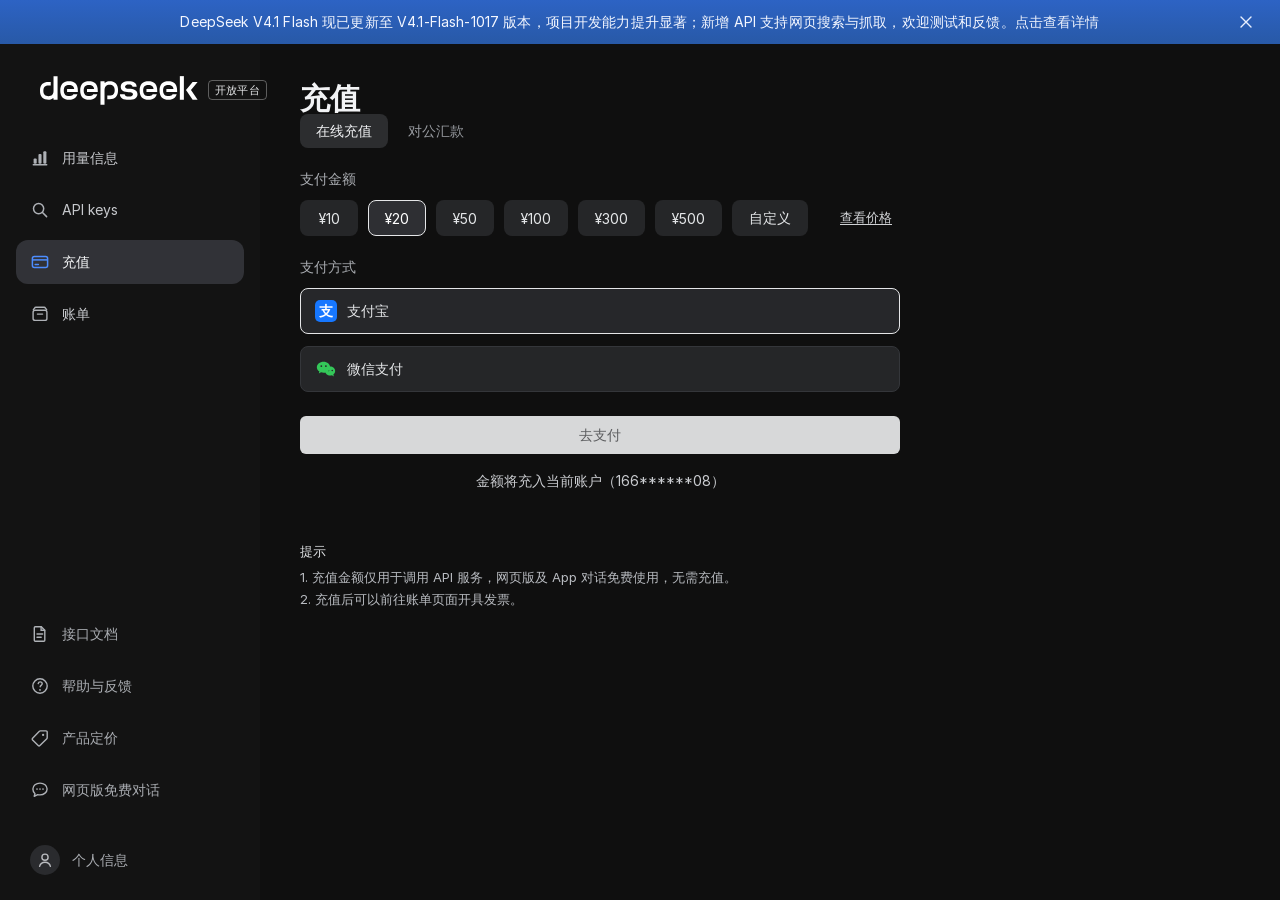
<file: topup.html>
<!DOCTYPE html>
<html lang="zh-CN">
<head>
<meta charset="UTF-8">
<meta name="viewport" content="width=device-width, initial-scale=1.0, viewport-fit=cover">
<title>充值 - DeepSeek 开放平台</title>
<meta name="description" content="DeepSeek 开放平台 - 充值">
<link rel="icon" href="assets/images/favicon.ico">
<link rel="stylesheet" href="assets/css/platform.css?v=2d255246">
</head>
<body>
<div class="top-banner" id="topBanner">
  <span class="banner-text">DeepSeek V4.1 Flash 现已更新至 V4.1-Flash-1017 版本，项目开发能力提升显著；新增 API 支持网页搜索与抓取，欢迎测试和反馈。<a class="banner-link" href="https://api-docs.deepseek.com/zh-cn/guides/search/" target="_blank" rel="noopener">点击查看详情</a></span>
  <button class="banner-close" aria-label="关闭" id="bannerClose"><svg viewBox="0 0 16 16" fill="none"><path d="M3 3l10 10M13 3L3 13" stroke="currentColor" stroke-width="1.4" stroke-linecap="round"/></svg></button>
</div>

<div class="app">
  <aside class="sidebar" id="sidebar">
    <div class="brand">
      <a class="brand-logo" href="index.html" aria-label="DeepSeek 开放平台首页"><svg role="img" aria-label="DeepSeek 开放平台" xmlns="http://www.w3.org/2000/svg" width="121" height="22" viewBox="0 0 121 22" fill="none" class="logo-svg"><path d="M53.3047 17.6062H51.5389V14.8687H53.3047C54.3982 14.8687 55.5038 14.5961 56.2148 13.8386C56.9271 13.081 57.196 11.919 57.196 10.7575C57.196 9.59611 56.9384 8.43405 56.2148 7.67651C55.4925 6.91897 54.3982 6.64636 53.3047 6.64636C52.2111 6.64636 51.1055 6.91897 50.3932 7.67651C49.6809 8.43405 49.4121 9.59548 49.4121 10.7575V22H46.3147V3.91897H49.4121V5.07035H49.9799C50.0415 4.99937 50.103 4.93907 50.1652 4.87877C50.9403 4.17148 52.1275 3.91897 53.2933 3.91897C55.1212 3.91897 56.9479 4.37374 58.1457 5.63631C59.343 6.89887 59.7663 8.83857 59.7663 10.7676C59.7663 12.6966 59.3323 14.6263 58.1457 15.8989C56.9585 17.1715 55.1212 17.6062 53.304 17.6062H53.3047Z" fill="#fff"></path><path d="M6.46231 4.4039H8.22739V7.14133H6.46231C5.36809 7.14133 4.26319 7.41395 3.55088 8.17148C2.83857 8.92902 2.57035 10.0911 2.57035 11.2525C2.57035 12.4139 2.82852 13.576 3.55088 14.3329C4.27324 15.0905 5.36809 15.3637 6.46231 15.3637C7.55653 15.3637 8.66143 15.0911 9.37374 14.3329C10.0861 13.5754 10.3543 12.4139 10.3543 11.2525V0H13.451V18.0911H10.3543V16.9397H9.78643C9.72425 17.0101 9.66269 17.071 9.6005 17.1313C8.82601 17.8379 7.63882 18.0911 6.47236 18.0911C4.6451 18.0911 2.81784 17.6363 1.6206 16.3737C0.423367 15.1112 0 13.1721 0 11.2425C0 9.31282 0.433417 7.3838 1.6206 6.11118C2.81784 4.84862 4.6451 4.4039 6.46231 4.4039Z" fill="#fff"></path><path d="M28.9881 11.0101V12.1112H20.7399V9.9196H26.2111C26.0873 9.12123 25.7977 8.37374 25.282 7.82852C24.5389 7.04083 23.3926 6.75817 22.2575 6.75817C21.1225 6.75817 19.9761 7.04083 19.233 7.82852C18.49 8.61621 18.2211 9.81847 18.2211 11.0107C18.2211 12.2029 18.4893 13.4146 19.233 14.1922C19.9761 14.9699 21.1225 15.2632 22.2575 15.2632C23.3926 15.2632 24.5389 14.9805 25.282 14.1922C25.3851 14.081 25.478 13.9598 25.571 13.8386H28.6269C28.3587 14.7883 27.9353 15.647 27.2952 16.3134C26.0565 17.6162 24.1464 18.0911 22.2575 18.0911C20.3687 18.0911 18.4585 17.6263 17.2199 16.3134C15.9812 15 15.527 13 15.527 11.0107C15.527 9.02136 15.9711 7.01068 17.2199 5.70729C18.4692 4.40452 20.3687 3.92965 22.2575 3.92965C24.1464 3.92965 26.0565 4.39447 27.2952 5.70729C28.544 7.02073 28.9881 9.02073 28.9881 11.0107V11.0101Z" fill="#fff"></path><path d="M44.2406 11.0101V12.1112H35.9925V9.9196H41.4636C41.3392 9.12123 41.0509 8.37374 40.5345 7.82852C39.7915 7.04083 38.6451 6.75817 37.5101 6.75817C36.375 6.75817 35.2286 7.04083 34.4849 7.82852C33.7418 8.61621 33.473 9.81847 33.473 11.0107C33.473 12.2029 33.7412 13.4146 34.4849 14.1922C35.228 14.9699 36.3744 15.2632 37.5101 15.2632C38.6457 15.2632 39.7915 14.9805 40.5345 14.1922C40.6382 14.081 40.7305 13.9598 40.8229 13.8386H43.8794C43.6106 14.7883 43.1872 15.647 42.5471 16.3134C41.3084 17.6162 39.3989 18.0911 37.5094 18.0911C35.62 18.0911 33.7104 17.6263 32.4717 16.3134C31.233 15 30.7789 13 30.7789 11.0107C30.7789 9.02136 31.223 7.01068 32.4717 5.70729C33.7211 4.40452 35.6206 3.92965 37.5094 3.92965C39.3982 3.92965 41.3084 4.39447 42.5471 5.70729C43.7965 7.02073 44.2406 9.02073 44.2406 11.0107V11.0101Z" fill="#fff"></path><path d="M67.929 18.0911C69.8185 18.0911 71.728 17.8185 72.9667 17.0408C74.2054 16.2632 74.6602 15.081 74.6602 13.9095C74.6602 12.7381 74.2155 11.5459 72.9667 10.7783C71.728 10.0107 69.8185 9.72739 67.929 9.72739C67.1231 9.72739 66.38 9.61621 65.8536 9.32349C65.3273 9.0201 65.1313 8.56596 65.1313 8.11118C65.1313 7.65641 65.3172 7.19221 65.8536 6.89887C66.38 6.59548 67.196 6.49498 68.0006 6.49498C68.8053 6.49498 69.6212 6.60616 70.1489 6.89887C70.6753 7.20226 70.8712 7.65641 70.8712 8.11118H74.0195C74.0195 6.93907 73.6175 5.74749 72.4925 4.9799C71.3675 4.21231 69.6432 3.92902 67.9296 3.92902C66.2161 3.92902 64.4918 4.20163 63.3668 4.9799C62.2418 5.75754 61.8386 6.93907 61.8386 8.11118C61.8386 9.28329 62.2412 10.4749 63.3668 11.2425C64.4918 12.0101 66.2155 12.2933 67.9296 12.2933C68.8172 12.2933 69.7984 12.4045 70.3863 12.6972C70.9755 12.9906 71.1815 13.4548 71.1815 13.9095C71.1815 14.3643 70.9755 14.8285 70.3863 15.1219C69.7984 15.4146 68.9001 15.5258 68.0126 15.5258C67.125 15.5258 66.2155 15.4146 65.6376 15.1219C65.0597 14.8291 64.8423 14.3643 64.8423 13.9095H61.2085C61.2085 15.0817 61.652 16.2732 62.902 17.0408C64.1508 17.8084 66.0402 18.0911 67.9296 18.0911H67.929Z" fill="#fff"></path><path d="M89.7638 11.0101V12.1112H81.5157V9.9196H86.9868C86.8637 9.12123 86.5741 8.37374 86.0584 7.82852C85.3141 7.04083 84.169 6.75817 83.0327 6.75817C81.8964 6.75817 80.7513 7.04083 80.0082 7.82852C79.2651 8.61621 78.9975 9.81847 78.9975 11.0107C78.9975 12.2029 79.2651 13.4146 80.0082 14.1922C80.7513 14.9699 81.8976 15.2632 83.0327 15.2632C84.1677 15.2632 85.3141 14.9805 86.0584 14.1922C86.1608 14.081 86.2544 13.9598 86.3467 13.8386H89.402C89.1332 14.7883 88.7104 15.647 88.071 16.3134C86.8323 17.6162 84.9221 18.0911 83.0327 18.0911C81.1432 18.0911 79.2337 17.6263 77.995 16.3134C76.7563 15 76.3028 13 76.3028 11.0107C76.3028 9.02136 76.7462 7.01068 77.995 5.70729C79.2444 4.40452 81.1438 3.92965 83.0327 3.92965C84.9215 3.92965 86.8323 4.39447 88.071 5.70729C89.3197 7.02073 89.7632 9.02073 89.7632 11.0107L89.7638 11.0101Z" fill="#fff"></path><path d="M105.016 11.0101V12.1112H96.7682V9.9196H102.239C102.116 9.12123 101.827 8.37374 101.31 7.82852C100.567 7.04083 99.4215 6.75817 98.2858 6.75817C97.1501 6.75817 96.0044 7.04083 95.2613 7.82852C94.5182 8.61621 94.2494 9.81847 94.2494 11.0107C94.2494 12.2029 94.5182 13.4146 95.2613 14.1922C96.0044 14.9699 97.1508 15.2632 98.2858 15.2632C99.4209 15.2632 100.567 14.9805 101.31 14.1922C101.414 14.081 101.506 13.9598 101.6 13.8386H104.655C104.386 14.7883 103.964 15.647 103.324 16.3134C102.084 17.6162 100.175 18.0911 98.2858 18.0911C96.3964 18.0911 94.4868 17.6263 93.2481 16.3134C92.0094 15 91.5547 13 91.5547 11.0107C91.5547 9.02136 91.9981 7.01068 93.2481 5.70729C94.4969 4.40452 96.3964 3.92965 98.2858 3.92965C100.175 3.92965 102.085 4.39447 103.324 5.70729C104.573 7.02073 105.016 9.02073 105.016 11.0107V11.0101Z" fill="#fff"></path><path d="M110.188 0H107.091V18.0911H110.188V0Z" fill="#fff"></path><path d="M115.633 10.5861L120.711 18.0911H116.881L111.802 10.5861L116.881 4.55591H120.711L115.633 10.5861Z" fill="#fff"></path></svg></a>
      <span class="brand-tag">开放平台</span>
    </div>

    <nav class="side-nav">
      <a class="nav-item" href="platform.html" data-nav="usage">
        <span class="icon"><svg viewBox="0 0 20 20" fill="none"><path d="M3.3 16.7h13.4" stroke="currentColor" stroke-width="1.5" stroke-linecap="round"/><rect x="3.6" y="10.6" width="3.1" height="5.1" rx="1" fill="currentColor"/><rect x="8.45" y="6.1" width="3.1" height="9.6" rx="1" fill="currentColor"/><rect x="13.3" y="3.2" width="3.1" height="12.5" rx="1" fill="currentColor"/></svg></span>
        用量信息
      </a>
      <a class="nav-item" href="apikeys.html" data-nav="keys">
        <span class="icon"><svg viewBox="0 0 20 20" fill="none"><circle cx="8.6" cy="8.6" r="5.1" stroke="currentColor" stroke-width="1.5"/><path d="M12.5 12.5L16.6 16.6" stroke="currentColor" stroke-width="1.5" stroke-linecap="round"/></svg></span>
        API keys
      </a>
      <a class="nav-item active" href="topup.html" data-nav="topup">
        <span class="icon"><svg viewBox="0 0 20 20" fill="none"><rect x="2.4" y="4.6" width="15.2" height="10.8" rx="2" stroke="currentColor" stroke-width="1.5"/><path d="M2.8 7.9h14.4" stroke="currentColor" stroke-width="1.5"/><path d="M5.2 12.6h3.2" stroke="currentColor" stroke-width="1.5" stroke-linecap="round"/></svg></span>
        充值
      </a>
      <a class="nav-item" href="billing.html" data-nav="billing">
        <span class="icon"><svg viewBox="0 0 20 20" fill="none"><path d="M3.1 6.2l1.4-2.1c.3-.5.8-.8 1.4-.8h8.2c.6 0 1.1.3 1.4.8l1.4 2.1" stroke="currentColor" stroke-width="1.4"/><rect x="3.1" y="6.2" width="13.8" height="10.2" rx="2" stroke="currentColor" stroke-width="1.4"/><path d="M7.4 10.1h5.2" stroke="currentColor" stroke-width="1.4" stroke-linecap="round"/></svg></span>
        账单
      </a>
    </nav>

    <nav class="side-nav bottom">
      <button class="nav-item bottom-item" data-nav="docs">
        <span class="icon"><svg viewBox="0 0 20 20" fill="none"><path d="M5.2 2.8h6.1l3.5 3.5v10c0 .5-.4.9-.9.9H5.2a.9.9 0 0 1-.9-.9V3.7c0-.5.4-.9.9-.9z" stroke="currentColor" stroke-width="1.4"/><path d="M11.1 3v3.3h3.5M7 10h5.7M7 13.2h4.2" stroke="currentColor" stroke-width="1.4" stroke-linecap="round"/></svg></span>
        接口文档
      </button>
      <button class="nav-item bottom-item" data-nav="help">
        <span class="icon"><svg viewBox="0 0 20 20" fill="none"><circle cx="10" cy="10" r="7.2" stroke="currentColor" stroke-width="1.4"/><path d="M8.2 7.6c.2-1 1-1.7 2-1.7 1.1 0 2 .8 2 1.9 0 1.5-2 1.6-2 3" stroke="currentColor" stroke-width="1.4" stroke-linecap="round"/><circle cx="10" cy="13.9" r=".9" fill="currentColor"/></svg></span>
        帮助与反馈
      </button>
      <button class="nav-item bottom-item" data-nav="price">
        <span class="icon"><svg viewBox="0 0 20 20" fill="none"><path d="M10.4 2.9H16a1.2 1.2 0 0 1 1.2 1.2v5.6a1.4 1.4 0 0 1-.4 1L9.9 17.6a1.2 1.2 0 0 1-1.7 0l-5.6-5.6a1.2 1.2 0 0 1 0-1.7L9.4 3.3c.3-.3.6-.4 1-.4z" stroke="currentColor" stroke-width="1.4"/><circle cx="13.1" cy="6.9" r="1.15" fill="currentColor"/></svg></span>
        产品定价
      </button>
      <button class="nav-item bottom-item" data-nav="chat">
        <span class="icon"><svg viewBox="0 0 20 20" fill="none"><path d="M10 3.1c4 0 7.1 2.6 7.1 5.9 0 3.2-3.1 5.9-7.1 5.9-.8 0-1.6-.1-2.3-.3l-3.5 1.7.8-2.6C3.6 12.6 2.9 11 2.9 9c0-3.3 3.1-5.9 7.1-5.9z" stroke="currentColor" stroke-width="1.4" stroke-linejoin="round"/><circle cx="7" cy="9" r=".85" fill="currentColor"/><circle cx="10" cy="9" r=".85" fill="currentColor"/><circle cx="13" cy="9" r=".85" fill="currentColor"/></svg></span>
        网页版免费对话
      </button>
      <div class="profile">
        <button class="nav-item bottom-item" data-nav="profile">
          <span class="icon avatar"><svg viewBox="0 0 20 20" fill="none"><circle cx="10" cy="7.2" r="3.1" stroke="currentColor" stroke-width="1.4"/><path d="M4.6 16.4c.7-2.6 2.7-4.1 5.4-4.1s4.7 1.5 5.4 4.1" stroke="currentColor" stroke-width="1.4" stroke-linecap="round"/></svg></span>
          个人信息
        </button>
      </div>
    </nav>
  </aside>

  <div class="mobile-bar">
    <div class="left"><svg role="img" aria-label="DeepSeek 开放平台" xmlns="http://www.w3.org/2000/svg" width="121" height="22" viewBox="0 0 121 22" fill="none" class="logo-svg"><path d="M53.3047 17.6062H51.5389V14.8687H53.3047C54.3982 14.8687 55.5038 14.5961 56.2148 13.8386C56.9271 13.081 57.196 11.919 57.196 10.7575C57.196 9.59611 56.9384 8.43405 56.2148 7.67651C55.4925 6.91897 54.3982 6.64636 53.3047 6.64636C52.2111 6.64636 51.1055 6.91897 50.3932 7.67651C49.6809 8.43405 49.4121 9.59548 49.4121 10.7575V22H46.3147V3.91897H49.4121V5.07035H49.9799C50.0415 4.99937 50.103 4.93907 50.1652 4.87877C50.9403 4.17148 52.1275 3.91897 53.2933 3.91897C55.1212 3.91897 56.9479 4.37374 58.1457 5.63631C59.343 6.89887 59.7663 8.83857 59.7663 10.7676C59.7663 12.6966 59.3323 14.6263 58.1457 15.8989C56.9585 17.1715 55.1212 17.6062 53.304 17.6062H53.3047Z" fill="#fff"></path><path d="M6.46231 4.4039H8.22739V7.14133H6.46231C5.36809 7.14133 4.26319 7.41395 3.55088 8.17148C2.83857 8.92902 2.57035 10.0911 2.57035 11.2525C2.57035 12.4139 2.82852 13.576 3.55088 14.3329C4.27324 15.0905 5.36809 15.3637 6.46231 15.3637C7.55653 15.3637 8.66143 15.0911 9.37374 14.3329C10.0861 13.5754 10.3543 12.4139 10.3543 11.2525V0H13.451V18.0911H10.3543V16.9397H9.78643C9.72425 17.0101 9.66269 17.071 9.6005 17.1313C8.82601 17.8379 7.63882 18.0911 6.47236 18.0911C4.6451 18.0911 2.81784 17.6363 1.6206 16.3737C0.423367 15.1112 0 13.1721 0 11.2425C0 9.31282 0.433417 7.3838 1.6206 6.11118C2.81784 4.84862 4.6451 4.4039 6.46231 4.4039Z" fill="#fff"></path><path d="M28.9881 11.0101V12.1112H20.7399V9.9196H26.2111C26.0873 9.12123 25.7977 8.37374 25.282 7.82852C24.5389 7.04083 23.3926 6.75817 22.2575 6.75817C21.1225 6.75817 19.9761 7.04083 19.233 7.82852C18.49 8.61621 18.2211 9.81847 18.2211 11.0107C18.2211 12.2029 18.4893 13.4146 19.233 14.1922C19.9761 14.9699 21.1225 15.2632 22.2575 15.2632C23.3926 15.2632 24.5389 14.9805 25.282 14.1922C25.3851 14.081 25.478 13.9598 25.571 13.8386H28.6269C28.3587 14.7883 27.9353 15.647 27.2952 16.3134C26.0565 17.6162 24.1464 18.0911 22.2575 18.0911C20.3687 18.0911 18.4585 17.6263 17.2199 16.3134C15.9812 15 15.527 13 15.527 11.0107C15.527 9.02136 15.9711 7.01068 17.2199 5.70729C18.4692 4.40452 20.3687 3.92965 22.2575 3.92965C24.1464 3.92965 26.0565 4.39447 27.2952 5.70729C28.544 7.02073 28.9881 9.02073 28.9881 11.0107V11.0101Z" fill="#fff"></path><path d="M44.2406 11.0101V12.1112H35.9925V9.9196H41.4636C41.3392 9.12123 41.0509 8.37374 40.5345 7.82852C39.7915 7.04083 38.6451 6.75817 37.5101 6.75817C36.375 6.75817 35.2286 7.04083 34.4849 7.82852C33.7418 8.61621 33.473 9.81847 33.473 11.0107C33.473 12.2029 33.7412 13.4146 34.4849 14.1922C35.228 14.9699 36.3744 15.2632 37.5101 15.2632C38.6457 15.2632 39.7915 14.9805 40.5345 14.1922C40.6382 14.081 40.7305 13.9598 40.8229 13.8386H43.8794C43.6106 14.7883 43.1872 15.647 42.5471 16.3134C41.3084 17.6162 39.3989 18.0911 37.5094 18.0911C35.62 18.0911 33.7104 17.6263 32.4717 16.3134C31.233 15 30.7789 13 30.7789 11.0107C30.7789 9.02136 31.223 7.01068 32.4717 5.70729C33.7211 4.40452 35.6206 3.92965 37.5094 3.92965C39.3982 3.92965 41.3084 4.39447 42.5471 5.70729C43.7965 7.02073 44.2406 9.02073 44.2406 11.0107V11.0101Z" fill="#fff"></path><path d="M67.929 18.0911C69.8185 18.0911 71.728 17.8185 72.9667 17.0408C74.2054 16.2632 74.6602 15.081 74.6602 13.9095C74.6602 12.7381 74.2155 11.5459 72.9667 10.7783C71.728 10.0107 69.8185 9.72739 67.929 9.72739C67.1231 9.72739 66.38 9.61621 65.8536 9.32349C65.3273 9.0201 65.1313 8.56596 65.1313 8.11118C65.1313 7.65641 65.3172 7.19221 65.8536 6.89887C66.38 6.59548 67.196 6.49498 68.0006 6.49498C68.8053 6.49498 69.6212 6.60616 70.1489 6.89887C70.6753 7.20226 70.8712 7.65641 70.8712 8.11118H74.0195C74.0195 6.93907 73.6175 5.74749 72.4925 4.9799C71.3675 4.21231 69.6432 3.92902 67.9296 3.92902C66.2161 3.92902 64.4918 4.20163 63.3668 4.9799C62.2418 5.75754 61.8386 6.93907 61.8386 8.11118C61.8386 9.28329 62.2412 10.4749 63.3668 11.2425C64.4918 12.0101 66.2155 12.2933 67.9296 12.2933C68.8172 12.2933 69.7984 12.4045 70.3863 12.6972C70.9755 12.9906 71.1815 13.4548 71.1815 13.9095C71.1815 14.3643 70.9755 14.8285 70.3863 15.1219C69.7984 15.4146 68.9001 15.5258 68.0126 15.5258C67.125 15.5258 66.2155 15.4146 65.6376 15.1219C65.0597 14.8291 64.8423 14.3643 64.8423 13.9095H61.2085C61.2085 15.0817 61.652 16.2732 62.902 17.0408C64.1508 17.8084 66.0402 18.0911 67.9296 18.0911H67.929Z" fill="#fff"></path><path d="M89.7638 11.0101V12.1112H81.5157V9.9196H86.9868C86.8637 9.12123 86.5741 8.37374 86.0584 7.82852C85.3141 7.04083 84.169 6.75817 83.0327 6.75817C81.8964 6.75817 80.7513 7.04083 80.0082 7.82852C79.2651 8.61621 78.9975 9.81847 78.9975 11.0107C78.9975 12.2029 79.2651 13.4146 80.0082 14.1922C80.7513 14.9699 81.8976 15.2632 83.0327 15.2632C84.1677 15.2632 85.3141 14.9805 86.0584 14.1922C86.1608 14.081 86.2544 13.9598 86.3467 13.8386H89.402C89.1332 14.7883 88.7104 15.647 88.071 16.3134C86.8323 17.6162 84.9221 18.0911 83.0327 18.0911C81.1432 18.0911 79.2337 17.6263 77.995 16.3134C76.7563 15 76.3028 13 76.3028 11.0107C76.3028 9.02136 76.7462 7.01068 77.995 5.70729C79.2444 4.40452 81.1438 3.92965 83.0327 3.92965C84.9215 3.92965 86.8323 4.39447 88.071 5.70729C89.3197 7.02073 89.7632 9.02073 89.7632 11.0107L89.7638 11.0101Z" fill="#fff"></path><path d="M105.016 11.0101V12.1112H96.7682V9.9196H102.239C102.116 9.12123 101.827 8.37374 101.31 7.82852C100.567 7.04083 99.4215 6.75817 98.2858 6.75817C97.1501 6.75817 96.0044 7.04083 95.2613 7.82852C94.5182 8.61621 94.2494 9.81847 94.2494 11.0107C94.2494 12.2029 94.5182 13.4146 95.2613 14.1922C96.0044 14.9699 97.1508 15.2632 98.2858 15.2632C99.4209 15.2632 100.567 14.9805 101.31 14.1922C101.414 14.081 101.506 13.9598 101.6 13.8386H104.655C104.386 14.7883 103.964 15.647 103.324 16.3134C102.084 17.6162 100.175 18.0911 98.2858 18.0911C96.3964 18.0911 94.4868 17.6263 93.2481 16.3134C92.0094 15 91.5547 13 91.5547 11.0107C91.5547 9.02136 91.9981 7.01068 93.2481 5.70729C94.4969 4.40452 96.3964 3.92965 98.2858 3.92965C100.175 3.92965 102.085 4.39447 103.324 5.70729C104.573 7.02073 105.016 9.02073 105.016 11.0107V11.0101Z" fill="#fff"></path><path d="M110.188 0H107.091V18.0911H110.188V0Z" fill="#fff"></path><path d="M115.633 10.5861L120.711 18.0911H116.881L111.802 10.5861L116.881 4.55591H120.711L115.633 10.5861Z" fill="#fff"></path></svg><span class="brand-tag">开放平台</span></div>
    <button class="hamburger" aria-label="菜单"><svg width="22" height="22" viewBox="0 0 22 22" fill="none"><path d="M4 6.5h14M4 11h14M4 15.5h14" stroke="currentColor" stroke-width="1.6" stroke-linecap="round"/></svg></button>
  </div>

  <main class="main">
    <header class="page-head">
      <h1>充值</h1>
      <div class="page-tabs">
        <button class="tab-pill active">在线充值</button>
        <button class="tab-pill">对公汇款</button>
      </div>
    </header>
    <div class="topup-panel">
      <div class="form-label">支付金额</div>
      <div class="amount-row" id="amountRow">
        <button class="amount-pill" data-amount="10">¥10</button>
        <button class="amount-pill selected" data-amount="20">¥20</button>
        <button class="amount-pill" data-amount="50">¥50</button>
        <button class="amount-pill" data-amount="100">¥100</button>
        <button class="amount-pill" data-amount="300">¥300</button>
        <button class="amount-pill" data-amount="500">¥500</button>
        <button class="amount-pill" data-amount="custom">自定义</button>
        <button class="price-link">查看价格</button>
      </div>

      <div class="form-label" style="margin-top:20px">支付方式</div>
      <div class="pay-methods" id="payMethods">
        <div class="pay-method selected" data-method="alipay">
          <span class="pay-icon" style="background:#1677ff;color:#fff;font-size:14px;font-weight:700">支</span>
          <span>支付宝</span>
        </div>
        <div class="pay-method" data-method="wechat">
          <span class="pay-icon"><svg viewBox="0 0 24 24" width="22" height="22" fill="#34c759"><path d="M9.4 4C5.3 4 2 6.7 2 10c0 1.9 1.1 3.6 2.8 4.7L4.1 17l2.5-1.5c.9.3 1.8.5 2.8.5 3.9 0 7.1-2.7 7.1-6S13.3 4 9.4 4zm-2.5 3.8a1 1 0 1 1 0 2 1 1 0 0 1 0-2zm5 0a1 1 0 1 1 0 2 1 1 0 0 1 0-2z"/><path d="M22 14.3c0-2.7-2.4-4.9-5.5-4.9-3 0-5.5 2.2-5.5 4.9s2.5 4.9 5.5 4.9c.7 0 1.4-.1 2-.3l2.1 1.2-.6-2c1.2-.9 2-2.1 2-3.8zm-7.3-1.6a.85.85 0 1 1 0 1.7.85.85 0 0 1 0-1.7zm4.1 0a.85.85 0 1 1 0 1.7.85.85 0 0 1 0-1.7z"/></svg></span>
          <span>微信支付</span>
        </div>
      </div>
      <button class="pay-btn" id="payBtn">去支付</button>
      <div class="account-note">金额将充入当前账户（166******08）</div>
      <div class="topup-tips">
        <h3>提示</h3>
        <p>1. 充值金额仅用于调用 API 服务，网页版及 App 对话免费使用，无需充值。</p>
        <p>2. 充值后可以前往账单页面开具发票。</p>
      </div>
    </div>
</main>
</div>

<div class="toast" id="toast" style="position:fixed;left:50%;bottom:40px;transform:translateX(-50%) translateY(20px);background:#2c2d30;color:#f2f3f5;padding:10px 18px;border-radius:10px;font-size:13px;opacity:0;pointer-events:none;transition:opacity .2s ease,transform .2s ease;z-index:200;box-shadow:0 8px 24px rgba(0,0,0,.4)"></div>

<script src="assets/js/platform-charts.js?v=a99b08ae"></script>
<script src="assets/js/platform.js?v=b77a69d6"></script>
</body>
</html>
</file>
<file: assets/css/ddd6172044536759.css>
body{--dsw-static-amber-100:#fef5e7;--dsw-static-amber-400:#f7ad31;--dsw-static-amber-500:#f59e0b;--dsw-static-amber-600:#dd8629;--dsw-static-amber-900:#27241f;--dsw-static-blue-100:#dbeafe;--dsw-static-blue-300:#93c5fd;--dsw-static-blue-400:#60a5fa;--dsw-static-blue-450:#4d93f8;--dsw-static-blue-500:#3b82f6;--dsw-static-blue-50:#eff6ff;--dsw-static-blue-50p:#eaf3ff;--dsw-static-blue-600:#2563eb;--dsw-static-blue-75:#e5f0ff;--dsw-static-blue-800:#1e40af;--dsw-static-blue-950:#172554;--dsw-static-deepseek-100:#e4edfd;--dsw-static-deepseek-200:#d3e2ff;--dsw-static-deepseek-300:#b7c8fe;--dsw-static-deepseek-400:#679efe;--dsw-static-deepseek-450:#5686fe;--dsw-static-deepseek-500:#3964fe;--dsw-static-deepseek-50:#edf3fe;--dsw-static-deepseek-600:#4868b2;--dsw-static-deepseek-700-delete:#2f4c8f;--dsw-static-deepseek-800:#34415b;--dsw-static-deepseek-900:#283142;--dsw-static-green-100:#e6faed;--dsw-static-green-400:#4ed17e;--dsw-static-green-500:#22c55e;--dsw-static-green-900:#233c2c;--dsw-static-neutral-00:#fff;--dsw-static-neutral-1000:#000;--dsw-static-neutral-100:#f5f5f5;--dsw-static-neutral-150:#ededed;--dsw-static-neutral-200:#e5e5e5;--dsw-static-neutral-250:#dcdcdc;--dsw-static-neutral-300:#d4d4d4;--dsw-static-neutral-400:#a2a4a6;--dsw-static-neutral-500:#7f8287;--dsw-static-neutral-50:#fafafa;--dsw-static-neutral-550:#65676b;--dsw-static-neutral-600:#545557;--dsw-static-neutral-700:#3c3c3d;--dsw-static-neutral-800:#292929;--dsw-static-neutral-850:#212123;--dsw-static-neutral-900:#0f0f0f;--dsw-static-neutral-bluish-00:#fff;--dsw-static-neutral-bluish-1000:#0f1115;--dsw-static-neutral-bluish-100:#ebeef2;--dsw-static-neutral-bluish-150:#e9ecf2;--dsw-static-neutral-bluish-200:#e1e5ee;--dsw-static-neutral-bluish-300:#cfd3d6;--dsw-static-neutral-bluish-400:#adb2b8;--dsw-static-neutral-bluish-500:#979da6;--dsw-static-neutral-bluish-50:#f9fafb;--dsw-static-neutral-bluish-600:#81858c;--dsw-static-neutral-bluish-60:#f5f6f7;--dsw-static-neutral-bluish-700:#61666b;--dsw-static-neutral-bluish-750:#43454a;--dsw-static-neutral-bluish-75:#f1f3f5;--dsw-static-neutral-bluish-800:#353638;--dsw-static-neutral-bluish-850:#2c2c2e;--dsw-static-neutral-bluish-875:#232324;--dsw-static-neutral-bluish-900:#1b1b1c;--dsw-static-neutral-bluish-950:#151517;--dsw-static-red-100:#fee2e2;--dsw-static-red-400:#f25a5a;--dsw-static-red-500:#ef4444;--dsw-static-red-50:#fef2f2;--dsw-static-red-600:#ec1313;--dsw-static-red-900:#570c0c}body[data-ds-dark-theme]{--dsw-static-amber-100:#fef5e7;--dsw-static-amber-400:#f7ad31;--dsw-static-amber-500:#f59e0b;--dsw-static-amber-600:#dd8629;--dsw-static-amber-900:#27241f;--dsw-static-blue-100:#dbeafe;--dsw-static-blue-300:#93c5fd;--dsw-static-blue-400:#60a5fa;--dsw-static-blue-450:#4d93f8;--dsw-static-blue-500:#3b82f6;--dsw-static-blue-50:#eff6ff;--dsw-static-blue-50p:#eaf3ff;--dsw-static-blue-600:#2563eb;--dsw-static-blue-75:#e5f0ff;--dsw-static-blue-800:#1e40af;--dsw-static-blue-950:#172554;--dsw-static-deepseek-100:#e4edfd;--dsw-static-deepseek-200:#d3e2ff;--dsw-static-deepseek-300:#b7c8fe;--dsw-static-deepseek-400:#679efe;--dsw-static-deepseek-450:#5686fe;--dsw-static-deepseek-500:#3964fe;--dsw-static-deepseek-50:#edf3fe;--dsw-static-deepseek-600:#4868b2;--dsw-static-deepseek-700-delete:#2f4c8f;--dsw-static-deepseek-800:#34415b;--dsw-static-deepseek-900:#283142;--dsw-static-green-100:#e6faed;--dsw-static-green-400:#4ed17e;--dsw-static-green-500:#22c55e;--dsw-static-green-900:#233c2c;--dsw-static-neutral-00:#fff;--dsw-static-neutral-1000:#000;--dsw-static-neutral-100:#f5f5f5;--dsw-static-neutral-150:#ededed;--dsw-static-neutral-200:#e5e5e5;--dsw-static-neutral-250:#dcdcdc;--dsw-static-neutral-300:#d4d4d4;--dsw-static-neutral-400:#a2a4a6;--dsw-static-neutral-500:#7f8287;--dsw-static-neutral-50:#fafafa;--dsw-static-neutral-550:#65676b;--dsw-static-neutral-600:#545557;--dsw-static-neutral-700:#3c3c3d;--dsw-static-neutral-800:#292929;--dsw-static-neutral-850:#212123;--dsw-static-neutral-900:#0f0f0f;--dsw-static-neutral-bluish-00:#fff;--dsw-static-neutral-bluish-1000:#0f1115;--dsw-static-neutral-bluish-100:#ebeef2;--dsw-static-neutral-bluish-150:#e9ecf2;--dsw-static-neutral-bluish-200:#e1e5ee;--dsw-static-neutral-bluish-300:#cfd3d6;--dsw-static-neutral-bluish-400:#adb2b8;--dsw-static-neutral-bluish-500:#979da6;--dsw-static-neutral-bluish-50:#f9fafb;--dsw-static-neutral-bluish-600:#81858c;--dsw-static-neutral-bluish-60:#f9fafb;--dsw-static-neutral-bluish-700:#61666b;--dsw-static-neutral-bluish-750:#43454a;--dsw-static-neutral-bluish-75:#f1f3f5;--dsw-static-neutral-bluish-800:#353638;--dsw-static-neutral-bluish-850:#2c2c2e;--dsw-static-neutral-bluish-875:#232324;--dsw-static-neutral-bluish-900:#1b1b1c;--dsw-static-neutral-bluish-950:#151517;--dsw-static-red-100:#fee2e2;--dsw-static-red-400:#f25a5a;--dsw-static-red-500:#ef4444;--dsw-static-red-50:#fef2f2;--dsw-static-red-600:#ec1313;--dsw-static-red-900:#570c0c}body{--dsw-alias-bg-base:var(--dsw-static-neutral-bluish-00);--dsw-alias-bg-layer-1:var(--dsw-static-neutral-bluish-00);--dsw-alias-bg-layer-2:var(--dsw-static-neutral-bluish-00);--dsw-alias-bg-layer-3:var(--dsw-static-neutral-bluish-00);--dsw-alias-bg-mask-1:rgba(0,0,0,.24);--dsw-alias-bg-mask-2:rgba(0,0,0,.12);--dsw-alias-bg-mask-3:rgba(0,0,0,.48);--dsw-alias-bg-mask-photo:rgba(0,0,0,.88);--dsw-alias-bg-module-platform:var(--dsw-static-neutral-bluish-60);--dsw-alias-bg-multi-select:var(--dsw-static-neutral-bluish-60);--dsw-alias-bg-overlay:var(--dsw-static-neutral-bluish-150);--dsw-alias-bg-skeleton:rgba(0,0,0,.04);--dsw-alias-border-inverted2:transparent;--dsw-alias-border-inverted:transparent;--dsw-alias-border-l1:rgba(0,0,0,.04);--dsw-alias-border-l2-darkmode-thin:rgba(0,0,0,.1);--dsw-alias-border-l2:rgba(0,0,0,.1);--dsw-alias-border-l3:rgba(0,0,0,.12);--dsw-alias-border-l4:rgba(0,0,0,.16);--dsw-alias-brand-primary-invert:var(--dsw-static-deepseek-500);--dsw-alias-brand-primary:var(--dsw-static-deepseek-500);--dsw-alias-brand-text:var(--dsw-static-deepseek-500);--dsw-alias-button-contrast-fill:var(--dsw-static-neutral-bluish-700);--dsw-alias-button-elevated-fill:var(--dsw-static-neutral-bluish-00);--dsw-alias-button-floating-fill:var(--dsw-static-neutral-bluish-00);--dsw-alias-button-floating-hover:var(--dsw-static-neutral-bluish-75);--dsw-alias-button-ghost-active-border:var(--dsw-static-deepseek-300);--dsw-alias-button-ghost-active-fill:var(--dsw-static-deepseek-50);--dsw-alias-button-ghost-active-hover:var(--dsw-static-deepseek-100);--dsw-alias-button-info-fill:var(--dsw-static-deepseek-500);--dsw-alias-button-info-hover:var(--dsw-static-deepseek-400);--dsw-alias-button-primary-dimmed:var(--dsw-static-deepseek-400);--dsw-alias-button-primary-fill:var(--dsw-alias-brand-primary);--dsw-alias-button-primary-hover:var(--dsw-static-deepseek-450);--dsw-alias-button-tool-bar-fill-invisible:rgba(31,31,31,.36);--dsw-alias-button-tool-bar-fill:rgba(84,85,87,.5);--dsw-alias-button-tool-bar-hover:rgba(84,85,87,.6);--dsw-alias-interactive-bg-active:rgba(38,49,72,.1);--dsw-alias-interactive-bg-hover-accent:rgba(38,49,72,.14);--dsw-alias-interactive-bg-hover-danger:rgba(236,19,19,.05);--dsw-alias-interactive-bg-hover-solid:var(--dsw-static-neutral-bluish-75);--dsw-alias-interactive-bg-hover:rgba(38,49,72,.06);--dsw-alias-label-caption:var(--dsw-static-neutral-bluish-400);--dsw-alias-label-dimmed:var(--dsw-static-neutral-bluish-200);--dsw-alias-label-primary-dimmed:var(--dsw-static-neutral-bluish-950);--dsw-alias-label-primary-foreground:var(--dsw-static-neutral-bluish-00);--dsw-alias-label-primary-inverted:var(--dsw-static-neutral-bluish-00);--dsw-alias-label-primary:var(--dsw-static-neutral-bluish-1000);--dsw-alias-label-secondary:var(--dsw-static-neutral-bluish-700);--dsw-alias-label-tertiary:var(--dsw-static-neutral-bluish-600);--dsw-alias-markdown-citation:var(--dsw-static-neutral-bluish-100);--dsw-alias-markdown-code-block-banner:var(--dsw-static-neutral-bluish-50);--dsw-alias-markdown-code-block:var(--dsw-static-neutral-bluish-50);--dsw-alias-markdown-code-segment-selected:var(--dsw-static-neutral-bluish-00);--dsw-alias-markdown-code-segment-unselected:var(--dsw-static-neutral-bluish-75);--dsw-alias-markdown-inline-code:var(--dsw-static-neutral-bluish-100);--dsw-alias-markdown-placeholder:var(--dsw-static-neutral-bluish-60);--dsw-alias-markdown-tag:var(--dsw-static-neutral-bluish-75);--dsw-alias-scrollbar-bg-l1:var(--dsw-static-neutral-200);--dsw-alias-scrollbar-bg-l2:var(--dsw-static-neutral-200);--dsw-alias-scrollbar-hover-l1:var(--dsw-static-neutral-300);--dsw-alias-scrollbar-hover-l2:var(--dsw-static-neutral-300);--dsw-alias-state-business-primary:var(--dsw-static-deepseek-500);--dsw-alias-state-business-tertiary:var(--dsw-static-deepseek-100);--dsw-alias-state-error-primary:var(--dsw-static-red-600);--dsw-alias-state-error-secondary:var(--dsw-static-red-400);--dsw-alias-state-success-primary:var(--dsw-static-green-500);--dsw-alias-state-success-secondary:var(--dsw-static-green-400);--dsw-alias-state-warn-label:var(--dsw-static-amber-600);--dsw-alias-state-warn-primary:var(--dsw-static-amber-500);--dsw-alias-state-warn-secondary:var(--dsw-static-amber-400);--dsw-alias-state-warn-tertiary:var(--dsw-static-amber-100);--dsw-alias-toast-bg:var(--dsw-static-neutral-bluish-800);--dsw-alias-tooltip-bg:var(--dsw-static-neutral-bluish-850);--dsw-specific-bubble-highlight:var(--dsw-static-deepseek-200);--dsw-specific-bubble:var(--dsw-static-deepseek-50);--dsw-specific-input-major:var(--dsw-static-neutral-bluish-00);--dsw-specific-login-input:var(--dsw-static-neutral-bluish-50);--dsw-specific-menu:var(--dsw-alias-bg-layer-3);--dsw-specific-selector:var(--dsw-static-neutral-bluish-75);--dsw-specific-sidebar-fill:var(--dsw-static-neutral-bluish-50);--dsw-specific-sidebar-nav-item-active-accent:var(--dsw-static-deepseek-100);--dsw-specific-sidebar-nav-item-active:var(--dsw-static-neutral-bluish-100);--dsw-specific-sidebar-nav-item-hover:var(--dsw-static-neutral-bluish-75);--dsw-specific-tip:var(--dsw-static-neutral-bluish-60)}body[data-ds-dark-theme]{--dsw-alias-bg-base:var(--dsw-static-neutral-bluish-950);--dsw-alias-bg-layer-1:var(--dsw-static-neutral-bluish-875);--dsw-alias-bg-layer-2:var(--dsw-static-neutral-bluish-850);--dsw-alias-bg-layer-3:var(--dsw-static-neutral-bluish-800);--dsw-alias-bg-mask-1:rgba(0,0,0,.5);--dsw-alias-bg-mask-2:rgba(0,0,0,.2);--dsw-alias-bg-mask-3:rgba(0,0,0,.48);--dsw-alias-bg-mask-photo:rgba(0,0,0,.88);--dsw-alias-bg-module-platform:var(--dsw-static-neutral-bluish-800);--dsw-alias-bg-multi-select:var(--dsw-static-neutral-850);--dsw-alias-bg-overlay:var(--dsw-static-neutral-bluish-750);--dsw-alias-bg-skeleton:hsla(0,0%,100%,.08);--dsw-alias-border-inverted2:hsla(0,0%,100%,.08);--dsw-alias-border-inverted:hsla(0,0%,100%,.06);--dsw-alias-border-l1:hsla(0,0%,100%,.06);--dsw-alias-border-l2-darkmode-thin:hsla(0,0%,100%,.06);--dsw-alias-border-l2:hsla(0,0%,100%,.12);--dsw-alias-border-l3:hsla(0,0%,100%,.16);--dsw-alias-border-l4:hsla(0,0%,100%,.2);--dsw-alias-brand-primary-invert:var(--dsw-static-neutral-bluish-00);--dsw-alias-brand-primary:var(--dsw-static-deepseek-450);--dsw-alias-brand-text:var(--dsw-static-deepseek-400);--dsw-alias-button-contrast-fill:var(--dsw-static-neutral-bluish-50);--dsw-alias-button-elevated-fill:var(--dsw-static-neutral-bluish-750);--dsw-alias-button-floating-fill:var(--dsw-static-neutral-bluish-850);--dsw-alias-button-floating-hover:var(--dsw-static-neutral-bluish-800);--dsw-alias-button-ghost-active-border:var(--dsw-static-deepseek-600);--dsw-alias-button-ghost-active-fill:var(--dsw-static-deepseek-900);--dsw-alias-button-ghost-active-hover:var(--dsw-static-deepseek-800);--dsw-alias-button-info-fill:var(--dsw-static-deepseek-400);--dsw-alias-button-info-hover:var(--dsw-static-deepseek-500);--dsw-alias-button-primary-dimmed:var(--dsw-static-neutral-bluish-750);--dsw-alias-button-primary-fill:var(--dsw-alias-brand-primary);--dsw-alias-button-primary-hover:var(--dsw-static-deepseek-500);--dsw-alias-button-tool-bar-fill-invisible:rgba(31,31,31,.36);--dsw-alias-button-tool-bar-fill:rgba(84,85,87,.5);--dsw-alias-button-tool-bar-hover:rgba(84,85,87,.6);--dsw-alias-interactive-bg-active:hsla(0,0%,100%,.14);--dsw-alias-interactive-bg-hover-accent:hsla(0,0%,100%,.24);--dsw-alias-interactive-bg-hover-danger:rgba(242,90,90,.15);--dsw-alias-interactive-bg-hover-solid:var(--dsw-static-neutral-bluish-800);--dsw-alias-interactive-bg-hover:hsla(0,0%,100%,.08);--dsw-alias-label-caption:var(--dsw-static-neutral-bluish-600);--dsw-alias-label-dimmed:var(--dsw-static-neutral-bluish-750);--dsw-alias-label-primary-dimmed:var(--dsw-static-neutral-bluish-100);--dsw-alias-label-primary-foreground:var(--dsw-static-neutral-bluish-00);--dsw-alias-label-primary-inverted:var(--dsw-static-neutral-bluish-800);--dsw-alias-label-primary:var(--dsw-static-neutral-bluish-50);--dsw-alias-label-secondary:var(--dsw-static-neutral-bluish-300);--dsw-alias-label-tertiary:var(--dsw-static-neutral-bluish-400);--dsw-alias-markdown-citation:var(--dsw-static-neutral-bluish-800);--dsw-alias-markdown-code-block-banner:var(--dsw-static-neutral-bluish-850);--dsw-alias-markdown-code-block:var(--dsw-static-neutral-bluish-900);--dsw-alias-markdown-code-segment-selected:var(--dsw-static-neutral-bluish-800);--dsw-alias-markdown-code-segment-unselected:var(--dsw-static-neutral-bluish-900);--dsw-alias-markdown-inline-code:var(--dsw-static-neutral-bluish-850);--dsw-alias-markdown-placeholder:var(--dsw-static-neutral-bluish-850);--dsw-alias-markdown-tag:var(--dsw-static-neutral-bluish-850);--dsw-alias-scrollbar-bg-l1:var(--dsw-static-neutral-700);--dsw-alias-scrollbar-bg-l2:var(--dsw-static-neutral-600);--dsw-alias-scrollbar-hover-l1:var(--dsw-static-neutral-600);--dsw-alias-scrollbar-hover-l2:var(--dsw-static-neutral-550);--dsw-alias-state-business-primary:var(--dsw-static-deepseek-500);--dsw-alias-state-business-tertiary:var(--dsw-static-deepseek-800);--dsw-alias-state-error-primary:var(--dsw-static-red-400);--dsw-alias-state-error-secondary:var(--dsw-static-red-400);--dsw-alias-state-success-primary:var(--dsw-static-green-500);--dsw-alias-state-success-secondary:var(--dsw-static-green-400);--dsw-alias-state-success-tertiary:var(--dsw-static-green-900);--dsw-alias-state-warn-label:var(--dsw-static-amber-600);--dsw-alias-state-warn-primary:var(--dsw-static-amber-500);--dsw-alias-state-warn-secondary:var(--dsw-static-amber-400);--dsw-alias-state-warn-tertiary:var(--dsw-static-amber-900);--dsw-alias-toast-bg:var(--dsw-static-neutral-bluish-750);--dsw-alias-tooltip-bg:var(--dsw-static-neutral-bluish-750);--dsw-specific-bubble-highlight:var(--dsw-static-neutral-bluish-750);--dsw-specific-bubble:var(--dsw-static-neutral-bluish-850);--dsw-specific-input-major:var(--dsw-static-neutral-bluish-850);--dsw-specific-login-input:var(--dsw-static-neutral-bluish-900);--dsw-specific-menu:var(--dsw-alias-bg-layer-3);--dsw-specific-selector:var(--dsw-static-neutral-bluish-750);--dsw-specific-sidebar-fill:var(--dsw-static-neutral-bluish-900);--dsw-specific-sidebar-nav-item-active-accent:var(--dsw-static-neutral-bluish-800);--dsw-specific-sidebar-nav-item-active:var(--dsw-static-neutral-bluish-750);--dsw-specific-sidebar-nav-item-hover:var(--dsw-static-neutral-bluish-850);--dsw-specific-tip:var(--dsw-static-neutral-bluish-800)}@font-face{font-family:DM Sans;font-weight:400;font-style:normal;font-display:swap;src:url(../fonts/dm-sans-400.woff2) format("woff2")}@font-face{font-family:DM Sans;font-weight:500;font-style:normal;font-display:swap;src:url(../fonts/dm-sans-500.woff2) format("woff2")}@font-face{font-family:DM Sans;font-weight:700;font-style:normal;font-display:swap;src:url(../fonts/dm-sans-700.woff2) format("woff2")}@font-face{font-family:Montserrat;font-weight:400;font-style:normal;font-display:swap;src:url(../fonts/montserrat.woff2) format("woff2")}@font-face{font-family:Montserrat;font-weight:500;font-style:normal;font-display:swap;src:url(../fonts/montserrat-500.woff2) format("woff2")}@font-face{font-family:Montserrat;font-weight:600;font-style:normal;font-display:swap;src:url(../fonts/montserrat-600.woff2) format("woff2")}body,html{overscroll-behavior:none}body{font-family:var(--ds-font-sans);color:var(--ds-color-text-primary);background-color:var(--ds-color-bg-page);min-height:100vh;-webkit-font-smoothing:antialiased;-moz-osx-font-smoothing:grayscale}.ds-sparkle-image,.ds-sparkle-picture{display:inline-block;width:14px;height:14px}.ds-sparkle-image{vertical-align:top}.ds-input-wrapper{cursor:text;background-color:var(--ds-color-bg-input);border-color:hsla(0,0%,100%,.8);transition:background-color .2s ease,border-color .2s ease}.ds-input-wrapper:focus-within{background-color:var(--ds-color-bg-input-hover);border-color:var(--ds-color-border-input-focus)}@media (hover:hover){.ds-input-wrapper:hover{background-color:var(--ds-color-bg-input-hover);border-color:var(--ds-color-border-input-focus)}}.ds-hero-send-btn{transition:background .2s ease}.ds-hero-send-btn:hover{background:var(--dsw-alias-button-primary-hover)}.hero-input{resize:none;scrollbar-width:thin;scrollbar-color:transparent transparent;transition:scrollbar-color .2s ease}.hero-input:focus{scrollbar-color:var(--ds-color-scrollbar) transparent}@media (hover:hover){.hero-input:hover{scrollbar-color:var(--ds-color-scrollbar) transparent}}.hero-input::-webkit-scrollbar{width:6px}.hero-input::-webkit-scrollbar-track{background:transparent}.hero-input::-webkit-scrollbar-thumb{background-color:transparent;border-radius:100px;-webkit-transition:background-color .2s ease;transition:background-color .2s ease}.hero-input:focus::-webkit-scrollbar-thumb{background-color:var(--ds-color-scrollbar)}@media (hover:hover){.hero-input:hover::-webkit-scrollbar-thumb{background-color:var(--ds-color-scrollbar)}}.hero-input::-moz-placeholder{color:rgba(45,55,72,.7);opacity:1}.hero-input::placeholder{color:rgba(45,55,72,.7);opacity:1}html body{--ds-rgb-primary:77,107,254}.ds-flow-field-canvas{display:none}@media (hover:hover) and (pointer:fine){.ds-flow-field-canvas{display:block}}.ds-cursor-region{width:-moz-fit-content;width:fit-content}.ds-cursor-canvas{position:fixed;inset:0;pointer-events:none;z-index:9999;display:block;width:100vw;height:100vh;mix-blend-mode:difference}@media (hover:none),(pointer:coarse){.ds-cursor-canvas{display:none}}body:has(.harness-site[data-theme=dark]),html:has(.harness-site[data-theme=dark]){background-color:#0a0a0a}:where(.harness-site) ::selection{background-color:var(--ds-color-brand);color:#fff}:where(.harness-site) ::-moz-selection{background-color:var(--ds-color-brand);color:#fff}@font-face{font-family:Host Grotesk;font-style:normal;font-weight:300 800;font-display:swap;src:url(/harness/fonts/host-grotesk-latin.woff2) format("woff2");unicode-range:U+00??,U+0131,U+0152-0153,U+02bb-02bc,U+02c6,U+02da,U+02dc,U+0304,U+0308,U+0329,U+2000-206f,U+20ac,U+2122,U+2191,U+2193,U+2212,U+2215,U+feff,U+fffd}@font-face{font-family:Host Grotesk;font-style:normal;font-weight:300 800;font-display:swap;src:url(/harness/fonts/host-grotesk-latin-ext.woff2) format("woff2");unicode-range:U+0100-02ba,U+02bd-02c5,U+02c7-02cc,U+02ce-02d7,U+02dd-02ff,U+0304,U+0308,U+0329,U+1d00-1dbf,U+1e00-1e9f,U+1ef2-1eff,U+2020,U+20a0-20ab,U+20ad-20c0,U+2113,U+2c60-2c7f,U+a720-a7ff}@font-face{font-family:Host Grotesk;font-style:italic;font-weight:300 800;font-display:swap;src:url(/harness/fonts/host-grotesk-italic-latin.woff2) format("woff2");unicode-range:U+00??,U+0131,U+0152-0153,U+02bb-02bc,U+02c6,U+02da,U+02dc,U+0304,U+0308,U+0329,U+2000-206f,U+20ac,U+2122,U+2191,U+2193,U+2212,U+2215,U+feff,U+fffd}@font-face{font-family:Host Grotesk;font-style:italic;font-weight:300 800;font-display:swap;src:url(/harness/fonts/host-grotesk-italic-latin-ext.woff2) format("woff2");unicode-range:U+0100-02ba,U+02bd-02c5,U+02c7-02cc,U+02ce-02d7,U+02dd-02ff,U+0304,U+0308,U+0329,U+1d00-1dbf,U+1e00-1e9f,U+1ef2-1eff,U+2020,U+20a0-20ab,U+20ad-20c0,U+2113,U+2c60-2c7f,U+a720-a7ff}@font-face{font-family:Fragment Mono;font-style:normal;font-weight:400;font-display:swap;src:url(/harness/fonts/fragment-mono-latin.woff2) format("woff2");unicode-range:U+00??,U+0131,U+0152-0153,U+02bb-02bc,U+02c6,U+02da,U+02dc,U+0304,U+0308,U+0329,U+2000-206f,U+20ac,U+2122,U+2191,U+2193,U+2212,U+2215,U+feff,U+fffd}@font-face{font-family:Fragment Mono;font-style:normal;font-weight:400;font-display:swap;src:url(/harness/fonts/fragment-mono-latin-ext.woff2) format("woff2");unicode-range:U+0100-02ba,U+02bd-02c5,U+02c7-02cc,U+02ce-02d7,U+02dd-02ff,U+0304,U+0308,U+0329,U+1d00-1dbf,U+1e00-1e9f,U+1ef2-1eff,U+2020,U+20a0-20ab,U+20ad-20c0,U+2113,U+2c60-2c7f,U+a720-a7ff}.harness-site{font-family:var(--ds-font-sans);color:var(--ds-color-text-primary);background-color:var(--ds-color-bg-page);min-height:100vh;overscroll-behavior:none;-webkit-font-smoothing:antialiased;-moz-osx-font-smoothing:grayscale}:where(.harness-site) div.ds-tooltip{--tooltip-color:#fff;--tooltip-text-color:#000}:where(.harness-site) .icon-link:empty{margin-left:0}.harness-site{--ds-rgb-primary:77,107,254}*,:after,:before{--tw-border-spacing-x:0;--tw-border-spacing-y:0;--tw-translate-x:0;--tw-translate-y:0;--tw-rotate:0;--tw-skew-x:0;--tw-skew-y:0;--tw-scale-x:1;--tw-scale-y:1;--tw-pan-x: ;--tw-pan-y: ;--tw-pinch-zoom: ;--tw-scroll-snap-strictness:proximity;--tw-gradient-from-position: ;--tw-gradient-via-position: ;--tw-gradient-to-position: ;--tw-ordinal: ;--tw-slashed-zero: ;--tw-numeric-figure: ;--tw-numeric-spacing: ;--tw-numeric-fraction: ;--tw-ring-inset: ;--tw-ring-offset-width:0px;--tw-ring-offset-color:#fff;--tw-ring-color:rgba(59,130,246,.5);--tw-ring-offset-shadow:0 0 #0000;--tw-ring-shadow:0 0 #0000;--tw-shadow:0 0 #0000;--tw-shadow-colored:0 0 #0000;--tw-blur: ;--tw-brightness: ;--tw-contrast: ;--tw-grayscale: ;--tw-hue-rotate: ;--tw-invert: ;--tw-saturate: ;--tw-sepia: ;--tw-drop-shadow: ;--tw-backdrop-blur: ;--tw-backdrop-brightness: ;--tw-backdrop-contrast: ;--tw-backdrop-grayscale: ;--tw-backdrop-hue-rotate: ;--tw-backdrop-invert: ;--tw-backdrop-opacity: ;--tw-backdrop-saturate: ;--tw-backdrop-sepia: ;--tw-contain-size: ;--tw-contain-layout: ;--tw-contain-paint: ;--tw-contain-style: }::backdrop{--tw-border-spacing-x:0;--tw-border-spacing-y:0;--tw-translate-x:0;--tw-translate-y:0;--tw-rotate:0;--tw-skew-x:0;--tw-skew-y:0;--tw-scale-x:1;--tw-scale-y:1;--tw-pan-x: ;--tw-pan-y: ;--tw-pinch-zoom: ;--tw-scroll-snap-strictness:proximity;--tw-gradient-from-position: ;--tw-gradient-via-position: ;--tw-gradient-to-position: ;--tw-ordinal: ;--tw-slashed-zero: ;--tw-numeric-figure: ;--tw-numeric-spacing: ;--tw-numeric-fraction: ;--tw-ring-inset: ;--tw-ring-offset-width:0px;--tw-ring-offset-color:#fff;--tw-ring-color:rgba(59,130,246,.5);--tw-ring-offset-shadow:0 0 #0000;--tw-ring-shadow:0 0 #0000;--tw-shadow:0 0 #0000;--tw-shadow-colored:0 0 #0000;--tw-blur: ;--tw-brightness: ;--tw-contrast: ;--tw-grayscale: ;--tw-hue-rotate: ;--tw-invert: ;--tw-saturate: ;--tw-sepia: ;--tw-drop-shadow: ;--tw-backdrop-blur: ;--tw-backdrop-brightness: ;--tw-backdrop-contrast: ;--tw-backdrop-grayscale: ;--tw-backdrop-hue-rotate: ;--tw-backdrop-invert: ;--tw-backdrop-opacity: ;--tw-backdrop-saturate: ;--tw-backdrop-sepia: ;--tw-contain-size: ;--tw-contain-layout: ;--tw-contain-paint: ;--tw-contain-style: }

/* ! tailwindcss v3.4.19 | MIT License | https://tailwindcss.com */*,:after,:before{box-sizing:border-box;border:0 solid #e5e7eb}:after,:before{--tw-content:""}:host,html{line-height:1.5;-webkit-text-size-adjust:100%;-moz-tab-size:4;-o-tab-size:4;tab-size:4;font-family:ui-sans-serif,system-ui,sans-serif,Apple Color Emoji,Segoe UI Emoji,Segoe UI Symbol,Noto Color Emoji;font-feature-settings:normal;font-variation-settings:normal;-webkit-tap-highlight-color:transparent}body{margin:0;line-height:inherit}hr{height:0;color:inherit;border-top-width:1px}abbr:where([title]){-webkit-text-decoration:underline dotted;text-decoration:underline dotted}h1,h2,h3,h4,h5,h6{font-size:inherit;font-weight:inherit}a{color:inherit;text-decoration:inherit}b,strong{font-weight:bolder}code,kbd,pre,samp{font-family:ui-monospace,SFMono-Regular,Menlo,Monaco,Consolas,Liberation Mono,Courier New,monospace;font-feature-settings:normal;font-variation-settings:normal;font-size:1em}small{font-size:80%}sub,sup{font-size:75%;line-height:0;position:relative;vertical-align:baseline}sub{bottom:-.25em}sup{top:-.5em}table{text-indent:0;border-color:inherit;border-collapse:collapse}button,input,optgroup,select,textarea{font-family:inherit;font-feature-settings:inherit;font-variation-settings:inherit;font-size:100%;font-weight:inherit;line-height:inherit;letter-spacing:inherit;color:inherit;margin:0;padding:0}button,select{text-transform:none}button,input:where([type=button]),input:where([type=reset]),input:where([type=submit]){-webkit-appearance:button;background-color:transparent;background-image:none}:-moz-focusring{outline:auto}:-moz-ui-invalid{box-shadow:none}progress{vertical-align:baseline}::-webkit-inner-spin-button,::-webkit-outer-spin-button{height:auto}[type=search]{-webkit-appearance:textfield;outline-offset:-2px}::-webkit-search-decoration{-webkit-appearance:none}::-webkit-file-upload-button{-webkit-appearance:button;font:inherit}summary{display:list-item}blockquote,dd,dl,figure,h1,h2,h3,h4,h5,h6,hr,p,pre{margin:0}fieldset{margin:0}fieldset,legend{padding:0}menu,ol,ul{list-style:none;margin:0;padding:0}dialog{padding:0}textarea{resize:vertical}input::-moz-placeholder,textarea::-moz-placeholder{opacity:1;color:#9ca3af}input::placeholder,textarea::placeholder{opacity:1;color:#9ca3af}[role=button],button{cursor:pointer}:disabled{cursor:default}audio,canvas,embed,iframe,img,object,svg,video{display:block;vertical-align:middle}img,video{max-width:100%;height:auto}[hidden]:where(:not([hidden=until-found])){display:none}:root{--ds-color-text-primary:#1e232c;--ds-color-text-primary-bluish:#152443;--ds-color-text-link-blue:#234792;--ds-color-text-secondary:rgba(0,0,0,.7);--ds-color-text-description:rgba(0,0,0,.65);--ds-color-text-inverse:#fff;--ds-color-text-placeholder:#8691a1;--ds-color-brand:#4d6bfe;--ds-color-brand-deep:#3a65c2;--ds-color-brand-medium-reverse:#4176e6;--ds-color-brand-light-reverse:#73a3d2;--ds-color-static-white:#fff;--ds-color-static-black:#0f0f0f;--ds-color-static-black-secondary:rgba(0,0,0,.6);--ds-color-bg-hero-join:#2e609f;--ds-btn-ghost-static-bg:transparent;--ds-btn-ghost-static-text:#0f0f0f;--ds-btn-ghost-static-border:rgba(0,0,0,.2);--ds-btn-ghost-static-hover-bg:rgba(0,0,0,.05);--ds-btn-ghost-static-hover-border:rgba(9,45,78,.3);--ds-color-bg-page:#f9f8f8;--ds-color-bg-surface-1:hsla(0,0%,100%,.3);--ds-color-bg-surface-2:hsla(0,0%,100%,.2);--ds-color-bg-surface-3:rgba(0,0,0,.03);--ds-color-bg-surface-4:rgba(0,0,0,.02);--ds-color-bg-surface-5:rgba(0,0,0,.05);--ds-color-bg-overlay:#fff;--ds-color-bg-surface-raised:hsla(0,0%,100%,.45);--ds-color-bg-code:rgba(0,0,0,.05);--ds-color-bg-hover:rgba(0,0,0,.04);--ds-color-bg-input:hsla(0,0%,100%,.2);--ds-color-bg-input-hover:hsla(0,0%,100%,.36);--ds-color-border-input:hsla(0,0%,100%,.2);--ds-color-border-input-focus:hsla(0,0%,100%,.25);--ds-color-scrollbar:rgba(0,0,0,.15);--ds-color-bg-dark:#1a1615;--ds-color-border-subtle:rgba(0,0,0,.06);--ds-color-border-default:rgba(0,0,0,.1);--ds-color-border-divider:rgba(0,0,0,.08);--ds-color-border-hover:hsla(20,1%,45%,.2);--ds-color-border-strong:rgba(0,0,0,.2);--ds-color-border-secondary:rgba(9,45,78,.14);--ds-btn-primary-bg:#1a1615;--ds-btn-primary-text:#fff;--ds-btn-primary-border:transparent;--ds-btn-primary-hover-bg:hsla(0,0%,100%,.3);--ds-btn-secondary-bg:hsla(0,0%,100%,.4);--ds-btn-secondary-text:#1e232c;--ds-btn-secondary-border:rgba(9,45,78,.18);--ds-btn-secondary-hover-bg:rgba(0,0,0,.05);--ds-btn-secondary-hover-border:rgba(9,45,78,.36);--ds-btn-ghost-bg:transparent;--ds-btn-ghost-text:#121c31;--ds-btn-ghost-border:transparent;--ds-btn-ghost-hover-bg:rgba(0,0,0,.04);--ds-btn-ghost-hover-border:hsla(20,1%,45%,.2);--ds-btn-liquid-bg:hsla(0,0%,100%,.4);--ds-btn-liquid-hover-bg:hsla(0,0%,100%,.6);--ds-radius-pill:100px;--ds-radius-card:24px;--ds-radius-panel:16px;--ds-radius-media:12px;--ds-radius-input:10px;--ds-radius-sm:8px;--ds-space-1:4px;--ds-space-2:8px;--ds-space-3:12px;--ds-space-4:16px;--ds-space-5:24px;--ds-space-6:32px;--ds-space-7:40px;--ds-space-8:56px;--ds-space-9:80px;--ds-space-10:120px;--ds-space-11:160px;--ds-space-12:200px;--ds-space-13:240px;--ds-blur-glass:12px;--ds-shadow-card:0 0 0 1px #f1f5f9,0 2px 4px rgba(0,0,0,.05),0 12px 24px rgba(0,0,0,.05);--ds-font-body:"DM Sans",system-ui,-apple-system,BlinkMacSystemFont,"Segoe UI",Roboto,"Helvetica Neue",Arial,"Noto Sans SC","PingFang SC","Microsoft YaHei",sans-serif;--ds-font-mono:"Fragment Mono","Roboto Mono",ui-monospace,monospace;--ds-font-sans:var(--ds-font-body)}[data-theme=dark]{--ds-color-brand:#6799fe;--ds-color-brand-deep:#fff;--ds-color-brand-medium-reverse:#fff;--ds-color-brand-light-reverse:#73a3d2;--ds-color-text-primary:#fff;--ds-color-text-primary-bluish:#fff;--ds-color-text-secondary:hsla(0,0%,100%,.8);--ds-color-text-description:hsla(0,0%,100%,.56);--ds-color-text-placeholder:hsla(0,0%,100%,.3);--ds-color-bg-page:#0a0a0a;--ds-color-bg-surface-1:hsla(0,0%,100%,.06);--ds-color-bg-surface-2:hsla(0,0%,100%,.04);--ds-color-bg-surface-3:hsla(0,0%,100%,.02);--ds-color-bg-surface-4:hsla(0,0%,100%,.015);--ds-color-bg-surface-5:hsla(0,0%,100%,.12);--ds-color-bg-overlay:#262626;--ds-color-bg-surface-raised:hsla(0,0%,100%,.25);--ds-color-bg-code:rgba(0,0,0,.35);--ds-color-bg-hover:hsla(0,0%,100%,.06);--ds-color-bg-input:hsla(0,0%,100%,.08);--ds-color-bg-input-hover:hsla(0,0%,100%,.12);--ds-color-border-input:hsla(0,0%,100%,.2);--ds-color-border-input-focus:hsla(0,0%,100%,.25);--ds-color-scrollbar:hsla(0,0%,100%,.2);--ds-color-bg-dark:#fff;--ds-color-border-subtle:hsla(0,0%,100%,.08);--ds-color-border-default:hsla(0,0%,100%,.1);--ds-color-border-divider:hsla(0,0%,100%,.25);--ds-color-border-hover:hsla(0,0%,100%,.2);--ds-color-border-strong:hsla(0,0%,100%,.24);--ds-color-border-secondary:hsla(0,0%,100%,.2);--ds-btn-primary-bg:#fff;--ds-btn-primary-text:#0a0a0a;--ds-btn-primary-border:transparent;--ds-btn-primary-hover-bg:rgba(0,0,0,.2);--ds-btn-secondary-bg:var(--ds-color-bg-surface-1);--ds-btn-secondary-text:#fff;--ds-btn-secondary-border:hsla(0,0%,100%,.6);--ds-btn-secondary-hover-bg:hsla(0,0%,100%,.2);--ds-btn-secondary-hover-border:hsla(0,0%,100%,.8);--ds-btn-ghost-bg:transparent;--ds-btn-ghost-text:#fff;--ds-btn-ghost-border:transparent;--ds-btn-ghost-hover-bg:hsla(0,0%,100%,.08);--ds-btn-ghost-hover-border:hsla(0,0%,100%,.2);--ds-btn-liquid-bg:#fff;--ds-btn-liquid-hover-bg:rgba(0,0,0,.2);--ds-shadow-card:hsla(0,0%,100%,.12) 0px 1px 0px 0px inset}.text-ds-primary-bluish{color:var(--ds-color-text-primary-bluish)}.harness-site{--ds-color-text-primary:#1e232c;--ds-color-text-primary-bluish:#121c31;--ds-color-text-link-blue:#234792;--ds-color-text-secondary:rgba(0,0,0,.7);--ds-color-text-description:rgba(0,0,0,.65);--ds-color-text-inverse:#fff;--ds-color-text-placeholder:#8691a1;--ds-color-brand:#4d6bfe;--ds-color-brand-deep:#3a65c2;--ds-color-brand-medium-reverse:#4176e6;--ds-color-brand-light-reverse:#73a3d2;--ds-color-static-white:#fff;--ds-color-static-black:#0f0f0f;--ds-color-static-black-secondary:rgba(0,0,0,.6);--ds-btn-ghost-static-bg:transparent;--ds-btn-ghost-static-text:#0f0f0f;--ds-btn-ghost-static-border:rgba(0,0,0,.2);--ds-btn-ghost-static-hover-bg:rgba(0,0,0,.05);--ds-btn-ghost-static-hover-border:rgba(9,45,78,.3);--ds-color-bg-page:#f9f8f8;--ds-color-bg-surface-1:hsla(0,0%,100%,.3);--ds-color-bg-surface-2:hsla(0,0%,100%,.2);--ds-color-bg-surface-3:rgba(0,0,0,.03);--ds-color-bg-surface-4:rgba(0,0,0,.02);--ds-color-bg-surface-5:rgba(0,0,0,.05);--ds-color-bg-overlay:#fff;--ds-color-bg-surface-raised:hsla(0,0%,100%,.45);--ds-color-bg-hero-cta:hsla(0,0%,100%,.38);--ds-color-bg-code:rgba(0,0,0,.05);--ds-color-bg-hover:rgba(0,0,0,.04);--ds-color-bg-input:hsla(0,0%,100%,.2);--ds-color-bg-input-hover:hsla(0,0%,100%,.36);--ds-color-border-input:hsla(0,0%,100%,.2);--ds-color-border-input-focus:hsla(0,0%,100%,.25);--ds-color-scrollbar:rgba(0,0,0,.15);--ds-color-bg-dark:#1a1615;--ds-color-border-subtle:rgba(0,0,0,.06);--ds-color-border-default:rgba(0,0,0,.1);--ds-color-border-divider:rgba(0,0,0,.08);--ds-color-border-hover:hsla(20,1%,45%,.2);--ds-color-border-strong:rgba(0,0,0,.2);--ds-color-border-secondary:rgba(9,45,78,.14);--ds-btn-primary-bg:#1a1615;--ds-btn-primary-text:#fff;--ds-btn-primary-border:transparent;--ds-btn-primary-hover-bg:hsla(0,0%,100%,.3);--ds-btn-secondary-bg:hsla(0,0%,100%,.4);--ds-btn-secondary-text:#1e232c;--ds-btn-secondary-border:rgba(9,45,78,.18);--ds-btn-secondary-hover-bg:rgba(0,0,0,.05);--ds-btn-secondary-hover-border:rgba(9,45,78,.36);--ds-btn-ghost-bg:transparent;--ds-btn-ghost-text:#121c31;--ds-btn-ghost-border:transparent;--ds-btn-ghost-hover-bg:rgba(0,0,0,.04);--ds-btn-ghost-hover-border:hsla(20,1%,45%,.2);--ds-btn-liquid-bg:hsla(0,0%,100%,.4);--ds-btn-liquid-hover-bg:hsla(0,0%,100%,.6);--ds-radius-pill:100px;--ds-radius-card:24px;--ds-radius-panel:16px;--ds-radius-media:10px;--ds-radius-input:10px;--ds-radius-sm:8px;--ds-space-1:4px;--ds-space-2:8px;--ds-space-3:12px;--ds-space-4:16px;--ds-space-5:24px;--ds-space-6:32px;--ds-space-7:40px;--ds-space-8:56px;--ds-space-9:80px;--ds-space-10:120px;--ds-space-11:160px;--ds-space-12:200px;--ds-space-13:240px;--ds-blur-glass:12px;--ds-shadow-card:0 0 0 1px #f1f5f9,0 2px 4px rgba(0,0,0,.05),0 12px 24px rgba(0,0,0,.05);--ds-font-body:"DM Sans",system-ui,-apple-system,BlinkMacSystemFont,"Segoe UI",Roboto,"Helvetica Neue",Arial,"Noto Sans SC","PingFang SC","Microsoft YaHei",sans-serif;--ds-font-display:"Host Grotesk",system-ui,-apple-system,BlinkMacSystemFont,"Segoe UI",sans-serif;--ds-font-mono:"Fragment Mono",ui-monospace,SFMono-Regular,Menlo,Consolas,"Noto Sans SC","PingFang SC","Microsoft YaHei",monospace;--ds-font-sans:var(--ds-font-body)}.harness-site[data-theme=dark]{--ds-color-brand:#6799fe;--ds-color-brand-deep:#fff;--ds-color-brand-medium-reverse:#fff;--ds-color-brand-light-reverse:#73a3d2;--ds-color-text-primary:#fff;--ds-color-text-primary-bluish:#fff;--ds-color-text-secondary:hsla(0,0%,100%,.8);--ds-color-text-description:hsla(0,0%,100%,.5);--ds-color-text-placeholder:hsla(0,0%,100%,.3);--ds-color-bg-page:#0a0a0a;--ds-color-bg-surface-1:hsla(0,0%,100%,.06);--ds-color-bg-surface-2:hsla(0,0%,100%,.04);--ds-color-bg-surface-3:hsla(0,0%,100%,.02);--ds-color-bg-surface-4:hsla(0,0%,100%,.015);--ds-color-bg-surface-5:hsla(0,0%,100%,.12);--ds-color-bg-overlay:#262626;--ds-color-bg-surface-raised:hsla(0,0%,100%,.25);--ds-color-bg-hero-cta:hsla(0,0%,100%,.12);--ds-color-bg-code:rgba(0,0,0,.35);--ds-color-bg-hover:hsla(0,0%,100%,.06);--ds-color-bg-input:hsla(0,0%,100%,.08);--ds-color-bg-input-hover:hsla(0,0%,100%,.12);--ds-color-border-input:hsla(0,0%,100%,.2);--ds-color-border-input-focus:hsla(0,0%,100%,.25);--ds-color-scrollbar:hsla(0,0%,100%,.2);--ds-color-bg-dark:#fff;--ds-color-border-subtle:hsla(0,0%,100%,.08);--ds-color-border-default:hsla(0,0%,100%,.06);--ds-color-border-divider:hsla(0,0%,100%,.25);--ds-color-border-hover:hsla(0,0%,100%,.2);--ds-color-border-strong:hsla(0,0%,100%,.24);--ds-color-border-secondary:hsla(0,0%,100%,.2);--ds-btn-primary-bg:#fff;--ds-btn-primary-text:#0a0a0a;--ds-btn-primary-border:transparent;--ds-btn-primary-hover-bg:rgba(0,0,0,.2);--ds-btn-secondary-bg:var(--ds-color-bg-surface-1);--ds-btn-secondary-text:#fff;--ds-btn-secondary-border:hsla(0,0%,100%,.15);--ds-btn-secondary-hover-bg:hsla(0,0%,100%,.2);--ds-btn-secondary-hover-border:hsla(0,0%,100%,.6);--ds-btn-ghost-bg:transparent;--ds-btn-ghost-text:#fff;--ds-btn-ghost-border:transparent;--ds-btn-ghost-hover-bg:hsla(0,0%,100%,.08);--ds-btn-ghost-hover-border:hsla(0,0%,100%,.2);--ds-btn-liquid-bg:#fff;--ds-btn-liquid-hover-bg:rgba(0,0,0,.2);--ds-shadow-card:hsla(0,0%,100%,.12) 0px 1px 0px 0px inset}.\!container{width:100%!important}.container{width:100%}@media (min-width:640px){.\!container{max-width:640px!important}.container{max-width:640px}}@media (min-width:768px){.\!container{max-width:768px!important}.container{max-width:768px}}@media (min-width:1024px){.\!container{max-width:1024px!important}.container{max-width:1024px}}@media (min-width:1280px){.\!container{max-width:1280px!important}.container{max-width:1280px}}@media (min-width:1536px){.\!container{max-width:1536px!important}.container{max-width:1536px}}.ds-container{width:min(100% - 48px,1140px);margin-inline:auto}@media (min-width:768px){.ds-container{width:min(100% - 144px,1140px)}}@media (min-width:1560px){.ds-container{width:min(100% - 160px,1280px)}}.ds-btn-ghost,.ds-btn-primary,.ds-btn-secondary,.ds-btn-text{position:relative;display:flex;align-items:center;justify-content:center;gap:var(--ds-space-2);border-radius:var(--ds-radius-pill);box-sizing:border-box;font-family:var(--ds-font-sans);font-weight:500;line-height:120%;text-decoration:none;cursor:pointer;overflow:hidden;isolation:isolate}.ds-btn-primary{background:var(--ds-btn-primary-bg);color:var(--ds-btn-primary-text);border:1px solid var(--ds-btn-primary-border)}.ds-btn-ghost:after,.ds-btn-primary:after,.ds-btn-secondary:after,.ds-btn-text:after{content:"";position:absolute;top:50%;left:50%;width:150%;aspect-ratio:1;border-radius:50%;opacity:0;z-index:-1;transform:translate(-50%,-50%) scale(0);transition:transform .36s ease-out,opacity .1s ease}@media (hover:hover){.ds-btn-ghost:hover:after,.ds-btn-primary:hover:after,.ds-btn-secondary:hover:after,.ds-btn-text:hover:after{opacity:1;transform:translate(-50%,-50%) scale(1)}}.ds-btn-primary:after{background:var(--ds-btn-primary-hover-bg)}.ds-btn-secondary:after{background:var(--ds-btn-secondary-hover-bg)}.ds-btn-ghost:after{background:var(--ds-btn-ghost-hover-bg)}.ds-btn-text:after{background:var(--ds-btn-secondary-hover-bg)}.ds-btn-secondary{background:var(--ds-btn-secondary-bg);color:var(--ds-btn-secondary-text);border:1px solid var(--ds-btn-secondary-border);backdrop-filter:blur(var(--ds-blur-glass));-webkit-backdrop-filter:blur(var(--ds-blur-glass));transition:border-color .35s ease}@media (hover:hover){.ds-btn-secondary:hover{border-color:var(--ds-btn-secondary-hover-border)}}.ds-btn-ghost{background:var(--ds-btn-ghost-bg);color:var(--ds-btn-ghost-text);border:1px solid var(--ds-btn-ghost-border);font-weight:400;transition:border-color .2s}@media (hover:hover){.ds-btn-ghost:hover{border-color:var(--ds-btn-ghost-hover-border)}}.ds-btn-m{font-size:15px;padding:var(--ds-space-3) 20px}.ds-btn-m svg{width:16px;height:16px}.ds-btn-xs{font-size:14px;padding:6px 12px}.ds-btn-xs svg{width:14px;height:14px}.ds-btn-s{font-size:14px;padding:var(--ds-space-2) var(--ds-space-3)}.ds-btn-nav{font-size:15px}.ds-btn-s svg{width:14px;height:14px}.ds-btn-text{padding:var(--ds-space-3) 16px var(--ds-space-3) 22px;background:transparent;color:var(--ds-color-brand-medium-reverse);border:1px solid transparent;transition:color .35s ease,border-color .35s ease}.ds-glass-card{background:var(--ds-color-bg-surface-1);border:1px solid var(--ds-color-border-subtle);border-radius:var(--ds-radius-card)}.ds-glass-card,.ds-glass-dropdown{backdrop-filter:blur(var(--ds-blur-glass));-webkit-backdrop-filter:blur(var(--ds-blur-glass))}.ds-glass-dropdown{background:var(--ds-color-bg-overlay);border:1px solid var(--ds-color-border-subtle);border-radius:var(--ds-radius-panel);box-shadow:0 0 1px 0 rgba(0,0,0,.2),0 0 4px 0 rgba(0,0,0,.02),0 12px 32px 0 rgba(0,0,0,.08)}.ds-glass-infobanner{background:var(--ds-color-bg-surface-4);border:1px solid var(--ds-color-border-subtle);border-radius:var(--ds-radius-card);transition:background-color .2s ease,border-color .2s ease,box-shadow .2s ease}@media (hover:hover){.ds-glass-infobanner:hover{background:var(--ds-color-bg-hover);border-color:var(--ds-color-border-default);box-shadow:0 4px 16px rgba(0,0,0,.03)}}.ds-header-wrapper{position:fixed;top:0;left:0;right:0;margin:0 auto;z-index:50;width:min(100% - 48px,1140px);padding:var(--ds-space-2) 0 0}@media (min-width:768px){.ds-header-wrapper{width:min(100% - 144px,1140px);padding:var(--ds-space-2) 0 0}}@media (min-width:1560px){.ds-header-wrapper{width:min(100% - 160px,1280px)}}.ds-header-bar{display:flex;align-items:center;justify-content:space-between;margin:0 auto;padding:4px 0;border-radius:var(--ds-radius-pill);overflow:visible;transition:background-color .3s ease,border-color .3s ease,backdrop-filter .3s ease;border:1px solid transparent;background:transparent}.ds-header-bar.is-scrolled{background:var(--ds-color-bg-surface-raised);backdrop-filter:blur(var(--ds-blur-glass));-webkit-backdrop-filter:blur(var(--ds-blur-glass));border-color:var(--ds-color-border-default)}.ds-mobile-menu{position:fixed;inset:0;z-index:9990;background:var(--ds-color-bg-page);display:flex;flex-direction:column;opacity:0;pointer-events:none;transition:opacity .2s ease}.ds-mobile-menu.is-open{opacity:1;pointer-events:auto}.ds-mobile-menu-header{display:flex;align-items:center;justify-content:space-between;padding:12px var(--ds-space-5);border:1px solid transparent}.ds-mobile-menu-body{flex:1;overflow-y:auto;padding:var(--ds-space-3) var(--ds-space-5)}.ds-mobile-menu-item{display:flex;align-items:center;padding:var(--ds-space-5) 0;border-bottom:1px solid var(--ds-color-border-divider);font-family:var(--ds-font-sans);font-size:18px;font-weight:500;color:var(--ds-color-text-primary);text-decoration:none}.ds-hero-slogan{width:100%}@media (min-width:448px){.ds-hero-slogan{width:auto}}.ds-hero-section{min-height:min(100vh,1020px);min-height:min(100svh,1020px)}.ds-locale-toggle{display:flex;align-items:center;height:32px;padding:3px;border-radius:var(--ds-radius-pill);border:1px solid var(--ds-color-border-default)}.ds-locale-toggle-item{display:flex;align-items:center;justify-content:center;height:100%;padding:0 var(--ds-space-3);border-radius:var(--ds-radius-pill);font-size:12px;font-weight:500;color:var(--ds-color-text-description);transition:color .2s,background-color .2s,box-shadow .2s}.ds-locale-toggle-item.is-active{background:var(--ds-color-bg-surface-raised);color:var(--ds-color-text-primary);box-shadow:0 1px 3px rgba(0,0,0,.08)}.ds-text-display{font-family:var(--ds-font-sans);font-size:32px;font-weight:500;letter-spacing:-.02em;line-height:120%}@media (min-width:768px){.ds-text-display{font-size:48px}}.ds-text-slogan{font-family:system-ui,-apple-system,BlinkMacSystemFont,Segoe UI,sans-serif;font-size:38px;font-weight:400;line-height:155%}.ds-text-slogan:lang(zh),:lang(zh) .ds-text-slogan{letter-spacing:.2em}.ds-text-slogan:lang(en),:lang(en) .ds-text-slogan{font-family:Montserrat,sans-serif;font-size:40px}@media (min-width:768px){.ds-text-slogan:lang(zh),:lang(zh) .ds-text-slogan{font-size:42px;letter-spacing:.2em}.ds-text-slogan:lang(en),:lang(en) .ds-text-slogan{font-size:42px}}@media (min-width:1024px){.ds-text-slogan:lang(zh),:lang(zh) .ds-text-slogan{font-size:46px;letter-spacing:.4em}.ds-text-slogan:lang(en),:lang(en) .ds-text-slogan{font-size:50px}}.ds-text-heading2{font-family:var(--ds-font-sans);font-size:22px;font-weight:500;letter-spacing:-.02em;line-height:150%}@media (min-width:768px){.ds-text-heading2{font-size:30px}}.ds-text-title{font-family:var(--ds-font-sans);font-size:18px;font-weight:500;letter-spacing:-.01em;line-height:150%}.ds-text-body,.ds-text-title:lang(zh),:lang(zh) .ds-text-title{font-weight:400}.ds-text-body{font-family:var(--ds-font-sans);font-size:16px;line-height:160%}.ds-text-label{font-weight:500;line-height:120%}.ds-text-body-sm,.ds-text-label{font-family:var(--ds-font-sans);font-size:15px}.ds-text-body-sm{font-weight:400;line-height:160%}.ds-text-caption{font-size:14px}.ds-text-caption,.ds-text-xs{font-family:var(--ds-font-sans);font-weight:400;line-height:150%}.ds-text-xs{font-size:13px}.ds-text-hero{font-family:var(--ds-font-sans);font-size:40px;font-weight:500;letter-spacing:-.02em;line-height:150%}:lang(zh) .ds-text-hero-research{font-weight:400;letter-spacing:.15em}.ds-text-subtitle{font-size:20px;font-weight:500;letter-spacing:-.01em;line-height:150%}.ds-prose,.ds-text-subtitle{font-family:var(--ds-font-sans)}.ds-prose{line-height:180%}.ds-prose,.ds-prose-h1{color:var(--ds-color-text-primary)}.ds-prose-h1{font-size:32px;font-weight:600;line-height:140%;margin-top:var(--ds-space-9);margin-bottom:var(--ds-space-5)}:lang(zh) .ds-prose-h1{font-weight:500}.ds-prose-h2{font-size:24px;line-height:140%;margin-top:var(--ds-space-8);margin-bottom:var(--ds-space-4)}.ds-prose-h2,.ds-prose-h3{font-weight:500;color:var(--ds-color-text-primary)}.ds-prose-h3{font-size:20px;line-height:150%;margin-top:var(--ds-space-7);margin-bottom:var(--ds-space-3)}.ds-prose-h4{font-size:17px;font-weight:500;line-height:150%;margin-top:var(--ds-space-6);margin-bottom:var(--ds-space-2)}.ds-prose-h4,.ds-prose-p{color:var(--ds-color-text-primary)}.ds-prose-p{font-size:16px;font-weight:400;line-height:180%;margin-bottom:var(--ds-space-5)}.ds-prose-a{color:var(--ds-color-text-primary);text-decoration:underline;text-decoration-style:dashed;text-underline-offset:3px;text-decoration-thickness:1px;transition:opacity .15s}.ds-prose-a[target=_blank]:after{content:"";display:inline-block;width:12px;height:12px;margin-left:2px;background:currentColor;vertical-align:middle;mask-image:url("data:image/svg+xml,%3Csvg xmlns='http://www.w3.org/2000/svg' viewBox='0 0 16 16' fill='none'%3E%3Cpath d='M5 3h8v8M13 3L3 13' stroke='currentColor' stroke-width='1.5' stroke-linecap='round' stroke-linejoin='round'/%3E%3C/svg%3E");mask-size:contain;-webkit-mask-image:url("data:image/svg+xml,%3Csvg xmlns='http://www.w3.org/2000/svg' viewBox='0 0 16 16' fill='none'%3E%3Cpath d='M5 3h8v8M13 3L3 13' stroke='currentColor' stroke-width='1.5' stroke-linecap='round' stroke-linejoin='round'/%3E%3C/svg%3E");-webkit-mask-size:contain}@media (hover:hover){.ds-prose-a:hover{opacity:.7}}.ds-prose-ol,.ds-prose-ul{padding-left:var(--ds-space-5);margin-bottom:var(--ds-space-5);color:var(--ds-color-text-primary)}.ds-prose-li .ds-prose-ol,.ds-prose-li .ds-prose-ul{margin-bottom:0;margin-top:var(--ds-space-2)}.ds-prose-ul{list-style-type:disc}.ds-prose-ol{list-style-type:decimal}.ds-prose-li{font-size:16px;line-height:180%;margin-bottom:var(--ds-space-2)}.ds-prose-li .ds-prose-p{margin-bottom:0}.ds-prose-blockquote{border-left:3px solid var(--ds-color-border-default);padding-left:var(--ds-space-5);margin:var(--ds-space-5) 0;color:var(--ds-color-text-description);font-style:italic}.ds-prose-code{font-family:var(--ds-font-mono);font-size:14px;padding:2px 6px;border-radius:var(--ds-radius-sm);color:var(--ds-color-text-primary)}.ds-prose-code,.ds-prose-pre{background:var(--ds-color-bg-code)}.ds-prose-pre{border:1px solid var(--ds-color-border-subtle);border-radius:var(--ds-radius-media);padding:var(--ds-space-5);overflow-x:auto;margin:var(--ds-space-5) 0}.ds-prose-pre .ds-prose-code{background:none;padding:0;border-radius:0;font-size:14px;line-height:170%}.ds-prose>.ds-prose-table-wrapper,.ds-prose>blockquote,.ds-prose>h1,.ds-prose>h2,.ds-prose>h3,.ds-prose>h4,.ds-prose>hr,.ds-prose>ol,.ds-prose>p,.ds-prose>pre,.ds-prose>small,.ds-prose>ul{max-width:640px;margin-left:auto;margin-right:auto}.ds-prose>p:has(>.ds-prose-img){max-width:none;margin-top:var(--ds-space-8);margin-bottom:var(--ds-space-8)}.ds-prose-img{height:auto}.ds-prose-img-full{width:100%}.ds-prose-img-m{max-width:640px;width:100%;margin-left:auto;margin-right:auto;display:block}.ds-prose-table-wrapper{overflow-x:auto;margin:var(--ds-space-5) 0;border:1px solid var(--ds-color-border-default);border-radius:var(--ds-radius-media)}.ds-prose-table{width:100%;border-collapse:collapse;font-size:15px}.ds-prose-th{text-align:left;font-weight:500;background:var(--ds-color-bg-surface-3)}.ds-prose-td,.ds-prose-th{line-height:150%;padding:var(--ds-space-3) var(--ds-space-4);border-bottom:1px solid var(--ds-color-border-default);color:var(--ds-color-text-primary)}.ds-prose-hr{border:none;margin:var(--ds-space-8) 0}.ds-prose>small{display:block;color:var(--ds-color-text-description)}.ds-prose>p:has(>.ds-prose-img)+small{max-width:none;margin-top:calc(-1 * var(--ds-space-7));margin-bottom:var(--ds-space-8);text-align:center;font-size:13px;line-height:150%}.ds-prose-strong{font-weight:600;color:var(--ds-color-text-primary)}:lang(zh) .ds-prose-strong{font-weight:500}@media (min-width:768px){.ds-prose-h1{font-size:36px}.ds-prose-h2{font-size:28px}}.ds-blog-main{width:100%;margin:0 auto;padding:0 var(--ds-space-5);padding-bottom:var(--ds-space-9)}.ds-blog-main--no-toc{max-width:800px}.ds-blog-toc{display:none}@media (max-width:767px){.ds-blog-main{max-width:800px}}@media (min-width:768px){.ds-blog-main:not(.ds-blog-main--no-toc){display:grid;grid-template-columns:250px minmax(0,800px);-moz-column-gap:60px;column-gap:60px;width:min(100% - 96px,1110px);margin-inline:auto;padding:0}.ds-blog-article{grid-column:2;grid-row:1;min-width:0}.ds-blog-toc{display:block;grid-column:1;grid-row:1}}.ds-blog-toc-list{position:sticky;top:120px;list-style:none;padding:0;margin:0;display:flex;flex-direction:column;gap:var(--ds-space-1)}.ds-blog-toc-item{display:block;font-family:var(--ds-font-sans);font-size:14px;line-height:150%;color:var(--ds-color-text-description);text-decoration:none;padding:var(--ds-space-2) var(--ds-space-3);border-radius:var(--ds-radius-media);transition:color .15s,background .15s}@media (hover:hover){.ds-blog-toc-item:hover{color:var(--ds-color-text-primary)}}.ds-blog-toc-item.is-active{color:var(--ds-color-text-primary);font-weight:500;background:var(--ds-color-bg-surface-3)}.ds-news-hero-grid{display:flex;flex-direction:column;gap:var(--ds-space-8)}.ds-news-hero-card{display:block;text-decoration:none;cursor:pointer}@media (hover:hover){.ds-news-hero-card:hover{opacity:.85}}.ds-news-hero-img{width:100%;aspect-ratio:16/9;border-radius:var(--ds-radius-media);overflow:hidden}.ds-news-hero-img--placeholder{background:var(--ds-color-bg-surface-3)}.ds-news-hero-right{display:flex;flex-direction:column}@media (min-width:1024px){.ds-news-hero-grid{display:grid;grid-template-columns:7fr 3fr;gap:var(--ds-space-7);align-items:start}.ds-news-hero-left{position:sticky;top:120px}}.ds-news-list-item{display:block;padding:var(--ds-space-6) 0;border-top:1px solid var(--ds-color-border-subtle);text-decoration:none;cursor:pointer;backface-visibility:hidden;transform-style:preserve-3d;will-change:opacity,transform;-webkit-backface-visibility:hidden}.ds-news-list-item:first-child{border-top:none;padding-top:0}@media (hover:hover){.ds-news-list-item:hover{opacity:.7}}.ds-research-item{display:flex;flex-direction:column;gap:var(--ds-space-2);padding:var(--ds-space-5) 0;border-top:1px solid var(--ds-color-border-subtle);text-decoration:none;cursor:pointer;transition:opacity .15s}.ds-research-item:first-child{border-top:none;padding-top:0}.ds-research-item:last-child{border-bottom:1px solid var(--ds-color-border-subtle)}@media (hover:hover){.ds-research-item:hover{opacity:.7}}.ds-research-date{font-family:var(--ds-font-sans);font-size:13px;color:var(--ds-color-text-description)}.ds-research-title{font-family:var(--ds-font-sans);font-size:16px;font-weight:500;color:var(--ds-color-text-primary)}@media (min-width:768px){.ds-research-item{flex-direction:row;align-items:baseline;gap:var(--ds-space-8)}.ds-research-date{width:160px;flex-shrink:0}}.ds-related-posts{width:100%;padding-top:var(--ds-space-11);padding-bottom:var(--ds-space-10)}.ds-related-posts>.ds-container{border-top:1px solid var(--ds-color-border-subtle);padding-top:var(--ds-space-9)}.ds-related-posts-grid{display:grid;grid-template-columns:1fr;gap:var(--ds-space-7)}@media (min-width:768px){.ds-related-posts-grid{grid-template-columns:repeat(3,1fr)}}.ds-related-posts-card{display:flex;flex-direction:column;text-decoration:none;cursor:pointer;transition:opacity .15s}@media (hover:hover){.ds-related-posts-card:hover{opacity:.7}}.ds-related-posts-link{display:inline-flex;align-items:center;gap:var(--ds-space-2);font-family:var(--ds-font-sans);font-size:14px;color:var(--ds-color-text-primary);margin-top:var(--ds-space-4)}.ds-qr-menu{opacity:0;pointer-events:none;transition:opacity .15s .4s}.ds-qr-menu:before{content:"";position:absolute;inset:-8px}.ds-qr-panel{transform:var(--qr-anim-from,translateY(-4px));opacity:0;transition:opacity .2s,transform .2s}.ds-qr-trigger:hover>.ds-qr-menu{opacity:1;pointer-events:auto;transition:opacity .15s .4s}.ds-qr-active>.ds-qr-menu,.ds-qr-instant:hover>.ds-qr-menu,.ds-qr-instant>.ds-qr-menu{transition:opacity .15s 0s}.ds-qr-active>.ds-qr-menu{opacity:1;pointer-events:auto}.ds-qr-active>.ds-qr-menu .ds-qr-panel,.ds-qr-trigger:hover>.ds-qr-menu .ds-qr-panel{opacity:1;transform:translate(0)}.ds-hero-toggle-btn{border:1px solid var(--ds-color-border-default);background:transparent;color:var(--ds-color-text-primary);transition-property:border,background,color;transition-duration:.2s;transition-timing-function:ease}@media (hover:hover){.ds-hero-toggle-btn:hover{background-color:var(--ds-color-bg-hover)}.ds-hero-toggle-btn--selected:hover{background-color:rgba(65,118,230,.18)}}.ds-hero-toggle-btn--selected{background-color:rgba(65,118,230,.12);color:var(--ds-color-brand-medium-reverse);border-color:rgba(65,118,230,.3)}@keyframes harness-ds-hero-enter{0%{opacity:0;transform:translateY(var(--enter-y,20px));filter:blur(var(--enter-blur,0))}to{opacity:1;transform:translateY(0);filter:blur(0)}}:where(.harness-site) .ds-hero-enter{animation:harness-ds-hero-enter .8s ease-out backwards}@keyframes harness-ds-preview-enter{0%{opacity:0;transform:translateY(20px)}to{opacity:1;transform:translateY(0)}}:where(.harness-site) .ds-hero-preview-enter{animation:harness-ds-preview-enter .8s ease-out .4s backwards}@media (prefers-reduced-motion:reduce){:where(.harness-site) .ds-hero-preview-enter{animation:none}}:where(.harness-site) .ds-btn-ghost,:where(.harness-site) .ds-btn-primary,:where(.harness-site) .ds-btn-secondary,:where(.harness-site) .ds-btn-text{position:relative;display:flex;align-items:center;justify-content:center;gap:6px;border-radius:var(--ds-radius-pill);box-sizing:border-box;font-family:var(--ds-font-sans);font-weight:500;line-height:120%;text-decoration:none;cursor:pointer;overflow:hidden;isolation:isolate}:where(.harness-site) .ds-btn-ghost:after,:where(.harness-site) .ds-btn-primary:after,:where(.harness-site) .ds-btn-secondary:after,:where(.harness-site) .ds-btn-text:after{content:"";position:absolute;top:50%;left:50%;width:150%;aspect-ratio:1;border-radius:50%;opacity:0;z-index:-1;transform:translate(-50%,-50%) scale(0);transition:transform .36s ease-out,opacity .1s ease}:where(.harness-site) .ds-btn-ghost:hover:after,:where(.harness-site) .ds-btn-primary:hover:after,:where(.harness-site) .ds-btn-secondary:hover:after,:where(.harness-site) .ds-btn-text:hover:after{opacity:1;transform:translate(-50%,-50%) scale(1)}:where(.harness-site) .ds-btn-secondary:hover{border-color:var(--ds-btn-secondary-hover-border)}:where(.harness-site) .ds-btn-ghost:hover{border-color:var(--ds-btn-ghost-hover-border)}:where(.harness-site) .harness-cta-actions .ds-btn-secondary,:where(.harness-site) .harness-github-button.ds-btn-secondary{backdrop-filter:none;-webkit-backdrop-filter:none}:where(.harness-site) .harness-cta-actions .ds-btn-secondary:before,:where(.harness-site) .harness-github-button.ds-btn-secondary:before{content:"";position:absolute;inset:0;border-radius:inherit;pointer-events:none;z-index:-1;backdrop-filter:blur(var(--ds-blur-glass));-webkit-backdrop-filter:blur(var(--ds-blur-glass))}:where(.harness-site) .harness-github-button .harness-button-content{display:inline-flex;align-items:center;justify-content:center;gap:inherit;transform:translateZ(0)}:where(.harness-site) .harness-cta-actions .harness-github-button .harness-button-content>svg{flex:none;transform:translateZ(0)}:where(.harness-site) .ds-btn-m{font-size:15px;padding:11px 18px}:where(.harness-site) .ds-glass-infobanner:hover{background:var(--ds-color-bg-hover);border-color:var(--ds-color-border-default);box-shadow:0 4px 16px rgba(0,0,0,.03)}:where(.harness-site) .ds-header-bar{display:flex;align-items:center;justify-content:space-between;margin:0 auto;padding:4px 0;border-radius:var(--ds-radius-pill);overflow:visible;position:relative;border:1px solid transparent;background:transparent}:where(.harness-site) .ds-header-bar.is-scrolled{background:transparent;border-color:transparent;backdrop-filter:none;-webkit-backdrop-filter:none}:where(.harness-site) .ds-header-bar:before{content:"";position:absolute;inset:-1px;border-radius:inherit;background:var(--ds-color-bg-surface-raised);backdrop-filter:blur(var(--ds-blur-glass));-webkit-backdrop-filter:blur(var(--ds-blur-glass));border:1px solid var(--ds-color-border-default);opacity:0;visibility:hidden;transition:opacity .4s ease-in-out,visibility 0s .4s;pointer-events:none;z-index:-1}:where(.harness-site) .ds-header-bar.is-scrolled:before{opacity:1;visibility:visible;transition:opacity .4s ease-in-out,visibility 0s}:where(.harness-site) .ds-mobile-menu-body{flex:1;overflow-y:auto;padding:var(--ds-space-3) var(--ds-space-5)}:where(.harness-site) .harness-mobile-download{border-bottom:1px solid var(--ds-color-border-divider)}:where(.harness-site) .harness-mobile-download-trigger{position:relative;justify-content:space-between;width:100%;padding-right:40px;border-bottom:0;background:transparent;text-align:left;line-height:1.5;cursor:pointer}:where(.harness-site) .harness-mobile-download-arrow{position:absolute;right:1px;top:calc(var(--ds-space-5) + .75em);transform:translateY(-50%);display:flex;align-items:center;justify-content:center;width:40px;height:40px}:where(.harness-site) .harness-mobile-download-arrow svg{width:20px;height:20px;transition:transform .18s ease}:where(.harness-site) .harness-mobile-download[data-open=true] .harness-mobile-download-arrow svg{transform:rotate(180deg)}:where(.harness-site) .harness-mobile-download-panel{display:grid;grid-template-rows:0fr;pointer-events:none;visibility:hidden;transition:grid-template-rows .18s ease,visibility .18s step-end}:where(.harness-site) .harness-mobile-download[data-open=true] .harness-mobile-download-panel{grid-template-rows:1fr;pointer-events:auto;visibility:visible;transition:grid-template-rows .18s ease,visibility 0s}:where(.harness-site) .harness-mobile-download-clip{min-height:0;overflow:hidden}@media (prefers-reduced-motion:reduce){:where(.harness-site) .harness-mobile-download-arrow svg,:where(.harness-site) .harness-mobile-download-panel,:where(.harness-site) .harness-mobile-download[data-open=true] .harness-mobile-download-panel{transition:none}}:where(.harness-site) .harness-mobile-download-options{display:flex;flex-direction:column;margin-top:-12px;padding:0 0 12px}:where(.harness-site) .harness-mobile-download-options a{padding:var(--ds-space-3) 0;color:var(--ds-color-text-primary);font-size:16px}:where(.harness-site) .ds-text-slogan{font-family:var(--ds-font-display);font-size:38px;font-weight:var(--ds-font-display-weight,400);line-height:155%}:where(.harness-site) .ds-text-slogan:lang(zh),:where(.harness-site):lang(zh) .ds-text-slogan{letter-spacing:.2em}:where(.harness-site) .ds-text-slogan:lang(en),:where(.harness-site):lang(en) .ds-text-slogan{font-family:Montserrat,sans-serif;font-size:40px}@media (min-width:768px){:where(.harness-site) .ds-text-slogan:lang(zh),:where(.harness-site):lang(zh) .ds-text-slogan{font-size:40px;letter-spacing:.2em}:where(.harness-site) .ds-text-slogan:lang(en),:where(.harness-site):lang(en) .ds-text-slogan{font-size:40px}}@media (min-width:1024px){:where(.harness-site) .ds-text-slogan:lang(zh),:where(.harness-site):lang(zh) .ds-text-slogan{font-size:var(--ds-font-display-size,44px);letter-spacing:.4em}:where(.harness-site) .ds-text-slogan:lang(en),:where(.harness-site):lang(en) .ds-text-slogan{font-size:var(--ds-font-display-size,48px)}}:where(.harness-site) .ds-text-heading1{font-family:"Montserrat",var(--ds-font-sans);font-size:28px;font-weight:500;letter-spacing:-.02em;line-height:150%}@media (min-width:768px){:where(.harness-site) .ds-text-heading1{font-size:36px}}:where(.harness-site) .ds-text-title:lang(zh),:where(.harness-site):lang(zh) .ds-text-title{font-weight:400}:where(.harness-site) .ds-text-body{font-family:var(--ds-font-sans);font-size:16px;font-weight:400;line-height:160%;text-wrap:pretty}:where(.harness-site) .ds-text-body-sm{font-family:var(--ds-font-sans);font-size:15px;font-weight:400;line-height:160%;text-wrap:pretty}.harness-site .harness-heading{font-weight:400}.harness-site .harness-heading .harness-heading-latin{font-weight:500}.harness-site.legal-page{--harness-logo-foreground:#202124;--harness-logo-chip-text:#fff;--ds-color-text-primary:#202124;--ds-color-text-primary-bluish:#202124;--ds-color-text-secondary:rgba(32,33,36,.82);--ds-color-text-description:rgba(32,33,36,.62);--ds-color-brand:#4d6bfe;--ds-color-brand-medium-reverse:#3157b8;--ds-color-bg-page:#fff;--ds-color-bg-surface-raised:hsla(0,0%,100%,.84);--ds-color-bg-hover:rgba(32,33,36,.05);--ds-color-border-default:rgba(32,33,36,.14);--ds-color-border-divider:rgba(32,33,36,.1);background:#fff;color:#202124}:where(.harness-site) .legal-page-header{padding-bottom:104px}:where(.harness-site) .legal-page-body{max-width:960px}:where(.harness-site) .legal-document{color:rgba(32,33,36,.82);font-family:var(--ds-font-sans);font-size:16px;line-height:1.9;white-space:pre-wrap;overflow-wrap:anywhere}:where(.harness-site) .legal-document h2,:where(.harness-site) .legal-document h3,:where(.harness-site) .legal-document h4{scroll-margin-top:112px;color:#202124;font-family:var(--ds-font-display);font-weight:600;letter-spacing:-.015em;line-height:1.45}:where(.harness-site) .legal-document>*+*{margin-top:16px}:where(.harness-site) .legal-document h2{font-size:24px;margin-top:64px;margin-bottom:20px}:where(.harness-site) .legal-document h3{font-size:20px;margin-top:32px}:where(.harness-site) .legal-document h4{font-size:18px;margin-top:24px}:where(.harness-site) .legal-document p:empty{min-height:1.9em}:where(.harness-site) .legal-document b{font-weight:700}:where(.harness-site) .legal-document blockquote{border-left:3px solid var(--ds-color-border-divider);padding-left:1em}:where(.harness-site) .legal-document ul{list-style:disc}:where(.harness-site) .legal-document ol{list-style:decimal}:where(.harness-site) .legal-document ol,:where(.harness-site) .legal-document ul{padding-left:1.4em}:where(.harness-site) .legal-document li{padding-left:.3em}:where(.harness-site) .legal-document li+li{margin-top:8px}:where(.harness-site) .legal-document a{color:#3451b2;text-decoration:none;transition:color .2s ease}:where(.harness-site) .legal-document a:hover{color:#1f3b8f}:where(.harness-site) .legal-back-link{font-family:var(--ds-font-display);font-size:15px;font-weight:500;letter-spacing:-.01em}@media (min-width:768px){:where(.harness-site) .legal-page-header{padding-bottom:128px}:where(.harness-site) .legal-document{font-size:17px}:where(.harness-site) .legal-document h2{font-size:28px}}:where(.harness-site) .ds-text-hero{font-family:"Montserrat",var(--ds-font-sans);font-size:40px;font-weight:500;letter-spacing:-.02em;line-height:150%}:where(.harness-site):lang(zh) .ds-text-hero-research{font-weight:400;letter-spacing:.15em}:where(.harness-site):lang(zh) .ds-prose-h1{font-weight:500}:where(.harness-site) .ds-prose-a:hover{opacity:.7}:where(.harness-site):lang(zh) .ds-prose-strong{font-weight:500}:where(.harness-site) .ds-blog-toc-item:hover{color:var(--ds-color-text-primary)}:where(.harness-site) .ds-news-hero-card:hover{opacity:.85}:where(.harness-site) .ds-news-list-item:hover{opacity:.7}:where(.harness-site) .ds-research-item:hover{opacity:.7}:where(.harness-site) .ds-related-posts-card:hover{opacity:.7}.pointer-events-none{pointer-events:none}.\!visible{visibility:visible!important}.visible{visibility:visible}.collapse{visibility:collapse}.static{position:static}.fixed{position:fixed}.absolute{position:absolute}.relative{position:relative}.-inset-\[30\%\]{inset:-30%}.inset-0{inset:0}.bottom-\[-100px\]{bottom:-100px}.bottom-\[-50px\]{bottom:-50px}.bottom-\[-80px\]{bottom:-80px}.bottom-full{bottom:100%}.left-0{left:0}.left-1\/2{left:50%}.left-\[10\%\]{left:10%}.left-\[50\%\]{left:50%}.left-full{left:100%}.right-\[10\%\]{right:10%}.right-full{right:100%}.top-1\/2{top:50%}.top-\[80px\]{top:80px}.top-full{top:100%}.z-0{z-index:0}.z-10{z-index:10}.z-20{z-index:20}.z-50{z-index:50}.z-\[5\]{z-index:5}.m-0{margin:0}.mx-auto{margin-left:auto;margin-right:auto}.-ml-\[8px\]{margin-left:-8px}.-ml-ds-3{margin-left:calc(var(--ds-space-3) * -1)}.mb-ds-3{margin-bottom:var(--ds-space-3)}.mb-ds-7{margin-bottom:var(--ds-space-7)}.mb-ds-9{margin-bottom:var(--ds-space-9)}.ml-0\.5{margin-left:.125rem}.ml-ds-1{margin-left:var(--ds-space-1)}.ml-ds-3{margin-left:var(--ds-space-3)}.mr-1\.5{margin-right:.375rem}.mr-ds-3{margin-right:var(--ds-space-3)}.mt-ds-2{margin-top:var(--ds-space-2)}.mt-ds-3{margin-top:var(--ds-space-3)}.mt-ds-4{margin-top:var(--ds-space-4)}.mt-ds-5{margin-top:var(--ds-space-5)}.mt-ds-6{margin-top:var(--ds-space-6)}.mt-ds-7{margin-top:var(--ds-space-7)}.mt-ds-9{margin-top:var(--ds-space-9)}.inline{display:inline}.flex{display:flex}.inline-flex{display:inline-flex}.table{display:table}.grid{display:grid}.hidden{display:none}.aspect-square{aspect-ratio:1/1}.h-10{height:2.5rem}.h-3{height:.75rem}.h-5{height:1.25rem}.h-6{height:1.5rem}.h-8{height:2rem}.h-9{height:2.25rem}.h-\[1lh\]{height:1lh}.h-\[300px\]{height:300px}.h-\[34px\]{height:34px}.h-\[400px\]{height:400px}.h-\[500px\]{height:500px}.h-full{height:100%}.h-px{height:1px}.max-h-\[300px\]{max-height:300px}.min-h-\[80px\]{min-height:80px}.min-h-screen{min-height:100vh}.w-10{width:2.5rem}.w-3{width:.75rem}.w-5{width:1.25rem}.w-8{width:2rem}.w-9{width:2.25rem}.w-\[180px\]{width:180px}.w-\[400px\]{width:400px}.w-\[500px\]{width:500px}.w-\[700px\]{width:700px}.w-auto{width:auto}.w-fit{width:-moz-fit-content;width:fit-content}.w-full{width:100%}.min-w-0{min-width:0}.min-w-\[120px\]{min-width:120px}.min-w-\[80px\]{min-width:80px}.max-w-\[1020px\]{max-width:1020px}.max-w-\[1080px\]{max-width:1080px}.max-w-\[600px\]{max-width:600px}.max-w-\[640px\]{max-width:640px}.max-w-\[652px\]{max-width:652px}.max-w-\[720px\]{max-width:720px}.max-w-\[800px\]{max-width:800px}.max-w-\[820px\]{max-width:820px}.max-w-\[880px\]{max-width:880px}.max-w-\[900px\]{max-width:900px}.max-w-full{max-width:100%}.flex-1{flex:1 1 0%}.flex-shrink-0,.shrink-0{flex-shrink:0}.-translate-x-1\/2{--tw-translate-x:-50%}.-translate-x-1\/2,.-translate-y-1\/2{transform:translate(var(--tw-translate-x),var(--tw-translate-y)) rotate(var(--tw-rotate)) skewX(var(--tw-skew-x)) skewY(var(--tw-skew-y)) scaleX(var(--tw-scale-x)) scaleY(var(--tw-scale-y))}.-translate-y-1\/2{--tw-translate-y:-50%}.-translate-y-\[1\.5px\]{--tw-translate-y:-1.5px}.-translate-y-\[1\.5px\],.transform{transform:translate(var(--tw-translate-x),var(--tw-translate-y)) rotate(var(--tw-rotate)) skewX(var(--tw-skew-x)) skewY(var(--tw-skew-y)) scaleX(var(--tw-scale-x)) scaleY(var(--tw-scale-y))}.cursor-default{cursor:default}.cursor-not-allowed{cursor:not-allowed}.cursor-pointer{cursor:pointer}.select-none{-webkit-user-select:none;-moz-user-select:none;user-select:none}.resize-none{resize:none}.resize{resize:both}.scroll-mt-\[100px\]{scroll-margin-top:100px}.grid-cols-1{grid-template-columns:repeat(1,minmax(0,1fr))}.flex-col{flex-direction:column}.flex-wrap{flex-wrap:wrap}.items-start{align-items:flex-start}.items-center{align-items:center}.items-stretch{align-items:stretch}.justify-center{justify-content:center}.justify-between{justify-content:space-between}.gap-4{gap:1rem}.gap-\[24px\]{gap:24px}.gap-\[40px\]{gap:40px}.gap-\[4px\]{gap:4px}.gap-\[7px\]{gap:7px}.gap-\[8px\]{gap:8px}.gap-ds-1{gap:var(--ds-space-1)}.gap-ds-2{gap:var(--ds-space-2)}.gap-ds-3{gap:var(--ds-space-3)}.gap-ds-4{gap:var(--ds-space-4)}.gap-ds-5{gap:var(--ds-space-5)}.gap-ds-6{gap:var(--ds-space-6)}.gap-ds-7{gap:var(--ds-space-7)}.gap-ds-9{gap:var(--ds-space-9)}.gap-x-ds-3{-moz-column-gap:var(--ds-space-3);column-gap:var(--ds-space-3)}.gap-x-ds-5{-moz-column-gap:var(--ds-space-5);column-gap:var(--ds-space-5)}.gap-y-ds-2{row-gap:var(--ds-space-2)}.gap-y-ds-8{row-gap:var(--ds-space-8)}.self-start{align-self:flex-start}.overflow-hidden{overflow:hidden}.overflow-y-auto{overflow-y:auto}.truncate{overflow:hidden;text-overflow:ellipsis}.truncate,.whitespace-nowrap{white-space:nowrap}.whitespace-pre-line{white-space:pre-line}.whitespace-pre-wrap{white-space:pre-wrap}.break-all{word-break:break-all}.rounded-\[10px\]{border-radius:10px}.rounded-\[18px\]{border-radius:18px}.rounded-\[7px\]{border-radius:7px}.rounded-\[8px\]{border-radius:8px}.rounded-ds-card{border-radius:var(--ds-radius-card)}.rounded-ds-media{border-radius:var(--ds-radius-media)}.rounded-ds-panel{border-radius:var(--ds-radius-panel)}.rounded-full{border-radius:9999px}.\!rounded-l-none{border-top-left-radius:0!important;border-bottom-left-radius:0!important}.\!rounded-r-none{border-top-right-radius:0!important;border-bottom-right-radius:0!important}.border{border-width:1px}.border-2{border-width:2px}.border-b{border-bottom-width:1px}.border-l{border-left-width:1px}.border-t{border-top-width:1px}.border-none{border-style:none}.border-\[var\(--dsw-alias-border-l2\)\]{border-color:var(--dsw-alias-border-l2)}.border-ds-border-default{border-color:var(--ds-color-border-default)}.border-ds-border-subtle{border-color:var(--ds-color-border-subtle)}.bg-\[var\(--ds-color-brand-medium-reverse\)\]{background-color:var(--ds-color-brand-medium-reverse)}.bg-black\/25{background-color:rgba(0,0,0,.25)}.bg-ds-border-subtle{background-color:var(--ds-color-border-subtle)}.bg-ds-page{background-color:var(--ds-color-bg-page)}.bg-ds-surface-1{background-color:var(--ds-color-bg-surface-1)}.bg-ds-surface-3{background-color:var(--ds-color-bg-surface-3)}.bg-transparent{background-color:transparent}.bg-white{--tw-bg-opacity:1;background-color:rgb(255 255 255/var(--tw-bg-opacity,1))}.object-cover{-o-object-fit:cover;object-fit:cover}.p-\[1px\]{padding:1px}.p-ds-3{padding:var(--ds-space-3)}.p-ds-7{padding:var(--ds-space-7)}.px-6{padding-left:1.5rem;padding-right:1.5rem}.px-\[10px\]{padding-left:10px;padding-right:10px}.px-\[11px\]{padding-left:11px;padding-right:11px}.px-\[12px\]{padding-left:12px;padding-right:12px}.px-\[6px\]{padding-left:6px;padding-right:6px}.px-\[9px\]{padding-left:9px;padding-right:9px}.px-ds-4{padding-left:var(--ds-space-4);padding-right:var(--ds-space-4)}.py-\[14px\]{padding-top:14px;padding-bottom:14px}.py-\[2px\]{padding-top:2px;padding-bottom:2px}.py-ds-10{padding-top:var(--ds-space-10);padding-bottom:var(--ds-space-10)}.py-ds-4{padding-top:var(--ds-space-4);padding-bottom:var(--ds-space-4)}.py-ds-5{padding-top:var(--ds-space-5);padding-bottom:var(--ds-space-5)}.py-ds-6{padding-top:var(--ds-space-6);padding-bottom:var(--ds-space-6)}.\!pl-ds-2{padding-left:var(--ds-space-2)!important}.\!pl-ds-3{padding-left:var(--ds-space-3)!important}.\!pr-\[10px\]{padding-right:10px!important}.\!pr-\[14px\]{padding-right:14px!important}.\!pr-ds-2{padding-right:var(--ds-space-2)!important}.\!pr-ds-3{padding-right:var(--ds-space-3)!important}.pb-12{padding-bottom:3rem}.pb-6{padding-bottom:1.5rem}.pb-\[10px\]{padding-bottom:10px}.pb-\[120px\]{padding-bottom:120px}.pb-\[3px\]{padding-bottom:3px}.pb-\[4px\]{padding-bottom:4px}.pb-\[80px\]{padding-bottom:80px}.pb-ds-10{padding-bottom:var(--ds-space-10)}.pb-ds-11{padding-bottom:var(--ds-space-11)}.pb-ds-13{padding-bottom:var(--ds-space-13)}.pb-ds-6{padding-bottom:var(--ds-space-6)}.pb-ds-9{padding-bottom:var(--ds-space-9)}.pl-ds-5{padding-left:var(--ds-space-5)}.pr-\[14px\]{padding-right:14px}.pr-ds-2{padding-right:var(--ds-space-2)}.pt-\[152px\]{padding-top:152px}.pt-\[160px\]{padding-top:160px}.pt-\[200px\]{padding-top:200px}.pt-\[240px\]{padding-top:240px}.pt-\[4px\]{padding-top:4px}.pt-\[5px\]{padding-top:5px}.pt-\[64px\]{padding-top:64px}.pt-ds-10{padding-top:var(--ds-space-10)}.pt-ds-11{padding-top:var(--ds-space-11)}.pt-ds-4{padding-top:var(--ds-space-4)}.pt-ds-5{padding-top:var(--ds-space-5)}.pt-ds-6{padding-top:var(--ds-space-6)}.pt-ds-9{padding-top:var(--ds-space-9)}.text-center{text-align:center}.align-bottom{vertical-align:bottom}.font-ds-display{font-family:var(--ds-font-display)}.font-ds-sans{font-family:var(--ds-font-sans)}.font-mono{font-family:ui-monospace,SFMono-Regular,Menlo,Monaco,Consolas,Liberation Mono,Courier New,monospace}.font-sans{font-family:ui-sans-serif,system-ui,sans-serif,Apple Color Emoji,Segoe UI Emoji,Segoe UI Symbol,Noto Color Emoji}.text-\[11px\]{font-size:11px}.text-\[12px\]{font-size:12px}.text-\[13px\]{font-size:13px}.text-\[14px\]{font-size:14px}.text-\[32px\]{font-size:32px}.text-\[38px\]{font-size:38px}.text-base{font-size:1rem;line-height:1.5rem}.text-xs{font-size:.75rem;line-height:1rem}.font-black{font-weight:900}.font-medium{font-weight:500}.font-normal{font-weight:400}.font-semibold{font-weight:600}.uppercase{text-transform:uppercase}.leading-\[1\.12\]{line-height:1.12}.leading-\[1\.4em\]{line-height:1.4em}.leading-\[1\.7\]{line-height:1.7}.leading-\[32px\]{line-height:32px}.leading-none{line-height:1}.leading-tight{line-height:1.25}.tracking-\[-0\.03em\]{letter-spacing:-.03em}.tracking-\[0\.22em\]{letter-spacing:.22em}.text-\[var\(--ds-color-brand-medium-reverse\)\]{color:var(--ds-color-brand-medium-reverse)}.text-ds-brand{color:var(--ds-color-brand)}.text-ds-description{color:var(--ds-color-text-description)}.text-ds-primary{color:var(--ds-color-text-primary)}.text-ds-secondary{color:var(--ds-color-text-secondary)}.text-white{--tw-text-opacity:1;color:rgb(255 255 255/var(--tw-text-opacity,1))}.text-white\/45{color:hsla(0,0%,100%,.45)}.text-white\/95{color:hsla(0,0%,100%,.95)}.underline{text-decoration-line:underline}.no-underline{text-decoration-line:none}.decoration-dashed{text-decoration-style:dashed}.underline-offset-4{text-underline-offset:4px}.opacity-20{opacity:.2}.opacity-30{opacity:.3}.opacity-40{opacity:.4}.opacity-50{opacity:.5}.opacity-\[0\.55\]{opacity:.55}.outline-none{outline:2px solid transparent;outline-offset:2px}.blur{--tw-blur:blur(8px)}.blur,.filter{filter:var(--tw-blur) var(--tw-brightness) var(--tw-contrast) var(--tw-grayscale) var(--tw-hue-rotate) var(--tw-invert) var(--tw-saturate) var(--tw-sepia) var(--tw-drop-shadow)}.transition{transition-property:color,background-color,border-color,text-decoration-color,fill,stroke,opacity,box-shadow,transform,filter,backdrop-filter;transition-timing-function:cubic-bezier(.4,0,.2,1);transition-duration:.15s}.transition-all{transition-property:all;transition-timing-function:cubic-bezier(.4,0,.2,1);transition-duration:.15s}.transition-colors{transition-property:color,background-color,border-color,text-decoration-color,fill,stroke;transition-timing-function:cubic-bezier(.4,0,.2,1);transition-duration:.15s}.transition-opacity{transition-property:opacity;transition-timing-function:cubic-bezier(.4,0,.2,1);transition-duration:.15s}.duration-200{transition-duration:.2s}:where(.harness-site) .font-mono{font-family:var(--ds-font-mono)}@media (hover:hover) and (pointer:fine){.hover\:text-ds-primary-bluish:hover{color:var(--ds-color-text-primary-bluish)}.hover\:text-ds-brand:hover{color:var(--ds-color-brand)}.hover\:text-ds-primary:hover{color:var(--ds-color-text-primary)}.hover\:opacity-70:hover{opacity:.7}}.focus-visible\:outline:focus-visible{outline-style:solid}.focus-visible\:outline-2:focus-visible{outline-width:2px}.focus-visible\:outline-offset-2:focus-visible{outline-offset:2px}@media (hover:hover) and (pointer:fine){.group:hover .group-hover\:translate-x-0\.5{--tw-translate-x:0.125rem;transform:translate(var(--tw-translate-x),var(--tw-translate-y)) rotate(var(--tw-rotate)) skewX(var(--tw-skew-x)) skewY(var(--tw-skew-y)) scaleX(var(--tw-scale-x)) scaleY(var(--tw-scale-y))}.group:hover .group-hover\:opacity-100{opacity:1}}@media (min-width:440px){.min-\[440px\]\:inline{display:inline}}@media (min-width:640px){.sm\:flex{display:flex}.sm\:w-auto{width:auto}.sm\:w-max{width:-moz-max-content;width:max-content}.sm\:flex-row{flex-direction:row}.sm\:flex-nowrap{flex-wrap:nowrap}.sm\:items-center{align-items:center}.sm\:justify-center{justify-content:center}.sm\:justify-between{justify-content:space-between}}@media (min-width:768px){.md\:block{display:block}.md\:flex{display:flex}.md\:grid{display:grid}.md\:hidden{display:none}.md\:w-fit{width:-moz-fit-content;width:fit-content}.md\:max-w-\[240px\]{max-width:240px}.md\:grid-cols-2{grid-template-columns:repeat(2,minmax(0,1fr))}.md\:flex-row{flex-direction:row}.md\:flex-nowrap{flex-wrap:nowrap}.md\:items-start{align-items:flex-start}.md\:items-center{align-items:center}.md\:gap-ds-10{gap:var(--ds-space-10)}.md\:gap-ds-8{gap:var(--ds-space-8)}.md\:pt-\[184px\]{padding-top:184px}.md\:pt-\[64px\]{padding-top:64px}.md\:text-\[40px\]{font-size:40px}.md\:text-\[60px\]{font-size:60px}}@media (min-width:1024px){.lg\:inline-flex{display:inline-flex}.lg\:grid-cols-2{grid-template-columns:repeat(2,minmax(0,1fr))}.lg\:gap-ds-4{gap:var(--ds-space-4)}}@media (min-width:1280px){.xl\:grid{display:grid}.xl\:grid-cols-\[1fr_auto_1fr\]{grid-template-columns:1fr auto 1fr}.xl\:items-center{align-items:center}.xl\:justify-self-start{justify-self:start}.xl\:justify-self-end{justify-self:end}}@media not all and (min-width:640px){.max-sm\:\[\&\>a\]\:w-full>a{width:100%}}@media (min-width:640px){.sm\:\[\&\>a\]\:px-4>a{padding-left:1rem;padding-right:1rem}}@media (min-width:768px){.md\:\[\&\>a\]\:px-5>a{padding-left:1.25rem;padding-right:1.25rem}}.\[\&\>svg\]\:\!h-3>svg{height:.75rem!important}.\[\&\>svg\]\:\!w-3>svg{width:.75rem!important}.ds-toast{--dsl-toast-color:var(--dsw-alias-toast-bg);--dsl-toast-text-color:var(--dsw-static-neutral-100);--dsl-toast-border-radius:12px;--dsl-toast-font-size:var(--dsw-font-s-14-font-size);--dsl-toast-line-height:var(--dsw-font-s-14-line-height);--dsl-toast-padding:12px 18px;--dsl-toast-icon-size:16px;--dsl-toast-border:1px solid var(--dsw-alias-border-inverted)}.ds-toast.ds-toast--warning{--dsl-toast-icon-color:var(--dsw-alias-state-warn-secondary)}.ds-toast.ds-toast--success{--dsl-toast-icon-color:var(--dsw-alias-state-success-secondary)}.ds-toast.ds-toast--error{--dsl-toast-icon-color:var(--dsw-alias-state-error-primary)}.ds-toast-container{--dsl-toast-container-top-distance:40px}.ds-toast-container.ds-toast-container--top{top:var(--dsl-toast-container-top-distance)}.ds-toast-container.ds-toast-container--center{top:50%;left:50%;width:100%;transform:translateY(-50%) translateX(-50%)}.ds-toast-container.ds-toast-container--center .ds-toast-animation{margin-top:16px}@supports (top:env(safe-area-inset-top)){.ds-toast-container.ds-toast-container--top{top:calc(var(--dsl-toast-container-top-distance) + env(safe-area-inset-top));bottom:calc(var(--dsl-toast-container-top-distance) + env(safe-area-inset-bottom));left:calc(var(--dsl-toast-container-top-distance) + env(safe-area-inset-left));right:calc(var(--dsl-toast-container-top-distance) + env(safe-area-inset-right))}}.ds-toast-container{position:fixed;z-index:2000;pointer-events:none;right:0}.ds-toast-container .ds-toast-animation{margin-bottom:16px;margin-left:auto;margin-right:auto;width:-moz-fit-content;width:fit-content}.ds-toast{text-align:center;word-break:break-word;box-sizing:border-box;max-width:calc(100vw - 28px);max-width:min(calc(100vw - 28px),480px);pointer-events:all;background-color:var(--dsl-toast-color);border-radius:var(--dsl-toast-border-radius);border:var(--dsl-toast-border);padding:var(--dsl-toast-padding);font-size:var(--dsl-toast-font-size);color:var(--dsl-toast-text-color);line-height:var(--dsl-toast-line-height);box-shadow:var(
    --dsl-toast-custom-box-shadow,0 0 4px 2px rgba(0,0,0,.04),0 4px 16px 0 rgba(0,0,0,.1)
  );display:flex;align-items:center}.ds-toast__icon{display:flex;font-size:var(--dsl-toast-icon-size);margin-right:7px;margin-bottom:auto;position:relative;top:3px;color:var(--dsl-toast-icon-color)}.ds-toast__icon,.ds-toast__icon svg{width:var(--dsl-toast-icon-size);height:var(--dsl-toast-icon-size)}.ds-toast__content{white-space:pre-wrap;text-align:left}.ds-toast.ds-toast--rtl{direction:rtl}.ds-toast.ds-toast--rtl>.ds-toast__icon{margin-right:0;margin-left:7px}.ds-toast.ds-toast--rtl>.ds-toast__content{text-align:right}.ds-fade-in-zoom-in-expand-enter{opacity:0;transform:scale(.8)}.ds-fade-in-zoom-in-expand-enter-active{opacity:1;transform:scale(1);transition:max-height var(--ds-ease-in) var(--ds-transition-duration-fast),opacity var(--ds-ease-in) var(--ds-transition-duration-fast),transform var(--ds-ease-in) var(--ds-transition-duration-fast)}.ds-fade-in-zoom-in-expand-exit{opacity:1;transform:scale(1)}.ds-fade-in-zoom-in-expand-exit-active{opacity:0;transform:scale(.8);transition:max-height var(--ds-ease-out) var(--ds-transition-duration-fast),opacity var(--ds-ease-out) var(--ds-transition-duration-fast),transform var(--ds-ease-out) var(--ds-transition-duration-fast)}.ds-fade-in-zoom-in-expand-top{display:flex;align-items:flex-start}.ds-fade-in-zoom-in-expand-center{display:flex;align-items:center}
</file>
<file: assets/css/be6cf46335e70ac8.css>
.ds-banner{--dsl-banner-font-size:var(--ds-font-size-m);--dsl-banner-line-height:var(--ds-line-height-m);--dsl-banner-text-color:var(--dsw-alias-label-primary-foreground);--dsl-banner-padding:8px 14px;--dsl-banner-border-radius:0;--dsl-banner-close-icon-color:var(--dsw-alias-label-primary-foreground);--dsl-banner-text-align:center}.ds-banner.ds-banner--primary{--dsl-banner-color:var(--dsw-alias-brand-primary)}.ds-banner.ds-banner--info{--dsl-banner-color:var(--dsw-static-blue-500)}.ds-banner.ds-banner--warning{--dsl-banner-color:var(--dsw-alias-state-warn-secondary)}.ds-banner.ds-banner--error{--dsl-banner-color:var(--dsw-alias-state-error-primary)}.ds-banner{background-color:var(--dsl-banner-color);font-size:var(--dsl-banner-font-size);line-height:var(--dsl-banner-line-height);color:var(--dsl-banner-text-color);padding:var(--dsl-banner-padding);border-radius:var(--dsl-banner-border-radius);display:flex}.ds-banner>.ds-banner__content{flex:1;padding-right:14px;text-align:var(--dsl-banner-text-align)}.ds-banner.ds-banner--rtl{direction:rtl}.ds-banner.ds-banner--rtl>.ds-banner__content{padding-right:0;padding-left:14px}.ds-banner.ds-banner--rtl>.ds-banner__close-wrapper{margin-left:0;margin-right:8px}.ds-banner>.ds-banner__close-wrapper{flex-grow:0;flex-shrink:0;display:flex;align-items:center;min-height:var(--dsl-banner-line-height);margin-left:8px;height:21px;width:21px;color:var(--dsl-banner-close-icon-color)}.ds-banner>.ds-banner__close-wrapper .ds-button{--dsl-button-text-color:var(--dsl-banner-close-icon-color);--dsl-button-text-color-hover:var(--dsl-banner-close-icon-color);--dsl-button-ring-color:var(--dsl-banner-close-icon-color)}.ds-button{--dsl-button-border-radius:4096px;--dsl-button-box-shadow:none;--dsl-button-color:transparent;--dsl-button-color-hover:transparent;--dsl-button-border-color:transparent;--dsl-button-text-color:var(--dsw-alias-label-primary);--dsl-button-ring-color:var(--dsw-alias-button-primary-fill);--dsl-button-text-color-hover:var(--dsl-button-text-color);--dsl-button-text-color-loading:var(--dsl-button-text-color);--dsl-button-text-color-disabled:var(--dsl-button-text-color);--dsl-button-opacity-disabled:0.45;--dsl-button-font-weight:400}.ds-button.ds-button--xl{--dsl-button-height:var(--ds-control-height-xl);--dsl-button-font-size:var(--dsw-font-s-14-font-size);--dsl-button-line-height:var(--dsw-font-s-14-line-height);--dsl-button-padding:0 14px;--dsl-button-icon-size:16px;--dsl-button-icon-gap:6px;--dsl-button-min-width:72px;--dsl-button-font-weight:500}.ds-button.ds-button--l{--dsl-button-height:var(--ds-control-height-l);--dsl-button-font-size:var(--dsw-font-s-14-font-size);--dsl-button-line-height:var(--dsw-font-s-14-line-height);--dsl-button-padding:0 14px;--dsl-button-icon-size:16px;--dsl-button-icon-gap:6px;--dsl-button-min-width:72px}.ds-button.ds-button--m{--dsl-button-height:var(--ds-control-height-m);--dsl-button-font-size:var(--dsw-font-s-14-font-size);--dsl-button-line-height:var(--dsw-font-s-14-line-height);--dsl-button-padding:0 14px;--dsl-button-icon-size:16px;--dsl-button-icon-gap:4px;--dsl-button-min-width:72px}.ds-button.ds-button--s{--dsl-button-height:var(--ds-control-height-s);--dsl-button-font-size:var(--dsw-font-s-14-font-size);--dsl-button-line-height:var(--dsw-font-s-14-line-height);--dsl-button-padding:0 14px;--dsl-button-icon-size:14px;--dsl-button-icon-gap:4px;--dsl-button-min-width:58px}.ds-button.ds-button--xs{--dsl-button-height:var(--ds-control-height-xs);--dsl-button-font-size:var(--dsw-font-xs-13-font-size);--dsl-button-line-height:var(--dsw-font-xs-13-line-height);--dsl-button-padding:0 10px;--dsl-button-icon-size:14px;--dsl-button-icon-gap:3px;--dsl-button-min-width:58px}.ds-button.ds-button--text{--dsl-button-padding:0;--dsl-button-height:auto;--dsl-button-min-width:0;--dsl-button-text-color-disabled:var(--dsw-alias-label-caption);--dsl-button-text-color-loading:var(--dsl-button-text-color)}.ds-button.ds-button--circle{--dsl-button-border-radius:50%;--dsl-button-padding:0}.ds-button.ds-button--roundRect.ds-button.ds-button--xs{--dsl-button-border-radius:8px}.ds-button.ds-button--roundRect.ds-button.ds-button--l,.ds-button.ds-button--roundRect.ds-button.ds-button--m,.ds-button.ds-button--roundRect.ds-button.ds-button--s,.ds-button.ds-button--roundRect.ds-button.ds-button--xl{--dsl-button-border-radius:10px}.ds-button.ds-button--filled.ds-button--primary{--dsl-button-color:var(--dsw-alias-button-primary-fill);--dsl-button-color-hover:var(--dsw-alias-button-primary-hover);--dsl-button-text-color:var(--dsw-alias-label-primary-foreground);--dsl-button-ring-color:var(--dsw-alias-button-primary-fill);--dsl-button-text-color-hover:var(--dsl-button-text-color);--dsl-button-text-color-disabled:var(--dsl-button-text-color);--dsl-button-font-weight:500}.ds-button.ds-button--filled.ds-button--error{--dsl-button-color:var(--dsw-alias-state-error-primary);--dsl-button-color-hover:var(--dsw-alias-state-error-secondary);--dsl-button-text-color:var(--dsw-static-neutral-bluish-00);--dsl-button-ring-color:var(--dsw-alias-state-error-primary);--dsl-button-text-color-hover:var(--dsl-button-text-color);--dsl-button-text-color-disabled:var(--dsl-button-text-color);--dsl-button-font-weight:500}.ds-button.ds-button--filled.ds-button--warning{--dsl-button-color:var(--dsw-alias-state-warn-primary);--dsl-button-color-hover:var(--dsw-alias-state-warn-secondary);--dsl-button-text-color:var(--dsw-static-neutral-bluish-00);--dsl-button-ring-color:var(--dsw-alias-state-warn-primary);--dsl-button-text-color-hover:var(--dsl-button-text-color);--dsl-button-text-color-disabled:var(--dsl-button-text-color);--dsl-button-font-weight:500}.ds-button.ds-button--outlined.ds-button--outlinedNeutral{--dsl-button-border-color:var(--dsw-alias-border-l2);--dsl-button-color:transparent;--dsl-button-color-hover:var(--dsw-alias-interactive-bg-hover);--dsl-button-text-color:var(--dsw-alias-label-primary);--dsl-button-ring-color:var(--dsw-alias-button-primary-fill);--dsl-button-text-color-hover:var(--dsl-button-text-color);--dsl-button-text-color-disabled:var(--dsl-button-text-color)}.ds-button.ds-button--outlined.ds-button--primary{--dsl-button-border-color:var(--dsw-alias-button-primary-fill);--dsl-button-color:transparent;--dsl-button-color-hover:transparent;--dsl-button-text-color:var(--dsw-alias-button-primary-fill);--dsl-button-ring-color:var(--dsw-alias-button-primary-fill);--dsl-button-text-color-hover:var(--dsl-button-text-color);--dsl-button-text-color-disabled:var(--dsl-button-text-color)}.ds-button.ds-button--outlined.ds-button--warning{--dsl-button-border-color:var(--dsw-alias-state-warn-primary);--dsl-button-color:transparent;--dsl-button-color-hover:var(--dsw-alias-state-warn-tertiary);--dsl-button-text-color:var(--dsw-alias-state-warn-label);--dsl-button-ring-color:var(--dsw-alias-state-warn-primary);--dsl-button-text-color-hover:var(--dsl-button-text-color);--dsl-button-text-color-disabled:var(--dsl-button-text-color)}.ds-button.ds-button--outlined.ds-button--error{--dsl-button-border-color:var(--dsw-alias-state-error-primary);--dsl-button-color:transparent;--dsl-button-color-hover:var(--dsw-alias-interactive-bg-hover-danger);--dsl-button-text-color:var(--dsw-alias-state-error-primary);--dsl-button-ring-color:var(--dsw-alias-state-error-primary);--dsl-button-text-color-hover:var(--dsl-button-text-color);--dsl-button-text-color-disabled:var(--dsl-button-text-color)}.ds-button.ds-button--borderless.ds-button--borderlessNeutral{--dsl-button-color:transparent;--dsl-button-color-hover:var(--dsw-alias-interactive-bg-hover);--dsl-button-text-color:var(--dsw-alias-label-secondary);--dsl-button-ring-color:var(--dsw-alias-button-primary-fill);--dsl-button-text-color-hover:var(--dsl-button-text-color);--dsl-button-text-color-disabled:var(--dsl-button-text-color);--dsl-button-font-weight:500}.ds-button.ds-button--borderless.ds-button--error{--dsl-button-color:transparent;--dsl-button-color-hover:var(--dsw-alias-interactive-bg-hover-danger);--dsl-button-text-color:var(--dsw-alias-state-error-primary);--dsl-button-ring-color:var(--dsw-alias-state-error-primary);--dsl-button-text-color-hover:var(--dsl-button-text-color);--dsl-button-text-color-disabled:var(--dsl-button-text-color);--dsl-button-font-weight:500}.ds-button.ds-button--borderless.ds-button--warning{--dsl-button-color:transparent;--dsl-button-color-hover:var(--dsw-alias-state-warn-tertiary);--dsl-button-text-color:var(--dsw-alias-state-warn-label);--dsl-button-ring-color:var(--dsw-alias-state-warn-primary);--dsl-button-text-color-hover:var(--dsl-button-text-color);--dsl-button-text-color-disabled:var(--dsl-button-text-color);--dsl-button-font-weight:500}.ds-button.ds-button--icon.ds-button--iconLabelTertiary{--dsl-button-text-color:var(--dsw-alias-label-tertiary);--dsl-button-ring-color:var(--dsw-alias-button-primary-fill);--dsl-button-text-color-hover:var(--dsw-alias-label-tertiary)}.ds-button.ds-button--icon.ds-button--iconLabelSecondary{--dsl-button-text-color:var(--dsw-alias-label-secondary);--dsl-button-ring-color:var(--dsw-alias-button-primary-fill);--dsl-button-text-color-hover:var(--dsw-alias-label-secondary)}.ds-button.ds-button--icon.ds-button--iconLabelPrimary{--dsl-button-text-color:var(--dsw-alias-label-primary);--dsl-button-ring-color:var(--dsw-alias-button-primary-fill);--dsl-button-text-color-hover:var(--dsw-alias-label-primary)}.ds-button.ds-button--icon.ds-button--primary{--dsl-button-text-color:var(--dsw-alias-button-primary-fill);--dsl-button-text-color-hover:var(--dsw-alias-button-primary-fill);--dsl-button-ring-color:var(--dsw-alias-button-primary-fill)}.ds-button.ds-button--icon.ds-button--error{--dsl-button-text-color:var(--dsw-alias-state-error-primary);--dsl-button-text-color-hover:var(--dsw-alias-state-error-primary);--dsl-button-ring-color:var(--dsw-alias-state-error-primary)}.ds-button.ds-button--icon.ds-button--warning{--dsl-button-text-color:var(--dsw-alias-state-warn-label);--dsl-button-text-color-hover:var(--dsw-alias-state-warn-label);--dsl-button-ring-color:var(--dsw-alias-state-warn-primary)}.ds-button.ds-button--icon{--dsl-button-color:transparent;--dsl-button-color-hover:var(--dsw-alias-interactive-bg-hover);--dsl-button-min-width:0;--dsl-button-text-color-disabled:var(--dsw-alias-label-caption)}.ds-button.ds-button--icon:not(.ds-button--sizing-content){--dsl-button-padding:0;--dsl-button-icon-gap:0}.ds-button.ds-button--icon.ds-button--xs{--dsl-button-icon-size:14px}.ds-button.ds-button--icon.ds-button--l,.ds-button.ds-button--icon.ds-button--m,.ds-button.ds-button--icon.ds-button--s,.ds-button.ds-button--icon.ds-button--xs.ds-button--icon-relative-l{--dsl-button-icon-size:16px}.ds-button.ds-button--icon.ds-button--xl{--dsl-button-icon-size:20px}.ds-button.ds-button--text.ds-button--primary{--dsl-button-text-color:var(--dsw-alias-button-primary-fill);--dsl-button-text-color-hover:var(--dsw-alias-button-primary-hover);--dsl-button-ring-color:var(--dsw-alias-button-primary-fill)}.ds-button.ds-button--text.ds-button--error{--dsl-button-text-color:var(--dsw-alias-state-error-primary);--dsl-button-text-color-hover:var(--dsw-alias-state-error-secondary);--dsl-button-ring-color:var(--dsw-alias-state-error-primary)}.ds-button.ds-button--text.ds-button--warning{--dsl-button-text-color:var(--dsw-alias-state-warn-label);--dsl-button-text-color-hover:var(--dsw-alias-state-warn-secondary);--dsl-button-ring-color:var(--dsw-alias-state-warn-primary)}.ds-button.ds-button--text.ds-button--textLink{--dsl-button-text-color:var(--dsw-alias-button-info-fill);--dsl-button-text-color-hover:var(--dsw-alias-button-info-hover);--dsl-button-ring-color:var(--dsw-alias-button-info-fill)}.ds-button.ds-button--text.ds-button--textLabelTertiary{--dsl-button-text-color:var(--dsw-alias-label-tertiary);--dsl-button-text-color-hover:var(--dsw-alias-button-primary-fill);--dsl-button-text-color-loading:var(--dsw-alias-label-caption);--dsl-button-ring-color:var(--dsw-alias-button-primary-fill)}.ds-button.ds-button--text.ds-button--textInherited,.ds-button.ds-button--text.ds-button--textInheritedPrimary{--dsl-button-font-size:inherit;--dsl-button-line-height:inherit;--dsl-button-icon-size:16px;--dsl-button-icon-gap:4px;--dsl-button-ring-color:var(--dsw-alias-button-primary-fill)}.ds-button.ds-button--text.ds-button--textInherited{--dsl-button-text-color:inherit;--dsl-button-text-color-hover:inherit}.ds-button.ds-button--text.ds-button--textInheritedPrimary{--dsl-button-text-color:var(--dsw-alias-button-primary-fill);--dsl-button-text-color-hover:var(--dsw-alias-button-primary-hover)}.ds-button.ds-button--floating{--dsl-button-box-shadow:var(--dsw-shadow-lv3)}.ds-button{text-decoration:none;height:var(--dsl-button-height);line-height:var(--dsl-button-line-height);font-size:var(--dsl-button-font-size);font-weight:var(--dsl-button-font-weight);border-radius:var(--dsl-button-border-radius);box-shadow:var(--dsl-button-box-shadow);padding:var(--dsl-button-padding);display:inline-flex;align-items:center;-webkit-user-select:none;-moz-user-select:none;user-select:none;cursor:pointer;position:relative;outline:none;white-space:nowrap;box-sizing:border-box;transition:opacity var(--ds-transition-duration) var(--ds-ease-in-out),color var(--ds-transition-duration-slow) var(--ds-ease-in-out),text-decoration-color var(--ds-transition-duration-slow) var(--ds-ease-in-out);font-variant-numeric:tabular-nums;gap:var(--dsl-button-icon-gap);justify-content:center}.ds-button>.ds-button__icon,.ds-button>.ds-button__loading{line-height:0;font-size:var(--dsl-button-icon-size);display:flex;width:var(--dsl-button-icon-size);height:var(--dsl-button-icon-size);flex-shrink:0;flex-grow:0;align-items:center;justify-content:center;color:var(--dsl-button-text-color);transition:color var(--ds-transition-duration-slow) var(--ds-ease-in-out);position:relative}.ds-button{background-color:transparent;color:var(--dsl-button-text-color)}.ds-button>.ds-button__background{position:absolute;inset:0;box-sizing:border-box;border-radius:inherit;background-color:var(--dsl-button-color);transition:background-color var(--ds-transition-duration) var(--ds-ease-in-out)}.ds-button>.ds-button__background:after{content:"";position:absolute;left:-2px;right:-2px;top:-2px;bottom:-2px;border-radius:calc(var(--dsl-button-border-radius) + 2px);pointer-events:none;transition:box-shadow var(--ds-transition-duration) var(--ds-ease-in-out)}.ds-button:focus-visible:not(.ds-button--disabled)>.ds-button__background:after{box-shadow:0 0 0 2px var(--dsl-button-ring-color)}.ds-button.ds-button--not-focusable:focus-visible:not(.ds-button--disabled)>.ds-button__background:after{box-shadow:none}.ds-button:hover:not(.ds-button--disabled):not(.ds-button--loading)>.ds-button__background{background-color:var(--dsl-button-color-hover)}.ds-button:hover:not(.ds-button--disabled):not(.ds-button--loading),.ds-button:hover:not(.ds-button--disabled):not(.ds-button--loading)>.ds-button__icon{color:var(--dsl-button-text-color-hover)}.ds-button.ds-button--borderless.ds-button.ds-button--sizing-content,.ds-button.ds-button--icon.ds-button.ds-button--sizing-content{height:unset;padding:0}.ds-button.ds-button--borderless.ds-button.ds-button--sizing-content.ds-button.ds-button--min-width,.ds-button.ds-button--icon.ds-button.ds-button--sizing-content.ds-button.ds-button--min-width{min-width:0}.ds-button.ds-button--borderless.ds-button.ds-button--sizing-content>.ds-button__background,.ds-button.ds-button--icon.ds-button.ds-button--sizing-content>.ds-button__background{right:auto;height:var(--dsl-button-height);box-sizing:content-box}.ds-button.ds-button--borderless.ds-button.ds-button--sizing-content>.ds-button__background{top:50%;bottom:0;left:50%;width:100%;padding:var(--dsl-button-padding);transform:translateX(-50%) translateY(-50%)}.ds-button.ds-button--icon>.ds-button__background{top:50%;left:50%;right:auto;padding:0;height:var(--dsl-button-height);width:var(--dsl-button-height);transform:translateX(-50%) translateY(-50%)}.ds-button.ds-button--outlined>.ds-button__border{position:absolute;inset:0;box-sizing:border-box;border:1px solid var(--dsl-button-border-color);border-radius:inherit;pointer-events:none;transition:border-color var(--ds-transition-duration) var(--ds-ease-in-out)}.ds-button>.ds-button__content{position:relative}.ds-button.ds-button--loading-icon-only>.ds-button__content,.ds-button.ds-button--loading-icon-only>.ds-button__icon{opacity:0}.ds-button>.ds-button__loading{position:absolute;top:50%;left:50%;transform:translate(-50%,-50%);pointer-events:none}.ds-button.ds-button--min-width{flex-shrink:0;min-width:var(--dsl-button-min-width)}.ds-button.ds-button--icon{width:var(--dsl-button-height);min-width:var(--dsl-button-height)}.ds-button.ds-button--icon.ds-button.ds-button--sizing-content{width:auto;min-width:0}.ds-button.ds-button--circle{width:var(--dsl-button-height);min-width:unset;flex-shrink:0}.ds-button.ds-button--circle.ds-button.ds-button--icon.ds-button.ds-button--sizing-content{width:var(--dsl-button-height);min-width:var(--dsl-button-height)}.ds-button.ds-button--circle.ds-button.ds-button--borderless.ds-button.ds-button--sizing-content,.ds-button.ds-button--circle.ds-button.ds-button--icon.ds-button.ds-button--sizing-content{height:var(--dsl-button-height)}.ds-button.ds-button--block{display:flex;justify-content:center}.ds-button.ds-button--disabled,.ds-button.ds-button--loading{cursor:not-allowed}.ds-button.ds-button--disabled{opacity:var(--dsl-button-opacity-disabled)}.ds-button.ds-button--rtl{direction:rtl}.ds-button.ds-button--text.ds-button.ds-button--underlined>.ds-button__content,.ds-button.ds-button--underlined:not(.ds-button--text){text-decoration:underline;text-decoration-color:currentColor}.ds-button.ds-button--text>.ds-button__background{background-color:transparent}.ds-button.ds-button--text>.ds-button__content{white-space:nowrap}.ds-button.ds-button--text>.ds-button__icon,.ds-button.ds-button--text>.ds-button__loading{color:currentColor;transition:color var(--ds-transition-duration-slow) var(--ds-ease-in-out)}.ds-button.ds-button--text.ds-button--textInherited,.ds-button.ds-button--text.ds-button--textInheritedPrimary{font-weight:inherit}.ds-button.ds-button--text.ds-button.ds-button--disabled{opacity:1}.ds-button.ds-button--text.ds-button.ds-button--loading{color:var(--dsl-button-text-color-loading)}.ds-button.ds-button--disabled,.ds-button.ds-button--disabled>.ds-button__icon,.ds-button.ds-button--disabled>.ds-button__loading,.ds-button.ds-button--text.ds-button.ds-button--disabled{color:var(--dsl-button-text-color-disabled)}.ds-loading{width:1em;height:1em;display:inline-flex;color:inherit}.ds-loading svg{will-change:transform;height:1em;width:1em;animation:ds-loading .6s linear infinite}@keyframes ds-loading{0%{transform:rotate(0deg)}to{transform:rotate(1turn)}}.ds-icon{--dsl-icon-svg-width:1em;--dsl-icon-svg-height:1em;line-height:0;display:inline-flex;align-items:center;justify-content:center}.ds-icon>svg{width:var(--dsl-icon-svg-width);height:var(--dsl-icon-svg-height)}.ds-enhanced-text__p{margin:0 0 14px}.ds-enhanced-text__p:last-child{margin:0}.ds-enhanced-text__bold{font-weight:700}.ds-a{--dsl-a-border-radius:6px;--dsl-a-box-shadow-color-focus:var(--dsw-alias-button-primary-fill);--dsl-a-text-color:var(--dsw-alias-button-primary-fill);--dsl-a-text-hover-color:var(--dsw-alias-button-primary-fill)}.ds-a.ds-a--link{--dsl-a-text-color:var(--dsw-alias-button-info-fill);--dsl-a-text-hover-color:var(--dsw-alias-button-info-hover);--dsl-a-box-shadow-color-focus:var(--dsw-alias-button-primary-fill)}.ds-a.ds-a--primary{--dsl-a-text-color:var(--dsw-alias-button-primary-fill);--dsl-a-text-hover-color:var(--dsw-alias-button-primary-fill);--dsl-a-box-shadow-color-focus:var(--dsw-alias-button-primary-fill)}.ds-a.ds-a--secondary{--dsl-a-text-color:var(--dsw-alias-label-secondary);--dsl-a-text-hover-color:var(--dsw-alias-label-secondary);--dsl-a-box-shadow-color-focus:var(--dsw-alias-button-primary-fill)}.ds-a.ds-a--caption{--dsl-a-text-color:var(--dsw-alias-label-caption);--dsl-a-text-hover-color:var(--dsw-alias-label-caption);--dsl-a-box-shadow-color-focus:var(--dsw-alias-button-primary-fill)}.ds-a.ds-a--inherited{--dsl-a-text-color:inherited;--dsl-a-text-hover-color:inherited;--dsl-a-box-shadow-color-focus:var(--dsw-alias-button-primary-fill)}.ds-a:focus{outline:none}.ds-a:focus-visible{box-shadow:0 0 0 2px var(--dsl-a-box-shadow-color-focus)}.ds-a{cursor:pointer;transition:color var(--ds-transition-duration) var(--ds-ease-in-out),box-shadow var(--ds-transition-duration) var(--ds-ease-in-out);position:relative;border-radius:var(--dsl-a-border-radius);color:var(--dsl-a-text-color);text-decoration:none;border-color:hsla(0,0%,100%,0);border-style:solid;border-width:2px 3px;margin:-2px -3px}.ds-a:hover{color:var(--dsl-a-text-hover-color)}.ds-a.ds-a--ellipsis{max-width:100%;display:inline-flex}.ds-a__ellipsis{display:block;overflow:hidden;text-overflow:ellipsis;white-space:nowrap}.ds-notification{--dsl-notification-color:var(--dsw-alias-bg-layer-2);--dsl-notification-border-color:var(--dsw-alias-border-inverted);--dsl-notification-padding:15px;--dsl-notification-corner:16px;--dsl-notification-shadow:0 0 1px 0 rgba(0,0,0,.2),0 0 4px 0 rgba(0,0,0,.02),0 12px 32px 0 rgba(0,0,0,.08);--dsl-notification-title-color:var(--dsw-alias-label-primary);--dsl-notification-content-color:var(--dsw-alias-label-secondary);--dsl-notification-title-margin:0 0 8px 0;--dsl-notification-footer-margin:20px 0 0 0;--dsl-notification-title-font:var(--dsw-font-base-strong-16);--dsl-notification-content-font:var(--dsw-font-s-14)}.ds-notification-container{position:fixed;z-index:1500;bottom:16px;right:16px;display:flex;align-items:center;flex-direction:column-reverse;gap:14px;pointer-events:none}.ds-notification-container.ds-notification-container--bottom-left{right:unset;left:24px}.ds-notification-container.ds-notification-container--top-right{bottom:unset;top:16px;flex-direction:column}.ds-notification-container.ds-notification-container--top-left{bottom:unset;top:16px;right:unset;left:24px;flex-direction:column}.ds-notification-container .ds-notification{box-sizing:border-box;background-color:var(--dsl-notification-color);position:relative;max-width:calc(100vw - 32px);width:315px;pointer-events:all;border-radius:var(--dsl-notification-corner);padding:var(--dsl-notification-padding);box-shadow:var(--dsl-notification-shadow);border:1px solid var(--dsl-notification-border-color);display:flex;flex-wrap:nowrap}@media (--max-sm-viewport ){.ds-notification-container .ds-notification{width:calc(100vw - 32px)}}.ds-notification-container .ds-notification .ds-notification__main{flex-grow:1}.ds-notification-container .ds-notification .ds-notification__content{color:var(--dsl-notification-content-color);font:var(--dsl-notification-content-font)}.ds-notification-container .ds-notification .ds-notification__title{color:var(--dsl-notification-title-color);flex-grow:1;min-height:24px;font:var(--dsl-notification-title-font);margin:var(--dsl-notification-title-margin)}.ds-notification-container .ds-notification:has(>.ds-notification__close-wrapper) .ds-notification__title{padding-right:28px}.ds-notification-container .ds-notification .ds-notification__footer{margin:var(--dsl-notification-footer-margin);font:var(--dsl-notification-content-font)}.ds-notification-container .ds-notification .ds-notification__close-wrapper{position:absolute;top:var(--dsl-notification-padding);right:var(--dsl-notification-padding);color:var(--dsw-alias-label-secondary)}.ds-notification-container .ds-notification .ds-notification__icon-wrapper{width:21px;margin-right:10px;flex-grow:0;flex-shrink:0}.ds-notification-container .ds-notification .ds-notification__icon{display:flex;width:21px;height:21px;font-size:21px;margin-right:10px;align-items:center;justify-content:center}.ds-notification-container .ds-notification .ds-notification__icon svg{flex-shrink:0;width:24px;height:24px}.ds-notification-container .ds-notification .ds-notification__icon--warning{color:#f97316}.ds-notification-container .ds-notification .ds-notification__icon--success{color:#22c55e}.ds-notification-container .ds-notification .ds-notification__icon--error{color:var(--dsw-alias-state-error-primary)}.ds-notification-container.ds-notification-container--rtl{direction:rtl}.ds-notification-container.ds-notification-container--rtl .ds-notification:has(>.ds-notification__close-wrapper) .ds-notification__title{padding-right:0;padding-left:28px}.ds-notification-container.ds-notification-container--rtl .ds-notification .ds-notification__close-wrapper{right:unset;left:var(--dsl-notification-padding)}.ds-notification-container.ds-notification-container--rtl .ds-notification .ds-notification__icon,.ds-notification-container.ds-notification-container--rtl .ds-notification .ds-notification__icon-wrapper{margin-right:0;margin-left:10px}.ds-fade-in-zoom-in-expand-enter{opacity:0;transform:scale(.8)}.ds-fade-in-zoom-in-expand-enter-active{opacity:1;transform:scale(1);transition:max-height var(--ds-ease-in) var(--ds-transition-duration-fast),opacity var(--ds-ease-in) var(--ds-transition-duration-fast),transform var(--ds-ease-in) var(--ds-transition-duration-fast)}.ds-fade-in-zoom-in-expand-exit{opacity:1;transform:scale(1)}.ds-fade-in-zoom-in-expand-exit-active{opacity:0;transform:scale(.8);transition:max-height var(--ds-ease-out) var(--ds-transition-duration-fast),opacity var(--ds-ease-out) var(--ds-transition-duration-fast),transform var(--ds-ease-out) var(--ds-transition-duration-fast)}.ds-fade-in-zoom-in-expand-top{display:flex;align-items:flex-start}.ds-fade-in-zoom-in-expand-center{display:flex;align-items:center}.ds-toast{--dsl-toast-color:var(--dsw-alias-toast-bg);--dsl-toast-text-color:var(--dsw-static-neutral-100);--dsl-toast-border-radius:12px;--dsl-toast-font-size:var(--dsw-font-s-14-font-size);--dsl-toast-line-height:var(--dsw-font-s-14-line-height);--dsl-toast-padding:12px 18px;--dsl-toast-icon-size:16px;--dsl-toast-border:1px solid var(--dsw-alias-border-inverted)}.ds-toast.ds-toast--warning{--dsl-toast-icon-color:var(--dsw-alias-state-warn-secondary)}.ds-toast.ds-toast--success{--dsl-toast-icon-color:var(--dsw-alias-state-success-secondary)}.ds-toast.ds-toast--error{--dsl-toast-icon-color:var(--dsw-alias-state-error-primary)}.ds-toast-container{--dsl-toast-container-top-distance:40px}.ds-toast-container.ds-toast-container--top{top:var(--dsl-toast-container-top-distance)}.ds-toast-container.ds-toast-container--center{top:50%;left:50%;width:100%;transform:translateY(-50%) translateX(-50%)}.ds-toast-container.ds-toast-container--center .ds-toast-animation{margin-top:16px}@supports (top:env(safe-area-inset-top)){.ds-toast-container.ds-toast-container--top{top:calc(var(--dsl-toast-container-top-distance) + env(safe-area-inset-top));bottom:calc(var(--dsl-toast-container-top-distance) + env(safe-area-inset-bottom));left:calc(var(--dsl-toast-container-top-distance) + env(safe-area-inset-left));right:calc(var(--dsl-toast-container-top-distance) + env(safe-area-inset-right))}}.ds-toast-container{position:fixed;z-index:2000;pointer-events:none;right:0}.ds-toast-container .ds-toast-animation{margin-bottom:16px;margin-left:auto;margin-right:auto;width:-moz-fit-content;width:fit-content}.ds-toast{text-align:center;word-break:break-word;box-sizing:border-box;max-width:calc(100vw - 28px);max-width:min(calc(100vw - 28px),480px);pointer-events:all;background-color:var(--dsl-toast-color);border-radius:var(--dsl-toast-border-radius);border:var(--dsl-toast-border);padding:var(--dsl-toast-padding);font-size:var(--dsl-toast-font-size);color:var(--dsl-toast-text-color);line-height:var(--dsl-toast-line-height);box-shadow:var(
    --dsl-toast-custom-box-shadow,0 0 4px 2px rgba(0,0,0,.04),0 4px 16px 0 rgba(0,0,0,.1)
  );display:flex;align-items:center}.ds-toast__icon{display:flex;font-size:var(--dsl-toast-icon-size);margin-right:7px;margin-bottom:auto;position:relative;top:3px;color:var(--dsl-toast-icon-color)}.ds-toast__icon,.ds-toast__icon svg{width:var(--dsl-toast-icon-size);height:var(--dsl-toast-icon-size)}.ds-toast__content{white-space:pre-wrap;text-align:left}.ds-toast.ds-toast--rtl{direction:rtl}.ds-toast.ds-toast--rtl>.ds-toast__icon{margin-right:0;margin-left:7px}.ds-toast.ds-toast--rtl>.ds-toast__content{text-align:right}
</file>
<file: assets/css/aa0e993381ed79dc.css>
.cookie_banner-wrap{position:fixed;padding:20px;left:16px;bottom:12px;width:calc(100% - 32px);box-sizing:border-box;border-radius:16px;background:var(--dsw-alias-bg-layer-2);box-shadow:0 0 1px 0 rgba(0,0,0,.2),0 0 4px 0 rgba(0,0,0,.02),0 12px 36px 0 rgba(0,0,0,.12);z-index:1020}.cookie_banner-wrap .cookie_banner-title{color:var(--dsw-alias-label-primary);font-size:16px;font-weight:600;line-height:140%}.cookie_banner-wrap .cookie_banner-description{color:var(--dsw-alias-label-secondary);font-size:14px;line-height:140%;margin-top:8px}.cookie_banner-wrap .cookie_banner-description a{color:var(--dsw-alias-label-primary);text-decoration-line:underline;text-decoration-style:solid;text-underline-position:from-font;cursor:pointer}.cookie_banner-wrap .cookie_banner-accept-all-button,.cookie_banner-wrap .cookie_banner-accept-essential-button{width:100%;justify-content:center;align-items:center;padding:12px;line-height:20px;height:auto}.cookie_banner-wrap .cookie_banner-accept-essential-button{margin-top:16px}.cookie_banner-wrap .cookie_banner-accept-all-button{margin-top:8px}@media (min-width:768px){.cookie_banner-wrap{width:400px}}
</file>
<file: assets/css/home.css>
/* Homepage overrides: dark, muted hero backdrop to match reference */
html, body { background: #0a0a0a !important; }

.ds-hero-section {
  background: url('../images/hero-bg.jpg') center top / 100% 100% no-repeat !important;
}

/* header wordmark: pale blue on the muted backdrop */
.ds-header-wrapper a[href="/"] svg {
  color: #8ea6cc !important;
}

/* footer wordmark keeps the DeepSeek blue */
footer svg[width="143"] {
  color: #4d6bfe !important;
}

/* footer sits on solid dark background */
footer#footer { background: #0a0a0a; }

/* soft readability for the notice */
.ds-hero-section a.group { color: rgba(233,238,246,.62); }

/* hide empty canvas layers (static clone) */
.ds-hero-section canvas { opacity: 0; }

/* header and hero tuning */
.ds-header-wrapper { opacity: .72; }
.ds-header-wrapper a[href="/"] svg { color: #96add0 !important; }
.ds-header-wrapper .ds-locale-toggle, .ds-header-wrapper a[href*="app"] { color: rgba(255,255,255,.75); }

.ds-hero-slogan { opacity: .40 !important; color: #eef3f9 !important; }
.ds-hero-section a.group { opacity: .62; }
.ds-hero-section .ds-glass-card {
  background: rgba(22,25,30,.46) !important;
  border-color: rgba(255,255,255,.10) !important;
  backdrop-filter: blur(16px);
  -webkit-backdrop-filter: blur(16px);
}
.ds-hero-section .ds-btn-secondary {
  background: rgba(36,40,46,.55) !important;
  border-color: rgba(255,255,255,.06) !important;
  color: #eceff3 !important;
  backdrop-filter: blur(10px);
}
.ds-hero-section .ds-btn-secondary:hover { background: rgba(48,53,60,.68) !important; }
.ds-hero-send-btn { background: #4d6bfe !important; }
.ds-hero-send-btn svg { color: #fff !important; }
.ds-hero-toggle-btn { color: rgba(245,248,252,.9) !important; }
.ds-hero-toggle-btn--selected { color: #9ec2ff !important; background: rgba(65,118,230,.14) !important; border-color: rgba(65,118,230,.28) !important; }

/* hero vertical rhythm and input legibility */
.ds-hero-section { padding-top: 0; }
.ds-hero-section > .relative.z-10 { transform: translateY(-10px); }
.hero-input { color: #f0f3f7 !important; }
.hero-input::placeholder { color: rgba(232,238,246,.5) !important; opacity: 1; }
.ds-header-wrapper { opacity: .66; }

.ds-hero-toggle-btn:not(.ds-hero-toggle-btn--selected){border-color:transparent !important;background:transparent !important;}

/* QR popover is opened by home.js */
.ds-qr-menu { display: none; }

/* make hero toggle icons visible on dark backdrop */
.ds-hero-toggle-btn svg path { fill: currentColor !important; stroke: currentColor !important; }
@media (max-width: 480px) {
  .ds-hero-toggle-btn span { display: inline !important; }
}
</file>
<file: assets/css/platform.css>
/* DeepSeek 开放平台 — usage dashboard (replica) */
@font-face{font-family:'Inter';src:url('../fonts/Inter-Regular.woff2') format('woff2');font-weight:400;font-style:normal;font-display:swap}
@font-face{font-family:'Inter';src:url('../fonts/Inter-Medium.woff2') format('woff2');font-weight:500;font-style:normal;font-display:swap}
@font-face{font-family:'Inter';src:url('../fonts/Inter-SemiBold.woff2') format('woff2');font-weight:600;font-style:normal;font-display:swap}
@font-face{font-family:'Inter';src:url('../fonts/Inter-Bold.woff2') format('woff2');font-weight:700;font-style:normal;font-display:swap}

:root{
  --page-bg:#0f0f0f;
  --sidebar-bg:#131313;
  --card-bg:#252628;
  --card-bg-hover:#292a2c;
  --card-bg-soft:#1d1e20;
  --text-primary:#f2f3f5;
  --text-secondary:#b9bbbf;
  --text-tertiary:#8e9196;
  --text-caption:#6f7277;
  --border-soft:#2c2d2f;
  --border-line:#38393c;
  --brand:#4d6bfe;
  --banner:#2b5fb4;
  --banner-hover:#3268c0;
  --orange:#d9a441;
  --orange-bg:#302818;
  --radius-card:16px;
  --font: 'Inter','PingFang SC','Noto Sans SC','Hiragino Sans GB','Microsoft YaHei',-apple-system,BlinkMacSystemFont,'Segoe UI',sans-serif;
}

*{box-sizing:border-box}
html,body{margin:0;padding:0}
body{
  background:var(--page-bg);
  color:var(--text-primary);
  font-family:var(--font);
  font-size:14px;
  line-height:22px;
  -webkit-font-smoothing:antialiased;
  text-rendering:optimizeLegibility;
}
button{font-family:inherit}
a{color:inherit;text-decoration:none}

/* ---------- update banner ---------- */
.top-banner{
  height:44px;
  background:linear-gradient(180deg,#2d63c4 0%,#2859a7 100%);
  display:flex;align-items:center;justify-content:center;
  padding:0 52px;position:relative;z-index:60;
  font-size:14px;line-height:22px;color:#f4f7ff;
  letter-spacing:.01em;
}
.top-banner .banner-link{opacity:.95}
.top-banner .banner-link:hover{text-decoration:underline}
.top-banner .banner-close{
  position:absolute;right:20px;top:50%;transform:translateY(-50%);
  width:28px;height:28px;border:none;background:transparent;color:#eaf0ff;
  display:flex;align-items:center;justify-content:center;cursor:pointer;border-radius:6px;
}
.top-banner .banner-close:hover{background:rgba(255,255,255,.12)}
.top-banner .banner-close svg{width:16px;height:16px}

/* ---------- shell ---------- */
.app{display:flex;min-height:calc(100vh - 44px)}
.sidebar{
  width:260px;flex:0 0 260px;background:var(--sidebar-bg);
  position:fixed;left:0;top:44px;bottom:0;z-index:40;
  display:flex;flex-direction:column;padding:0 16px 18px;
}
.brand{display:flex;align-items:center;gap:8px;padding:30px 0 0 24px;height:62px;flex:none}
.brand .logo-svg{width:158px;height:29px;color:#fff;display:block}
.brand-tag{
  display:inline-flex;align-items:center;justify-content:center;
  height:20px;padding:0 6px;margin-left:2px;
  border:1px solid rgba(255,255,255,.32);border-radius:4px;
  color:#e6e7e9;font-size:11px;line-height:18px;letter-spacing:.02em;white-space:nowrap;
}
.side-nav{display:flex;flex-direction:column;gap:8px;margin-top:30px}
.side-nav.bottom{margin-top:auto;padding-top:24px}
.nav-item{
  display:flex;align-items:center;gap:12px;height:44px;padding:0 14px;
  border-radius:12px;color:#c7c9cd;font-size:14px;line-height:22px;cursor:pointer;
  border:none;background:transparent;width:100%;text-align:left;transition:background .16s ease,color .16s ease;
}
.nav-item:hover{background:rgba(255,255,255,.05);color:#fff}
.nav-item.active{background:#313237;color:#f5f6f7}
.nav-item .icon{width:20px;height:20px;display:inline-flex;align-items:center;justify-content:center;flex:none;color:#aeb1b6}
.nav-item.active .icon{color:#4d8dff}
.nav-item .icon svg{width:20px;height:20px;display:block}
.nav-item.bottom-item{color:#a9acb1}
.nav-divider-pad{height:6px}
.profile{margin-top:18px}
.profile .avatar{width:30px;height:30px;border-radius:50%;background:#2a2b2e;display:flex;align-items:center;justify-content:center;color:#b9bbbf;flex:none}

/* ---------- main ---------- */
.main{
  margin-left:260px;flex:1;min-width:0;
  padding:34px 40px 90px;max-width:1180px;
}
.page-head h1{
  margin:0;font-size:30px;line-height:40px;font-weight:600;letter-spacing:-.01em;color:#f2f3f5;
}
.page-sub{
  margin-top:8px;display:flex;align-items:center;gap:6px;
  color:var(--text-tertiary);font-size:14px;line-height:22px;
}
.help-dot{
  width:16px;height:16px;border-radius:50%;border:1px solid #777b82;color:#a4a8ae;
  display:inline-flex;align-items:center;justify-content:center;font-size:10px;line-height:1;
  cursor:default;flex:none;
}

/* ---------- metric cards ---------- */
.balance-grid{display:flex;gap:12px;margin-top:2px}
.metric-card{
  background:var(--card-bg);border-radius:var(--radius-card);
  padding:14px 20px;min-height:102px;flex:1 1 0;min-width:0;
  display:flex;flex-direction:column;justify-content:space-between;gap:8px;
  border:1px solid rgba(255,255,255,.015);
}
.metric-head{display:flex;align-items:center;gap:6px;min-width:0;flex-wrap:wrap}
.metric-title{font-size:15px;line-height:22px;font-weight:500;color:#eceef0;white-space:nowrap}
.metric-note{
  display:inline-flex;align-items:center;gap:6px;background:var(--orange-bg);color:var(--orange);
  font-size:12px;line-height:18px;padding:2px 8px;border-radius:4px;white-space:nowrap;
}
.metric-note a{color:var(--orange);text-decoration:underline;text-underline-offset:2px}
.metric-value-row{display:flex;align-items:flex-end;justify-content:space-between;gap:12px;min-width:0}
.money{display:flex;align-items:baseline;gap:6px;white-space:nowrap}
.money .big{font-size:34px;line-height:42px;font-weight:500;letter-spacing:-.02em;color:#f3f4f6;font-variant-numeric:tabular-nums}
.money .unit{font-size:16px;line-height:24px;color:#9da0a5;font-weight:400}
.topup-btn{
  height:44px;padding:0 22px;border-radius:999px;border:none;cursor:pointer;
  background:#ececec;color:#161616;font-size:16px;font-weight:500;white-space:nowrap;
  transition:background .16s ease;
}
.topup-btn:hover{background:#fff}

/* ---------- divider ---------- */
.divider{height:1px;background:var(--border-line);margin:40px 0 0;opacity:.6}

/* ---------- toolbar ---------- */
.toolbar{display:flex;align-items:center;gap:16px;margin-top:39px}
.filter-pill{
  height:36px;display:inline-flex;align-items:center;gap:10px;
  background:var(--card-bg);border-radius:999px;padding:0 16px;color:#d9dbde;font-size:14px;
}
.filter-pill .label{color:#8f9297}
.filter-pill .value{color:#eceef0;font-weight:500;white-space:nowrap}
.filter-pill .chev{width:12px;height:12px;color:#9a9da2;display:inline-flex}
.toolbar .spacer{flex:1}
.export-btn{
  height:36px;padding:0 18px;border-radius:999px;border:none;background:#e9e9e9;color:#141414;
  font-size:14px;font-weight:500;display:inline-flex;align-items:center;gap:6px;cursor:pointer;
}
.export-btn:hover{background:#fff}
.more-btn{width:30px;height:36px;border:none;background:transparent;color:#b8babf;cursor:pointer;display:inline-flex;align-items:center;justify-content:center;border-radius:8px}
.more-btn:hover{background:rgba(255,255,255,.06)}

/* ---------- summary ---------- */
.summary-grid{display:flex;gap:12px;margin-top:24px}
.summary-card{
  flex:1 1 0;min-width:0;background:var(--card-bg);border-radius:var(--radius-card);
  padding:14px 20px;min-height:102px;display:flex;flex-direction:column;justify-content:space-between;gap:8px;
}
.summary-label{font-size:15px;line-height:22px;color:#d8dade;font-weight:500}
.summary-value{display:flex;align-items:baseline;gap:6px;white-space:nowrap}
.summary-value .num{font-size:29px;line-height:38px;font-weight:500;letter-spacing:-.01em;font-variant-numeric:tabular-nums;color:#f3f4f6}
.summary-value .unit{font-size:14px;line-height:22px;color:#9da0a5}

/* ---------- generic chart card ---------- */
.chart-card{
  background:var(--card-bg);border-radius:var(--radius-card);
  padding:20px 20px 8px;display:flex;flex-direction:column;min-width:0;
}
.cost-card{margin-top:22px}
.chart-head{display:flex;align-items:flex-start;justify-content:space-between;gap:10px;margin-bottom:13px;min-width:0}
.chart-title{display:flex;align-items:baseline;gap:6px;flex-wrap:wrap;min-width:0;margin-top:1px}
.chart-title .t{font-size:14px;line-height:22px;font-weight:500;color:#eceef0;white-space:nowrap}
.chart-title .extra{font-size:14px;line-height:22px;color:#b9bbbf;font-variant-numeric:tabular-nums;white-space:nowrap}
.segmented{display:flex;align-items:center;background:#1c1d1f;border-radius:999px;padding:2px;gap:0;height:28px}
.segmented button{
  height:24px;border:none;background:transparent;color:#8c8f94;border-radius:999px;
  font-size:12px;line-height:18px;font-weight:500;padding:0 10px;cursor:pointer;
}
.segmented button.active{background:#3a3b3e;color:#f2f3f5;font-weight:600;box-shadow:0 1px 2px rgba(0,0,0,.25)}
.chart-wrap{position:relative;height:272px;width:100%}
.chart-wrap svg{display:block;width:100%;height:100%;overflow:hidden}
.chart-tooltip{
  position:absolute;pointer-events:none;background:#1c1d1f;color:#f1f2f4;
  border-radius:9px;padding:9px 14px;font-size:14px;line-height:20px;white-space:nowrap;
  box-shadow:0 6px 18px rgba(0,0,0,.32);border:1px solid rgba(255,255,255,.06);
  display:none;z-index:5;transform:translate(0,-50%);
}
.chart-tooltip .tip-val{margin-left:14px;color:#fff}
.chart-empty{position:absolute;inset:8px 0 24px;display:flex;align-items:center;justify-content:center;color:#6f7277;font-size:14px;pointer-events:none}

/* ---------- models ---------- */
.models{margin-top:12px;display:flex;flex-direction:column}
.model-block{margin-top:24px}
.model-block:first-child{margin-top:0}
.model-name{font-size:16px;line-height:24px;font-weight:600;color:#eceef0;margin:0 0 16px}
.model-grid{display:grid;grid-template-columns:1fr 1fr;gap:12px}
.model-card{background:var(--card-bg);border-radius:var(--radius-card);padding:23px 20px 12px;min-width:0}
.model-card .m-head{display:flex;align-items:center;gap:4px;min-width:0;margin-bottom:11px}
.model-card .m-label{font-size:14px;line-height:22px;font-weight:500;color:#eceef0;white-space:nowrap;overflow:hidden;text-overflow:ellipsis}
.model-card .m-count{font-size:14px;line-height:22px;color:#b9bbbf;font-variant-numeric:tabular-nums;white-space:nowrap}
.model-card .chart-wrap{height:272px}

/* two half-width single-chart blocks side by side */
.function-row{display:grid;grid-template-columns:1fr 1fr;gap:12px;margin-top:16px}
.function-block .model-name{margin-bottom:16px}

/* ---------- responsive ---------- */
.mobile-bar{display:none}
@media (max-width: 980px){
  .app{display:block}
  .top-banner{padding:8px 40px 8px 12px;font-size:12px;line-height:18px;height:auto;min-height:52px}
  .top-banner .banner-text{max-height:36px;overflow:hidden}
  .sidebar{display:none}
  .mobile-bar{
    display:flex;width:100%;align-items:center;justify-content:space-between;
    height:56px;padding:0 16px;background:var(--sidebar-bg);position:sticky;top:0;z-index:50;
  }
  .mobile-bar .left{display:flex;align-items:center;gap:8px}
  .mobile-bar .logo-svg{width:126px;height:23px}
  .mobile-bar .brand-tag{height:17px;font-size:10px;line-height:15px}
  .hamburger{width:36px;height:36px;border:none;background:transparent;color:#e8e9ea;border-radius:8px;display:flex;align-items:center;justify-content:center}
  .main{margin-left:0;padding:22px 16px 60px;max-width:none}
  .page-head h1{font-size:26px;line-height:34px}
  .balance-grid{flex-direction:column}
  .summary-grid{flex-direction:column}
  .summary-value .num{font-size:28px;line-height:36px}
  .toolbar{flex-wrap:wrap;gap:10px;margin-top:28px}
  .toolbar .spacer{display:none}
  .export-btn{margin-left:auto}
  .model-grid,.function-row{grid-template-columns:1fr}
  .chart-wrap,.model-card .chart-wrap{height:240px}
  .topup-btn{height:38px;font-size:14px;padding:0 16px}
  .money .big{font-size:32px}
}

@media (max-width: 480px){
  .filter-pill{height:34px;font-size:13px;padding:0 12px;gap:7px}
  .summary-value .num{font-size:24px}
  .cost-card{padding:16px 12px 8px}
  .model-card{padding:18px 14px 8px}
}
.brand-logo{display:inline-flex;align-items:center;color:inherit}

@media (max-width: 980px){
  .sidebar.mobile-open{display:flex;position:fixed;top:0;bottom:0;left:0;width:260px;z-index:120;padding:8px 16px 18px;box-shadow:0 0 40px rgba(0,0,0,.55)}
  .sidebar.mobile-open .brand{padding-left:8px;padding-top:10px;height:52px}
  .sidebar.mobile-open .side-nav{margin-top:24px}
  .sidebar.mobile-open .side-nav.bottom{margin-top:auto}
  .drawer-overlay{position:fixed;inset:0;background:rgba(0,0,0,.45);z-index:110;border:0;padding:0;margin:0}
}

/* ---------- secondary pages ---------- */
.page-head-row{display:flex;align-items:flex-start;justify-content:space-between;gap:24px}
.head-links{display:flex;align-items:center;gap:28px;padding-top:2px}
.head-link{font-size:14px;line-height:22px;color:#cfd1d4;cursor:pointer;background:transparent;border:none;padding:0}
.head-link:hover{color:#fff}
.page-tabs{display:flex;align-items:center;gap:4px;margin-top:-4px}
.tab-pill{height:34px;padding:0 16px;border:0;border-radius:8px;background:transparent;color:#989ba0;font-size:14px;line-height:22px;cursor:pointer}
.tab-pill:hover{color:#e8e9eb}
.tab-pill.active{background:#2c2d2f;color:#f0f1f3;font-weight:500}
.table-card{margin-top:12px;background:var(--card-bg);border-radius:16px;overflow:hidden}
.table-card .data-table{width:100%;border-collapse:collapse;table-layout:fixed}
.data-table th{height:52px;padding:0 16px;text-align:left;font-size:13px;font-weight:400;color:#9a9da2;border-bottom:1px solid #303134;white-space:nowrap}
.data-table td{height:52px;padding:0 16px;font-size:13px;color:#e1e3e6;border-bottom:1px solid rgba(255,255,255,.05);white-space:nowrap;overflow:hidden;text-overflow:ellipsis}
.data-table tr:last-child td{border-bottom:0}
.data-table th:first-child,.data-table td:first-child{padding-left:20px}
.billing-table col.c1{width:45%}.billing-table col.c2{width:14%}.billing-table col.c3{width:8%}.billing-table col.c4{width:15%}.billing-table col.c5{width:18%}
.status{display:inline-flex;align-items:center;gap:6px;color:#62c174;font-size:14px}
.status::before{content:'';width:5px;height:5px;border-radius:50%;background:#62c174;flex:none}
.status.canceled{color:#8b8e93}
.status.canceled::before{background:#8b8e93}
.amount-cell{font-variant-numeric:tabular-nums}
.pay-type{display:inline-flex;align-items:center;gap:6px}

/* API keys */
.apikeys-desc{max-width:740px;margin:20px 0 0;color:#a5a8ad;font-size:14px;line-height:22px}
.apikeys-actions{display:flex;justify-content:flex-end;gap:12px;margin-top:8px}
.btn-dark-pill,.btn-light-pill{height:36px;padding:0 16px;border-radius:999px;font-size:14px;border:none;cursor:pointer;white-space:nowrap}
.btn-dark-pill{background:#303134;color:#e7e8ea}
.btn-dark-pill:hover{background:#3a3b3f}
.btn-light-pill{background:#e9e9e9;color:#141414;font-weight:500}
.btn-light-pill:hover{background:#fff}
.apikeys-card{margin-top:16px}
.apikeys-table col.a1{width:14%}.apikeys-table col.a2{width:18%}.apikeys-table col.a3{width:22%}.apikeys-table col.a4{width:16%}.apikeys-table col.a5{width:16%}.apikeys-table col.a6{width:7%}.apikeys-table col.a7{width:7%}
.apikeys-table th:nth-last-child(-n+2),.apikeys-table td:nth-last-child(-n+2){padding-left:4px;padding-right:4px;text-align:center}
.icon-btn{width:28px;height:28px;display:inline-flex;align-items:center;justify-content:center;border:none;background:transparent;color:#a9acb1;border-radius:6px;cursor:pointer}
.icon-btn:hover{background:rgba(255,255,255,.06);color:#fff}
.icon-btn svg{width:15px;height:15px}

/* top up */
.topup-panel{width:740px;max-width:100%;margin-top:20px}
.form-label{color:#a9acb1;font-size:14px;line-height:22px;margin:0 0 10px}
.amount-row{display:flex;align-items:center;gap:10px;flex-wrap:wrap}
.amount-pill{height:36px;min-width:58px;padding:0 16px;border-radius:8px;border:1px solid transparent;background:#252628;color:#e4e6e8;font-size:14px;cursor:pointer}
.amount-pill:hover{background:#2d2e31}
.amount-pill.selected{border-color:#e5e6e8;background:#2e2f33;color:#fff}
.price-link{margin-left:16px;color:#cfd1d4;font-size:13px;text-decoration:underline;text-underline-offset:2px;background:none;border:none;cursor:pointer}
.pay-methods{display:flex;flex-direction:column;gap:12px;margin-top:4px;width:600px;max-width:100%}
.pay-method{height:46px;display:flex;align-items:center;gap:10px;padding:0 14px;border:1px solid #34363a;border-radius:8px;background:#252628;color:#e5e7e9;font-size:14px;cursor:pointer}
.pay-method.selected{border-color:#e5e6e8;background:#26272a}
.pay-icon{width:22px;height:22px;display:inline-flex;align-items:center;justify-content:center;border-radius:5px;flex:none}
.pay-btn{width:600px;max-width:100%;height:38px;margin-top:24px;border-radius:6px;border:none;background:#d7d8d9;color:#5c5d5f;font-size:14px;cursor:pointer}
.pay-btn:hover{background:#ececec}
.account-note{margin-top:16px;width:600px;max-width:100%;text-align:center;color:#c9cbcf;font-size:14px;line-height:22px}
.topup-tips{margin-top:48px;color:#b8bbc0;font-size:13px;line-height:22px}
.topup-tips h3{margin:0 0 4px;font-size:13px;font-weight:500;color:#dfe1e3}
.topup-tips p{margin:0}

@media (max-width: 980px){
  .page-head-row{flex-direction:column;gap:8px}
  .head-links{gap:20px}
  .billing-table,.apikeys-table{min-width:760px}
  .table-card{overflow-x:auto}
  .topup-panel{width:100%}
  .topup-tips{margin-top:32px}
}

.page-tabs-row{display:flex;align-items:center;justify-content:space-between;gap:16px;margin-top:-4px}
.page-tabs-row .page-tabs{margin-top:0}
.page-tabs-row + .table-card{margin-top:6px}
@media (max-width:980px){.page-tabs-row{flex-wrap:wrap}.head-links{padding-top:0}}
</file>
